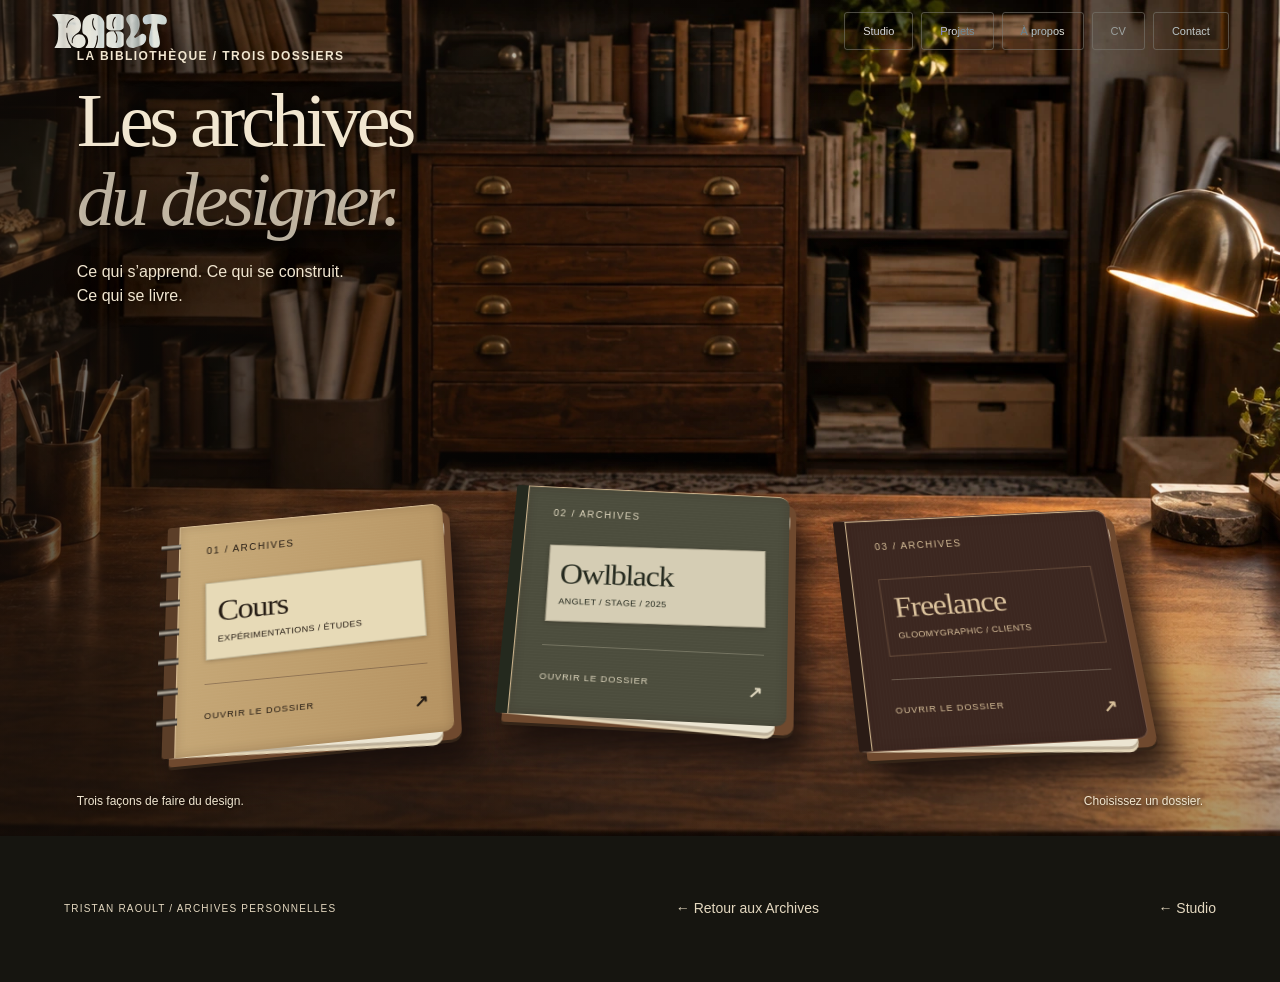
<file: outputs/V16_Studio/archives/index.html>
<!doctype html><html lang="fr"><head><meta charset="utf-8"><meta name="viewport" content="width=device-width,initial-scale=1"><meta name="color-scheme" content="dark light"><title>Archives - Tristan Raoult</title><link rel="stylesheet" href="../archives/archives.css"><script defer src="../archives/archives.js"></script><link rel="stylesheet" href="../shared/navigation.css"><script src="../shared/navigation.js" defer></script></head><body class="hub"><portfolio-header></portfolio-header><a class="skip" href="#main">Aller au contenu</a><header class="global-nav" data-legacy-navigation><a data-transition href="../#atelier">← Studio</a><span>TRISTAN RAOULT / ARCHIVES</span><a href="#dossiers">Les dossiers ↓</a></header><main id="main"><section class="archive-room"><div class="room-title"><p class="eyebrow">LA BIBLIOTHÈQUE / TROIS DOSSIERS</p><h1>Les archives<br><em>du designer.</em></h1><p>Ce qui s’apprend. Ce qui se construit.<br>Ce qui se livre.</p></div><div id="dossiers" class="file-table"><a class="physical-file notebook" data-transition href="../cours/"><span class="file-back"></span><span class="file-paper"><img src="../archives/assets/cours-slipknot-slippknot2-c176b5-1280.webp" srcset="../archives/assets/cours-slipknot-slippknot2-c176b5-640.webp 640w, ../archives/assets/cours-slipknot-slippknot2-c176b5-1280.webp 1280w, ../archives/assets/cours-slipknot-slippknot2-c176b5-1748.webp 1748w" sizes="(max-width:700px) 90vw, 50vw" width="1748" height="1240" loading="lazy" decoding="async" alt="Aperçu du dossier Cours" ></span><span class="file-cover"><span class="file-number">01 / ARCHIVES</span><span class="file-label"><strong>Cours</strong><small>EXPÉRIMENTATIONS / ÉTUDES</small></span><span class="file-rule"></span><span class="file-bottom">OUVRIR LE DOSSIER <b>↗</b></span></span><span class="spiral" aria-hidden="true"></span></a><a class="physical-file agency" data-transition href="../stage/"><span class="file-back"></span><span class="file-paper"><img src="../archives/assets/stage-pb-mockup-pc-66a268-1280.webp" srcset="../archives/assets/stage-pb-mockup-pc-66a268-640.webp 640w, ../archives/assets/stage-pb-mockup-pc-66a268-1280.webp 1280w, ../archives/assets/stage-pb-mockup-pc-66a268-2560.webp 2560w" sizes="(max-width:700px) 90vw, 50vw" width="3840" height="2160" loading="lazy" decoding="async" alt="Aperçu du dossier Owlblack" ></span><span class="file-cover"><span class="file-number">02 / ARCHIVES</span><span class="file-label"><strong>Owlblack</strong><small>ANGLET / STAGE / 2025</small></span><span class="file-rule"></span><span class="file-bottom">OUVRIR LE DOSSIER <b>↗</b></span></span></a><a class="physical-file client" data-transition href="../freelance/"><span class="file-back"></span><span class="file-paper"><img src="../archives/assets/freelance-hold-cd-page-1-1e3574-1280.webp" srcset="../archives/assets/freelance-hold-cd-page-1-1e3574-640.webp 640w, ../archives/assets/freelance-hold-cd-page-1-1e3574-1280.webp 1280w, ../archives/assets/freelance-hold-cd-page-1-1e3574-2560.webp 2560w" sizes="(max-width:700px) 90vw, 50vw" width="3339" height="2371" loading="lazy" decoding="async" alt="Aperçu du dossier Freelance" ></span><span class="file-cover"><span class="file-number">03 / ARCHIVES</span><span class="file-label"><strong>Freelance</strong><small>GLOOMYGRAPHIC / CLIENTS</small></span><span class="file-rule"></span><span class="file-bottom">OUVRIR LE DOSSIER <b>↗</b></span></span></a></div><p class="room-bottom">Trois façons de faire du design. <span>Choisissez un dossier.</span></p></section><footer><span>TRISTAN RAOULT / ARCHIVES PERSONNELLES</span><a data-transition href="../archives/">← Retour aux Archives</a><a data-transition href="../#atelier">← Studio</a></footer></main><dialog id="lightbox" aria-label="Consultation des travaux"><div class="lightbox-top"><span id="lightbox-caption"></span><a id="original-link" target="_blank" rel="noopener">Ouvrir le fichier ↗</a><button id="close-lightbox" aria-label="Fermer la visionneuse">Fermer ×</button></div><div class="lightbox-stage"><img id="lightbox-image" alt=""><p id="lightbox-status" role="status"></p></div><div class="lightbox-tools"><button id="previous" aria-label="Visuel précédent">←</button><span id="lightbox-count"></span><label>Zoom <input id="zoom" type="range" min="1" max="3" step=".25" value="1"></label><button id="next" aria-label="Visuel suivant">→</button></div></dialog><div class="page-shade" aria-hidden="true"></div></body></html>
</file>
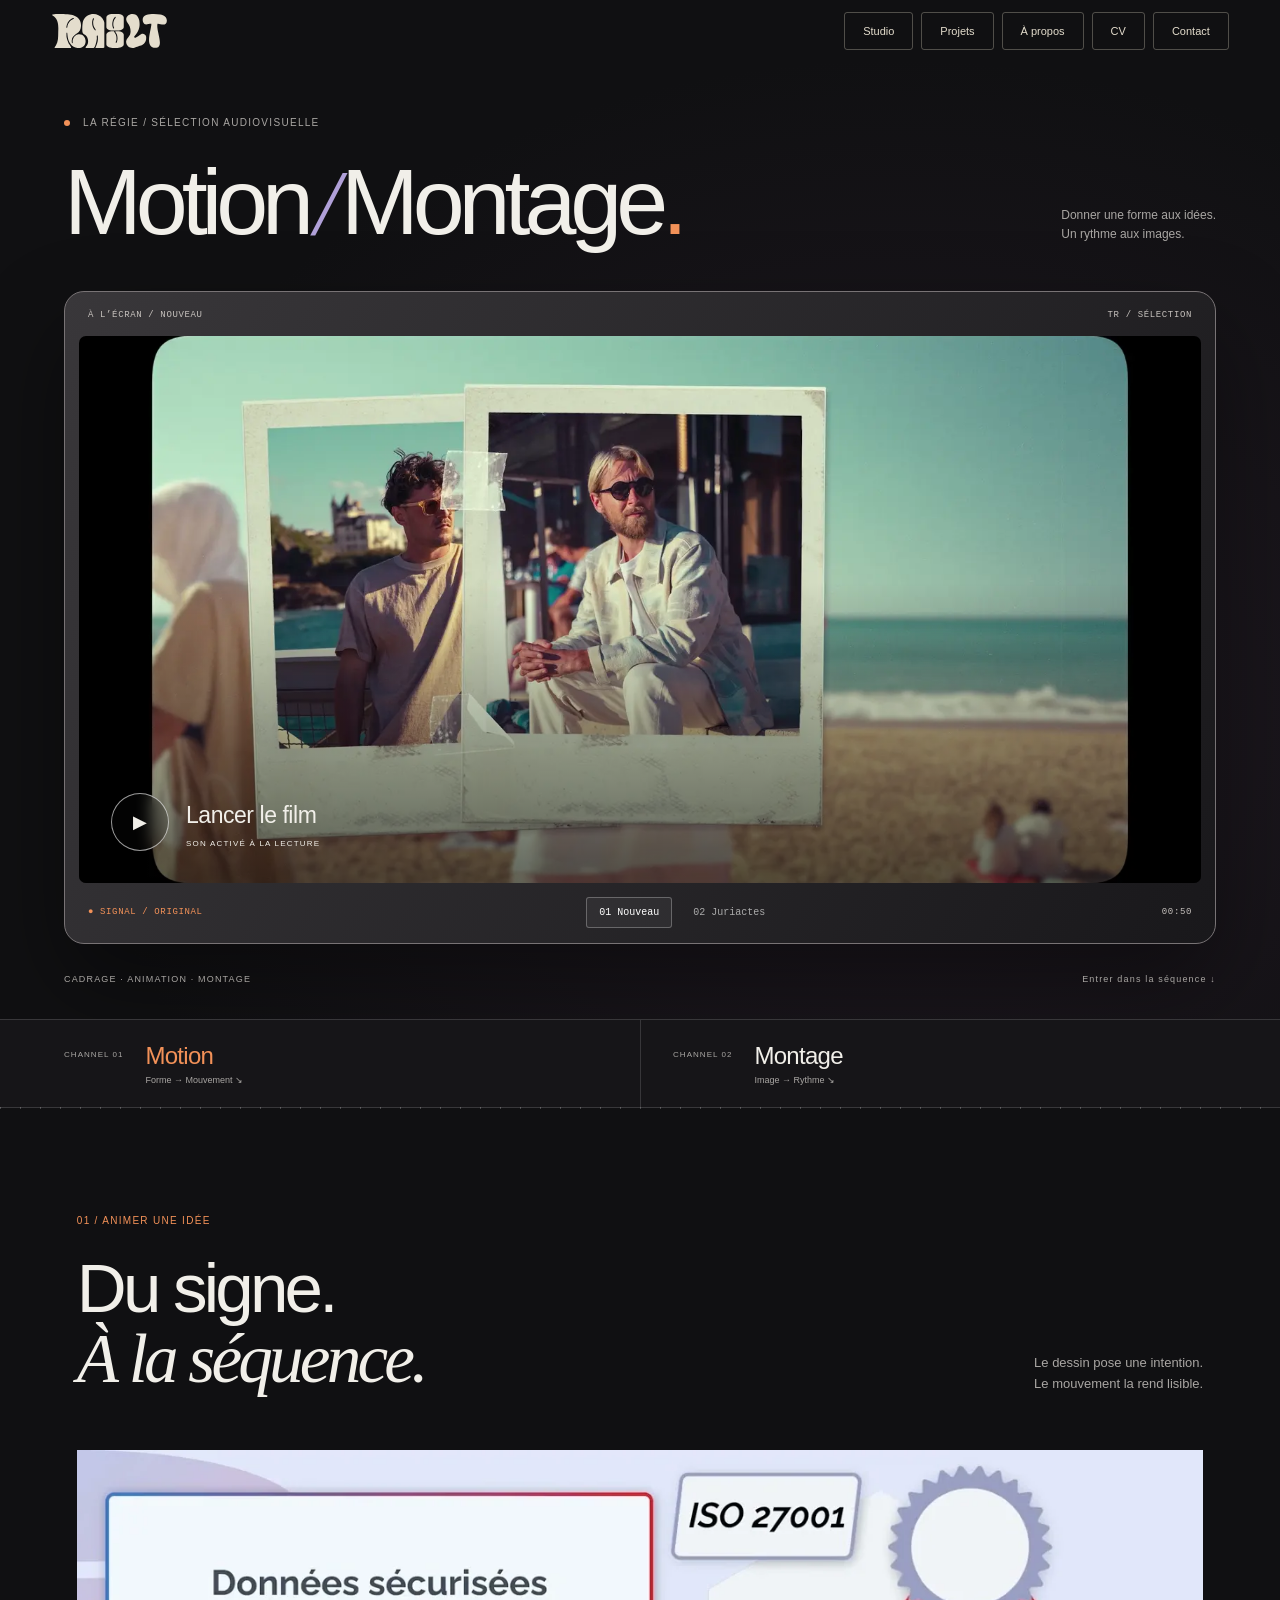
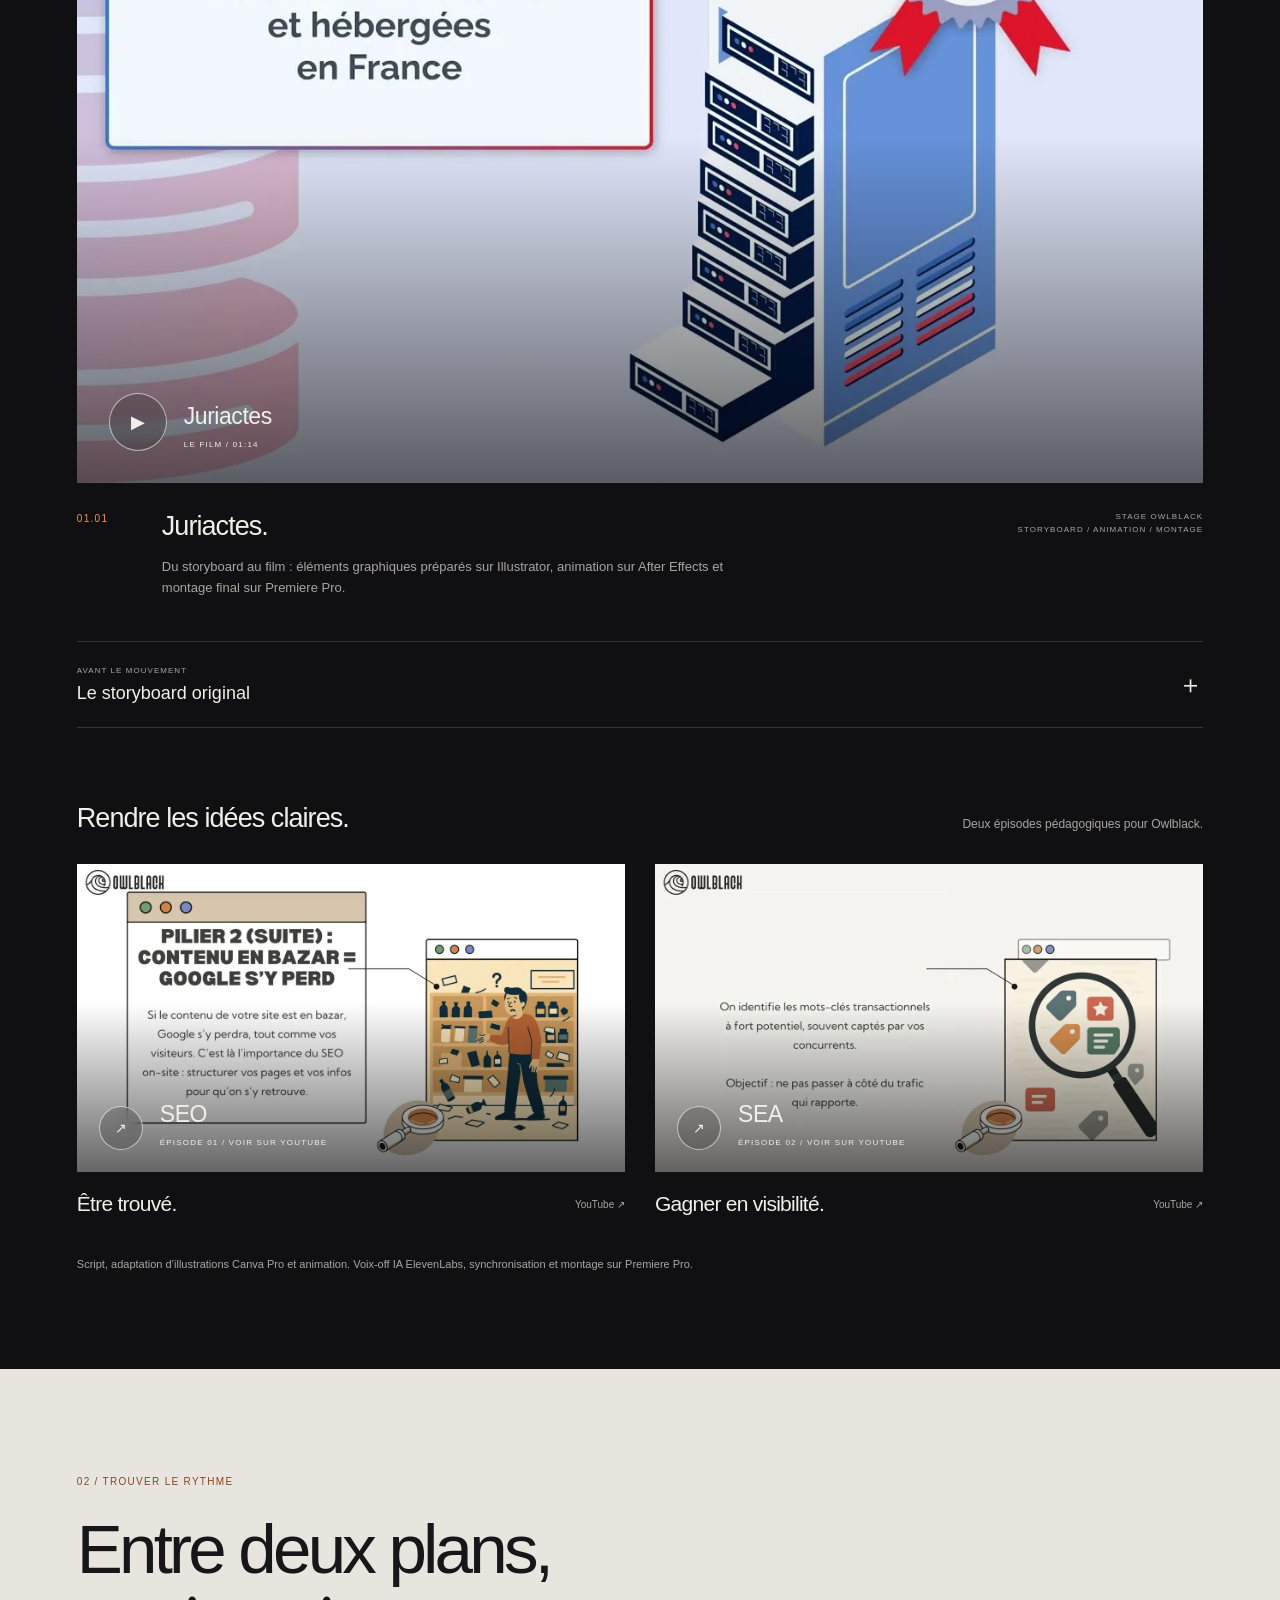
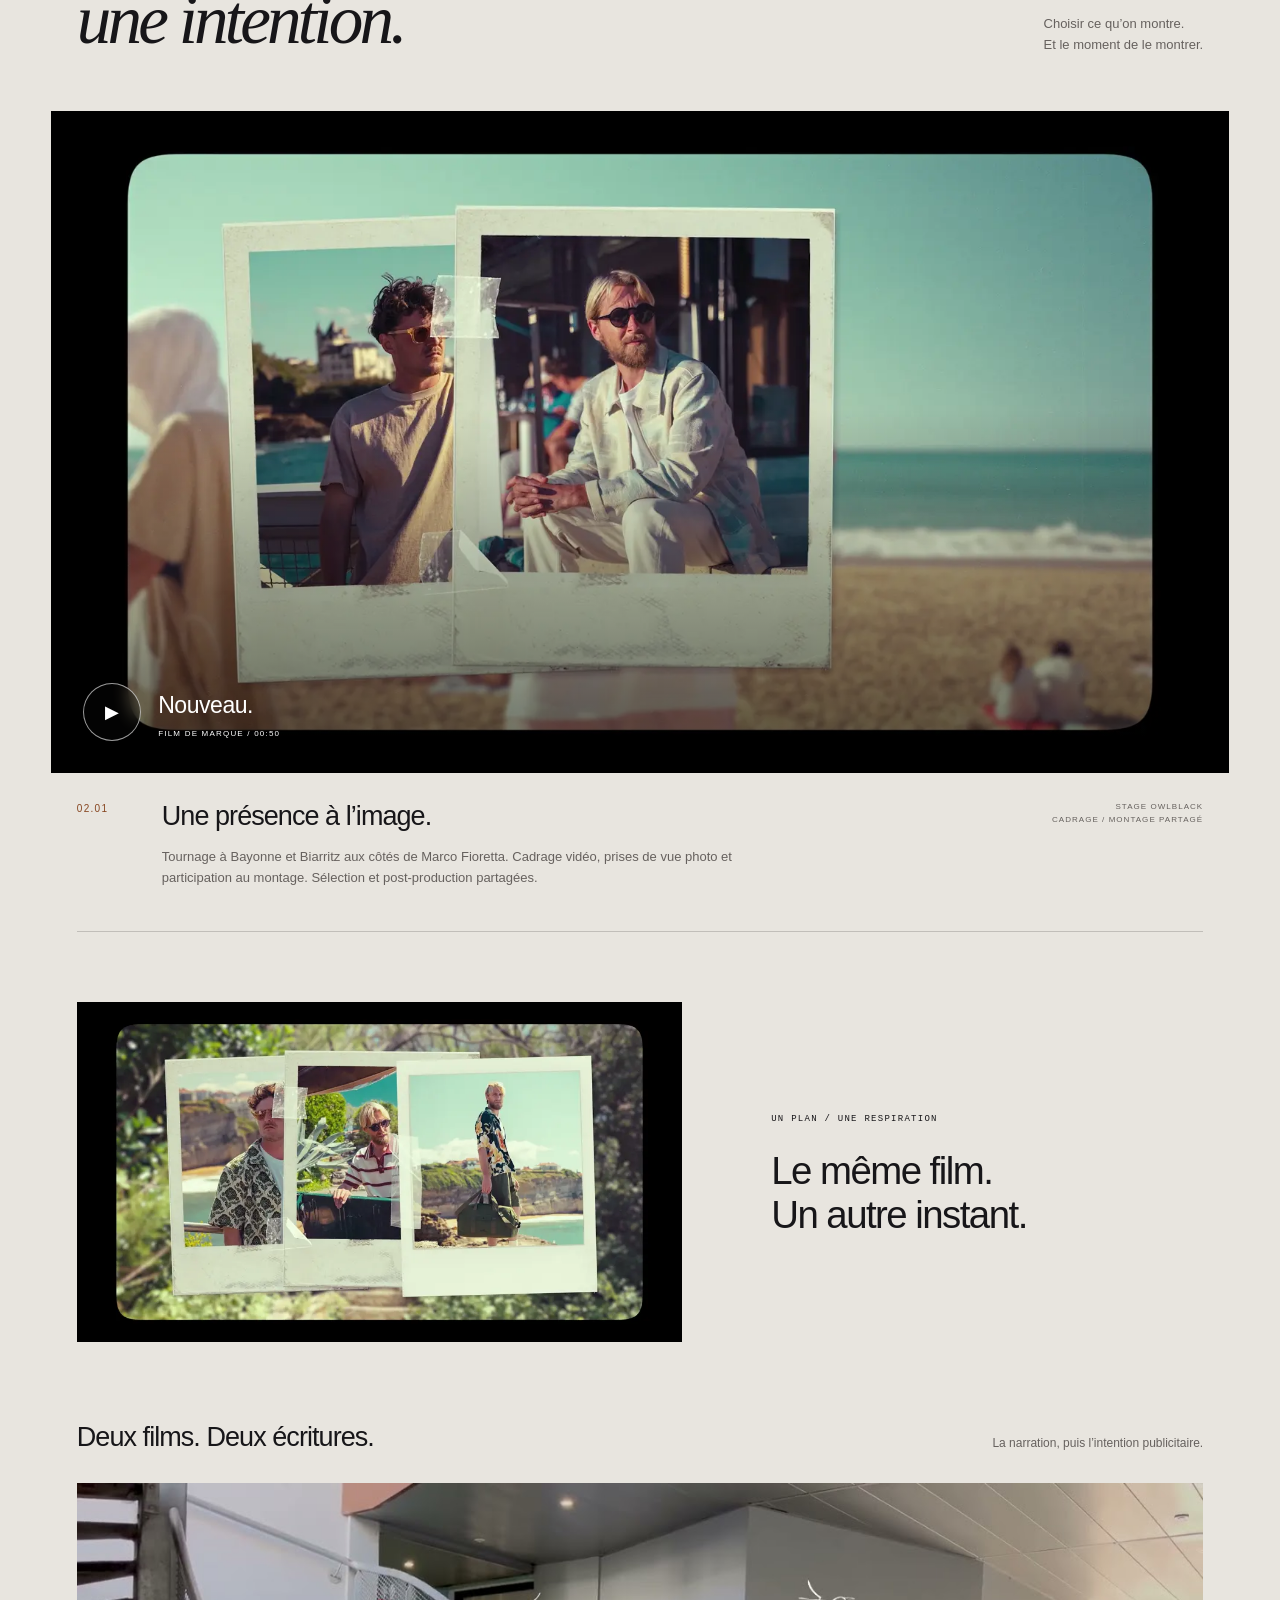
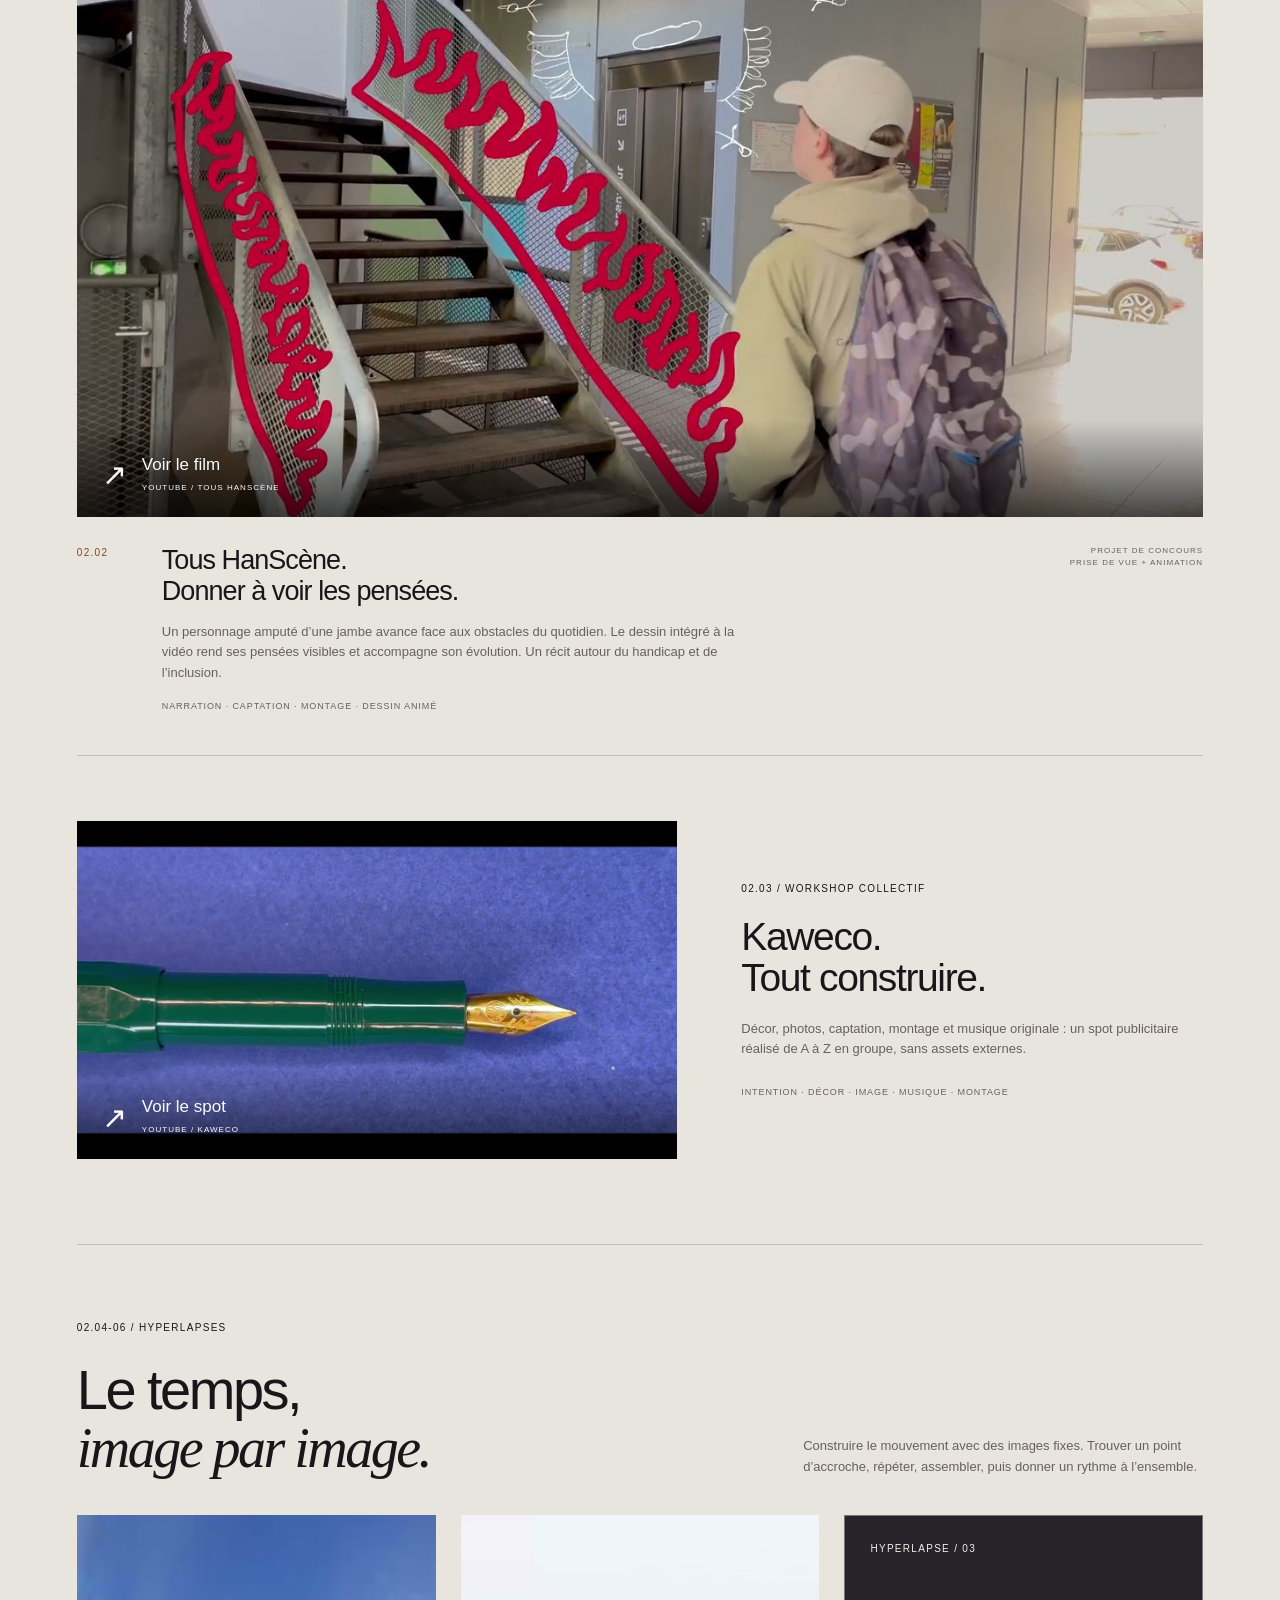
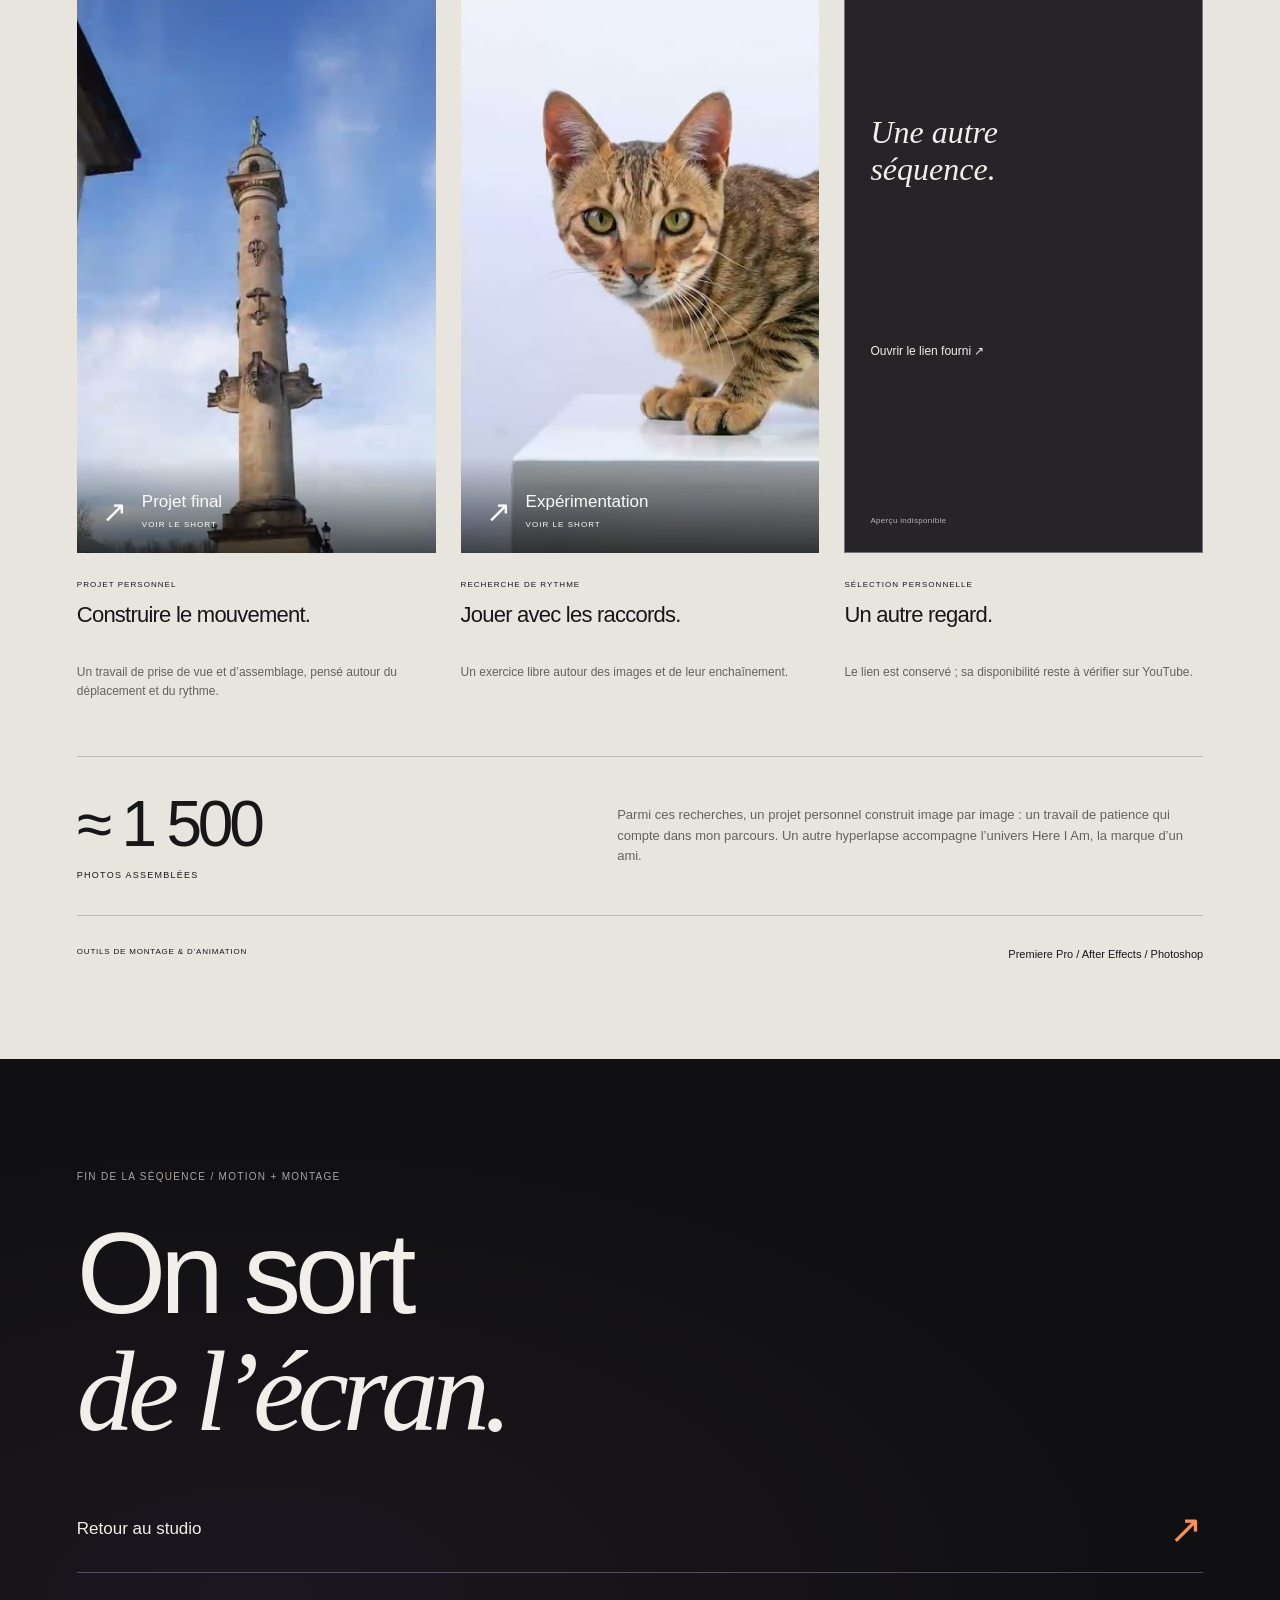
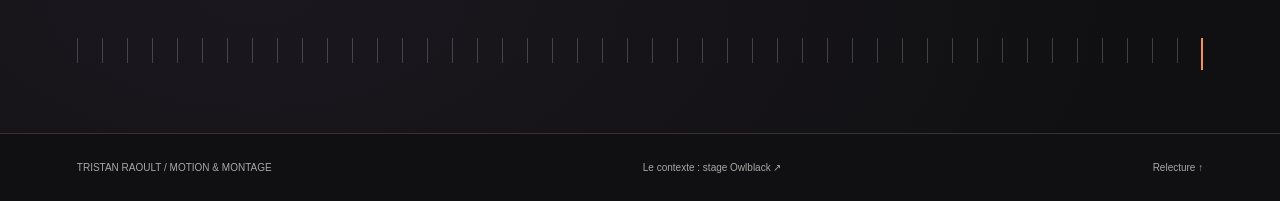
<file: outputs/V16_Studio/audiovisuel/index.html>
<!doctype html>
<html lang="fr"><head><meta charset="utf-8"><meta name="viewport" content="width=device-width,initial-scale=1"><meta name="color-scheme" content="dark"><title>Motion / Montage - Tristan Raoult</title><link rel="stylesheet" href="screen.css"><script defer src="screen.js"></script><link rel="stylesheet" href="../shared/navigation.css"><script src="../shared/navigation.js" defer></script></head>
<body><portfolio-header></portfolio-header><a class="skip" href="#motion">Aller aux projets</a><nav class="nav" data-legacy-navigation><a href="../#atelier">← Studio</a><span>TRISTAN RAOULT / IMAGE EN MOUVEMENT</span><a href="#montage">Les films ↘</a></nav>
<main><section class="hero" id="debut"><div class="hero-heading"><p class="eyebrow"><i></i> LA RÉGIE / SÉLECTION AUDIOVISUELLE</p><h1>Motion<span>/</span>Montage<span class="dot">.</span></h1><p>Donner une forme aux idées.<br>Un rythme aux images.</p></div>
<div class="monitor"><div class="monitor-top"><span id="screen-label">À L’ÉCRAN / NOUVEAU</span><span>TR / SÉLECTION</span></div><div class="screen" id="hero-screen" data-file="assets/nouveau.mp4" data-title="Nouveau" data-poster="assets/nouveau-poster.webp"><img src="assets/nouveau-poster.webp" alt="Une image du film Nouveau" width="1600" height="900" fetchpriority="high"><button class="play" aria-label="Lire Nouveau"><b>▶</b><span>Lancer le film<small>SON ACTIVÉ À LA LECTURE</small></span></button></div><div class="monitor-bottom"><span class="signal">● SIGNAL / ORIGINAL</span><div class="screen-switch" aria-label="Sélection du film"><button data-select="nouveau" aria-pressed="true">01 Nouveau</button><button data-select="juriactes" aria-pressed="false">02 Juriactes</button></div><span id="screen-time">00:50</span></div></div>
<div class="hero-foot"><span>CADRAGE · ANIMATION · MONTAGE</span><a href="#motion">Entrer dans la séquence ↓</a></div></section>
<nav class="channels" aria-label="Les deux univers"><a href="#motion" aria-current="true"><small>CHANNEL 01</small><strong>Motion</strong><span>Forme → Mouvement ↘</span></a><a href="#montage"><small>CHANNEL 02</small><strong>Montage</strong><span>Image → Rythme ↘</span></a><div class="track" aria-hidden="true"><i></i></div></nav>
<section class="chapter motion" id="motion"><header class="chapter-head"><p class="eyebrow">01 / ANIMER UNE IDÉE</p><h2>Du signe.<br><em>À la séquence.</em></h2><p>Le dessin pose une intention.<br>Le mouvement la rend lisible.</p></header>
<article class="feature"><div class="screen" data-file="assets/juriactes.mp4" data-title="Juriactes" data-poster="../archives/assets/motion-52db-kbgaxm-8d44ae-1280.webp"><img src="../archives/assets/motion-52db-kbgaxm-8d44ae-1280.webp" alt="Juriactes, animation finale" width="1280" height="720" loading="lazy"><button class="play" aria-label="Lire Juriactes"><b>▶</b><span>Juriactes<small>LE FILM / 01:14</small></span></button></div><div class="project-info"><span class="index">01.01</span><div><h3>Juriactes.</h3><p>Du storyboard au film : éléments graphiques préparés sur Illustrator, animation sur After Effects et montage final sur Premiere Pro.</p></div><span class="credit">STAGE OWLBLACK<br>STORYBOARD / ANIMATION / MONTAGE</span></div></article>
<details class="process"><summary><span><small>AVANT LE MOUVEMENT</small>Le storyboard original</span><b>＋</b></summary><figure><a href="../archives/assets/stage-juriactes-soryboard-300x-e6e3d7-2560.webp" target="_blank"><img src="../archives/assets/stage-juriactes-soryboard-300x-e6e3d7-1280.webp" loading="lazy" alt="Storyboard Juriactes : scènes et éléments graphiques" width="1280" height="876"></a><figcaption>Scènes, éléments et enchaînements. Ouvrir la planche pour l’examiner ↗</figcaption></figure></details>
<div class="series-heading"><h3>Rendre les idées claires.</h3><p>Deux épisodes pédagogiques pour Owlblack.</p></div><div class="duo">
<article><div class="screen" data-youtube="T8DZan8TlRE" data-title="Le SEO expliqué"><img src="../archives/assets/motion-t8dzan8tlre-d76acb-1280.webp" alt="Le SEO expliqué par Owlblack" width="1280" height="720" loading="lazy"><a class="play" href="https://www.youtube.com/watch?v=T8DZan8TlRE" target="_blank" rel="noopener" aria-label="Voir Le SEO expliqué sur YouTube"><b>↗</b><span>SEO<small>ÉPISODE 01 / VOIR SUR YOUTUBE</small></span></a></div><div class="mini-info"><h3>Être trouvé.</h3><a href="https://www.youtube.com/watch?v=T8DZan8TlRE" target="_blank" rel="noopener">YouTube ↗</a></div></article>
<article><div class="screen" data-youtube="XssHQL3-gnk" data-title="Le SEA expliqué"><img src="../archives/assets/motion-xsshql3-gnk-70b0f8-1280.webp" alt="Le SEA expliqué par Owlblack" width="1280" height="720" loading="lazy"><a class="play" href="https://www.youtube.com/watch?v=XssHQL3-gnk" target="_blank" rel="noopener" aria-label="Voir Le SEA expliqué sur YouTube"><b>↗</b><span>SEA<small>ÉPISODE 02 / VOIR SUR YOUTUBE</small></span></a></div><div class="mini-info"><h3>Gagner en visibilité.</h3><a href="https://www.youtube.com/watch?v=XssHQL3-gnk" target="_blank" rel="noopener">YouTube ↗</a></div></article></div><p class="source-note">Script, adaptation d’illustrations Canva Pro et animation. Voix-off IA ElevenLabs, synchronisation et montage sur Premiere Pro.</p></section>
<section class="chapter montage" id="montage"><header class="chapter-head"><p class="eyebrow">02 / TROUVER LE RYTHME</p><h2>Entre deux plans,<br><em>une intention.</em></h2><p>Choisir ce qu’on montre.<br>Et le moment de le montrer.</p></header><article><div class="screen cinema" data-file="assets/nouveau.mp4" data-title="Nouveau" data-poster="assets/nouveau-poster.webp"><img src="assets/nouveau-poster.webp" loading="lazy" width="1600" height="900" alt="Nouveau, film de marque"><button class="play" aria-label="Lire le film Nouveau"><b>▶</b><span>Nouveau.<small>FILM DE MARQUE / 00:50</small></span></button></div><div class="project-info"><span class="index">02.01</span><div><h3>Une présence à l’image.</h3><p>Tournage à Bayonne et Biarritz aux côtés de Marco Fioretta. Cadrage vidéo, prises de vue photo et participation au montage. Sélection et post-production partagées.</p></div><span class="credit">STAGE OWLBLACK<br>CADRAGE / MONTAGE PARTAGÉ</span></div></article><figure class="cut"><img src="assets/nouveau-cut.webp" width="1000" height="563" loading="lazy" alt="Un autre plan du film Nouveau"><figcaption><span>UN PLAN / UNE RESPIRATION</span><p>Le même film.<br>Un autre instant.</p></figcaption></figure>
<div class="edit-projects"><header class="series-heading"><h3>Deux films. Deux écritures.</h3><p>La narration, puis l’intention publicitaire.</p></header>
<article class="story-film"><a class="film-link" href="https://youtu.be/qIxzh7ci9qM" target="_blank" rel="noopener" aria-label="Voir Tous HanScène sur YouTube"><img src="assets/qIxzh7ci9qM.jpg" width="1280" height="720" loading="lazy" alt="Tous HanScène : des flammes dessinées sur les escaliers et des ailes autour de l’ascenseur"><span class="external-play">↗ <span>Voir le film<small>YOUTUBE / TOUS HANSCÈNE</small></span></span></a><div class="project-info"><span class="index">02.02</span><div><h3>Tous HanScène.<br>Donner à voir les pensées.</h3><p>Un personnage amputé d’une jambe avance face aux obstacles du quotidien. Le dessin intégré à la vidéo rend ses pensées visibles et accompagne son évolution. Un récit autour du handicap et de l’inclusion.</p><p class="skills">NARRATION · CAPTATION · MONTAGE · DESSIN ANIMÉ</p></div><span class="credit">PROJET DE CONCOURS<br>PRISE DE VUE + ANIMATION</span></div></article>
<article class="ad-film"><a class="film-link" href="https://youtu.be/9QkmyyjBZKE" target="_blank" rel="noopener" aria-label="Voir la publicité Kaweco sur YouTube"><img src="assets/9QkmyyjBZKE.jpg" width="1280" height="720" loading="lazy" alt="Image originale de la publicité Kaweco réalisée en workshop"><span class="external-play">↗ <span>Voir le spot<small>YOUTUBE / KAWECO</small></span></span></a><div><p class="eyebrow">02.03 / WORKSHOP COLLECTIF</p><h3>Kaweco.<br>Tout construire.</h3><p>Décor, photos, captation, montage et musique originale : un spot publicitaire réalisé de A à Z en groupe, sans assets externes.</p><p class="skills">INTENTION · DÉCOR · IMAGE · MUSIQUE · MONTAGE</p></div></article></div>
<section class="hyperlapses" id="hyperlapses"><header><p class="eyebrow">02.04-06 / HYPERLAPSES</p><h3>Le temps,<br><em>image par image.</em></h3><p>Construire le mouvement avec des images fixes. Trouver un point d’accroche, répéter, assembler, puis donner un rythme à l’ensemble.</p></header><div class="hyper-grid">
<article class="hyper-feature"><a class="hyper-image film-link" href="https://youtube.com/shorts/Z2HNsPxic70" target="_blank" rel="noopener" aria-label="Voir l’hyperlapse Projet final sur YouTube"><img src="assets/Z2HNsPxic70-large.jpg" width="1280" height="720" loading="lazy" alt="Hyperlapse : une colonne à Bordeaux vue en contre-plongée"><span class="external-play">↗ <span>Projet final<small>VOIR LE SHORT</small></span></span></a><div class="hyper-caption"><span class="eyebrow">PROJET PERSONNEL</span><h4>Construire le mouvement.</h4><p>Un travail de prise de vue et d’assemblage, pensé autour du déplacement et du rythme.</p></div></article>
<article><a class="hyper-image film-link" href="https://youtube.com/shorts/4BNwfqb_udI" target="_blank" rel="noopener" aria-label="Voir l’hyperlapse expérimental sur YouTube"><img src="assets/4BNwfqb_udI-large.jpg" width="1280" height="720" loading="lazy" alt="Image originale du Short expérimental testfashcut1"><span class="external-play">↗ <span>Expérimentation<small>VOIR LE SHORT</small></span></span></a><div class="hyper-caption"><span class="eyebrow">RECHERCHE DE RYTHME</span><h4>Jouer avec les raccords.</h4><p>Un exercice libre autour des images et de leur enchaînement.</p></div></article>
<article><a class="hyper-image unavailable" href="https://youtube.com/shorts/OwP9ZfeMPWU" target="_blank" rel="noopener"><span class="eyebrow">HYPERLAPSE / 03</span><strong>Une autre<br>séquence.</strong><span>Ouvrir le lien fourni ↗</span><small>Aperçu indisponible</small></a><div class="hyper-caption"><span class="eyebrow">SÉLECTION PERSONNELLE</span><h4>Un autre regard.</h4><p>Le lien est conservé ; sa disponibilité reste à vérifier sur YouTube.</p></div></article>
</div><div class="patience"><strong>≈ 1 500<span>PHOTOS ASSEMBLÉES</span></strong><p>Parmi ces recherches, un projet personnel construit image par image : un travail de patience qui compte dans mon parcours. Un autre hyperlapse accompagne l’univers Here I Am, la marque d’un ami.</p></div><p class="tools-line">OUTILS DE MONTAGE & D’ANIMATION <span>Premiere Pro / After Effects / Photoshop</span></p></section>
</section>
<section class="end"><p class="eyebrow">FIN DE LA SÉQUENCE / MOTION + MONTAGE</p><h2>On sort<br><em>de l’écran.</em></h2><a href="../#atelier">Retour au studio <span>↗</span></a><div class="end-line" aria-hidden="true"><i></i></div></section></main><footer><span>TRISTAN RAOULT / MOTION & MONTAGE</span><a href="../stage/">Le contexte : stage Owlblack ↗</a><a href="#debut">Relecture ↑</a></footer><p class="status" role="status"></p></body></html>
</file>
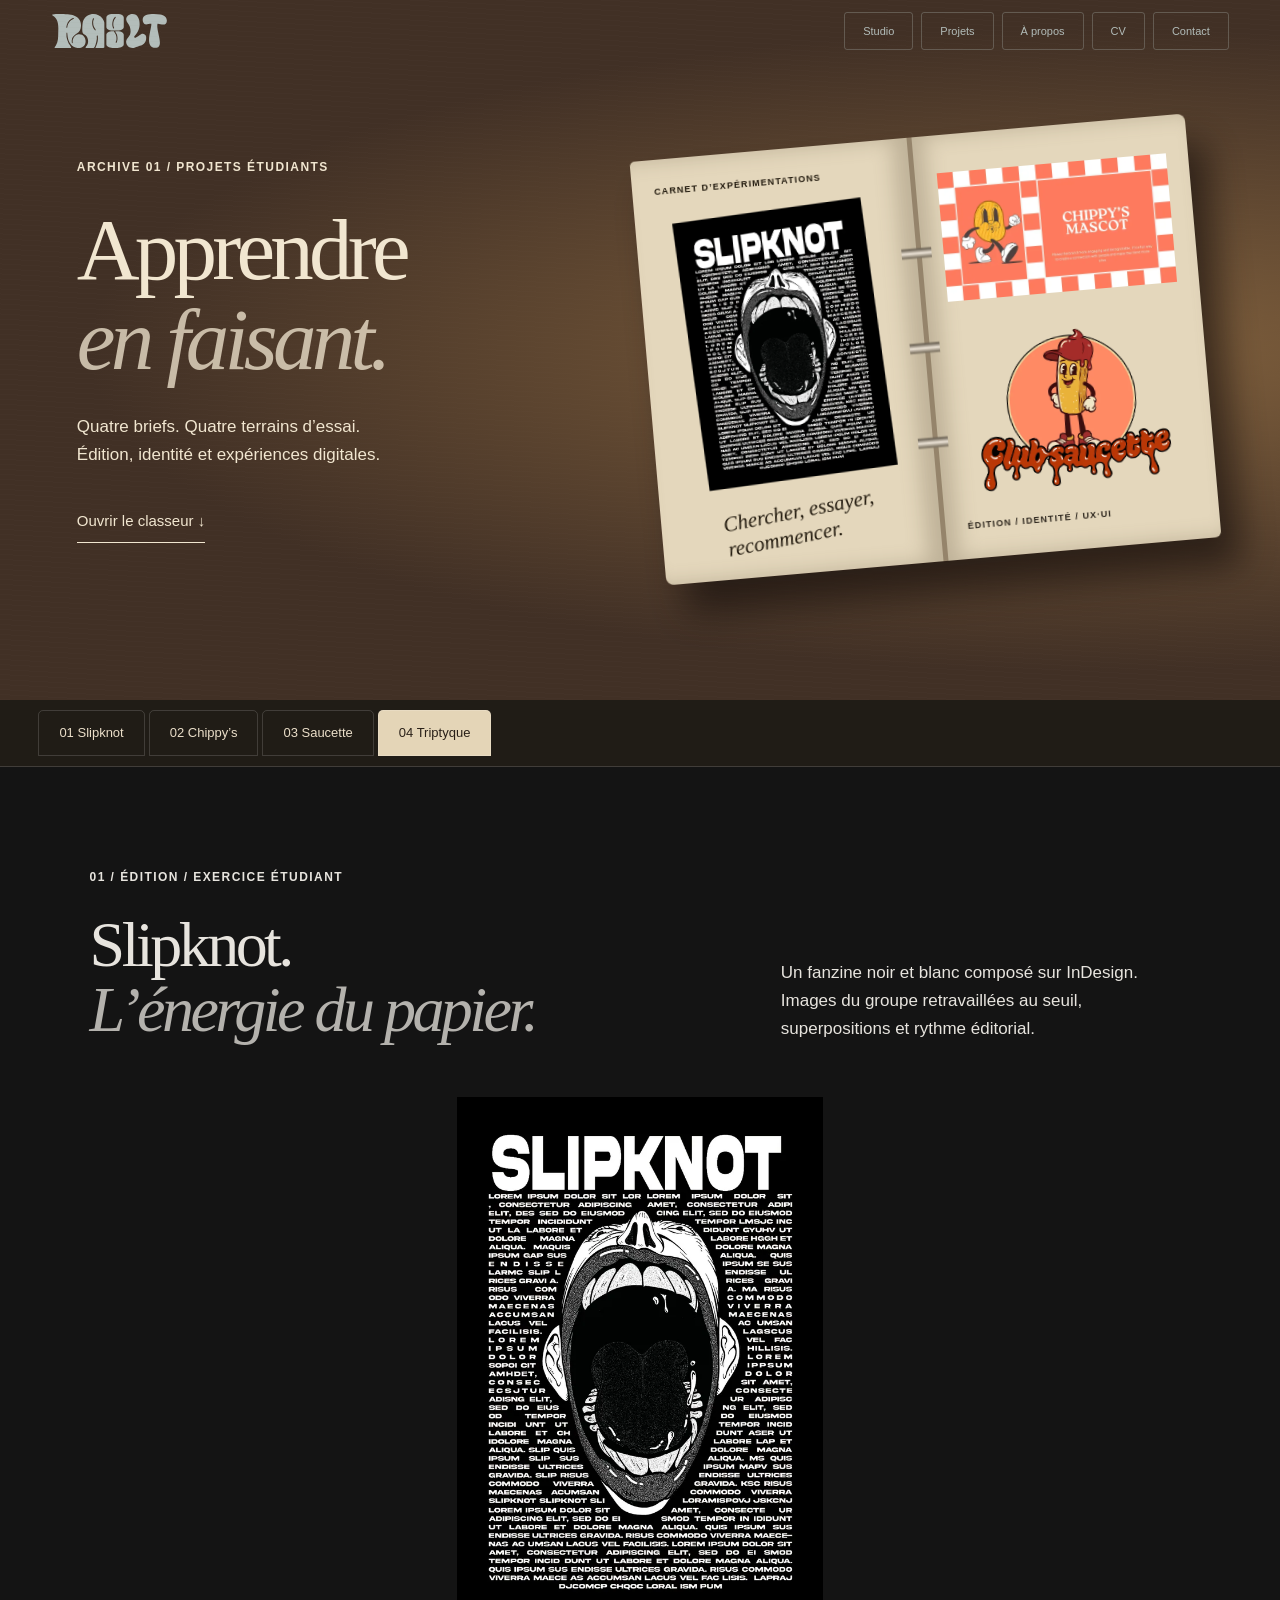
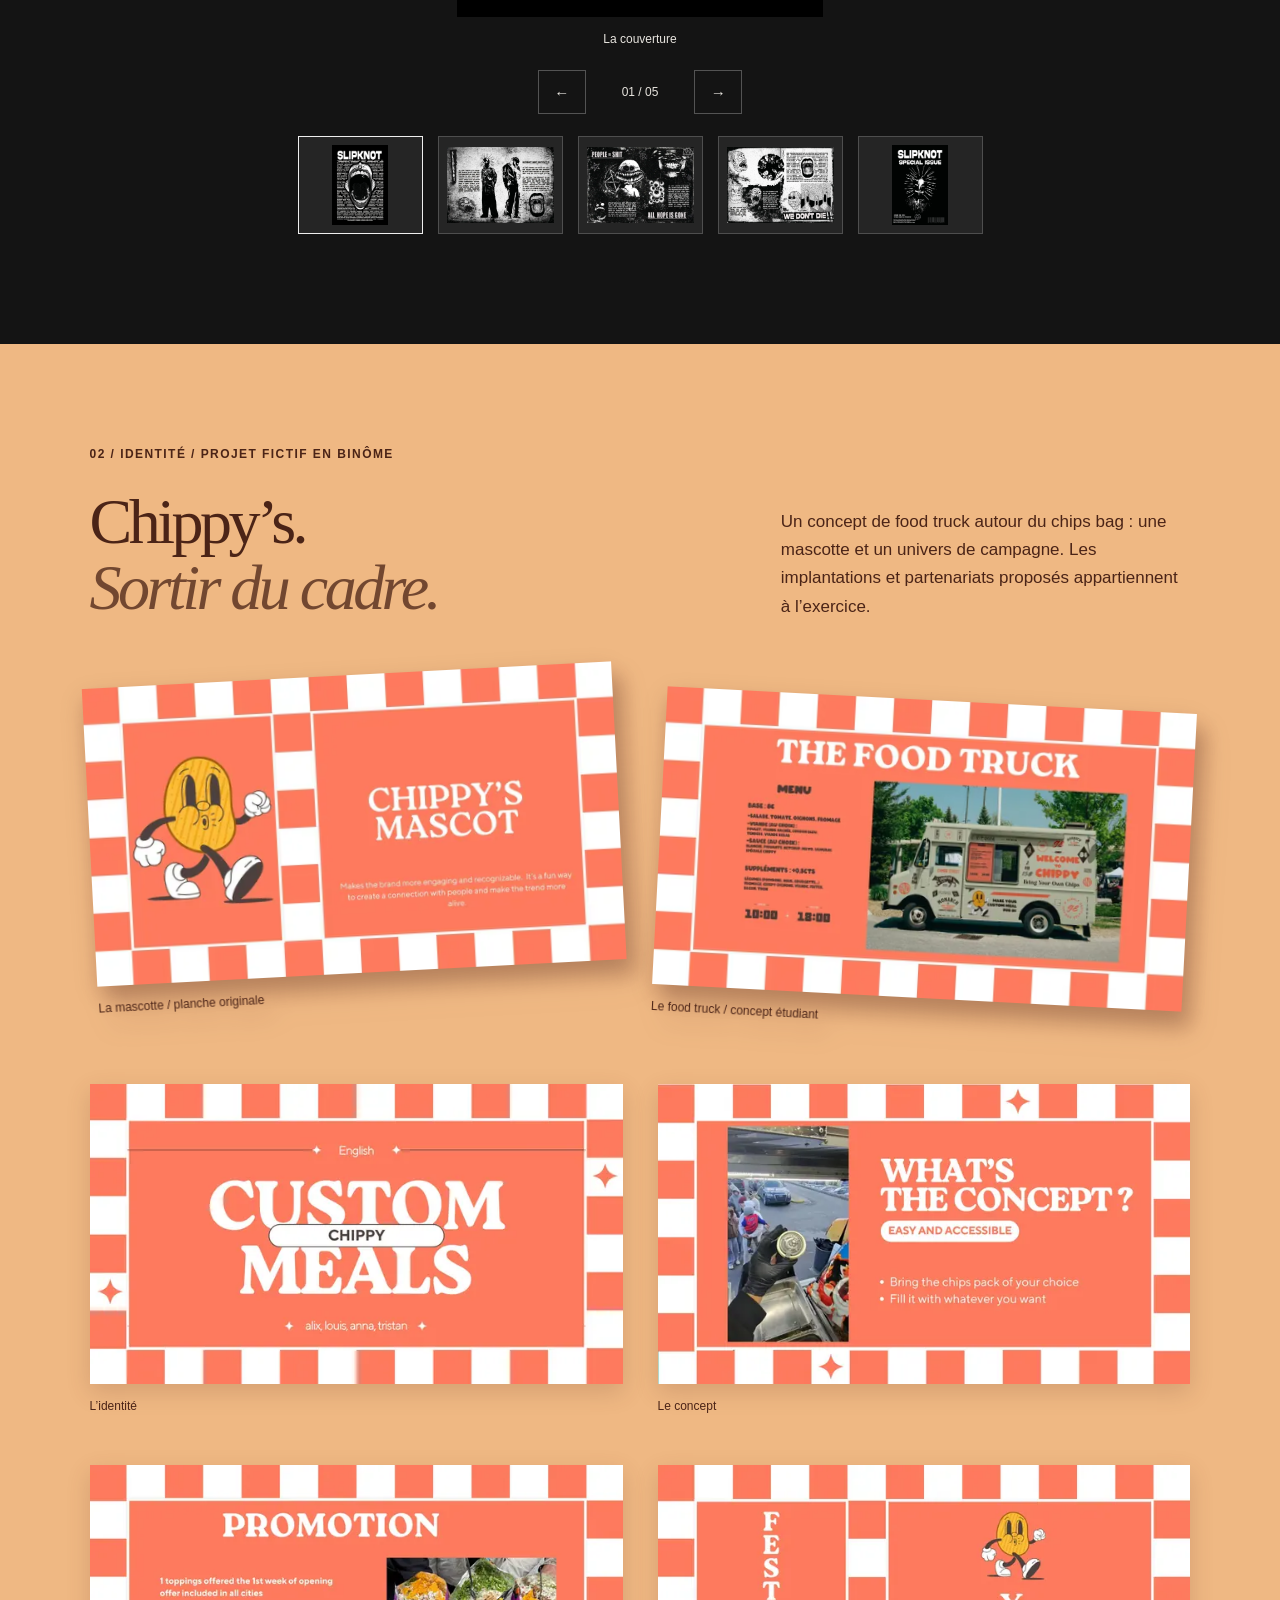
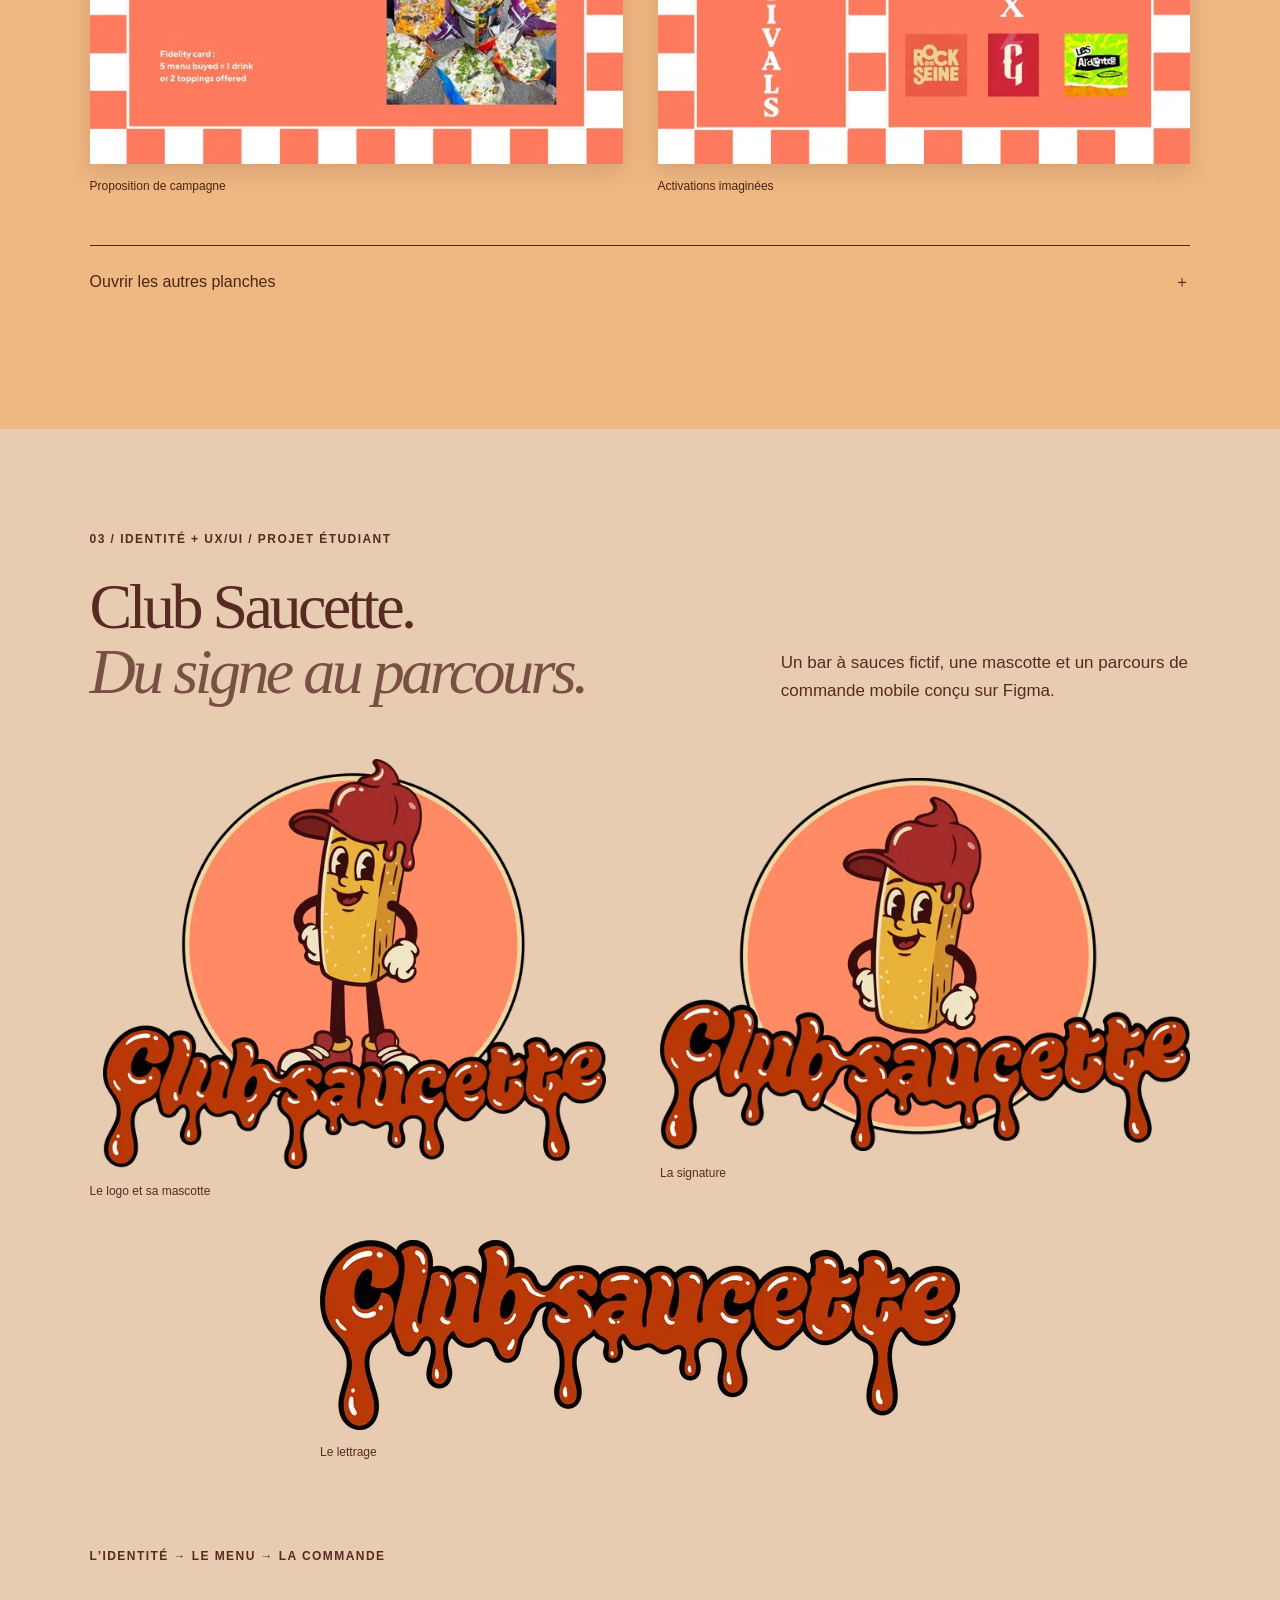
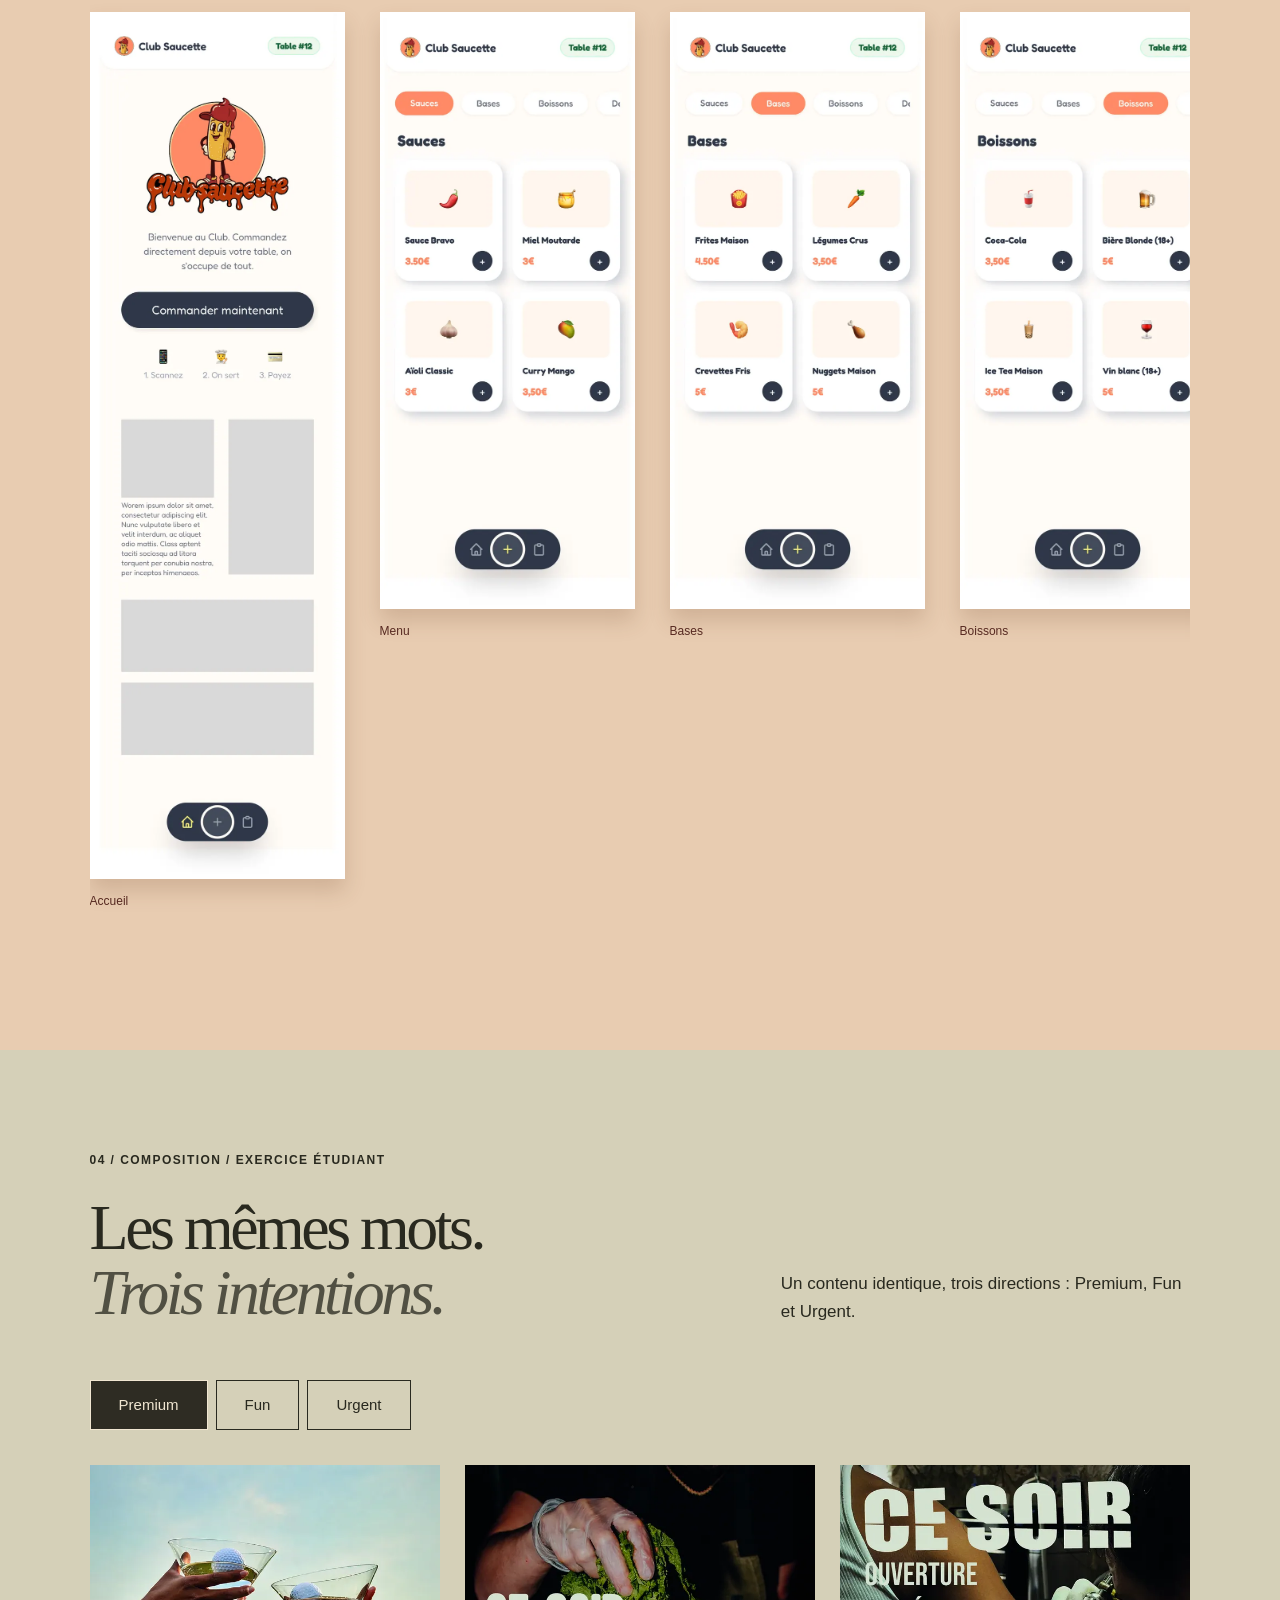
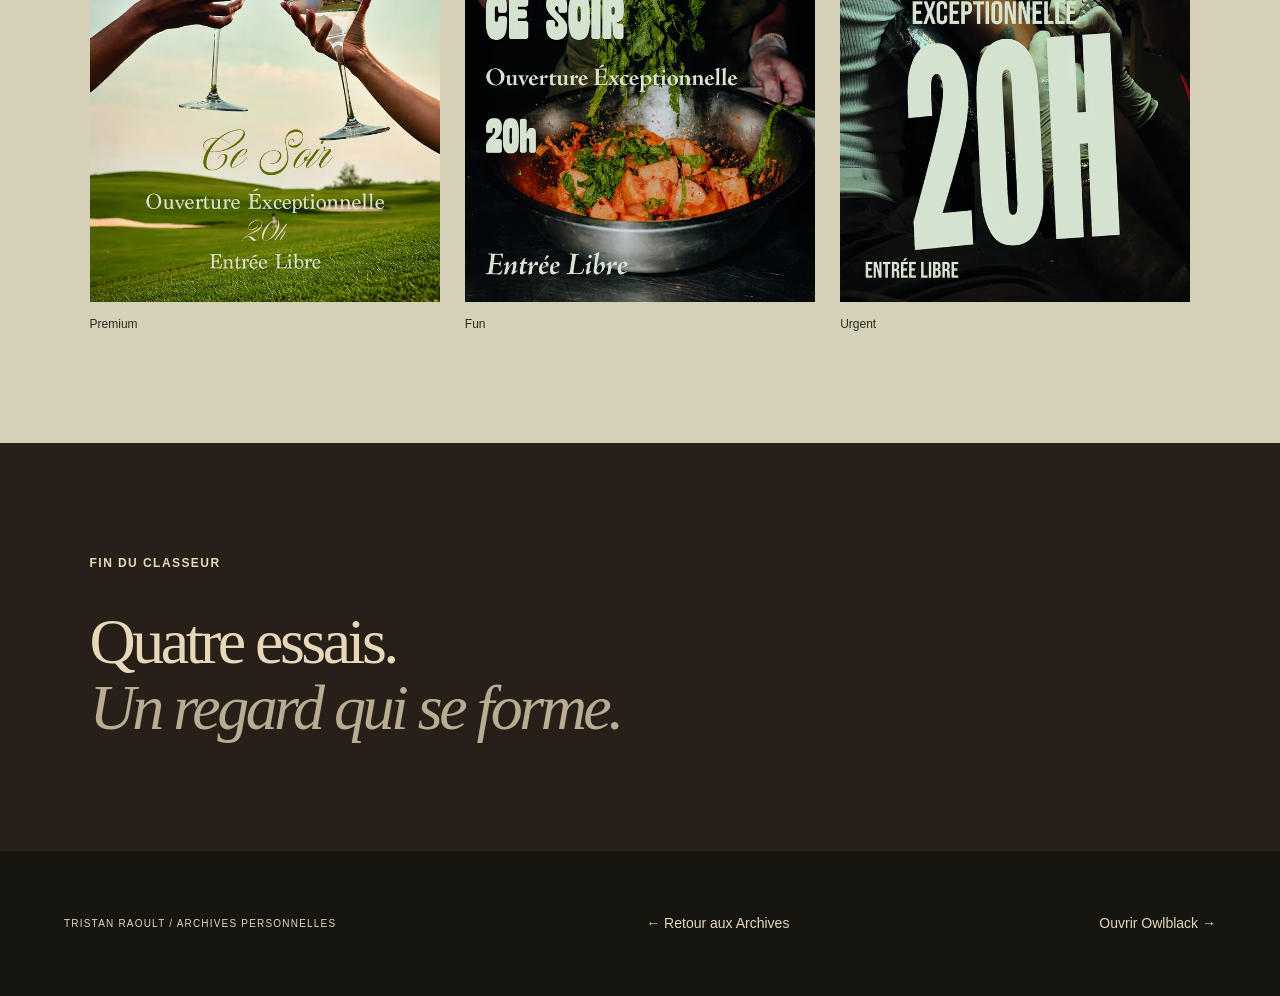
<file: outputs/V16_Studio/cours/index.html>
<!doctype html><html lang="fr"><head><meta charset="utf-8"><meta name="viewport" content="width=device-width,initial-scale=1"><meta name="color-scheme" content="dark light"><title>Cours - Tristan Raoult</title><link rel="stylesheet" href="../archives/archives.css"><script defer src="../archives/archives.js"></script><link rel="stylesheet" href="../shared/navigation.css"><script src="../shared/navigation.js" defer></script></head><body class="course"><portfolio-header></portfolio-header><a class="skip" href="#main">Aller au contenu</a><header class="global-nav" data-legacy-navigation><a data-transition href="../archives/">← Archives</a><span>TRISTAN RAOULT / COURS</span><a href="#sommaire">Sommaire ↓</a></header><main id="main"><section class="course-hero"><div><p class="eyebrow">ARCHIVE 01 / PROJETS ÉTUDIANTS</p><h1>Apprendre<br><em>en faisant.</em></h1><p class="intro">Quatre briefs. Quatre terrains d’essai.<br>Édition, identité et expériences digitales.</p><a class="text-link" href="#slipknot">Ouvrir le classeur ↓</a></div><div class="open-book"><span class="binder-rings" aria-hidden="true"></span><div class="book-left"><span class="eyebrow">CARNET D’EXPÉRIMENTATIONS</span><img src="../archives/assets/cours-slipknot-slippknot-11d8ec-874.webp" srcset="../archives/assets/cours-slipknot-slippknot-11d8ec-640.webp 640w, ../archives/assets/cours-slipknot-slippknot-11d8ec-874.webp 874w" sizes="(max-width:700px) 90vw, 50vw" width="874" height="1240" loading="eager" fetchpriority="high" decoding="async" alt="Fanzine étudiant Slipknot" ><span class="scribble">Chercher, essayer,<br>recommencer.</span></div><div class="book-right"><img src="../archives/assets/chippys-5-2e0733-1280.webp" srcset="../archives/assets/chippys-5-2e0733-640.webp 640w, ../archives/assets/chippys-5-2e0733-1280.webp 1280w, ../archives/assets/chippys-5-2e0733-1920.webp 1920w" sizes="(max-width:700px) 90vw, 50vw" width="1920" height="1080" loading="eager" decoding="async" alt="Chippy’s : mascotte du projet fictif" ><img src="../archives/assets/saucette-sauce-logo-243964-1280.webp" srcset="../archives/assets/saucette-sauce-logo-243964-640.webp 640w, ../archives/assets/saucette-sauce-logo-243964-1280.webp 1280w, ../archives/assets/saucette-sauce-logo-243964-2394.webp 2394w" sizes="(max-width:700px) 90vw, 50vw" width="2394" height="1952" loading="eager" decoding="async" alt="Identité du projet étudiant Club Saucette" ><span class="eyebrow">ÉDITION / IDENTITÉ / UX·UI</span></div></div></section><div id="sommaire"><nav class="chapter-tabs" aria-label="Chapitres"><a href="#slipknot">01 Slipknot</a><a href="#chippys">02 Chippy’s</a><a href="#saucette">03 Saucette</a><a href="#triptyque">04 Triptyque</a></nav></div>
<section id="slipknot" class="chapter slipknot"><div class="section-heading"><p class="eyebrow">01 / ÉDITION / EXERCICE ÉTUDIANT</p><h2>Slipknot.<br><em>L’énergie du papier.</em></h2><p class="intro">Un fanzine noir et blanc composé sur InDesign. Images du groupe retravaillées au seuil, superpositions et rythme éditorial.</p></div><div class="folio" data-folio><div class="folio-pages"><div class="folio-page" ><figure class="art "><button data-media="../archives/assets/cours-slipknot-slippknot-11d8ec-874.webp" data-caption="La couverture" aria-label="Agrandir : La couverture"><img src="../archives/assets/cours-slipknot-slippknot-11d8ec-874.webp" srcset="../archives/assets/cours-slipknot-slippknot-11d8ec-640.webp 640w, ../archives/assets/cours-slipknot-slippknot-11d8ec-874.webp 874w" sizes="(max-width:700px) 90vw, 50vw" width="874" height="1240" loading="lazy" decoding="async" alt="La couverture" ><span class="magnify" aria-hidden="true">↗</span></button><figcaption>La couverture</figcaption></figure></div><div class="folio-page" hidden><figure class="art "><button data-media="../archives/assets/cours-slipknot-slippknot2-c176b5-1748.webp" data-caption="Double page 02 - 03" aria-label="Agrandir : Double page 02 - 03"><img src="../archives/assets/cours-slipknot-slippknot2-c176b5-1280.webp" srcset="../archives/assets/cours-slipknot-slippknot2-c176b5-640.webp 640w, ../archives/assets/cours-slipknot-slippknot2-c176b5-1280.webp 1280w, ../archives/assets/cours-slipknot-slippknot2-c176b5-1748.webp 1748w" sizes="(max-width:700px) 90vw, 50vw" width="1748" height="1240" loading="lazy" decoding="async" alt="Double page 02 - 03" ><span class="magnify" aria-hidden="true">↗</span></button><figcaption>Double page 02 - 03</figcaption></figure></div><div class="folio-page" hidden><figure class="art "><button data-media="../archives/assets/cours-slipknot-slippknot3-b34534-1748.webp" data-caption="Double page 04 - 05" aria-label="Agrandir : Double page 04 - 05"><img src="../archives/assets/cours-slipknot-slippknot3-b34534-1280.webp" srcset="../archives/assets/cours-slipknot-slippknot3-b34534-640.webp 640w, ../archives/assets/cours-slipknot-slippknot3-b34534-1280.webp 1280w, ../archives/assets/cours-slipknot-slippknot3-b34534-1748.webp 1748w" sizes="(max-width:700px) 90vw, 50vw" width="1748" height="1240" loading="lazy" decoding="async" alt="Double page 04 - 05" ><span class="magnify" aria-hidden="true">↗</span></button><figcaption>Double page 04 - 05</figcaption></figure></div><div class="folio-page" hidden><figure class="art "><button data-media="../archives/assets/cours-slipknot-slippknot4-a56d93-1748.webp" data-caption="Double page 06 - 07" aria-label="Agrandir : Double page 06 - 07"><img src="../archives/assets/cours-slipknot-slippknot4-a56d93-1280.webp" srcset="../archives/assets/cours-slipknot-slippknot4-a56d93-640.webp 640w, ../archives/assets/cours-slipknot-slippknot4-a56d93-1280.webp 1280w, ../archives/assets/cours-slipknot-slippknot4-a56d93-1748.webp 1748w" sizes="(max-width:700px) 90vw, 50vw" width="1748" height="1240" loading="lazy" decoding="async" alt="Double page 06 - 07" ><span class="magnify" aria-hidden="true">↗</span></button><figcaption>Double page 06 - 07</figcaption></figure></div><div class="folio-page" hidden><figure class="art "><button data-media="../archives/assets/cours-slipknot-slippknot5-ce63e6-874.webp" data-caption="La quatrième de couverture" aria-label="Agrandir : La quatrième de couverture"><img src="../archives/assets/cours-slipknot-slippknot5-ce63e6-874.webp" srcset="../archives/assets/cours-slipknot-slippknot5-ce63e6-640.webp 640w, ../archives/assets/cours-slipknot-slippknot5-ce63e6-874.webp 874w" sizes="(max-width:700px) 90vw, 50vw" width="874" height="1240" loading="lazy" decoding="async" alt="La quatrième de couverture" ><span class="magnify" aria-hidden="true">↗</span></button><figcaption>La quatrième de couverture</figcaption></figure></div></div><div class="folio-controls"><button data-folio-prev aria-label="Page précédente du fanzine">←</button><span data-folio-count aria-live="polite">01 / 05</span><button data-folio-next aria-label="Page suivante du fanzine">→</button></div><div class="folio-thumbs"><button data-folio-index="0" aria-label="La couverture" aria-pressed="true"><img src="../archives/assets/cours-slipknot-slippknot-11d8ec-874.webp" srcset="../archives/assets/cours-slipknot-slippknot-11d8ec-640.webp 640w, ../archives/assets/cours-slipknot-slippknot-11d8ec-874.webp 874w" sizes="(max-width:700px) 90vw, 50vw" width="874" height="1240" loading="lazy" decoding="async" alt="La couverture" ></button><button data-folio-index="1" aria-label="Double page 02 - 03" aria-pressed="false"><img src="../archives/assets/cours-slipknot-slippknot2-c176b5-1280.webp" srcset="../archives/assets/cours-slipknot-slippknot2-c176b5-640.webp 640w, ../archives/assets/cours-slipknot-slippknot2-c176b5-1280.webp 1280w, ../archives/assets/cours-slipknot-slippknot2-c176b5-1748.webp 1748w" sizes="(max-width:700px) 90vw, 50vw" width="1748" height="1240" loading="lazy" decoding="async" alt="Double page 02 - 03" ></button><button data-folio-index="2" aria-label="Double page 04 - 05" aria-pressed="false"><img src="../archives/assets/cours-slipknot-slippknot3-b34534-1280.webp" srcset="../archives/assets/cours-slipknot-slippknot3-b34534-640.webp 640w, ../archives/assets/cours-slipknot-slippknot3-b34534-1280.webp 1280w, ../archives/assets/cours-slipknot-slippknot3-b34534-1748.webp 1748w" sizes="(max-width:700px) 90vw, 50vw" width="1748" height="1240" loading="lazy" decoding="async" alt="Double page 04 - 05" ></button><button data-folio-index="3" aria-label="Double page 06 - 07" aria-pressed="false"><img src="../archives/assets/cours-slipknot-slippknot4-a56d93-1280.webp" srcset="../archives/assets/cours-slipknot-slippknot4-a56d93-640.webp 640w, ../archives/assets/cours-slipknot-slippknot4-a56d93-1280.webp 1280w, ../archives/assets/cours-slipknot-slippknot4-a56d93-1748.webp 1748w" sizes="(max-width:700px) 90vw, 50vw" width="1748" height="1240" loading="lazy" decoding="async" alt="Double page 06 - 07" ></button><button data-folio-index="4" aria-label="La quatrième de couverture" aria-pressed="false"><img src="../archives/assets/cours-slipknot-slippknot5-ce63e6-874.webp" srcset="../archives/assets/cours-slipknot-slippknot5-ce63e6-640.webp 640w, ../archives/assets/cours-slipknot-slippknot5-ce63e6-874.webp 874w" sizes="(max-width:700px) 90vw, 50vw" width="874" height="1240" loading="lazy" decoding="async" alt="La quatrième de couverture" ></button></div></div></section>
<section id="chippys" class="chapter chippys"><div class="section-heading"><p class="eyebrow">02 / IDENTITÉ / PROJET FICTIF EN BINÔME</p><h2>Chippy’s.<br><em>Sortir du cadre.</em></h2><p class="intro">Un concept de food truck autour du chips bag : une mascotte et un univers de campagne. Les implantations et partenariats proposés appartiennent à l’exercice.</p></div><div class="spread"><figure class="art "><button data-media="../archives/assets/chippys-5-2e0733-1920.webp" data-caption="La mascotte / planche originale" aria-label="Agrandir : La mascotte / planche originale"><img src="../archives/assets/chippys-5-2e0733-1280.webp" srcset="../archives/assets/chippys-5-2e0733-640.webp 640w, ../archives/assets/chippys-5-2e0733-1280.webp 1280w, ../archives/assets/chippys-5-2e0733-1920.webp 1920w" sizes="(max-width:700px) 90vw, 50vw" width="1920" height="1080" loading="lazy" decoding="async" alt="La mascotte / planche originale" ><span class="magnify" aria-hidden="true">↗</span></button><figcaption>La mascotte / planche originale</figcaption></figure><figure class="art "><button data-media="../archives/assets/chippys-6-43b0d4-1920.webp" data-caption="Le food truck / concept étudiant" aria-label="Agrandir : Le food truck / concept étudiant"><img src="../archives/assets/chippys-6-43b0d4-1280.webp" srcset="../archives/assets/chippys-6-43b0d4-640.webp 640w, ../archives/assets/chippys-6-43b0d4-1280.webp 1280w, ../archives/assets/chippys-6-43b0d4-1920.webp 1920w" sizes="(max-width:700px) 90vw, 50vw" width="1920" height="1080" loading="lazy" decoding="async" alt="Le food truck / concept étudiant" ><span class="magnify" aria-hidden="true">↗</span></button><figcaption>Le food truck / concept étudiant</figcaption></figure></div><div class="media-grid "><figure class="art "><button data-media="../archives/assets/chippys-1-655859-1920.webp" data-caption="L’identité" aria-label="Agrandir : L’identité"><img src="../archives/assets/chippys-1-655859-1280.webp" srcset="../archives/assets/chippys-1-655859-640.webp 640w, ../archives/assets/chippys-1-655859-1280.webp 1280w, ../archives/assets/chippys-1-655859-1920.webp 1920w" sizes="(max-width:700px) 90vw, 50vw" width="1920" height="1080" loading="lazy" decoding="async" alt="L’identité" ><span class="magnify" aria-hidden="true">↗</span></button><figcaption>L’identité</figcaption></figure><figure class="art "><button data-media="../archives/assets/chippys-2-24d860-1920.webp" data-caption="Le concept" aria-label="Agrandir : Le concept"><img src="../archives/assets/chippys-2-24d860-1280.webp" srcset="../archives/assets/chippys-2-24d860-640.webp 640w, ../archives/assets/chippys-2-24d860-1280.webp 1280w, ../archives/assets/chippys-2-24d860-1920.webp 1920w" sizes="(max-width:700px) 90vw, 50vw" width="1920" height="1080" loading="lazy" decoding="async" alt="Le concept" ><span class="magnify" aria-hidden="true">↗</span></button><figcaption>Le concept</figcaption></figure><figure class="art "><button data-media="../archives/assets/chippys-9-a019a2-1920.webp" data-caption="Proposition de campagne" aria-label="Agrandir : Proposition de campagne"><img src="../archives/assets/chippys-9-a019a2-1280.webp" srcset="../archives/assets/chippys-9-a019a2-640.webp 640w, ../archives/assets/chippys-9-a019a2-1280.webp 1280w, ../archives/assets/chippys-9-a019a2-1920.webp 1920w" sizes="(max-width:700px) 90vw, 50vw" width="1920" height="1080" loading="lazy" decoding="async" alt="Proposition de campagne" ><span class="magnify" aria-hidden="true">↗</span></button><figcaption>Proposition de campagne</figcaption></figure><figure class="art "><button data-media="../archives/assets/chippys-10-089394-1920.webp" data-caption="Activations imaginées" aria-label="Agrandir : Activations imaginées"><img src="../archives/assets/chippys-10-089394-1280.webp" srcset="../archives/assets/chippys-10-089394-640.webp 640w, ../archives/assets/chippys-10-089394-1280.webp 1280w, ../archives/assets/chippys-10-089394-1920.webp 1920w" sizes="(max-width:700px) 90vw, 50vw" width="1920" height="1080" loading="lazy" decoding="async" alt="Activations imaginées" ><span class="magnify" aria-hidden="true">↗</span></button><figcaption>Activations imaginées</figcaption></figure></div><details class="more-sheets"><summary>Ouvrir les autres planches <span>＋</span></summary><div class="media-grid "><figure class="art "><button data-media="../archives/assets/chippys-3-942eb7-1920.webp" data-caption="Planche 03 / exercice fictif" aria-label="Agrandir : Planche 03 / exercice fictif"><img src="../archives/assets/chippys-3-942eb7-1280.webp" srcset="../archives/assets/chippys-3-942eb7-640.webp 640w, ../archives/assets/chippys-3-942eb7-1280.webp 1280w, ../archives/assets/chippys-3-942eb7-1920.webp 1920w" sizes="(max-width:700px) 90vw, 50vw" width="1920" height="1080" loading="lazy" decoding="async" alt="Planche 03 / exercice fictif" ><span class="magnify" aria-hidden="true">↗</span></button><figcaption>Planche 03 / exercice fictif</figcaption></figure><figure class="art "><button data-media="../archives/assets/chippys-4-e3d0cb-1920.webp" data-caption="Planche 04 / exercice fictif" aria-label="Agrandir : Planche 04 / exercice fictif"><img src="../archives/assets/chippys-4-e3d0cb-1280.webp" srcset="../archives/assets/chippys-4-e3d0cb-640.webp 640w, ../archives/assets/chippys-4-e3d0cb-1280.webp 1280w, ../archives/assets/chippys-4-e3d0cb-1920.webp 1920w" sizes="(max-width:700px) 90vw, 50vw" width="1920" height="1080" loading="lazy" decoding="async" alt="Planche 04 / exercice fictif" ><span class="magnify" aria-hidden="true">↗</span></button><figcaption>Planche 04 / exercice fictif</figcaption></figure><figure class="art "><button data-media="../archives/assets/chippys-7-45e2bc-1920.webp" data-caption="Planche 07 / exercice fictif" aria-label="Agrandir : Planche 07 / exercice fictif"><img src="../archives/assets/chippys-7-45e2bc-1280.webp" srcset="../archives/assets/chippys-7-45e2bc-640.webp 640w, ../archives/assets/chippys-7-45e2bc-1280.webp 1280w, ../archives/assets/chippys-7-45e2bc-1920.webp 1920w" sizes="(max-width:700px) 90vw, 50vw" width="1920" height="1080" loading="lazy" decoding="async" alt="Planche 07 / exercice fictif" ><span class="magnify" aria-hidden="true">↗</span></button><figcaption>Planche 07 / exercice fictif</figcaption></figure><figure class="art "><button data-media="../archives/assets/chippys-8-f0ee5b-1920.webp" data-caption="Planche 08 / exercice fictif" aria-label="Agrandir : Planche 08 / exercice fictif"><img src="../archives/assets/chippys-8-f0ee5b-1280.webp" srcset="../archives/assets/chippys-8-f0ee5b-640.webp 640w, ../archives/assets/chippys-8-f0ee5b-1280.webp 1280w, ../archives/assets/chippys-8-f0ee5b-1920.webp 1920w" sizes="(max-width:700px) 90vw, 50vw" width="1920" height="1080" loading="lazy" decoding="async" alt="Planche 08 / exercice fictif" ><span class="magnify" aria-hidden="true">↗</span></button><figcaption>Planche 08 / exercice fictif</figcaption></figure><figure class="art "><button data-media="../archives/assets/chippys-11-17194a-1920.webp" data-caption="Planche 11 / exercice fictif" aria-label="Agrandir : Planche 11 / exercice fictif"><img src="../archives/assets/chippys-11-17194a-1280.webp" srcset="../archives/assets/chippys-11-17194a-640.webp 640w, ../archives/assets/chippys-11-17194a-1280.webp 1280w, ../archives/assets/chippys-11-17194a-1920.webp 1920w" sizes="(max-width:700px) 90vw, 50vw" width="1920" height="1080" loading="lazy" decoding="async" alt="Planche 11 / exercice fictif" ><span class="magnify" aria-hidden="true">↗</span></button><figcaption>Planche 11 / exercice fictif</figcaption></figure><figure class="art "><button data-media="../archives/assets/chippys-12-74c96c-1920.webp" data-caption="Planche 12 / exercice fictif" aria-label="Agrandir : Planche 12 / exercice fictif"><img src="../archives/assets/chippys-12-74c96c-1280.webp" srcset="../archives/assets/chippys-12-74c96c-640.webp 640w, ../archives/assets/chippys-12-74c96c-1280.webp 1280w, ../archives/assets/chippys-12-74c96c-1920.webp 1920w" sizes="(max-width:700px) 90vw, 50vw" width="1920" height="1080" loading="lazy" decoding="async" alt="Planche 12 / exercice fictif" ><span class="magnify" aria-hidden="true">↗</span></button><figcaption>Planche 12 / exercice fictif</figcaption></figure><figure class="art "><button data-media="../archives/assets/chippys-13-d1de55-1920.webp" data-caption="Planche 13 / exercice fictif" aria-label="Agrandir : Planche 13 / exercice fictif"><img src="../archives/assets/chippys-13-d1de55-1280.webp" srcset="../archives/assets/chippys-13-d1de55-640.webp 640w, ../archives/assets/chippys-13-d1de55-1280.webp 1280w, ../archives/assets/chippys-13-d1de55-1920.webp 1920w" sizes="(max-width:700px) 90vw, 50vw" width="1920" height="1080" loading="lazy" decoding="async" alt="Planche 13 / exercice fictif" ><span class="magnify" aria-hidden="true">↗</span></button><figcaption>Planche 13 / exercice fictif</figcaption></figure></div></details></section>
<section id="saucette" class="chapter saucette"><div class="section-heading"><p class="eyebrow">03 / IDENTITÉ + UX/UI / PROJET ÉTUDIANT</p><h2>Club Saucette.<br><em>Du signe au parcours.</em></h2><p class="intro">Un bar à sauces fictif, une mascotte et un parcours de commande mobile conçu sur Figma.</p></div><div class="identity-board"><figure class="art "><button data-media="../archives/assets/saucette-sauce-logo-243964-2394.webp" data-caption="Le logo et sa mascotte" aria-label="Agrandir : Le logo et sa mascotte"><img src="../archives/assets/saucette-sauce-logo-243964-1280.webp" srcset="../archives/assets/saucette-sauce-logo-243964-640.webp 640w, ../archives/assets/saucette-sauce-logo-243964-1280.webp 1280w, ../archives/assets/saucette-sauce-logo-243964-2394.webp 2394w" sizes="(max-width:700px) 90vw, 50vw" width="2394" height="1952" loading="lazy" decoding="async" alt="Le logo et sa mascotte" ><span class="magnify" aria-hidden="true">↗</span></button><figcaption>Le logo et sa mascotte</figcaption></figure><figure class="art "><button data-media="../archives/assets/saucette-sauce-logo-buste-79c7c7-2394.webp" data-caption="La signature" aria-label="Agrandir : La signature"><img src="../archives/assets/saucette-sauce-logo-buste-79c7c7-1280.webp" srcset="../archives/assets/saucette-sauce-logo-buste-79c7c7-640.webp 640w, ../archives/assets/saucette-sauce-logo-buste-79c7c7-1280.webp 1280w, ../archives/assets/saucette-sauce-logo-buste-79c7c7-2394.webp 2394w" sizes="(max-width:700px) 90vw, 50vw" width="2394" height="1684" loading="lazy" decoding="async" alt="La signature" ><span class="magnify" aria-hidden="true">↗</span></button><figcaption>La signature</figcaption></figure><figure class="art "><button data-media="../archives/assets/saucette-sauce-mascotte-954205-2828.webp" data-caption="Le lettrage" aria-label="Agrandir : Le lettrage"><img src="../archives/assets/saucette-sauce-mascotte-954205-1280.webp" srcset="../archives/assets/saucette-sauce-mascotte-954205-640.webp 640w, ../archives/assets/saucette-sauce-mascotte-954205-1280.webp 1280w, ../archives/assets/saucette-sauce-mascotte-954205-2828.webp 2828w" sizes="(max-width:700px) 90vw, 50vw" width="2828" height="840" loading="lazy" decoding="async" alt="Le lettrage" ><span class="magnify" aria-hidden="true">↗</span></button><figcaption>Le lettrage</figcaption></figure></div><p class="eyebrow journey-label">L’IDENTITÉ → LE MENU → LA COMMANDE</p><div class="screen-track"><figure class="art "><button data-media="../archives/assets/saucette-page-accueil-049853-848.webp" data-caption="Accueil" aria-label="Agrandir : Accueil"><img src="../archives/assets/saucette-page-accueil-049853-848.webp" srcset="../archives/assets/saucette-page-accueil-049853-640.webp 640w, ../archives/assets/saucette-page-accueil-049853-848.webp 848w" sizes="(max-width:700px) 90vw, 50vw" width="848" height="2884" loading="lazy" decoding="async" alt="Accueil" ><span class="magnify" aria-hidden="true">↗</span></button><figcaption>Accueil</figcaption></figure><figure class="art "><button data-media="../archives/assets/saucette-menu-5abcc7-812.webp" data-caption="Menu" aria-label="Agrandir : Menu"><img src="../archives/assets/saucette-menu-5abcc7-812.webp" srcset="../archives/assets/saucette-menu-5abcc7-640.webp 640w, ../archives/assets/saucette-menu-5abcc7-812.webp 812w" sizes="(max-width:700px) 90vw, 50vw" width="812" height="1902" loading="lazy" decoding="async" alt="Menu" ><span class="magnify" aria-hidden="true">↗</span></button><figcaption>Menu</figcaption></figure><figure class="art "><button data-media="../archives/assets/saucette-menu-bases-5bcfff-812.webp" data-caption="Bases" aria-label="Agrandir : Bases"><img src="../archives/assets/saucette-menu-bases-5bcfff-812.webp" srcset="../archives/assets/saucette-menu-bases-5bcfff-640.webp 640w, ../archives/assets/saucette-menu-bases-5bcfff-812.webp 812w" sizes="(max-width:700px) 90vw, 50vw" width="812" height="1902" loading="lazy" decoding="async" alt="Bases" ><span class="magnify" aria-hidden="true">↗</span></button><figcaption>Bases</figcaption></figure><figure class="art "><button data-media="../archives/assets/saucette-menu-boissons-9f984e-812.webp" data-caption="Boissons" aria-label="Agrandir : Boissons"><img src="../archives/assets/saucette-menu-boissons-9f984e-812.webp" srcset="../archives/assets/saucette-menu-boissons-9f984e-640.webp 640w, ../archives/assets/saucette-menu-boissons-9f984e-812.webp 812w" sizes="(max-width:700px) 90vw, 50vw" width="812" height="1902" loading="lazy" decoding="async" alt="Boissons" ><span class="magnify" aria-hidden="true">↗</span></button><figcaption>Boissons</figcaption></figure><figure class="art "><button data-media="../archives/assets/saucette-menu-desserts-bc15d6-812.webp" data-caption="Desserts" aria-label="Agrandir : Desserts"><img src="../archives/assets/saucette-menu-desserts-bc15d6-812.webp" srcset="../archives/assets/saucette-menu-desserts-bc15d6-640.webp 640w, ../archives/assets/saucette-menu-desserts-bc15d6-812.webp 812w" sizes="(max-width:700px) 90vw, 50vw" width="812" height="1902" loading="lazy" decoding="async" alt="Desserts" ><span class="magnify" aria-hidden="true">↗</span></button><figcaption>Desserts</figcaption></figure><figure class="art "><button data-media="../archives/assets/saucette-cart-1769ff-812.webp" data-caption="Panier" aria-label="Agrandir : Panier"><img src="../archives/assets/saucette-cart-1769ff-812.webp" srcset="../archives/assets/saucette-cart-1769ff-640.webp 640w, ../archives/assets/saucette-cart-1769ff-812.webp 812w" sizes="(max-width:700px) 90vw, 50vw" width="812" height="2063" loading="lazy" decoding="async" alt="Panier" ><span class="magnify" aria-hidden="true">↗</span></button><figcaption>Panier</figcaption></figure><figure class="art "><button data-media="../archives/assets/saucette-addition-d450c7-788.webp" data-caption="Addition" aria-label="Agrandir : Addition"><img src="../archives/assets/saucette-addition-d450c7-788.webp" srcset="../archives/assets/saucette-addition-d450c7-640.webp 640w, ../archives/assets/saucette-addition-d450c7-788.webp 788w" sizes="(max-width:700px) 90vw, 50vw" width="788" height="1861" loading="lazy" decoding="async" alt="Addition" ><span class="magnify" aria-hidden="true">↗</span></button><figcaption>Addition</figcaption></figure></div></section>
<section id="triptyque" class="chapter triptyque"><div class="section-heading"><p class="eyebrow">04 / COMPOSITION / EXERCICE ÉTUDIANT</p><h2>Les mêmes mots.<br><em>Trois intentions.</em></h2><p class="intro">Un contenu identique, trois directions : Premium, Fun et Urgent.</p></div><div class="comparison-controls" role="group" aria-label="Comparer les directions"><button data-compare="0" aria-pressed="true">Premium</button><button data-compare="1" aria-pressed="false">Fun</button><button data-compare="2" aria-pressed="false">Urgent</button></div><div class="compare-track"><div data-comparison="0"><figure class="art "><button data-media="../archives/assets/cours-affiches-insta-raoult-tristan-premium-f420a7-1080.webp" data-caption="Premium" aria-label="Agrandir : Premium"><img src="../archives/assets/cours-affiches-insta-raoult-tristan-premium-f420a7-1080.webp" srcset="../archives/assets/cours-affiches-insta-raoult-tristan-premium-f420a7-640.webp 640w, ../archives/assets/cours-affiches-insta-raoult-tristan-premium-f420a7-1080.webp 1080w" sizes="(max-width:700px) 90vw, 50vw" width="1080" height="1350" loading="lazy" decoding="async" alt="Premium" ><span class="magnify" aria-hidden="true">↗</span></button><figcaption>Premium</figcaption></figure></div><div data-comparison="1"><figure class="art "><button data-media="../archives/assets/cours-affiches-insta-raoult-tristan-fun-6f9b21-1080.webp" data-caption="Fun" aria-label="Agrandir : Fun"><img src="../archives/assets/cours-affiches-insta-raoult-tristan-fun-6f9b21-1080.webp" srcset="../archives/assets/cours-affiches-insta-raoult-tristan-fun-6f9b21-640.webp 640w, ../archives/assets/cours-affiches-insta-raoult-tristan-fun-6f9b21-1080.webp 1080w" sizes="(max-width:700px) 90vw, 50vw" width="1080" height="1350" loading="lazy" decoding="async" alt="Fun" ><span class="magnify" aria-hidden="true">↗</span></button><figcaption>Fun</figcaption></figure></div><div data-comparison="2"><figure class="art "><button data-media="../archives/assets/cours-affiches-insta-raoult-tristan-urgent-31f89e-1080.webp" data-caption="Urgent" aria-label="Agrandir : Urgent"><img src="../archives/assets/cours-affiches-insta-raoult-tristan-urgent-31f89e-1080.webp" srcset="../archives/assets/cours-affiches-insta-raoult-tristan-urgent-31f89e-640.webp 640w, ../archives/assets/cours-affiches-insta-raoult-tristan-urgent-31f89e-1080.webp 1080w" sizes="(max-width:700px) 90vw, 50vw" width="1080" height="1350" loading="lazy" decoding="async" alt="Urgent" ><span class="magnify" aria-hidden="true">↗</span></button><figcaption>Urgent</figcaption></figure></div></div></section><section class="closing-note"><p class="eyebrow">FIN DU CLASSEUR</p><h2>Quatre essais.<br><em>Un regard qui se forme.</em></h2></section><footer><span>TRISTAN RAOULT / ARCHIVES PERSONNELLES</span><a data-transition href="../archives/">← Retour aux Archives</a><a data-transition href="../stage/">Ouvrir Owlblack →</a></footer></main><dialog id="lightbox" aria-label="Consultation des travaux"><div class="lightbox-top"><span id="lightbox-caption"></span><a id="original-link" target="_blank" rel="noopener">Ouvrir le fichier ↗</a><button id="close-lightbox" aria-label="Fermer la visionneuse">Fermer ×</button></div><div class="lightbox-stage"><img id="lightbox-image" alt=""><p id="lightbox-status" role="status"></p></div><div class="lightbox-tools"><button id="previous" aria-label="Visuel précédent">←</button><span id="lightbox-count"></span><label>Zoom <input id="zoom" type="range" min="1" max="3" step=".25" value="1"></label><button id="next" aria-label="Visuel suivant">→</button></div></dialog><div class="page-shade" aria-hidden="true"></div></body></html>
</file>
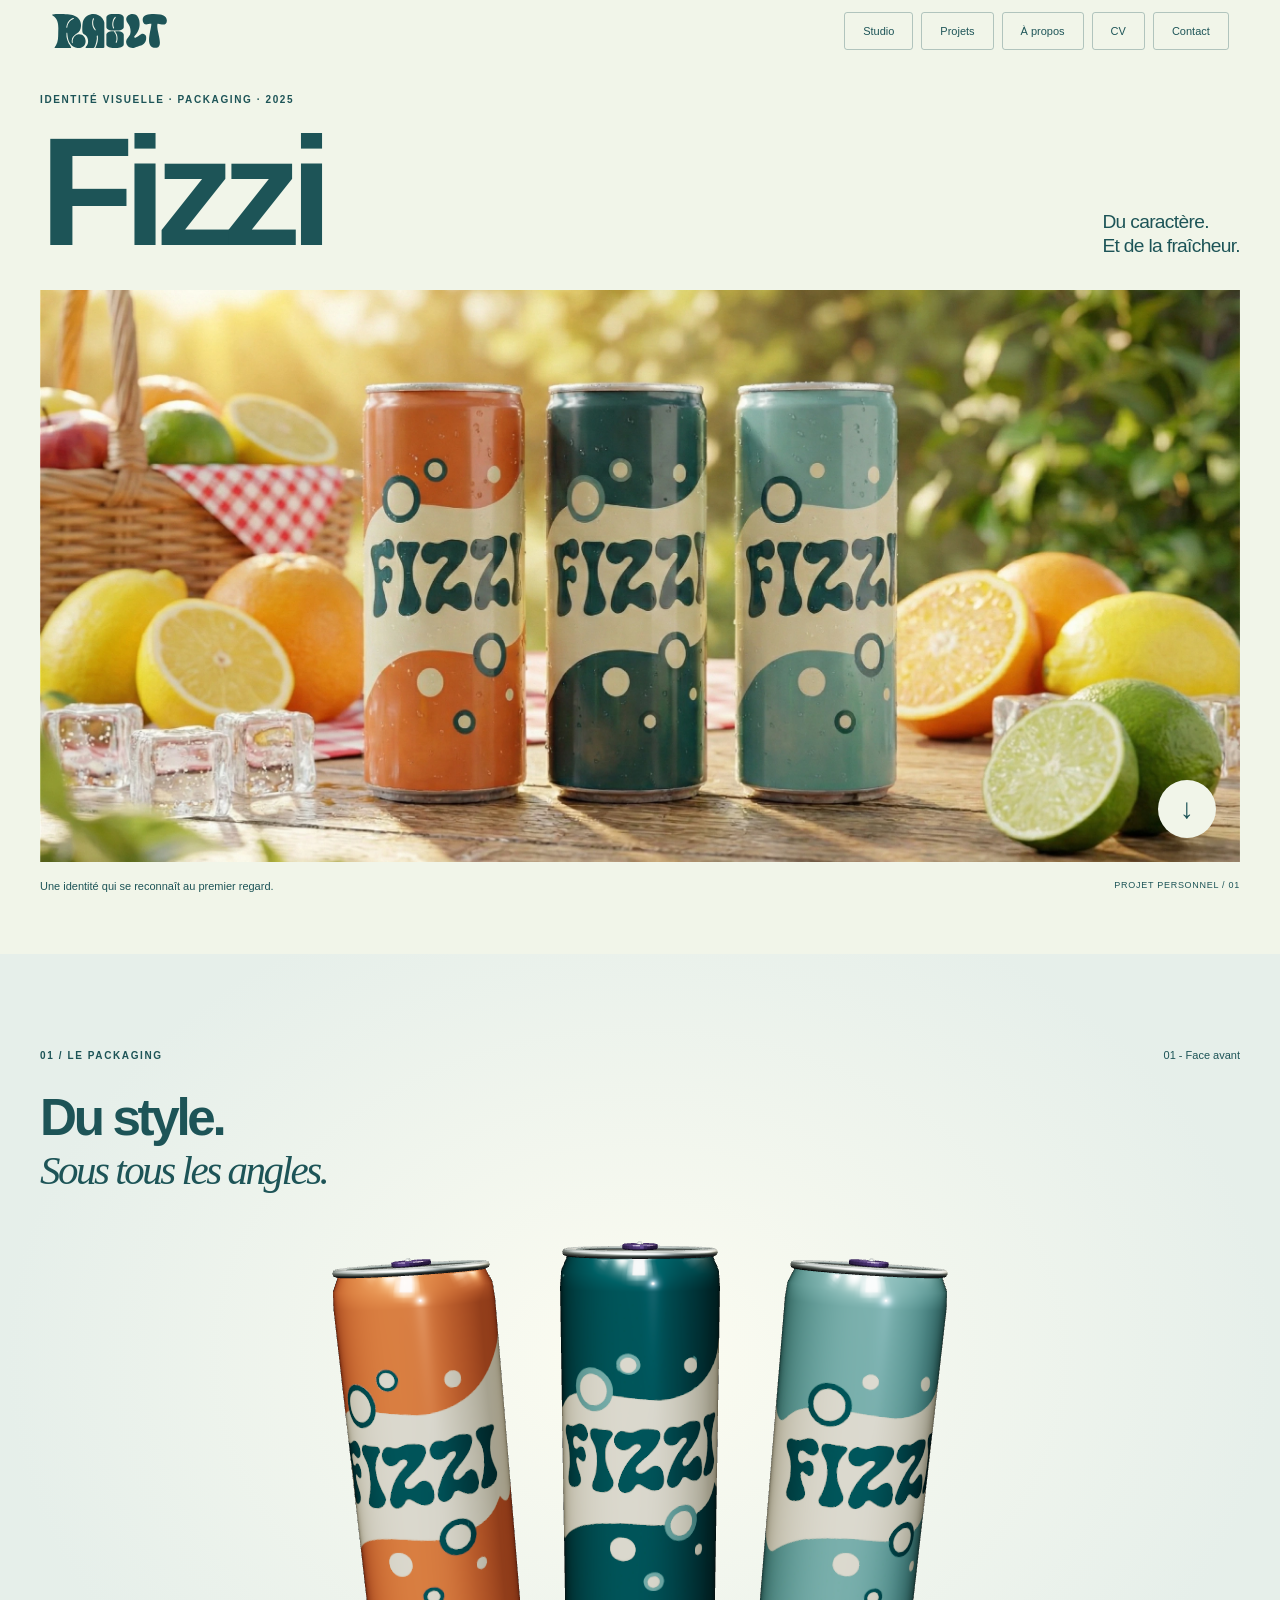
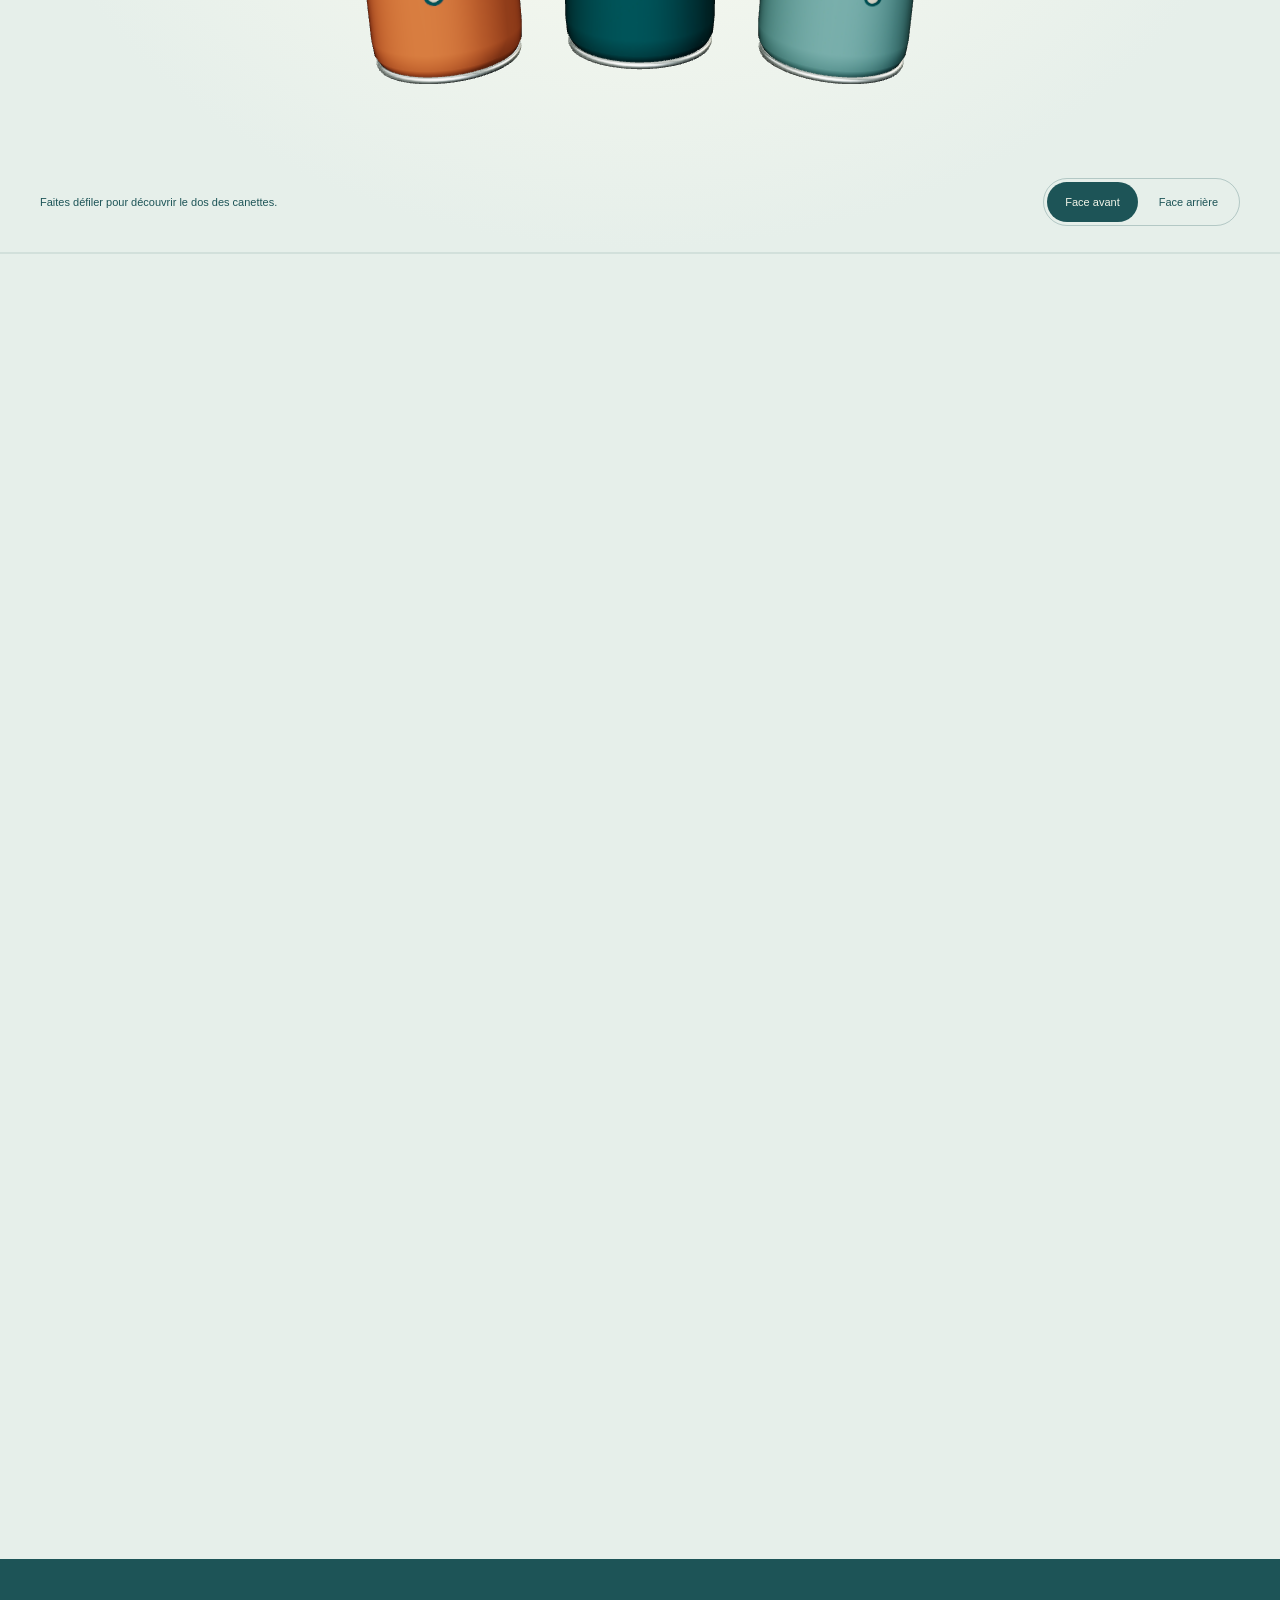
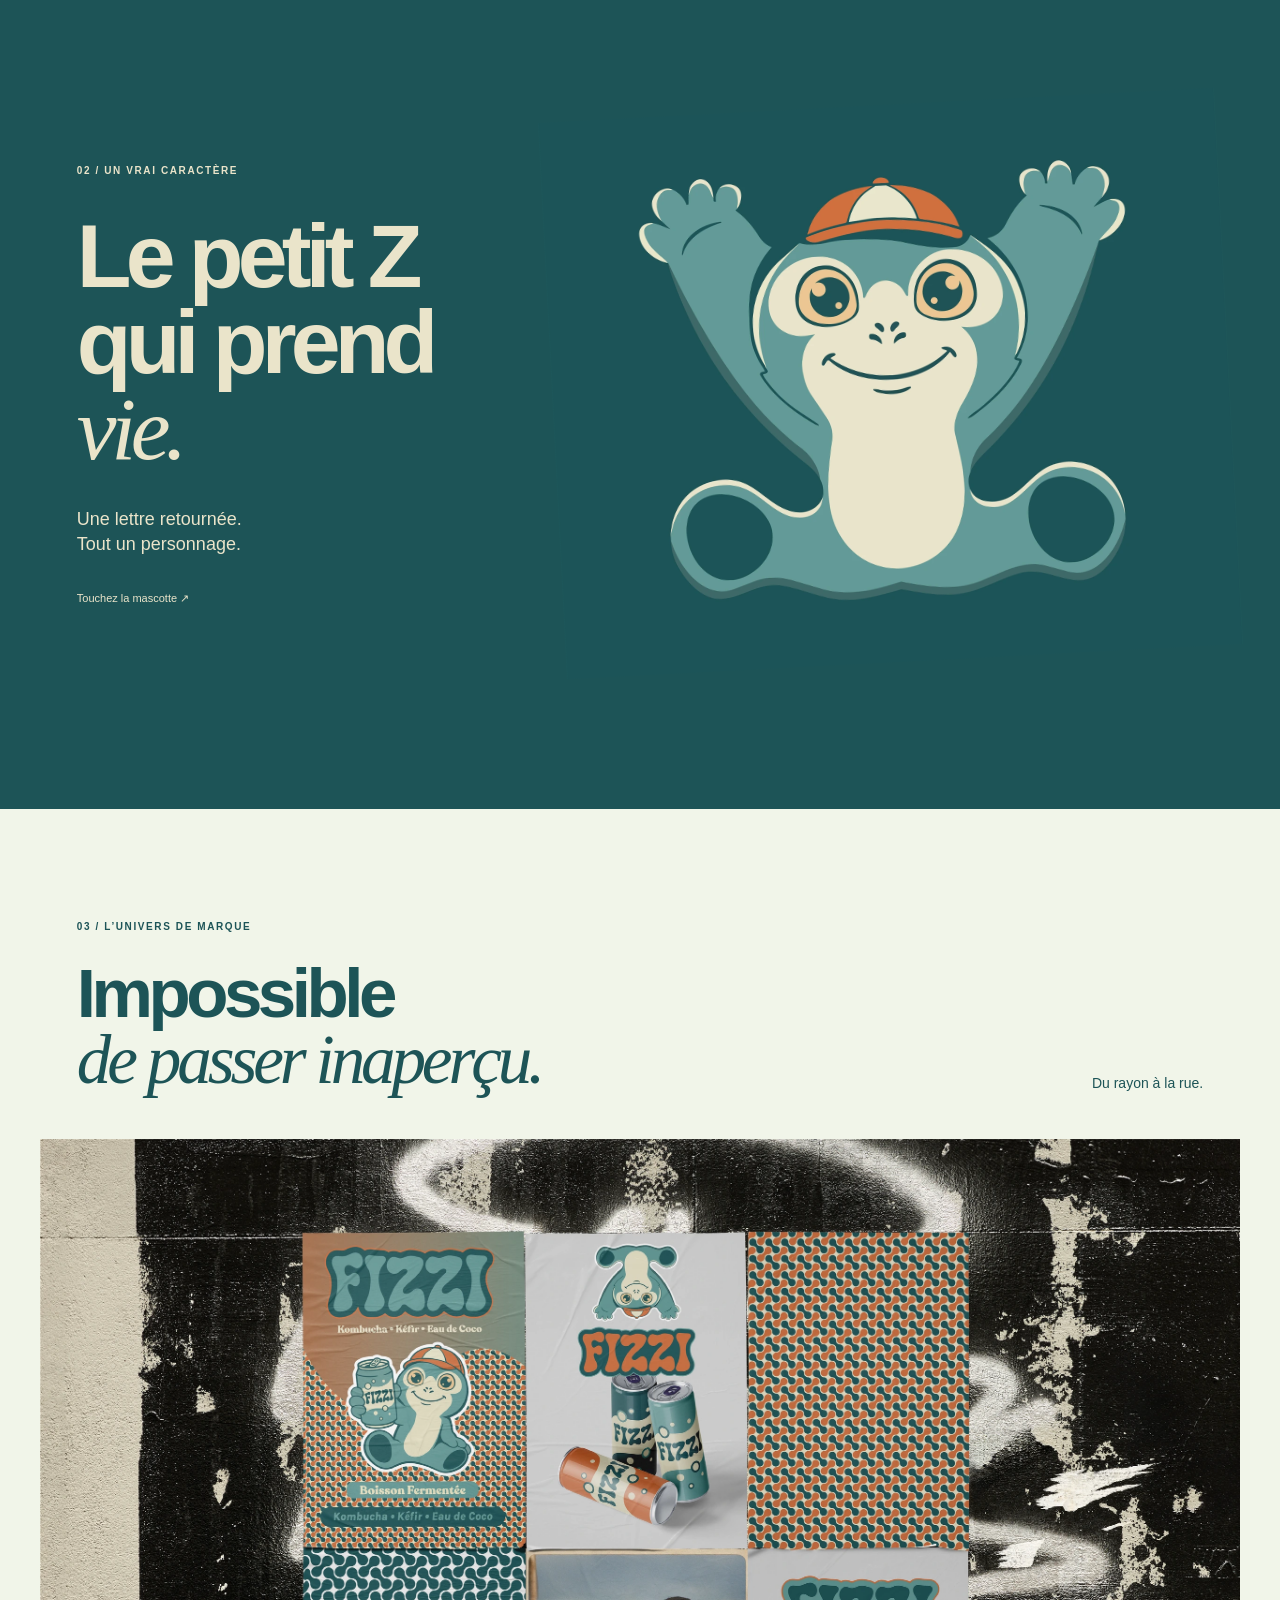
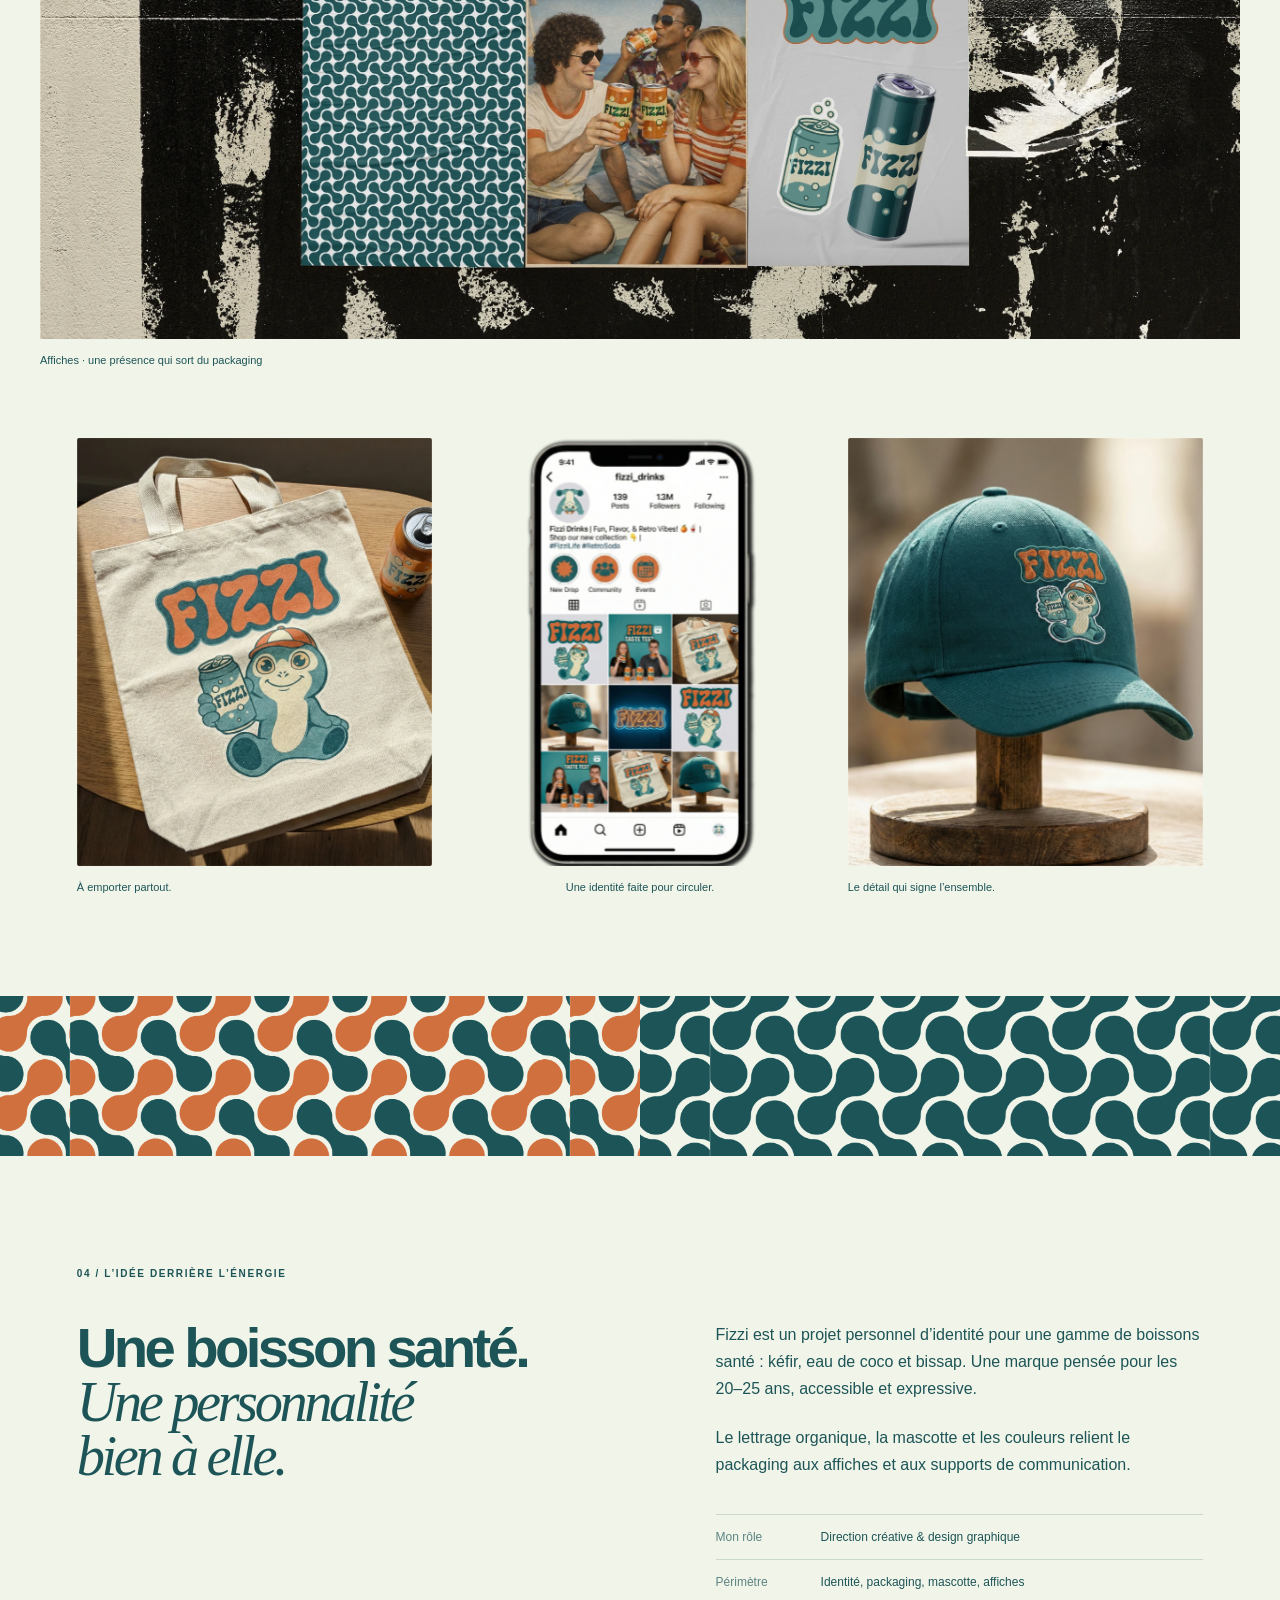
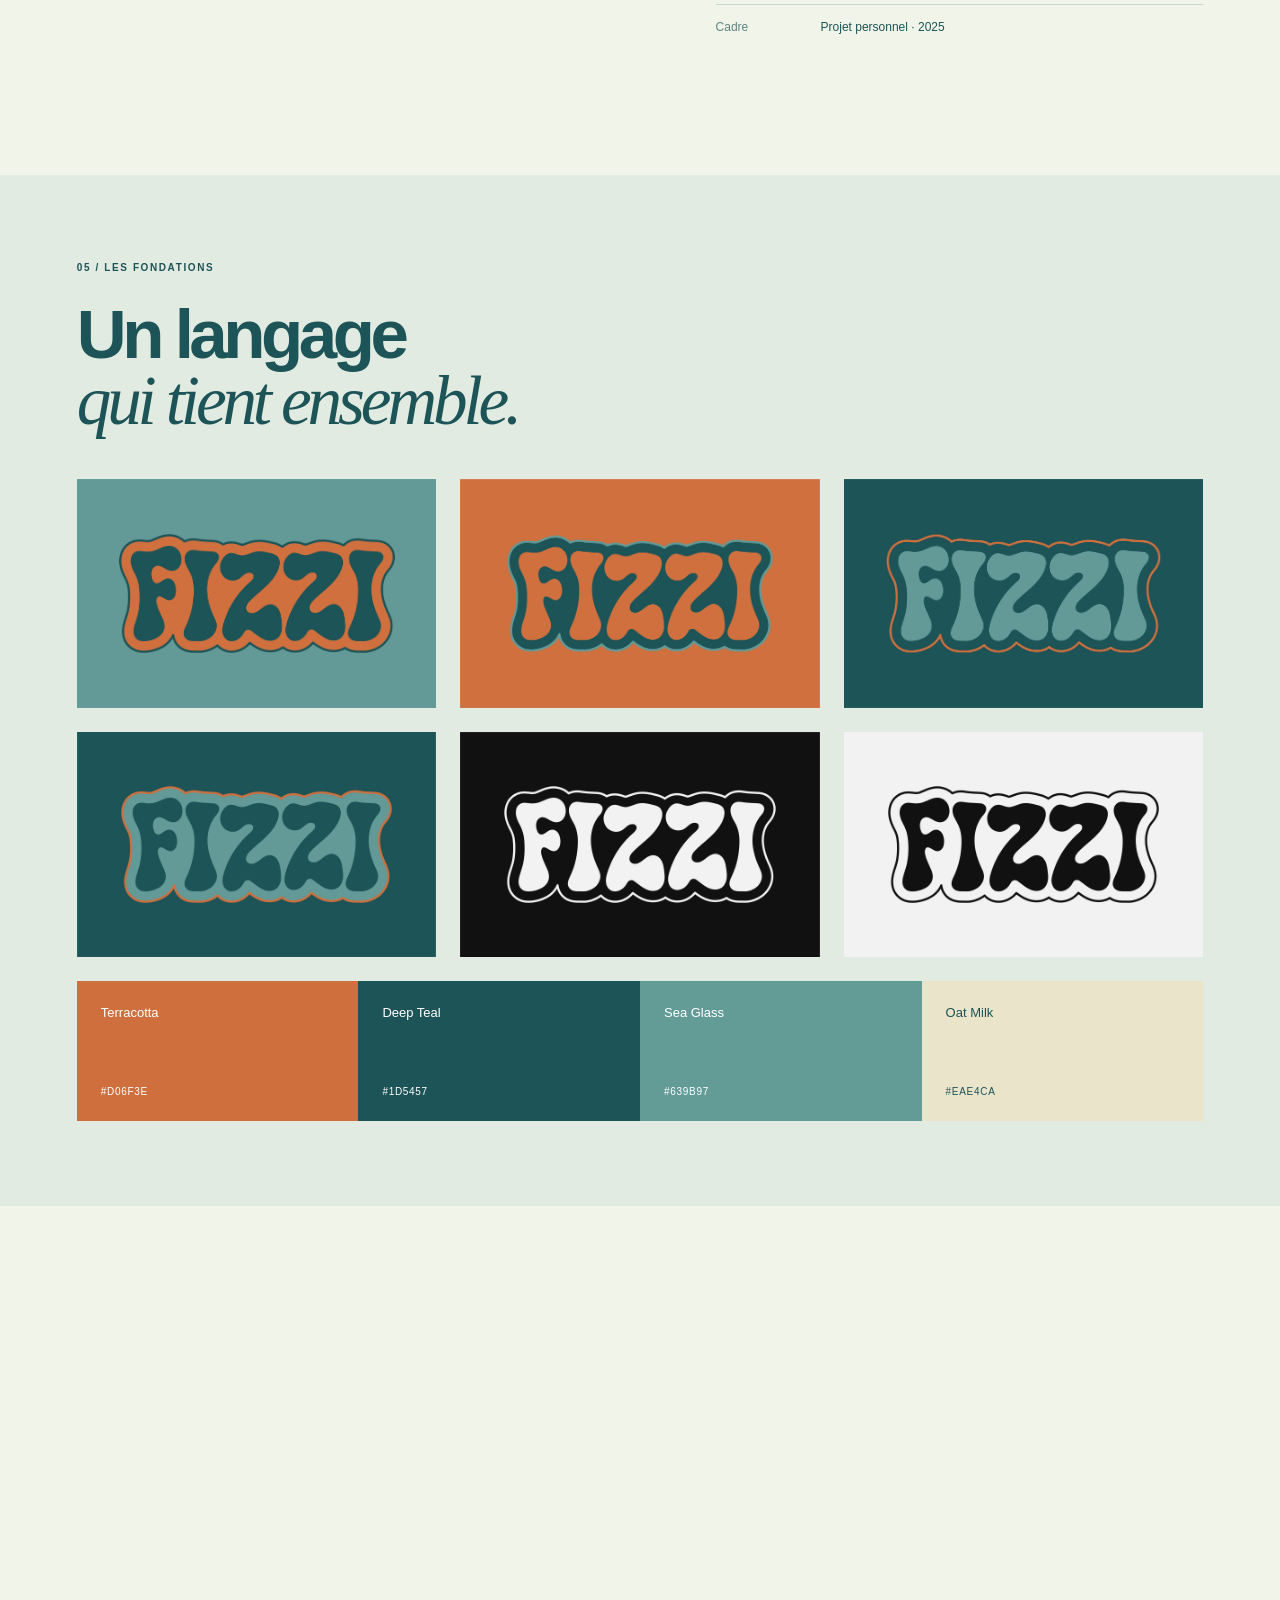
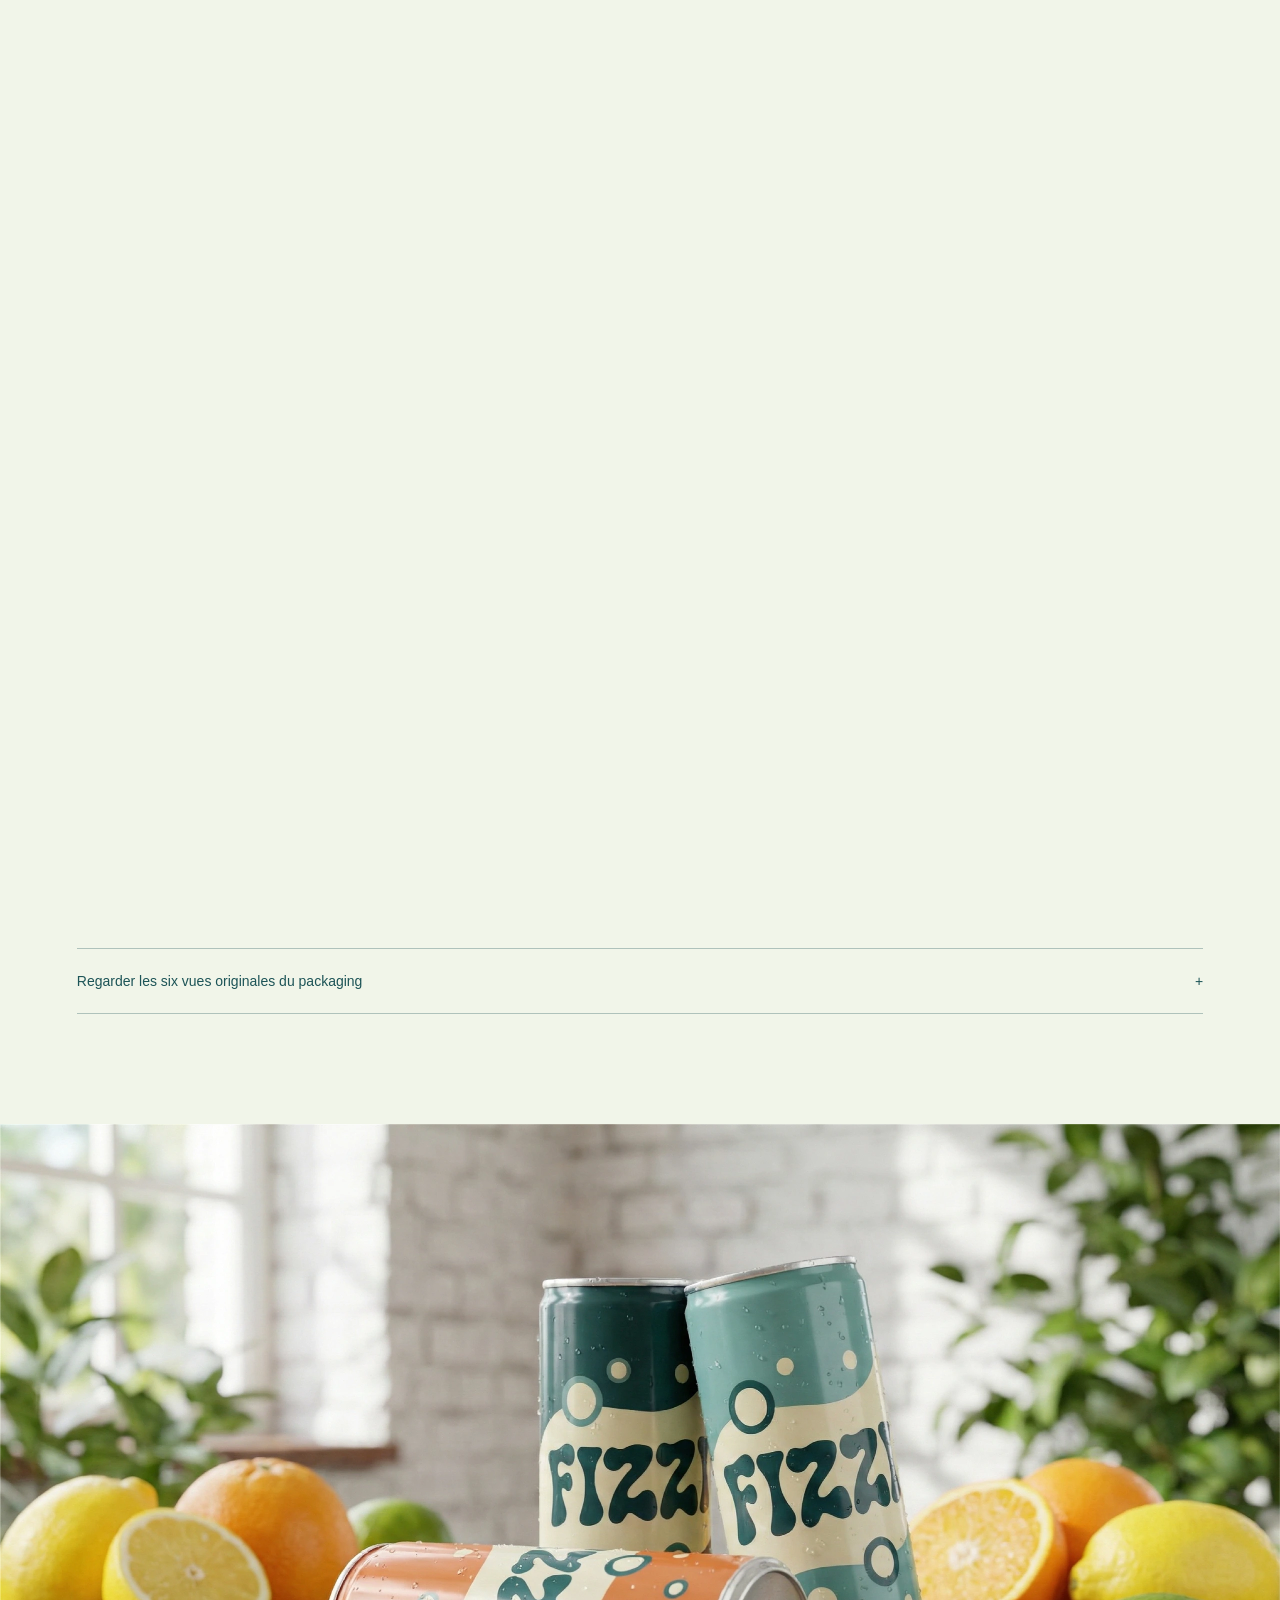
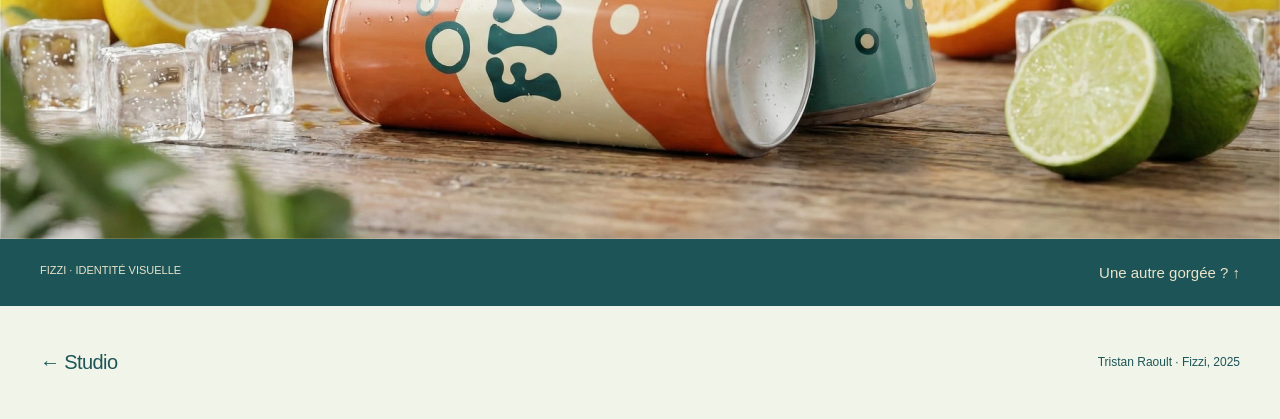
<file: outputs/V16_Studio/fizzi/index.html>
<!doctype html><html lang="fr"><head><meta charset="utf-8"><meta name="viewport" content="width=device-width,initial-scale=1"><meta name="theme-color" content="#f1f5e9"><title>Fizzi - Tristan Raoult</title><link rel="stylesheet" href="fizzi.css"><script type="importmap">{"imports":{"three":"../vendor/three/three.module.js","three/addons/":"../vendor/three/addons/"}}</script><link rel="stylesheet" href="../shared/navigation.css"><script src="../shared/navigation.js" defer></script></head><body><portfolio-header></portfolio-header>
<a class="skip" href="#contexte">Aller à la présentation du projet</a>
<header class="nav" data-legacy-navigation><a href="../#atelier" class="back">↖ <span>Retour au studio</span></a><span class="nav-name">TRISTAN RAOULT</span><a href="#packaging">Fizzi <span>↓</span></a></header>
<main>
<section class="hero" id="debut"><div class="hero-heading"><div><p class="eyebrow">IDENTITÉ VISUELLE · PACKAGING · 2025</p><h1>Fizzi</h1></div><p class="hero-line">Du caractère.<br>Et de la fraîcheur.</p></div><div class="hero-photo"><img src="assets/cans-group.webp" width="6262" height="3495" alt="Les trois canettes Fizzi finales : orange, vert profond et vert d’eau, au milieu des agrumes" fetchpriority="high"><a class="round-link" href="#packaging" aria-label="Découvrir les canettes en mouvement">↓</a></div><div class="hero-foot"><span>Une identité qui se reconnaît au premier regard.</span><span>PROJET PERSONNEL / 01</span></div></section>
<section class="can-story" id="packaging" aria-labelledby="pack-title"><div class="can-sticky"><div class="section-top"><span class="eyebrow">01 / LE PACKAGING</span><span class="step" id="can-step">01 - Face avant</span></div><h2 id="pack-title">Du style.<br><em>Sous tous les angles.</em></h2><div id="can-stage" role="img" aria-label="Trois canettes Fizzi en trois dimensions, tournant avec le défilement"><div class="can-fallback"><img src="assets/can-2-front.webp" alt="Canette Fizzi orange"><img src="assets/can-3-front.webp" alt="Canette Fizzi vert profond"><img src="assets/can-1-front.webp" alt="Canette Fizzi vert d’eau"></div></div><div class="can-bottom"><p id="can-instruction">Faites défiler pour découvrir le dos des canettes.</p><div class="can-actions"><button type="button" data-angle="0" aria-pressed="true">Face avant</button><button type="button" data-angle="3.141592653589793" aria-pressed="false">Face arrière</button></div></div><span class="scroll-track" aria-hidden="true"><i id="can-progress"></i></span></div></section>
<section class="mascot-section" id="mascotte" data-pose="up"><div class="mascot-copy"><p class="eyebrow">02 / UN VRAI CARACTÈRE</p><h2>Le petit Z<br>qui prend<br><em>vie.</em></h2><p>Une lettre retournée.<br>Tout un personnage.</p><span class="mascot-hint">Touchez la mascotte ↗</span></div><button class="mascot-button" aria-label="Changer la pose de la mascotte Fizzi" aria-pressed="false"><img id="mascot-image" src="assets/mascot-flip.webp" width="3133" height="2576" loading="lazy" alt="La mascotte Fizzi, bras levés et sourire aux lèvres"></button></section>
<section class="brand-section" id="univers"><div class="editorial-heading reveal"><p class="eyebrow">03 / L’UNIVERS DE MARQUE</p><h2>Impossible<br><em>de passer inaperçu.</em></h2><span>Du rayon à la rue.</span></div><figure class="poster reveal"><img src="assets/mockup-poster.webp" width="6264" height="4176" loading="lazy" alt="Les affiches Fizzi dans la rue"><figcaption>Affiches · une présence qui sort du packaging</figcaption></figure><div class="brand-grid"><figure class="brand-tote reveal"><img src="assets/mockup-totbag.webp" width="3197" height="3847" loading="lazy" alt="Totebag Fizzi avec logo et mascotte"><figcaption>À emporter partout.</figcaption></figure><figure class="brand-insta reveal"><img src="assets/mockup-insta.webp" width="4707" height="5665" loading="lazy" alt="Déclinaisons Fizzi sur Instagram"><figcaption>Une identité faite pour circuler.</figcaption></figure><figure class="brand-cap reveal"><img src="assets/mockup-cap.webp" width="3197" height="3847" loading="lazy" alt="Casquette vert profond, broderie Fizzi"><figcaption>Le détail qui signe l’ensemble.</figcaption></figure></div><div class="pattern-band" aria-hidden="true"><span></span><span></span></div></section>
<section class="context-section" id="contexte"><p class="eyebrow">04 / L’IDÉE DERRIÈRE L’ÉNERGIE</p><div class="context-grid"><h2>Une boisson santé.<br><em>Une personnalité<br>bien à elle.</em></h2><div class="context-text"><p>Fizzi est un projet personnel d’identité pour une gamme de boissons santé : kéfir, eau de coco et bissap. Une marque pensée pour les 20–25 ans, accessible et expressive.</p><p>Le lettrage organique, la mascotte et les couleurs relient le packaging aux affiches et aux supports de communication.</p><dl><div><dt>Mon rôle</dt><dd>Direction créative & design graphique</dd></div><div><dt>Périmètre</dt><dd>Identité, packaging, mascotte, affiches</dd></div><div><dt>Cadre</dt><dd>Projet personnel · 2025</dd></div></dl></div></div></section>
<section class="identity-section"><div class="editorial-heading reveal"><p class="eyebrow">05 / LES FONDATIONS</p><h2>Un langage<br><em>qui tient ensemble.</em></h2></div><div class="logos"><img src="assets/logo-blue.webp" width="3132" height="1958" loading="lazy" alt="Logo Fizzi orange sur fond vert d’eau"><img src="assets/logo-green.webp" width="3132" height="1958" loading="lazy" alt="Logo Fizzi sur fond vert profond"><img src="assets/logo-orange.webp" width="3132" height="1958" loading="lazy" alt="Logo Fizzi sur fond terracotta"><img src="assets/logo-pink.webp" width="3132" height="1958" loading="lazy" alt="Logo Fizzi sur fond rose"><img src="assets/logo-bw-1.webp" width="3132" height="1958" loading="lazy" alt="Logo Fizzi en noir et blanc, variante 1"><img src="assets/logo-bw-2.webp" width="3132" height="1958" loading="lazy" alt="Logo Fizzi en noir et blanc, variante 2"></div><div class="swatches"><div style="--swatch:#d06f3e"><span>Terracotta</span><small>#D06F3E</small></div><div style="--swatch:#1d5457"><span>Deep Teal</span><small>#1D5457</small></div><div style="--swatch:#639b97"><span>Sea Glass</span><small>#639B97</small></div><div style="--swatch:#eae4ca"><span>Oat Milk</span><small>#EAE4CA</small></div></div></section>
<section class="process-section" id="processus"><div class="editorial-heading reveal"><p class="eyebrow">06 / DERRIÈRE LES FORMES</p><h2>Tout part<br><em>d’une lettre.</em></h2><p>Le Z du logo devient le point de départ<br>d’une mascotte, puis d’un langage illustré.</p></div><div class="process-layout"><figure class="process-sheet reveal"><img src="assets/mascot-sheet.webp" width="6263" height="5082" loading="lazy" alt="Planche originale du développement de la mascotte à partir du Z"><figcaption>01 - Du lettrage au personnage</figcaption></figure><div class="process-side"><figure class="reveal"><img src="assets/illustrations.webp" width="6264" height="6215" loading="lazy" alt="Développement de la mascotte en illustrations et stickers"><figcaption>02 - Un personnage, plusieurs expressions</figcaption></figure><figure class="type-sheet reveal"><img src="assets/typography.webp" width="5083" height="2290" loading="lazy" alt="Choix typographiques : Recoleta et Karla"><figcaption>03 - Les choix typographiques</figcaption></figure></div></div><details class="source-views"><summary>Regarder les six vues originales du packaging <span>+</span></summary><div class="source-grid"><figure><img src="assets/can-1-front.webp" loading="lazy" width="1915" height="1915" alt="Variante 1, face avant"><figcaption>Variante 1 · face avant</figcaption></figure><figure><img src="assets/can-1-back.webp" loading="lazy" width="1915" height="1915" alt="Variante 1, face arrière"><figcaption>Variante 1 · face arrière</figcaption></figure><figure><img src="assets/can-2-front.webp" loading="lazy" width="1915" height="1915" alt="Variante 2, face avant"><figcaption>Variante 2 · face avant</figcaption></figure><figure><img src="assets/can-2-back.webp" loading="lazy" width="1915" height="1915" alt="Variante 2, face arrière"><figcaption>Variante 2 · face arrière</figcaption></figure><figure><img src="assets/can-3-front.webp" loading="lazy" width="1915" height="1915" alt="Variante 3, face avant"><figcaption>Variante 3 · face avant</figcaption></figure><figure><img src="assets/can-3-back.webp" loading="lazy" width="1915" height="1915" alt="Variante 3, face arrière"><figcaption>Variante 3 · face arrière</figcaption></figure></div></details></section>
<section class="finale"><img src="assets/cans-group-2.webp" width="6264" height="3497" loading="lazy" alt="Composition finale des trois canettes Fizzi avec les agrumes"><div class="finale-caption"><span>FIZZI · IDENTITÉ VISUELLE</span><a href="#debut">Une autre gorgée ? ↑</a></div></section>
</main><footer><a href="../#atelier">← Studio</a><span>Tristan Raoult · Fizzi, 2025</span></footer><script type="module" src="fizzi.js"></script><noscript><style>.can-story{height:auto}.can-sticky{position:relative}.can-actions{display:none}</style></noscript></body></html>
</file>
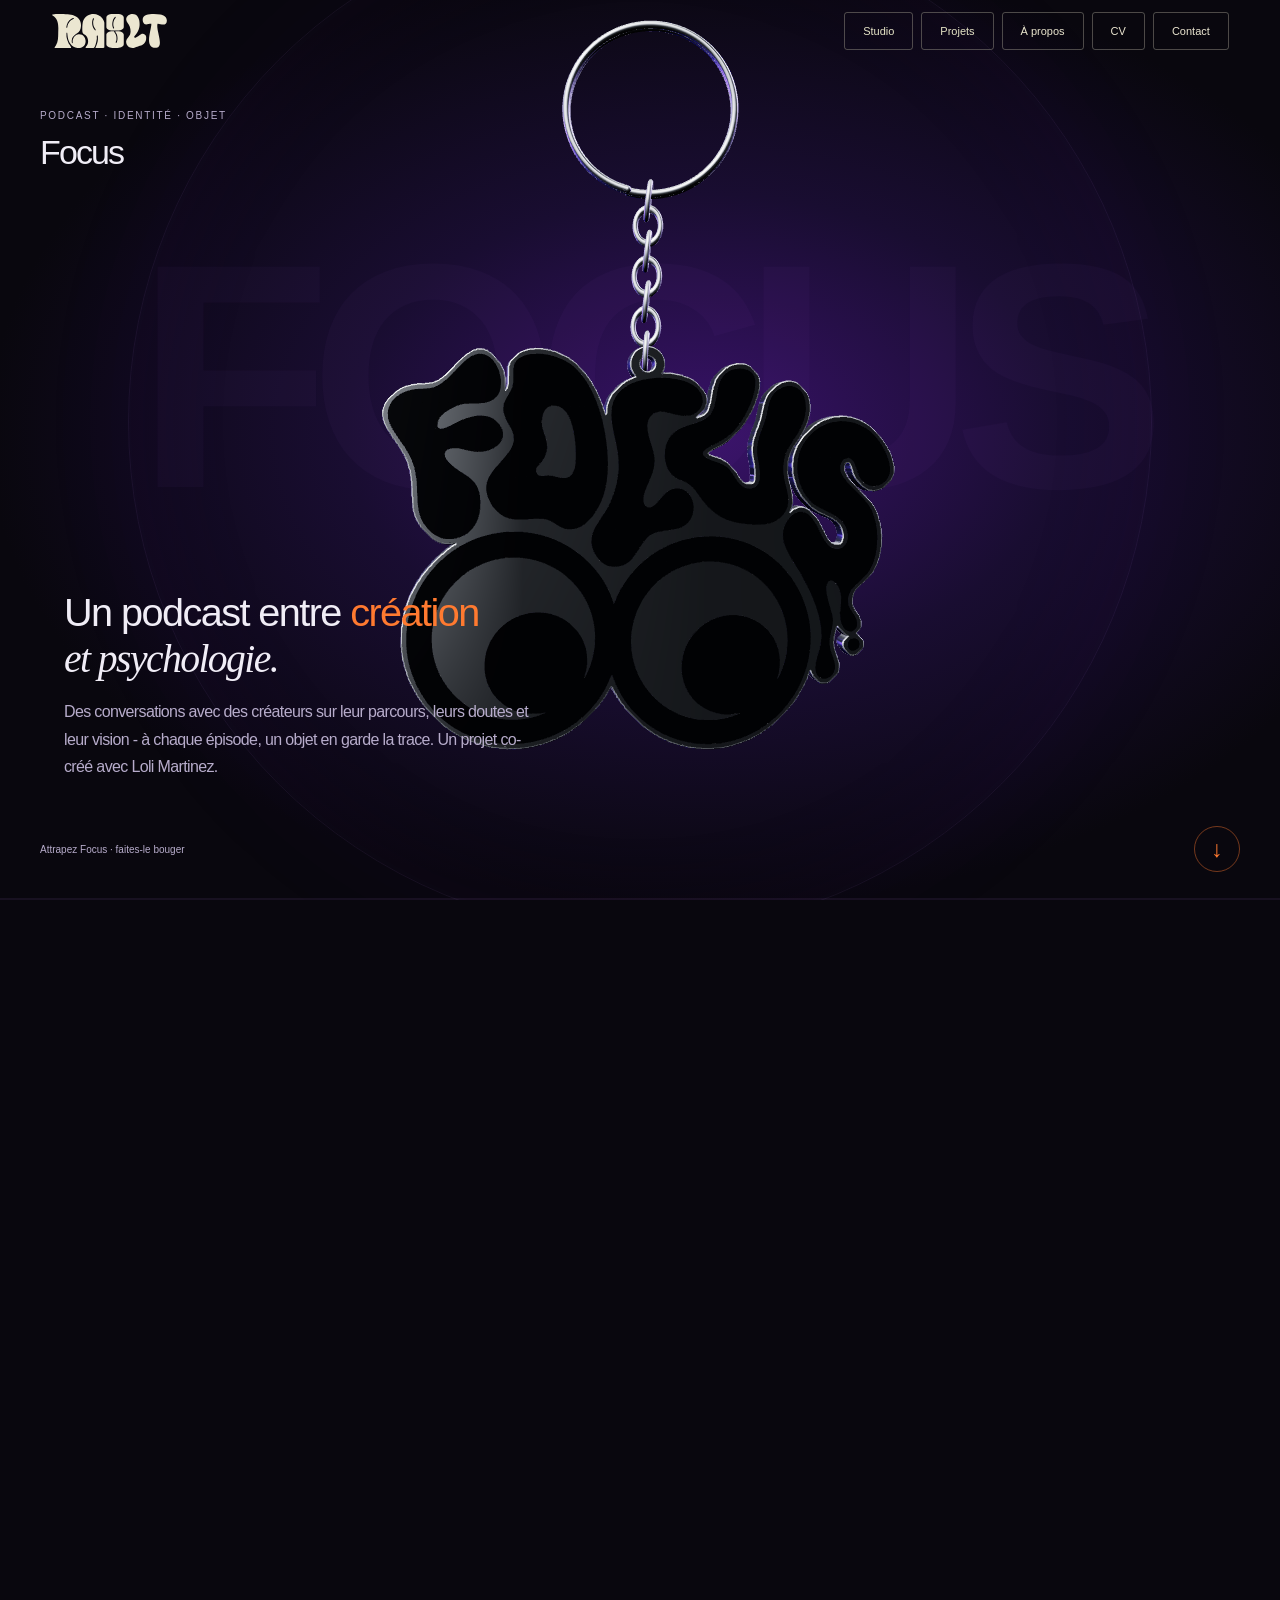
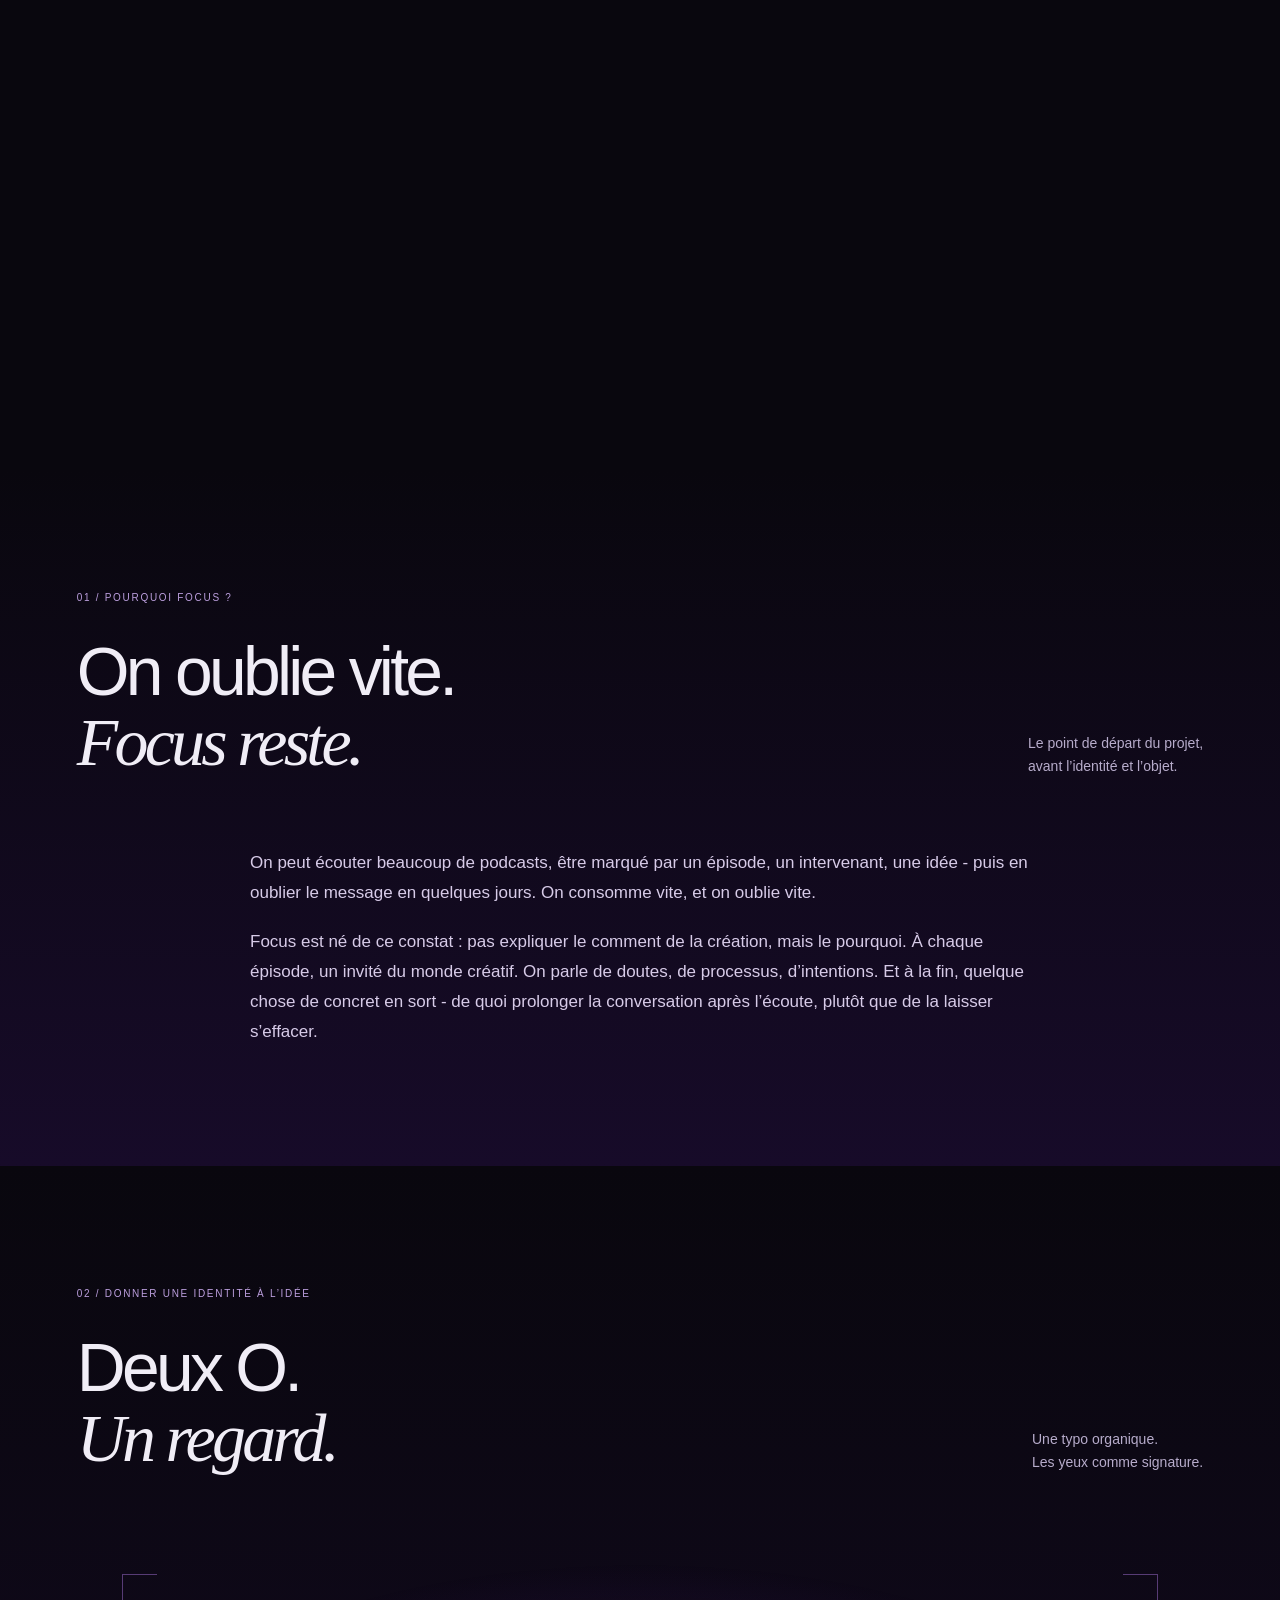
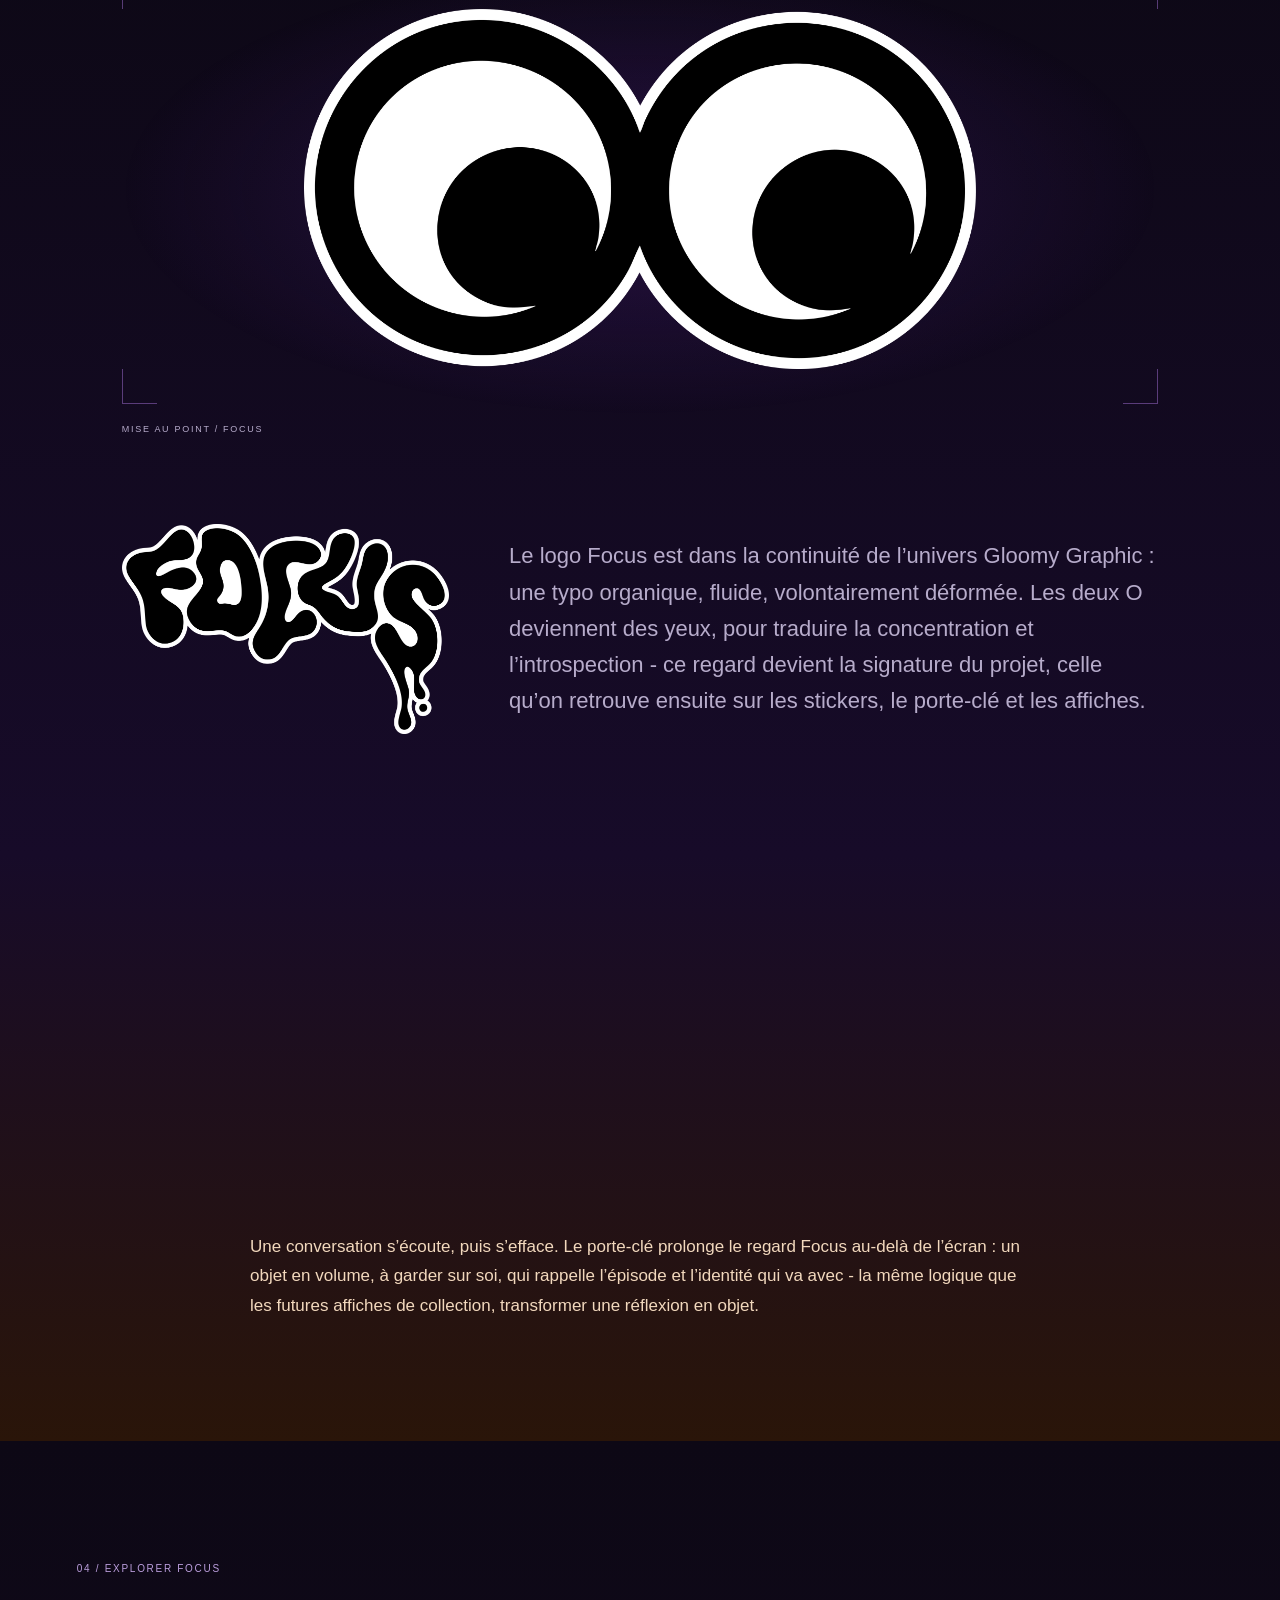
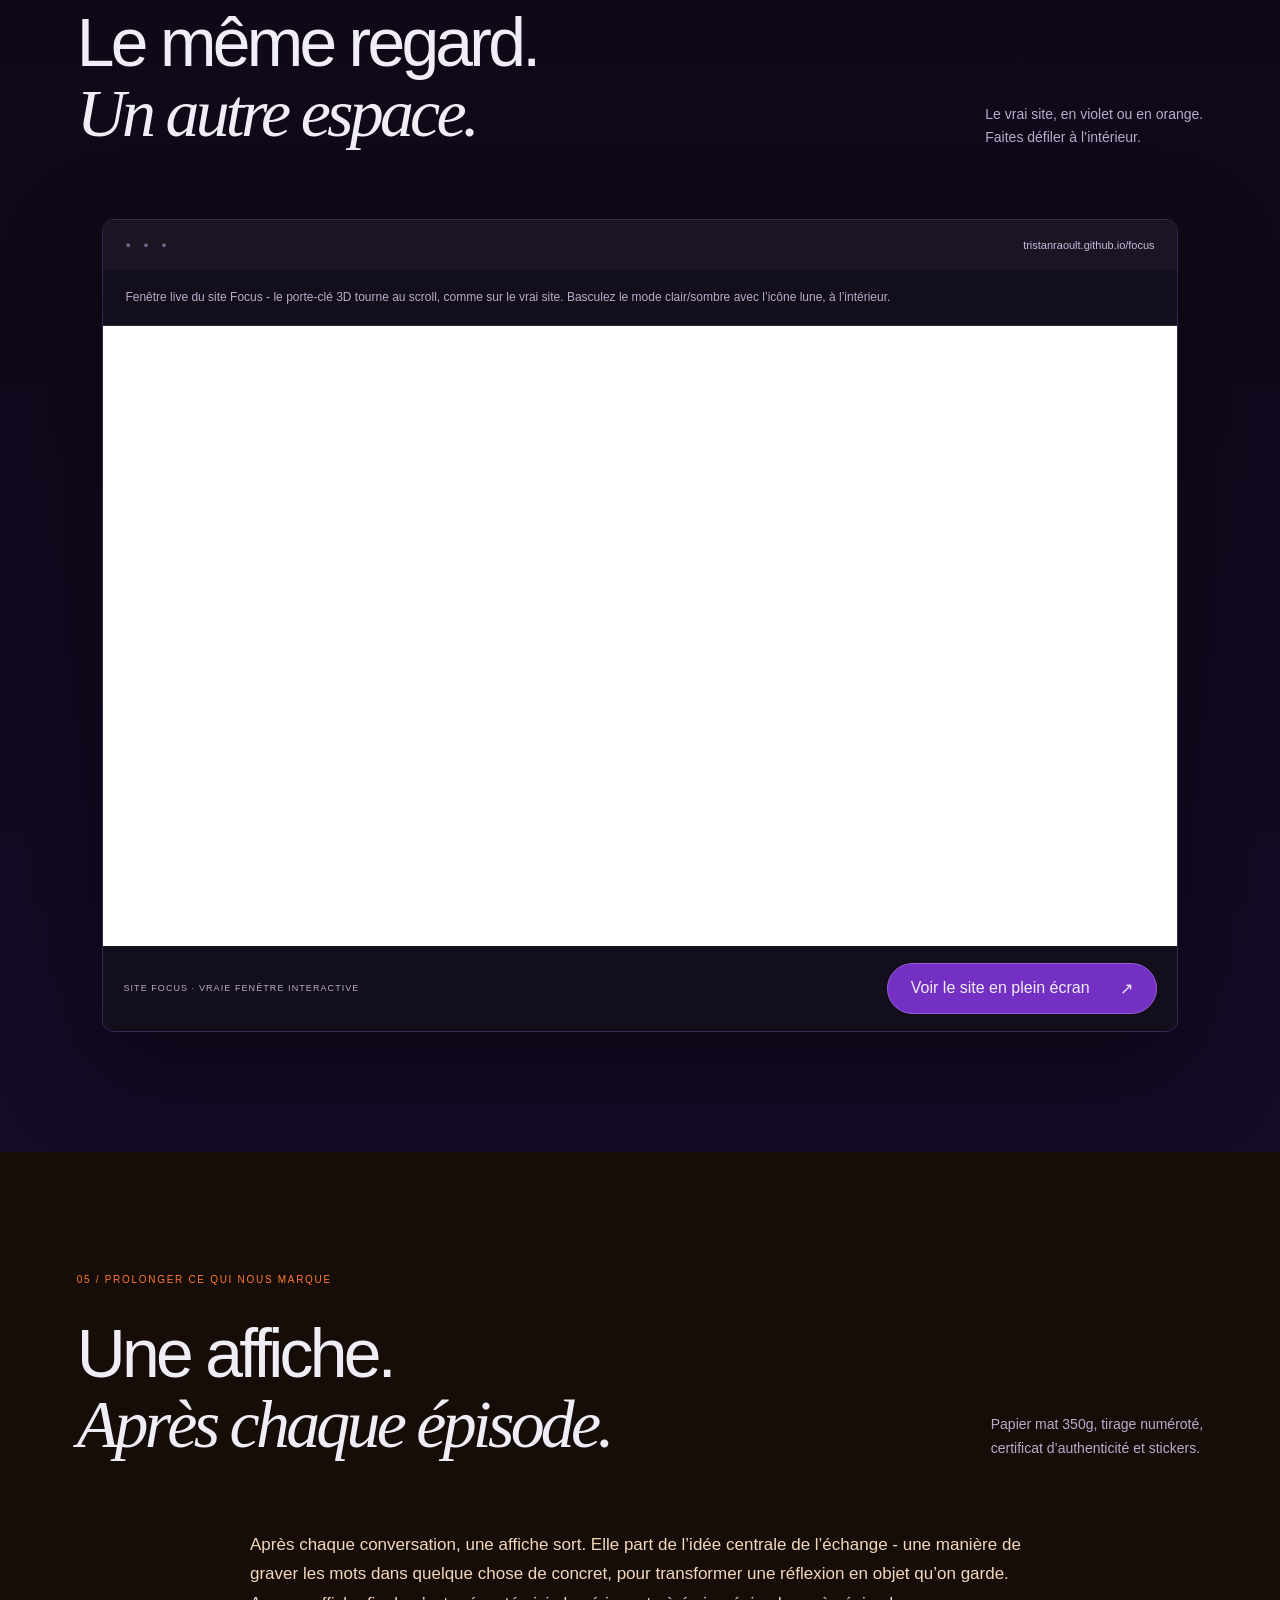
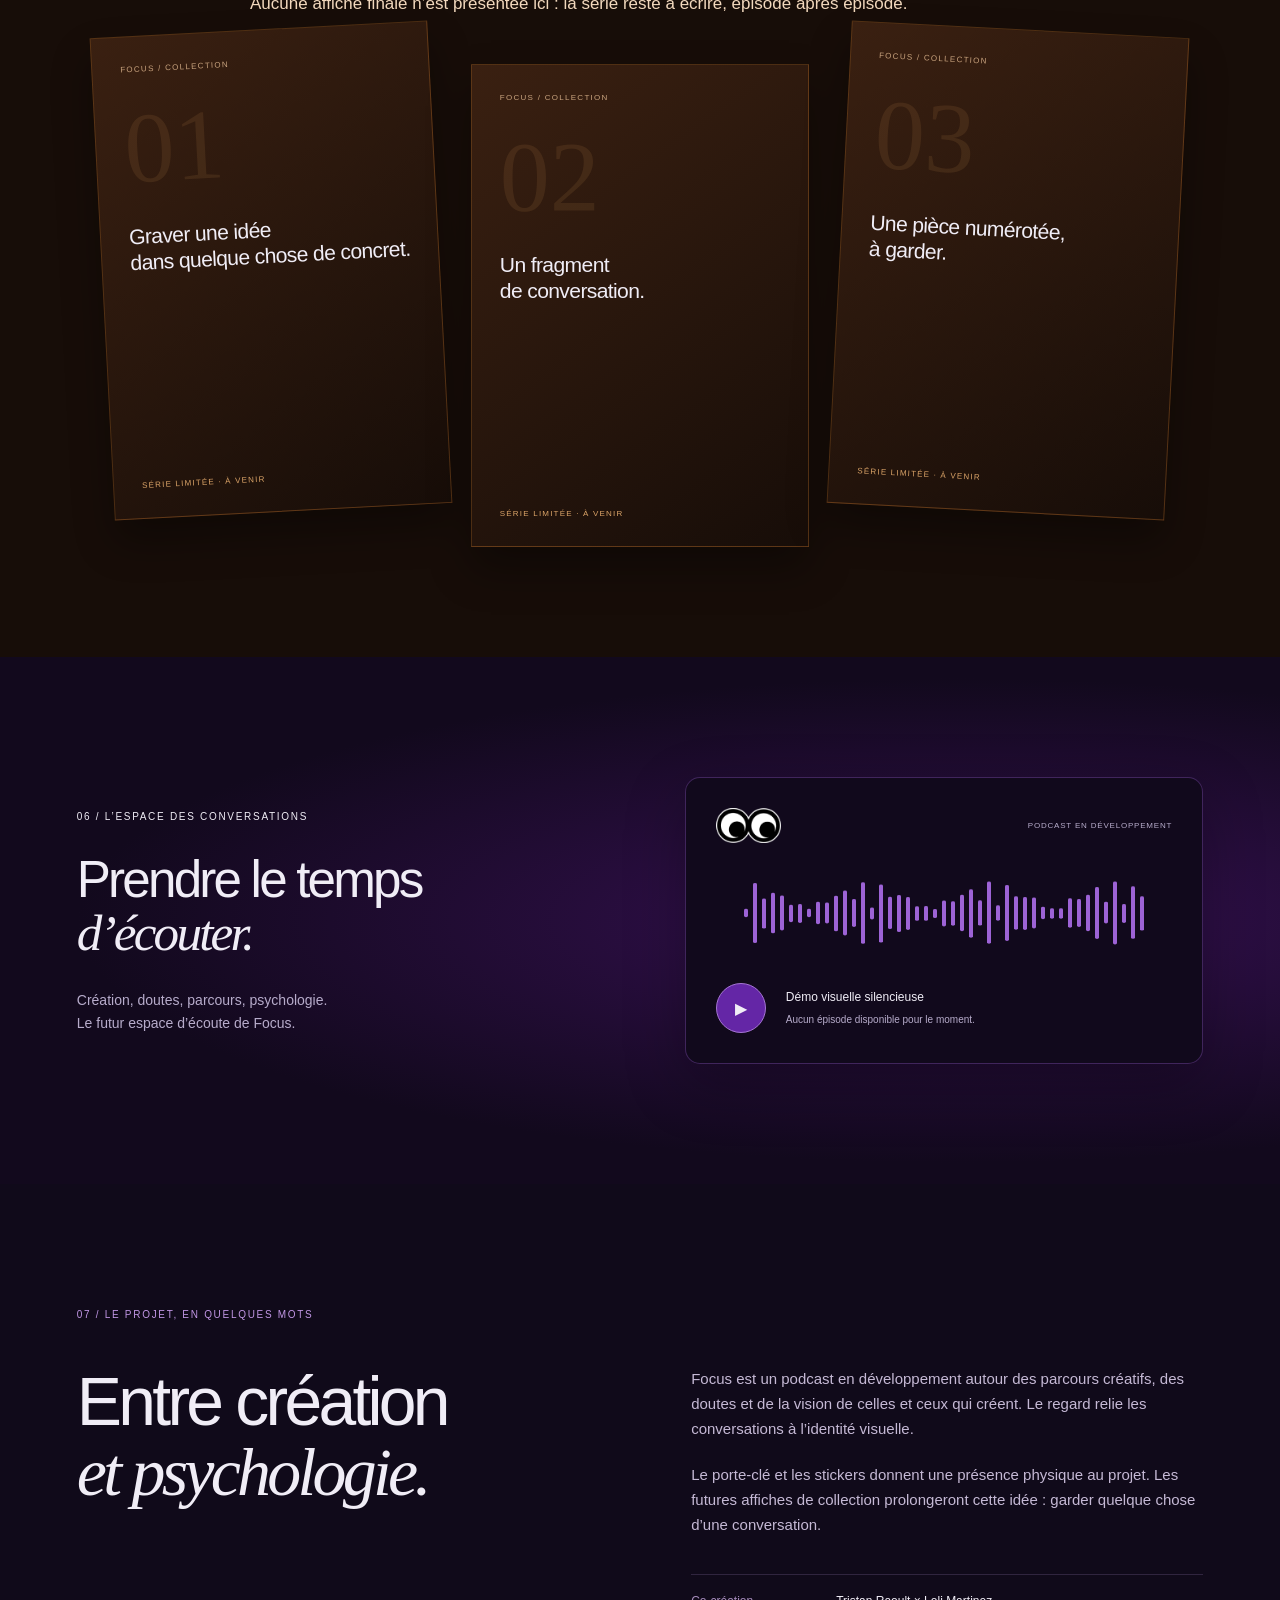
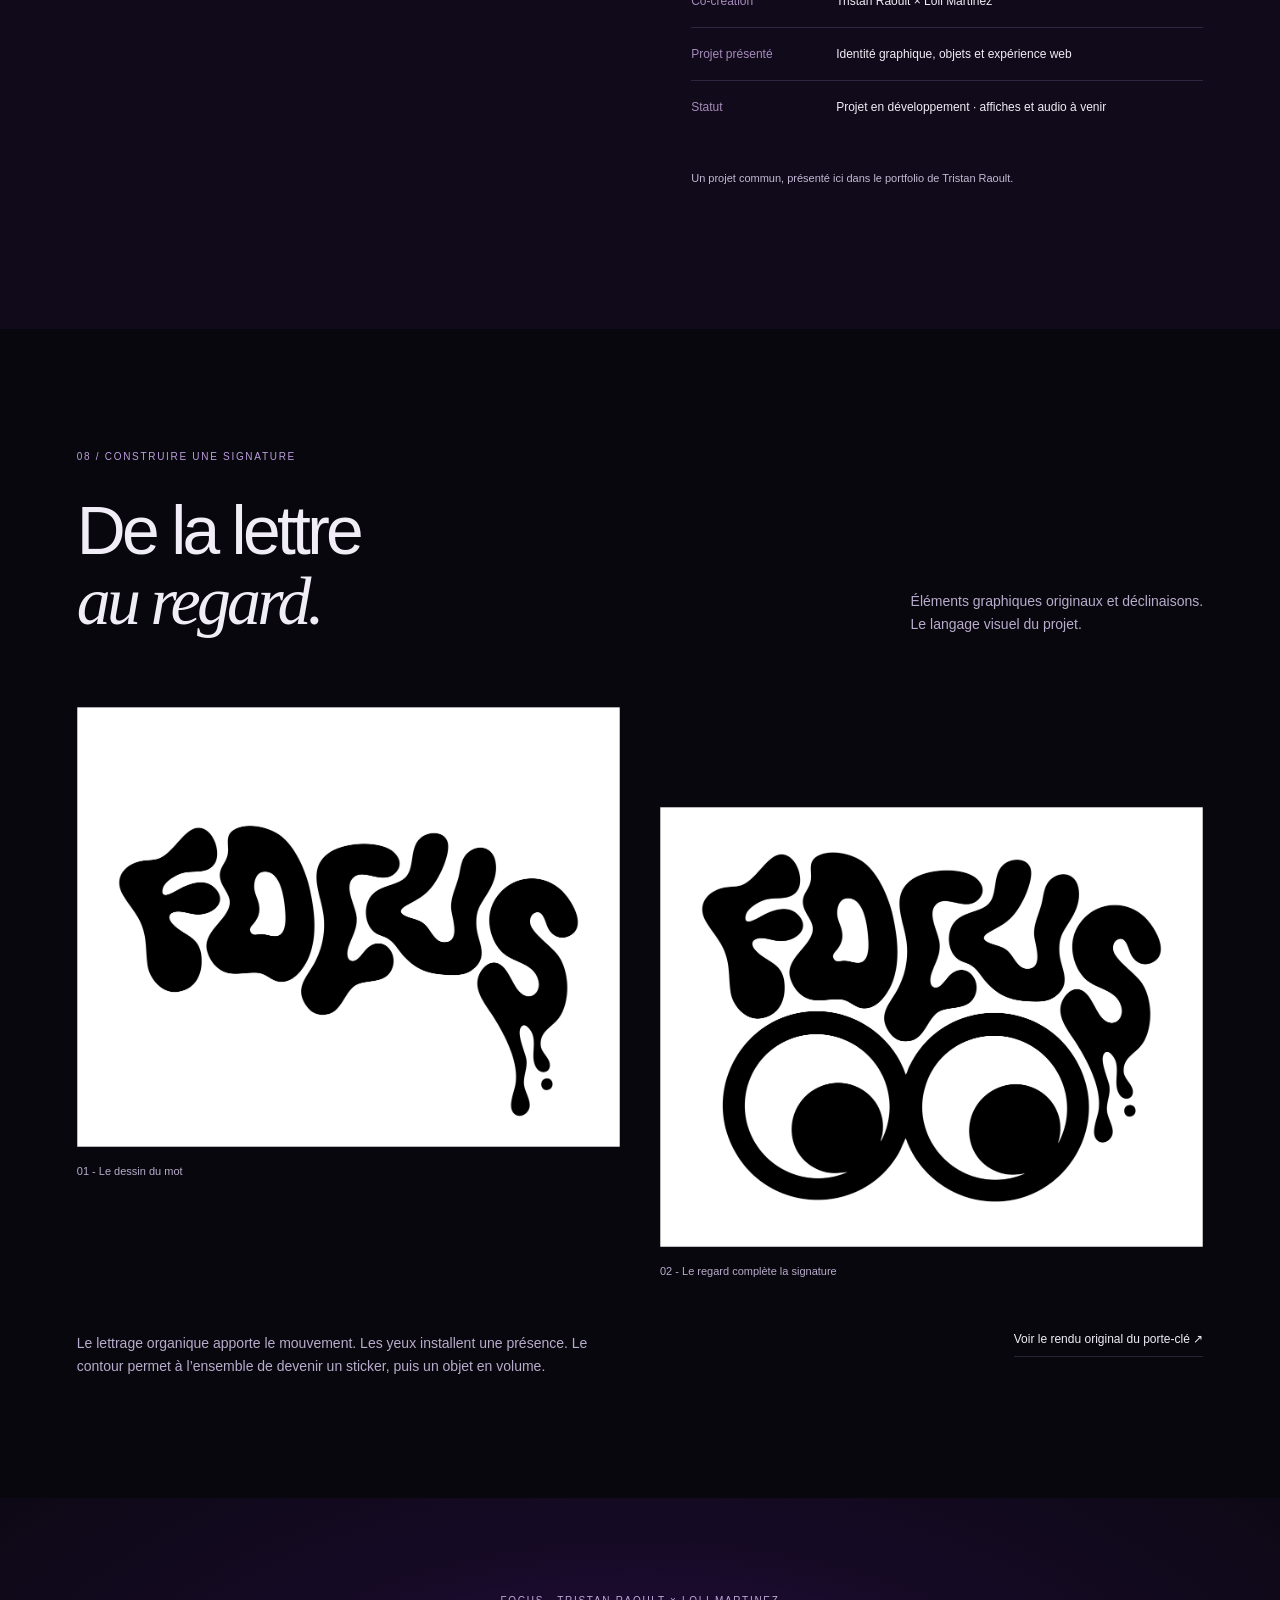
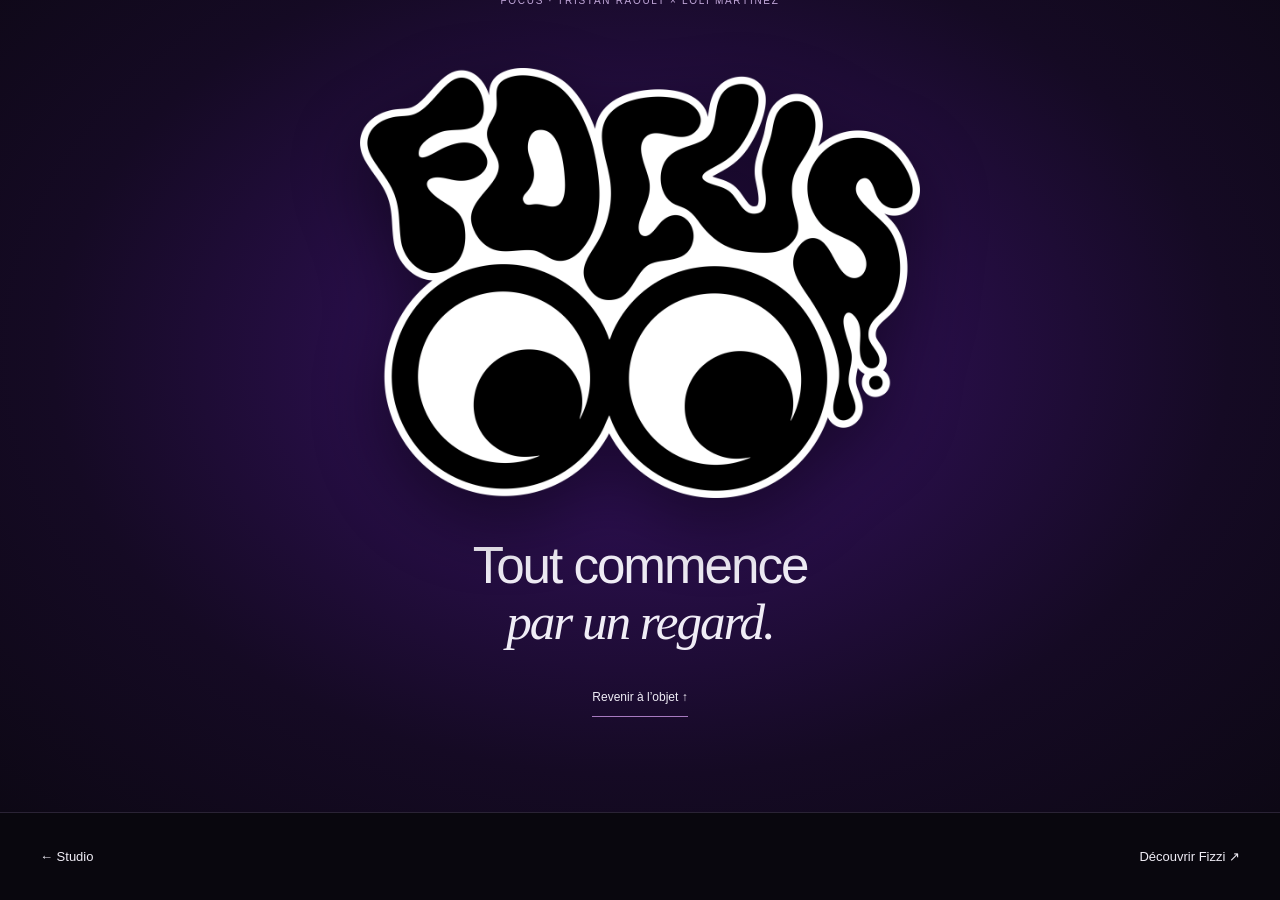
<file: outputs/V16_Studio/focus/index.html>
<!doctype html><html lang="fr"><head><meta charset="utf-8"><meta name="viewport" content="width=device-width,initial-scale=1"><meta name="color-scheme" content="dark"><title>Focus - Tristan Raoult × Loli Martinez</title><link rel="stylesheet" href="focus.css"><script type="importmap">{"imports":{"cannon-es":"../vendor/cannon-es.js","three":"../vendor/three/three.module.js","three/addons/":"../vendor/three/addons/"}}</script><link rel="stylesheet" href="../shared/navigation.css"><script src="../shared/navigation.js" defer></script></head><body><portfolio-header></portfolio-header>
<a class="skip" href="#pourquoi">Passer l’introduction</a><nav class="nav" data-legacy-navigation><a href="../#atelier">← Studio</a><span>TRISTAN RAOULT × LOLI MARTINEZ</span><a href="#pourquoi">Focus ↓</a></nav>
<main><section class="hero" id="debut" aria-label="Focus, podcast entre création et psychologie, porte-clé interactif"><div class="hero-stage" id="hero-stage"><div class="halo"></div><div class="hero-word" aria-hidden="true">FOCUS</div><div class="hero-kicker"><span class="eyebrow">PODCAST · IDENTITÉ · OBJET</span><h1>Focus</h1></div><div id="object"><img class="object-fallback" src="assets/keychain-trim.png" alt="Le porte-clé Focus original, son anneau et sa chaîne"></div><div class="hero-caption"><p class="opening">Un podcast entre <span class="accent-orange">création</span><br><em>et psychologie.</em></p><p class="opening hero-sub">Des conversations avec des créateurs sur leur parcours, leurs doutes et leur vision - à chaque épisode, un objet en garde la trace. Un projet co-créé avec Loli Martinez.</p></div><div class="hero-bottom"><span id="grab-hint">Attrapez Focus · faites-le bouger</span><a class="accent-orange-ring" href="#pourquoi" aria-label="Découvrir pourquoi Focus existe">↓</a></div><div class="hero-line"><i></i></div></div></section>
<section class="why section" id="pourquoi"><header class="section-heading reveal"><span class="eyebrow">01 / POURQUOI FOCUS ?</span><h2>On oublie vite.<br><em>Focus reste.</em></h2><p>Le point de départ du projet,<br>avant l’identité et l’objet.</p></header><div class="why-text"><p>On peut écouter beaucoup de podcasts, être marqué par un épisode, un intervenant, une idée - puis en oublier le message en quelques jours. On consomme vite, et on oublie vite.</p><p>Focus est né de ce constat : pas expliquer le comment de la création, mais le pourquoi. À chaque épisode, un invité du monde créatif. On parle de doutes, de processus, d’intentions. Et à la fin, quelque chose de concret en sort - de quoi prolonger la conversation après l’écoute, plutôt que de la laisser s’effacer.</p></div></section>
<section class="gaze section" id="regard"><header class="section-heading reveal"><span class="eyebrow">02 / DONNER UNE IDENTITÉ À L’IDÉE</span><h2>Deux O.<br><em>Un regard.</em></h2><p>Une typo organique.<br>Les yeux comme signature.</p></header><div class="gaze-stage" tabindex="0" aria-label="Les yeux originaux Focus réagissent légèrement au pointeur"><span class="corner c1"></span><span class="corner c2"></span><span class="corner c3"></span><span class="corner c4"></span><img class="eyes reveal" src="assets/sticker.webp" width="1400" height="800" loading="lazy" alt="Les deux O transformés en yeux, signature Focus"><span class="gaze-label">MISE AU POINT / FOCUS</span></div><div class="signature-row"><img src="assets/sticker-2.webp" loading="lazy" alt="Le lettrage organique original Focus"><p>Le logo Focus est dans la continuité de l’univers Gloomy Graphic : une typo organique, fluide, volontairement déformée. Les deux O deviennent des yeux, pour traduire la concentration et l’introspection - ce regard devient la signature du projet, celle qu’on retrouve ensuite sur les stickers, le porte-clé et les affiches.</p></div></section>
<section class="objects section" id="objet"><header class="section-heading reveal"><span class="eyebrow orange">03 / DONNER UNE FORME À FOCUS</span><h2>Un regard.<br><em>À emporter.</em></h2><p>Après l’écoute, garder une trace<br>concrète du regard Focus.</p></header><div class="why-text why-text-orange"><p>Une conversation s’écoute, puis s’efface. Le porte-clé prolonge le regard Focus au-delà de l’écran : un objet en volume, à garder sur soi, qui rappelle l’épisode et l’identité qui va avec - la même logique que les futures affiches de collection, transformer une réflexion en objet.</p></div></section>
<section class="website section" id="site"><header class="section-heading reveal"><span class="eyebrow">04 / EXPLORER FOCUS</span><h2>Le même regard.<br><em>Un autre espace.</em></h2><p>Le vrai site, en violet ou en orange.<br>Faites défiler à l’intérieur.</p></header><div class="browser reveal"><div class="browser-bar"><span class="dots">● ● ●</span><span>tristanraoult.github.io/focus</span></div><div class="site-actions"><span id="site-help">Fenêtre live du site Focus - le porte-clé 3D tourne au scroll, comme sur le vrai site. Basculez le mode clair/sombre avec l’icône lune, à l’intérieur.</span></div><iframe id="focus-site-frame" class="browser-screen" data-src="https://tristanraoult.github.io/focus/" loading="lazy" title="Site Focus, expérience réelle et interactive" referrerpolicy="no-referrer"></iframe><div class="browser-controls"><span>SITE FOCUS · VRAIE FENÊTRE INTERACTIVE</span><a class="neon-button" href="https://tristanraoult.github.io/focus/" target="_blank" rel="noopener">Voir le site en plein écran <span>↗</span></a></div></div></section>
<section class="collection section" id="affiches"><header class="section-heading reveal"><span class="eyebrow orange">05 / PROLONGER CE QUI NOUS MARQUE</span><h2>Une affiche.<br><em>Après chaque épisode.</em></h2><p>Papier mat 350g, tirage numéroté,<br>certificat d’authenticité et stickers.</p></header><div class="why-text why-text-orange"><p>Après chaque conversation, une affiche sort. Elle part de l’idée centrale de l’échange - une manière de graver les mots dans quelque chose de concret, pour transformer une réflexion en objet qu’on garde. Aucune affiche finale n’est présentée ici : la série reste à écrire, épisode après épisode.</p></div><div class="poster-slots"><div class="poster-slot"><span>FOCUS / COLLECTION</span><i>01</i><p>Graver une idée<br>dans quelque chose de concret.</p><small>SÉRIE LIMITÉE · À VENIR</small></div><div class="poster-slot"><span>FOCUS / COLLECTION</span><i>02</i><p>Un fragment<br>de conversation.</p><small>SÉRIE LIMITÉE · À VENIR</small></div><div class="poster-slot"><span>FOCUS / COLLECTION</span><i>03</i><p>Une pièce numérotée,<br>à garder.</p><small>SÉRIE LIMITÉE · À VENIR</small></div></div></section>
<section class="audio section" id="audio"><div><span class="eyebrow">06 / L’ESPACE DES CONVERSATIONS</span><h2>Prendre le temps<br><em>d’écouter.</em></h2><p>Création, doutes, parcours, psychologie.<br>Le futur espace d’écoute de Focus.</p></div><div class="audio-module"><div class="audio-top"><img src="assets/sticker.webp" alt="" loading="lazy"><span>PODCAST EN DÉVELOPPEMENT</span></div><div class="wave" aria-hidden="true"></div><div class="audio-bottom"><button id="audio-demo" aria-pressed="false" aria-label="Lancer la démonstration visuelle silencieuse">▶</button><div><strong id="audio-status">Démo visuelle silencieuse</strong><p>Aucun épisode disponible pour le moment.</p></div></div></div></section>
<section class="context section" id="contexte"><span class="eyebrow">07 / LE PROJET, EN QUELQUES MOTS</span><div class="context-grid"><h2>Entre création<br><em>et psychologie.</em></h2><div><p>Focus est un podcast en développement autour des parcours créatifs, des doutes et de la vision de celles et ceux qui créent. Le regard relie les conversations à l’identité visuelle.</p><p>Le porte-clé et les stickers donnent une présence physique au projet. Les futures affiches de collection prolongeront cette idée : garder quelque chose d’une conversation.</p><dl><div><dt>Co-création</dt><dd>Tristan Raoult × Loli Martinez</dd></div><div><dt>Projet présenté</dt><dd>Identité graphique, objets et expérience web</dd></div><div><dt>Statut</dt><dd>Projet en développement · affiches et audio à venir</dd></div></dl><p class="credit-note">Un projet commun, présenté ici dans le portfolio de Tristan Raoult.</p></div></div></section>
<section class="process section" id="processus"><header class="section-heading reveal"><span class="eyebrow">08 / CONSTRUIRE UNE SIGNATURE</span><h2>De la lettre<br><em>au regard.</em></h2><p>Éléments graphiques originaux et déclinaisons.<br>Le langage visuel du projet.</p></header><div class="process-grid"><figure><img src="assets/logo-2.webp" loading="lazy" alt="Lettrage Focus original, noir sur blanc"><figcaption>01 - Le dessin du mot</figcaption></figure><figure><img src="assets/logo-3.webp" loading="lazy" alt="Association du lettrage Focus et des yeux"><figcaption>02 - Le regard complète la signature</figcaption></figure></div><div class="process-text"><p>Le lettrage organique apporte le mouvement. Les yeux installent une présence. Le contour permet à l’ensemble de devenir un sticker, puis un objet en volume.</p><a href="assets/focus.png" target="_blank">Voir le rendu original du porte-clé ↗</a></div></section>
<section class="finale"><span class="eyebrow">FOCUS · TRISTAN RAOULT × LOLI MARTINEZ</span><img src="assets/sticker-3.webp" loading="lazy" alt="La signature complète Focus, logo et regard"><p>Tout commence<br><em>par un regard.</em></p><a href="#debut">Revenir à l’objet ↑</a></section></main><footer><a href="../#atelier">← Studio</a><a href="../fizzi/">Découvrir Fizzi ↗</a></footer><script type="module" src="page.js"></script><noscript><style>.hero{height:100svh}.hero-stage{position:relative}.object-fallback{opacity:1}</style></noscript></body></html>
</file>
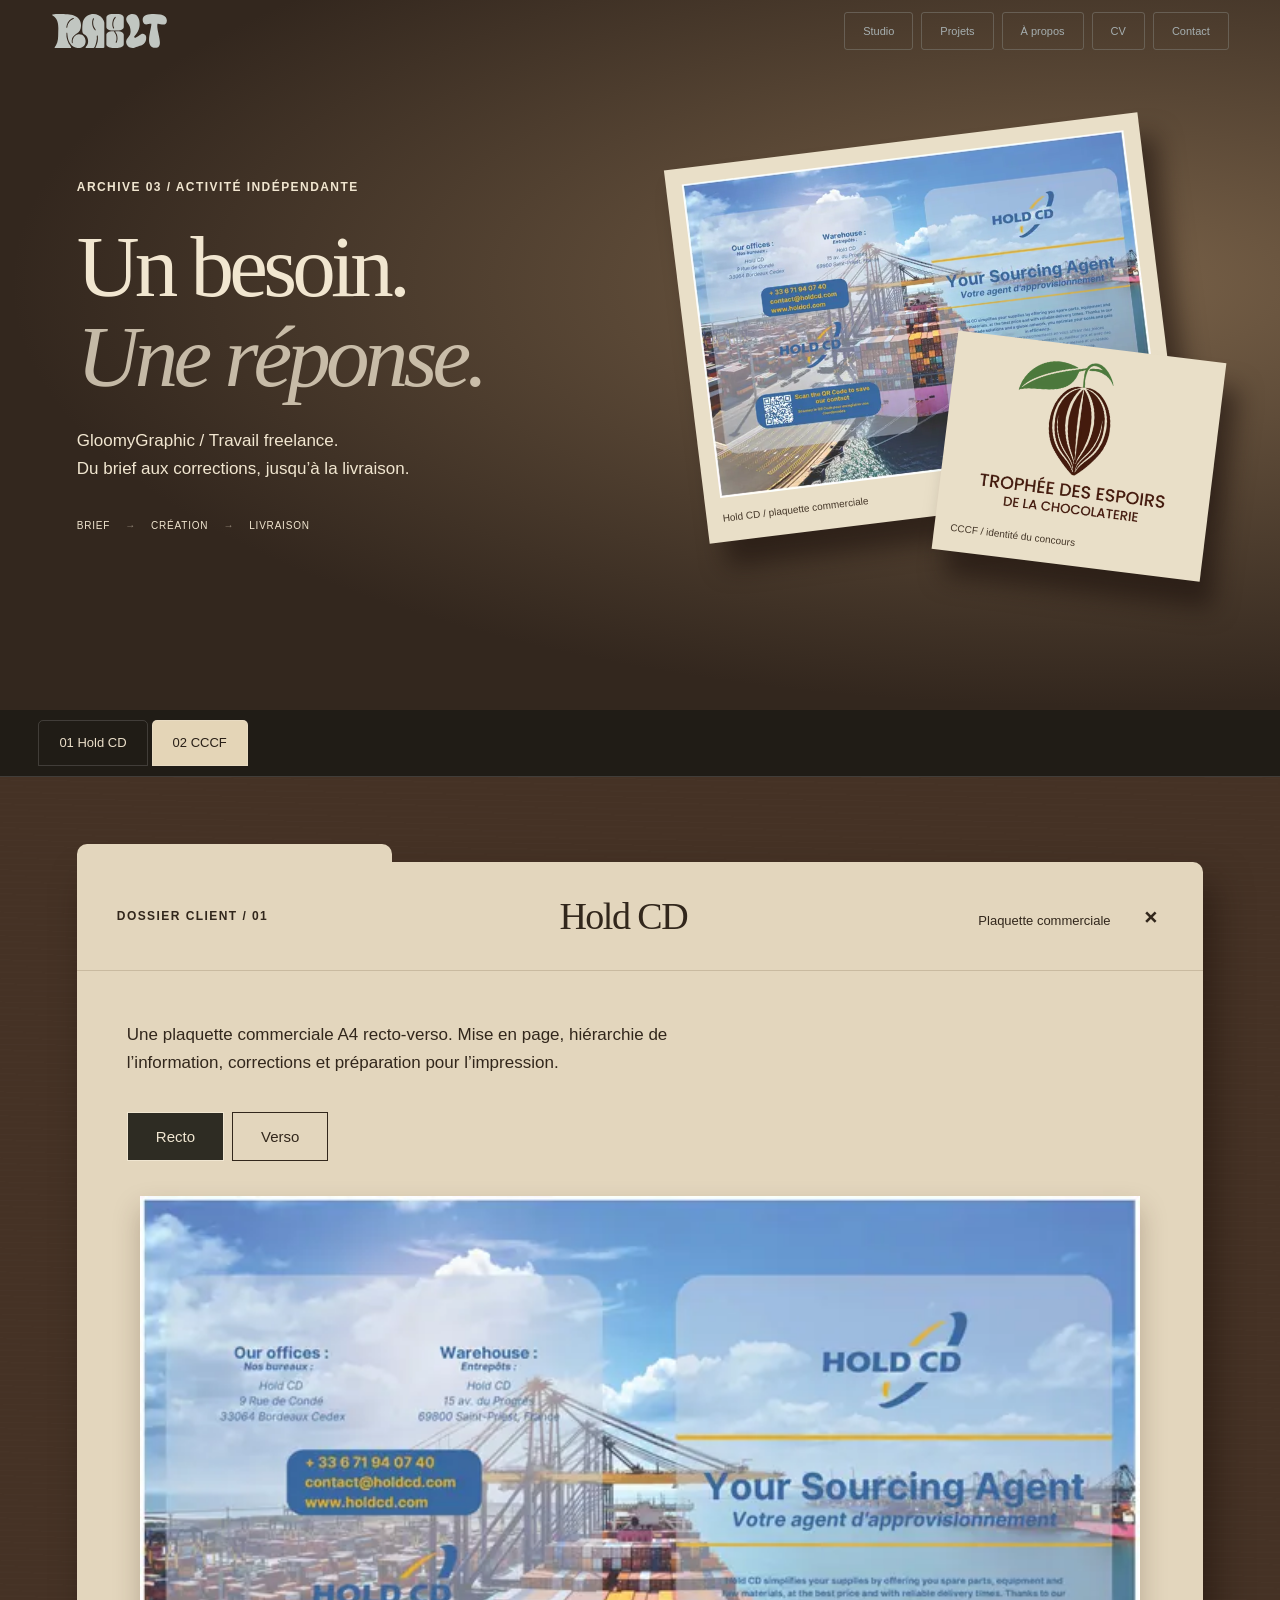
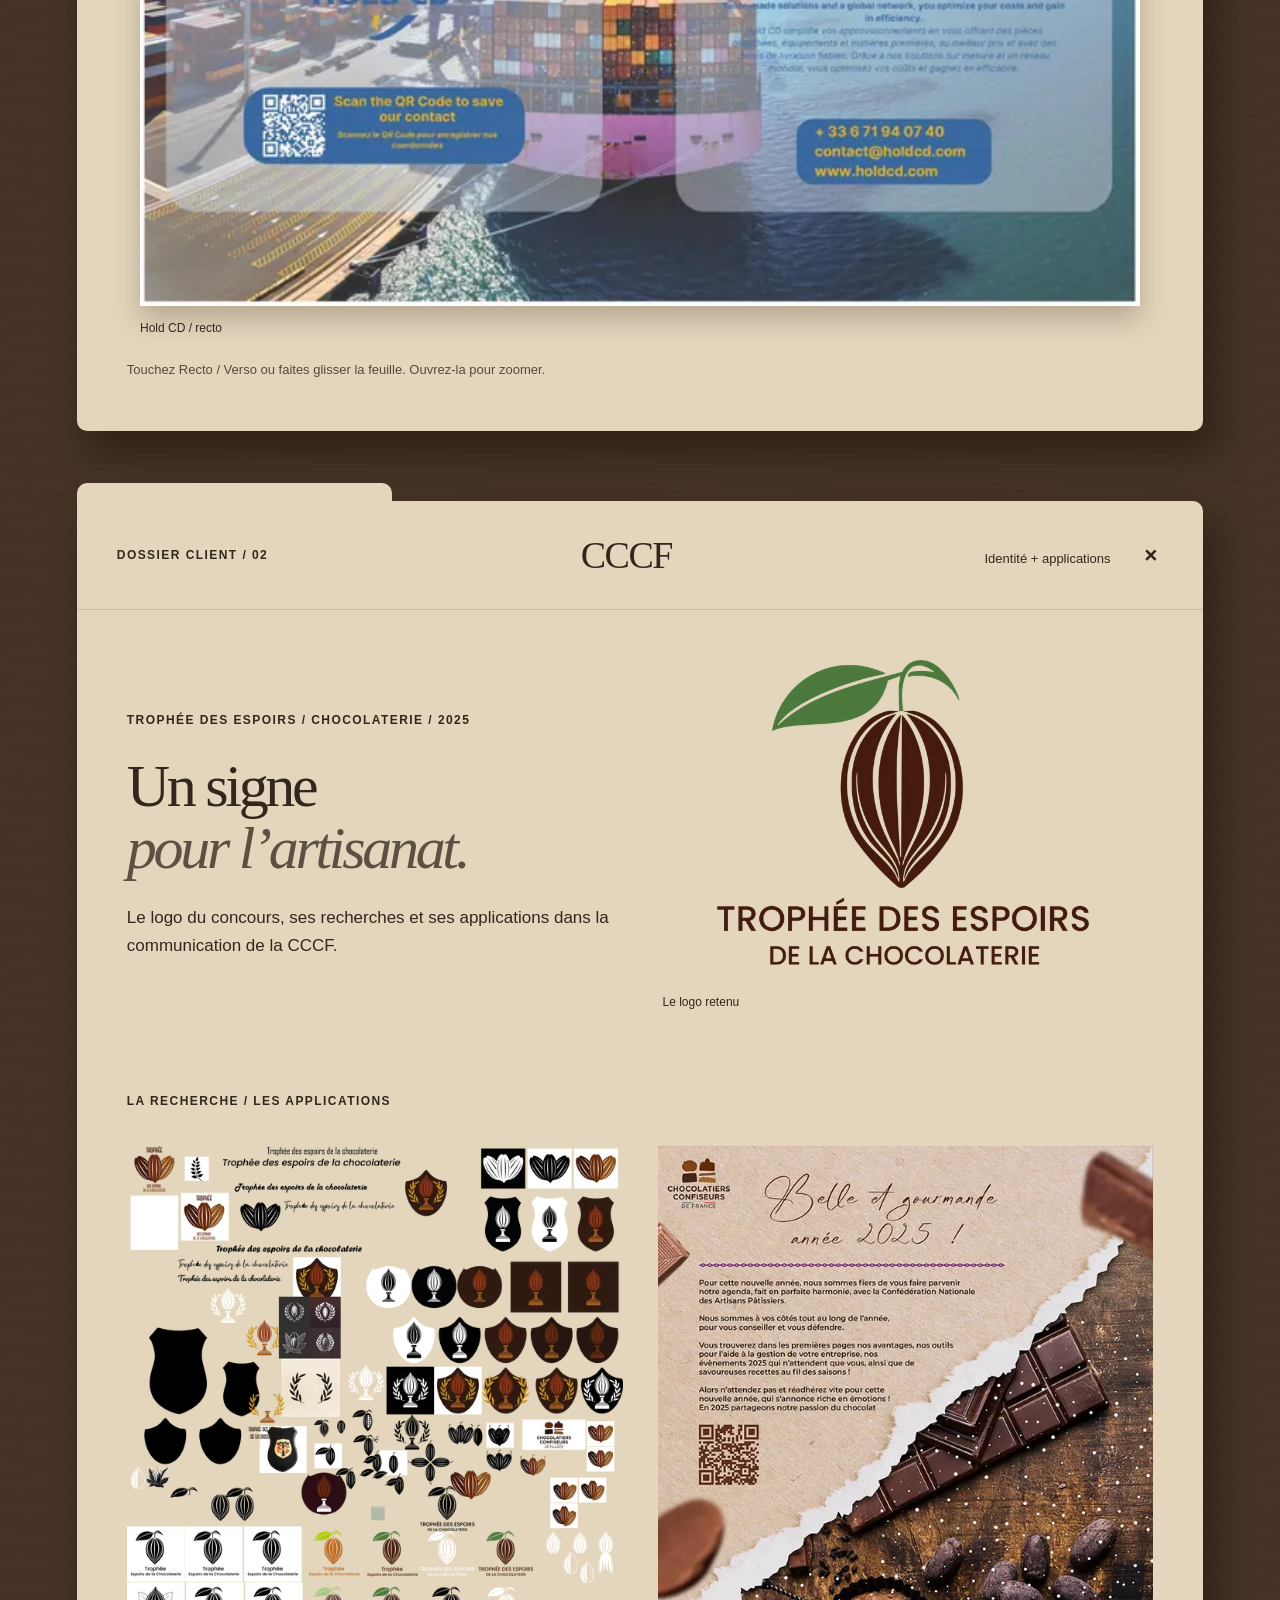
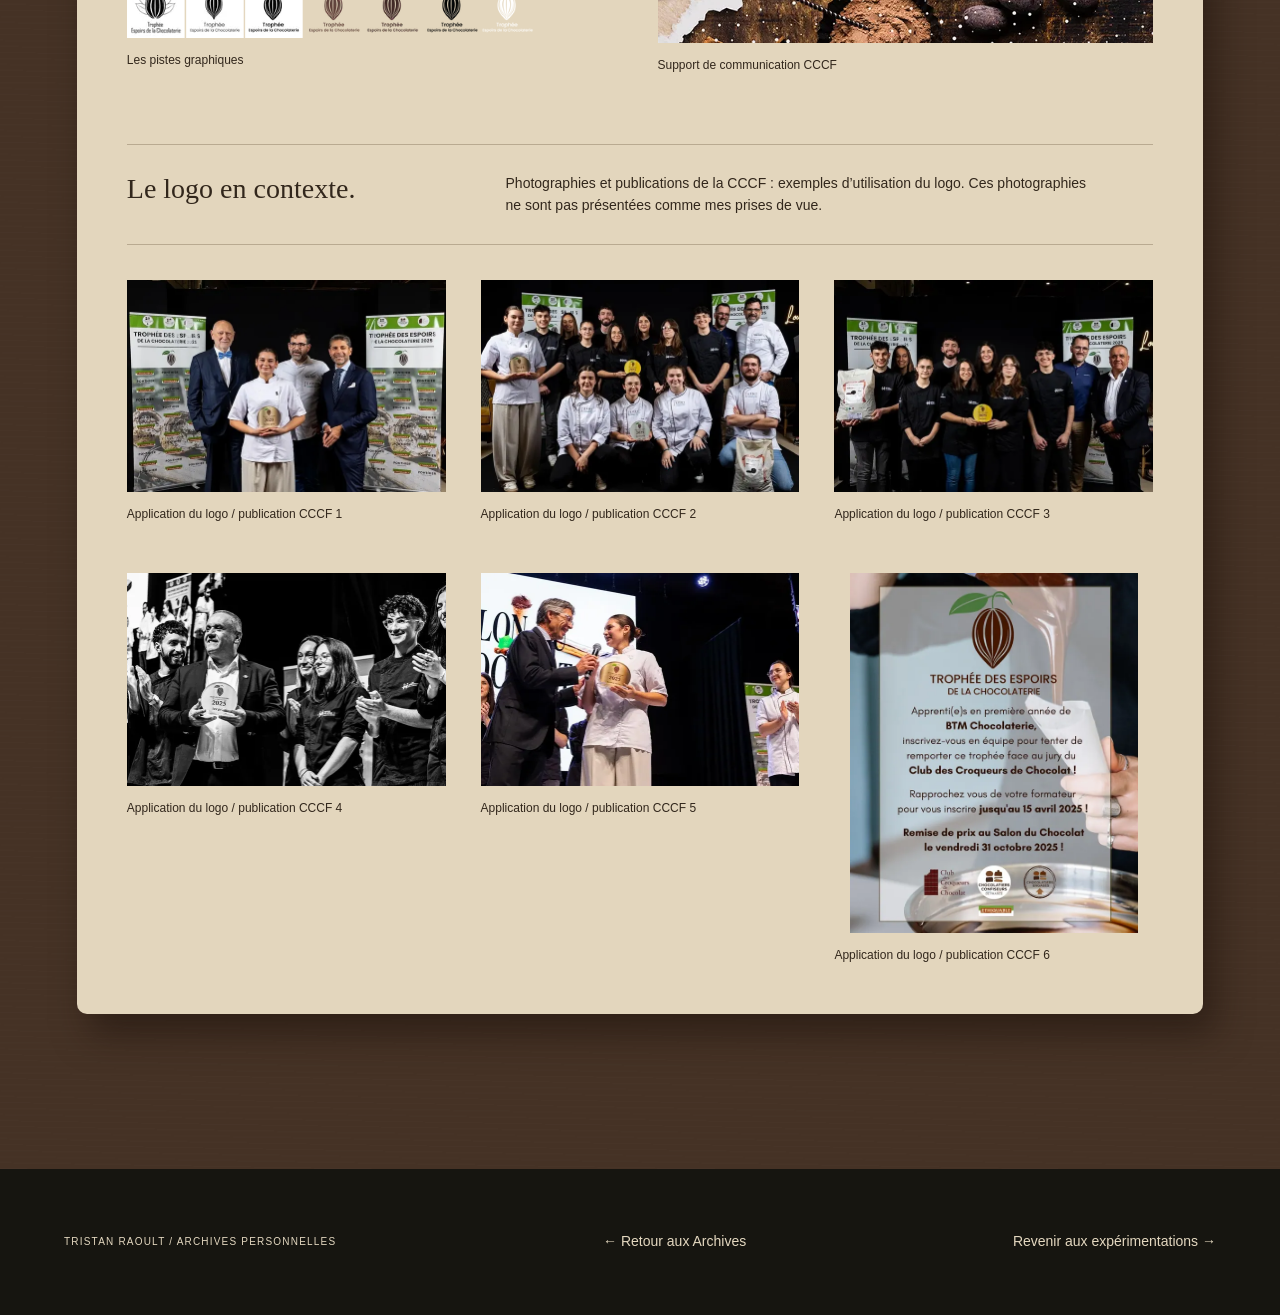
<file: outputs/V16_Studio/freelance/index.html>
<!doctype html><html lang="fr"><head><meta charset="utf-8"><meta name="viewport" content="width=device-width,initial-scale=1"><meta name="color-scheme" content="dark light"><title>Freelance - Tristan Raoult</title><link rel="stylesheet" href="../archives/archives.css"><script defer src="../archives/archives.js"></script><link rel="stylesheet" href="../shared/navigation.css"><script src="../shared/navigation.js" defer></script></head><body class="freelance"><portfolio-header></portfolio-header><a class="skip" href="#main">Aller au contenu</a><header class="global-nav" data-legacy-navigation><a data-transition href="../archives/">← Archives</a><span>TRISTAN RAOULT / FREELANCE</span><a href="#sommaire">Sommaire ↓</a></header><main id="main"><section class="freelance-hero"><div><p class="eyebrow">ARCHIVE 03 / ACTIVITÉ INDÉPENDANTE</p><h1>Un besoin.<br><em>Une réponse.</em></h1><p class="intro">GloomyGraphic / Travail freelance.<br>Du brief aux corrections, jusqu’à la livraison.</p><div class="process-line">BRIEF <span>→</span> CRÉATION <span>→</span> LIVRAISON</div></div><div class="client-preview"><figure class="art "><button data-media="../archives/assets/freelance-hold-cd-page-1-1e3574-2560.webp" data-caption="Hold CD / plaquette commerciale" aria-label="Agrandir : Hold CD / plaquette commerciale"><img src="../archives/assets/freelance-hold-cd-page-1-1e3574-1280.webp" srcset="../archives/assets/freelance-hold-cd-page-1-1e3574-640.webp 640w, ../archives/assets/freelance-hold-cd-page-1-1e3574-1280.webp 1280w, ../archives/assets/freelance-hold-cd-page-1-1e3574-2560.webp 2560w" sizes="(max-width:700px) 90vw, 50vw" width="3339" height="2371" loading="eager" fetchpriority="high" decoding="async" alt="Hold CD / plaquette commerciale" ><span class="magnify" aria-hidden="true">↗</span></button><figcaption>Hold CD / plaquette commerciale</figcaption></figure><figure class="art "><button data-media="../archives/assets/freelance-chocolat-logocouleur-300x-2f15ec-2012.webp" data-caption="CCCF / identité du concours" aria-label="Agrandir : CCCF / identité du concours"><img src="../archives/assets/freelance-chocolat-logocouleur-300x-2f15ec-1280.webp" srcset="../archives/assets/freelance-chocolat-logocouleur-300x-2f15ec-640.webp 640w, ../archives/assets/freelance-chocolat-logocouleur-300x-2f15ec-1280.webp 1280w, ../archives/assets/freelance-chocolat-logocouleur-300x-2f15ec-2012.webp 2012w" sizes="(max-width:700px) 90vw, 50vw" width="2012" height="1676" loading="eager" decoding="async" alt="CCCF / identité du concours" ><span class="magnify" aria-hidden="true">↗</span></button><figcaption>CCCF / identité du concours</figcaption></figure></div></section><div id="sommaire"><nav class="chapter-tabs" aria-label="Chapitres"><a href="#hold-cd">01 Hold CD</a><a href="#cccf">02 CCCF</a></nav></div>
<section class="client-files"><details id="hold-cd" class="client-dossier" open><summary><span class="eyebrow">DOSSIER CLIENT / 01</span><strong>Hold CD</strong><span>Plaquette commerciale <b>＋</b></span></summary><div class="dossier-content"><p class="intro">Une plaquette commerciale A4 recto-verso. Mise en page, hiérarchie de l’information, corrections et préparation pour l’impression.</p><div class="hold-switch" role="group" aria-label="Faces de la plaquette"><button data-face="0" aria-pressed="true">Recto</button><button data-face="1" aria-pressed="false">Verso</button></div><div class="hold-paper" data-hold><div data-hold-face="0" ><figure class="art "><button data-media="../archives/assets/freelance-hold-cd-page-1-1e3574-2560.webp" data-caption="Hold CD / recto" aria-label="Agrandir : Hold CD / recto"><img src="../archives/assets/freelance-hold-cd-page-1-1e3574-1280.webp" srcset="../archives/assets/freelance-hold-cd-page-1-1e3574-640.webp 640w, ../archives/assets/freelance-hold-cd-page-1-1e3574-1280.webp 1280w, ../archives/assets/freelance-hold-cd-page-1-1e3574-2560.webp 2560w" sizes="(max-width:700px) 90vw, 50vw" width="3339" height="2371" loading="lazy" decoding="async" alt="Hold CD / recto" ><span class="magnify" aria-hidden="true">↗</span></button><figcaption>Hold CD / recto</figcaption></figure></div><div data-hold-face="1" hidden><figure class="art "><button data-media="../archives/assets/freelance-hold-cd-page-2-99881a-2560.webp" data-caption="Hold CD / verso" aria-label="Agrandir : Hold CD / verso"><img src="../archives/assets/freelance-hold-cd-page-2-99881a-1280.webp" srcset="../archives/assets/freelance-hold-cd-page-2-99881a-640.webp 640w, ../archives/assets/freelance-hold-cd-page-2-99881a-1280.webp 1280w, ../archives/assets/freelance-hold-cd-page-2-99881a-2560.webp 2560w" sizes="(max-width:700px) 90vw, 50vw" width="3339" height="2371" loading="lazy" decoding="async" alt="Hold CD / verso" ><span class="magnify" aria-hidden="true">↗</span></button><figcaption>Hold CD / verso</figcaption></figure></div></div><p class="source-note">Touchez Recto / Verso ou faites glisser la feuille. Ouvrez-la pour zoomer.</p></div></details>
<details id="cccf" class="client-dossier" open><summary><span class="eyebrow">DOSSIER CLIENT / 02</span><strong>CCCF</strong><span>Identité + applications <b>＋</b></span></summary><div class="dossier-content"><div class="cccf-intro"><div><p class="eyebrow">TROPHÉE DES ESPOIRS / CHOCOLATERIE / 2025</p><h2>Un signe<br><em>pour l’artisanat.</em></h2><p class="intro">Le logo du concours, ses recherches et ses applications dans la communication de la CCCF.</p></div><figure class="art "><button data-media="../archives/assets/freelance-chocolat-logocouleur-300x-2f15ec-2012.webp" data-caption="Le logo retenu" aria-label="Agrandir : Le logo retenu"><img src="../archives/assets/freelance-chocolat-logocouleur-300x-2f15ec-1280.webp" srcset="../archives/assets/freelance-chocolat-logocouleur-300x-2f15ec-640.webp 640w, ../archives/assets/freelance-chocolat-logocouleur-300x-2f15ec-1280.webp 1280w, ../archives/assets/freelance-chocolat-logocouleur-300x-2f15ec-2012.webp 2012w" sizes="(max-width:700px) 90vw, 50vw" width="2012" height="1676" loading="lazy" decoding="async" alt="Le logo retenu" ><span class="magnify" aria-hidden="true">↗</span></button><figcaption>Le logo retenu</figcaption></figure></div><p class="eyebrow">LA RECHERCHE / LES APPLICATIONS</p><div class="media-grid "><figure class="art "><button data-media="../archives/assets/freelance-chocolatiertouslestests-300x-b2ad60-2560.webp" data-caption="Les pistes graphiques" aria-label="Agrandir : Les pistes graphiques"><img src="../archives/assets/freelance-chocolatiertouslestests-300x-b2ad60-1280.webp" srcset="../archives/assets/freelance-chocolatiertouslestests-300x-b2ad60-640.webp 640w, ../archives/assets/freelance-chocolatiertouslestests-300x-b2ad60-1280.webp 1280w, ../archives/assets/freelance-chocolatiertouslestests-300x-b2ad60-2560.webp 2560w" sizes="(max-width:700px) 90vw, 50vw" width="17697" height="17553" loading="lazy" decoding="async" alt="Les pistes graphiques" ><span class="magnify" aria-hidden="true">↗</span></button><figcaption>Les pistes graphiques</figcaption></figure><figure class="art "><button data-media="../archives/assets/freelance-chocolatiers-confiseurs-ccf328-800.webp" data-caption="Support de communication CCCF" aria-label="Agrandir : Support de communication CCCF"><img src="../archives/assets/freelance-chocolatiers-confiseurs-ccf328-800.webp" srcset="../archives/assets/freelance-chocolatiers-confiseurs-ccf328-640.webp 640w, ../archives/assets/freelance-chocolatiers-confiseurs-ccf328-800.webp 800w" sizes="(max-width:700px) 90vw, 50vw" width="800" height="801" loading="lazy" decoding="async" alt="Support de communication CCCF" ><span class="magnify" aria-hidden="true">↗</span></button><figcaption>Support de communication CCCF</figcaption></figure></div><div class="attribution"><p>Le logo en contexte.</p><span>Photographies et publications de la CCCF : exemples d’utilisation du logo. Ces photographies ne sont pas présentées comme mes prises de vue.</span></div><div class="media-grid applications"><figure class="art "><button data-media="../archives/assets/freelance-imgi-4-572738904-18157553686392694-9196078165922213991-n-9d618f-800.webp" data-caption="Application du logo / publication CCCF 1" aria-label="Agrandir : Application du logo / publication CCCF 1"><img src="../archives/assets/freelance-imgi-4-572738904-18157553686392694-9196078165922213991-n-9d618f-800.webp" srcset="../archives/assets/freelance-imgi-4-572738904-18157553686392694-9196078165922213991-n-9d618f-640.webp 640w, ../archives/assets/freelance-imgi-4-572738904-18157553686392694-9196078165922213991-n-9d618f-800.webp 800w" sizes="(max-width:700px) 90vw, 50vw" width="800" height="533" loading="lazy" decoding="async" alt="Application du logo / publication CCCF 1" ><span class="magnify" aria-hidden="true">↗</span></button><figcaption>Application du logo / publication CCCF 1</figcaption></figure><figure class="art "><button data-media="../archives/assets/freelance-imgi-4-572889713-18157553668392694-6991907865234623865-n-54530a-797.webp" data-caption="Application du logo / publication CCCF 2" aria-label="Agrandir : Application du logo / publication CCCF 2"><img src="../archives/assets/freelance-imgi-4-572889713-18157553668392694-6991907865234623865-n-54530a-797.webp" srcset="../archives/assets/freelance-imgi-4-572889713-18157553668392694-6991907865234623865-n-54530a-640.webp 640w, ../archives/assets/freelance-imgi-4-572889713-18157553668392694-6991907865234623865-n-54530a-797.webp 797w" sizes="(max-width:700px) 90vw, 50vw" width="797" height="530" loading="lazy" decoding="async" alt="Application du logo / publication CCCF 2" ><span class="magnify" aria-hidden="true">↗</span></button><figcaption>Application du logo / publication CCCF 2</figcaption></figure><figure class="art "><button data-media="../archives/assets/freelance-imgi-4-573001927-18157553695392694-2084142925014112286-n-09eb71-800.webp" data-caption="Application du logo / publication CCCF 3" aria-label="Agrandir : Application du logo / publication CCCF 3"><img src="../archives/assets/freelance-imgi-4-573001927-18157553695392694-2084142925014112286-n-09eb71-800.webp" srcset="../archives/assets/freelance-imgi-4-573001927-18157553695392694-2084142925014112286-n-09eb71-640.webp 640w, ../archives/assets/freelance-imgi-4-573001927-18157553695392694-2084142925014112286-n-09eb71-800.webp 800w" sizes="(max-width:700px) 90vw, 50vw" width="800" height="533" loading="lazy" decoding="async" alt="Application du logo / publication CCCF 3" ><span class="magnify" aria-hidden="true">↗</span></button><figcaption>Application du logo / publication CCCF 3</figcaption></figure><figure class="art "><button data-media="../archives/assets/freelance-imgi-4-573209618-18157553659392694-8823307256682181072-n-0f22e3-800.webp" data-caption="Application du logo / publication CCCF 4" aria-label="Agrandir : Application du logo / publication CCCF 4"><img src="../archives/assets/freelance-imgi-4-573209618-18157553659392694-8823307256682181072-n-0f22e3-800.webp" srcset="../archives/assets/freelance-imgi-4-573209618-18157553659392694-8823307256682181072-n-0f22e3-640.webp 640w, ../archives/assets/freelance-imgi-4-573209618-18157553659392694-8823307256682181072-n-0f22e3-800.webp 800w" sizes="(max-width:700px) 90vw, 50vw" width="800" height="533" loading="lazy" decoding="async" alt="Application du logo / publication CCCF 4" ><span class="magnify" aria-hidden="true">↗</span></button><figcaption>Application du logo / publication CCCF 4</figcaption></figure><figure class="art "><button data-media="../archives/assets/freelance-imgi-4-573588312-18157553632392694-707073438952151904-n-0f05d7-800.webp" data-caption="Application du logo / publication CCCF 5" aria-label="Agrandir : Application du logo / publication CCCF 5"><img src="../archives/assets/freelance-imgi-4-573588312-18157553632392694-707073438952151904-n-0f05d7-800.webp" srcset="../archives/assets/freelance-imgi-4-573588312-18157553632392694-707073438952151904-n-0f05d7-640.webp 640w, ../archives/assets/freelance-imgi-4-573588312-18157553632392694-707073438952151904-n-0f05d7-800.webp 800w" sizes="(max-width:700px) 90vw, 50vw" width="800" height="533" loading="lazy" decoding="async" alt="Application du logo / publication CCCF 5" ><span class="magnify" aria-hidden="true">↗</span></button><figcaption>Application du logo / publication CCCF 5</figcaption></figure><figure class="art "><button data-media="../archives/assets/freelance-imgi-51-486724937-1004721701846867-4360720640061481751-n-fa26e0-1080.webp" data-caption="Application du logo / publication CCCF 6" aria-label="Agrandir : Application du logo / publication CCCF 6"><img src="../archives/assets/freelance-imgi-51-486724937-1004721701846867-4360720640061481751-n-fa26e0-1080.webp" srcset="../archives/assets/freelance-imgi-51-486724937-1004721701846867-4360720640061481751-n-fa26e0-640.webp 640w, ../archives/assets/freelance-imgi-51-486724937-1004721701846867-4360720640061481751-n-fa26e0-1080.webp 1080w" sizes="(max-width:700px) 90vw, 50vw" width="1080" height="1350" loading="lazy" decoding="async" alt="Application du logo / publication CCCF 6" ><span class="magnify" aria-hidden="true">↗</span></button><figcaption>Application du logo / publication CCCF 6</figcaption></figure></div></div></details></section><footer><span>TRISTAN RAOULT / ARCHIVES PERSONNELLES</span><a data-transition href="../archives/">← Retour aux Archives</a><a data-transition href="../cours/">Revenir aux expérimentations →</a></footer></main><dialog id="lightbox" aria-label="Consultation des travaux"><div class="lightbox-top"><span id="lightbox-caption"></span><a id="original-link" target="_blank" rel="noopener">Ouvrir le fichier ↗</a><button id="close-lightbox" aria-label="Fermer la visionneuse">Fermer ×</button></div><div class="lightbox-stage"><img id="lightbox-image" alt=""><p id="lightbox-status" role="status"></p></div><div class="lightbox-tools"><button id="previous" aria-label="Visuel précédent">←</button><span id="lightbox-count"></span><label>Zoom <input id="zoom" type="range" min="1" max="3" step=".25" value="1"></label><button id="next" aria-label="Visuel suivant">→</button></div></dialog><div class="page-shade" aria-hidden="true"></div></body></html>
</file>
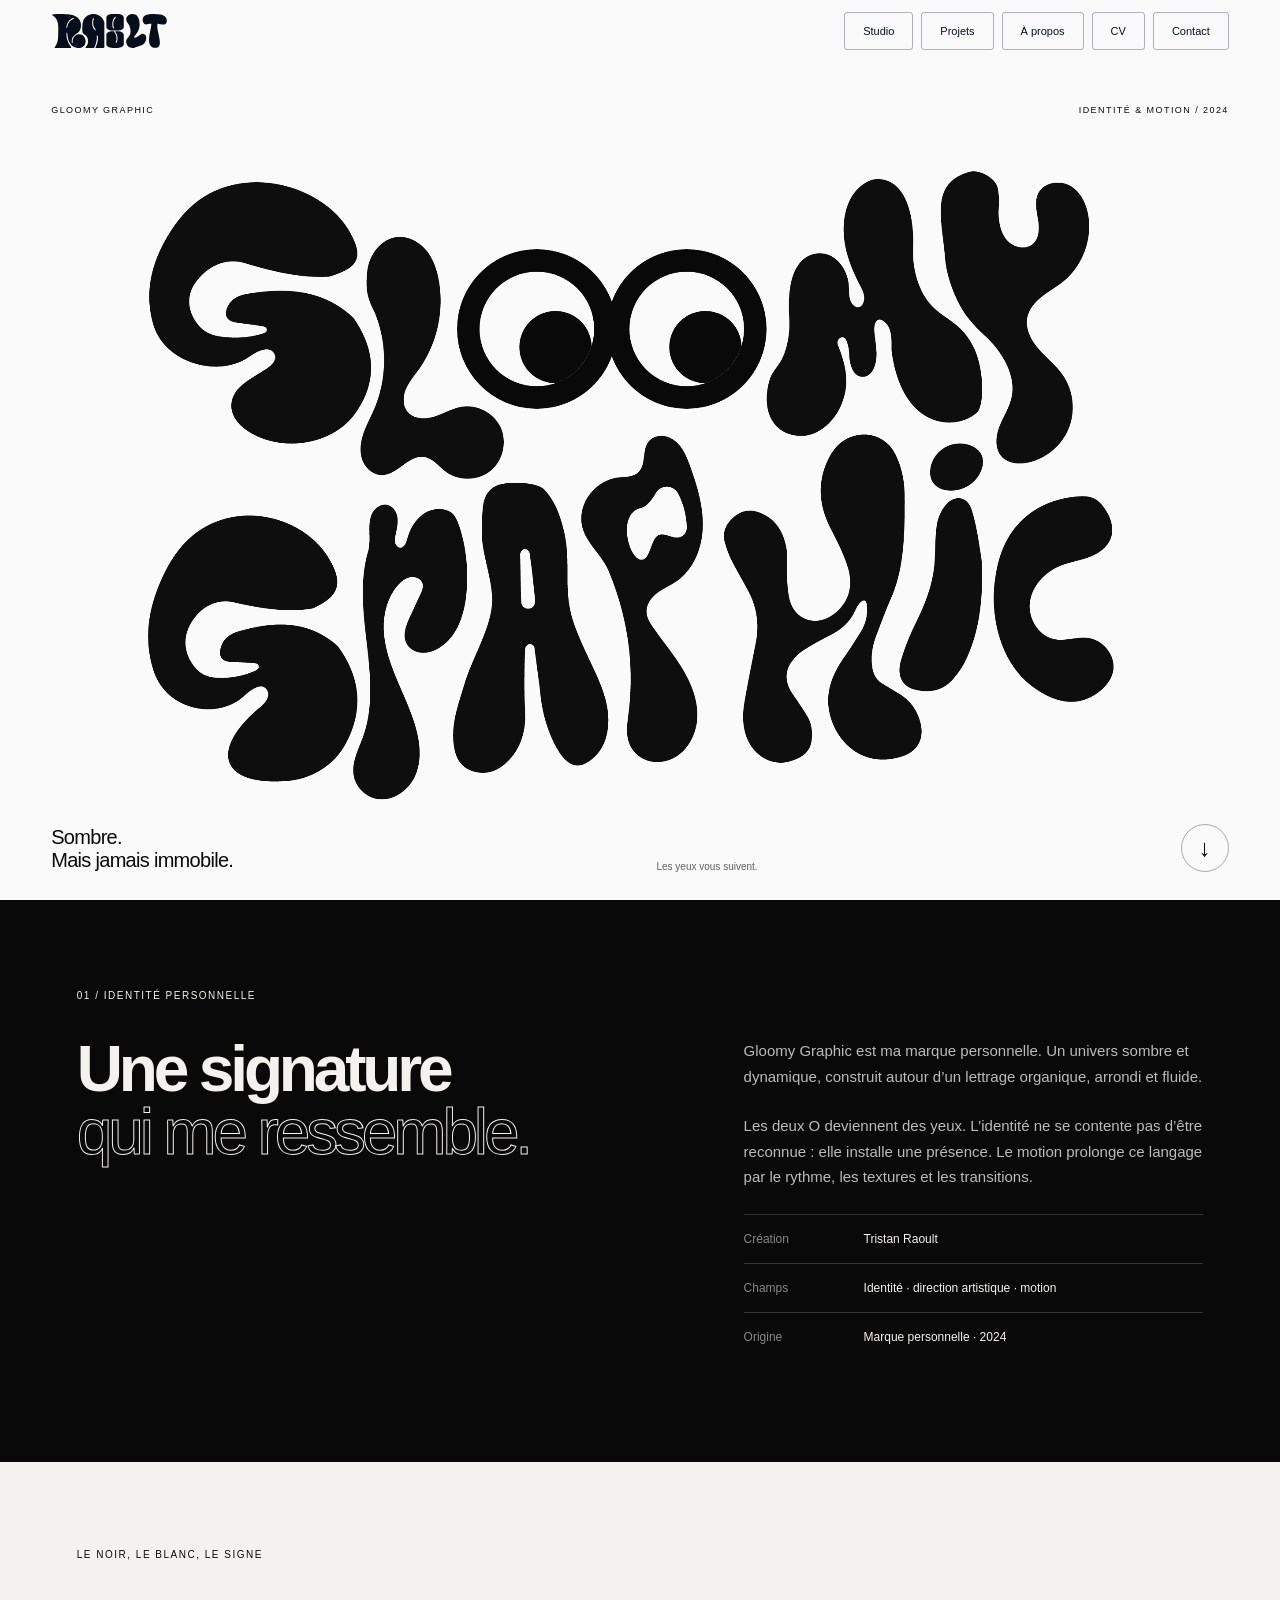
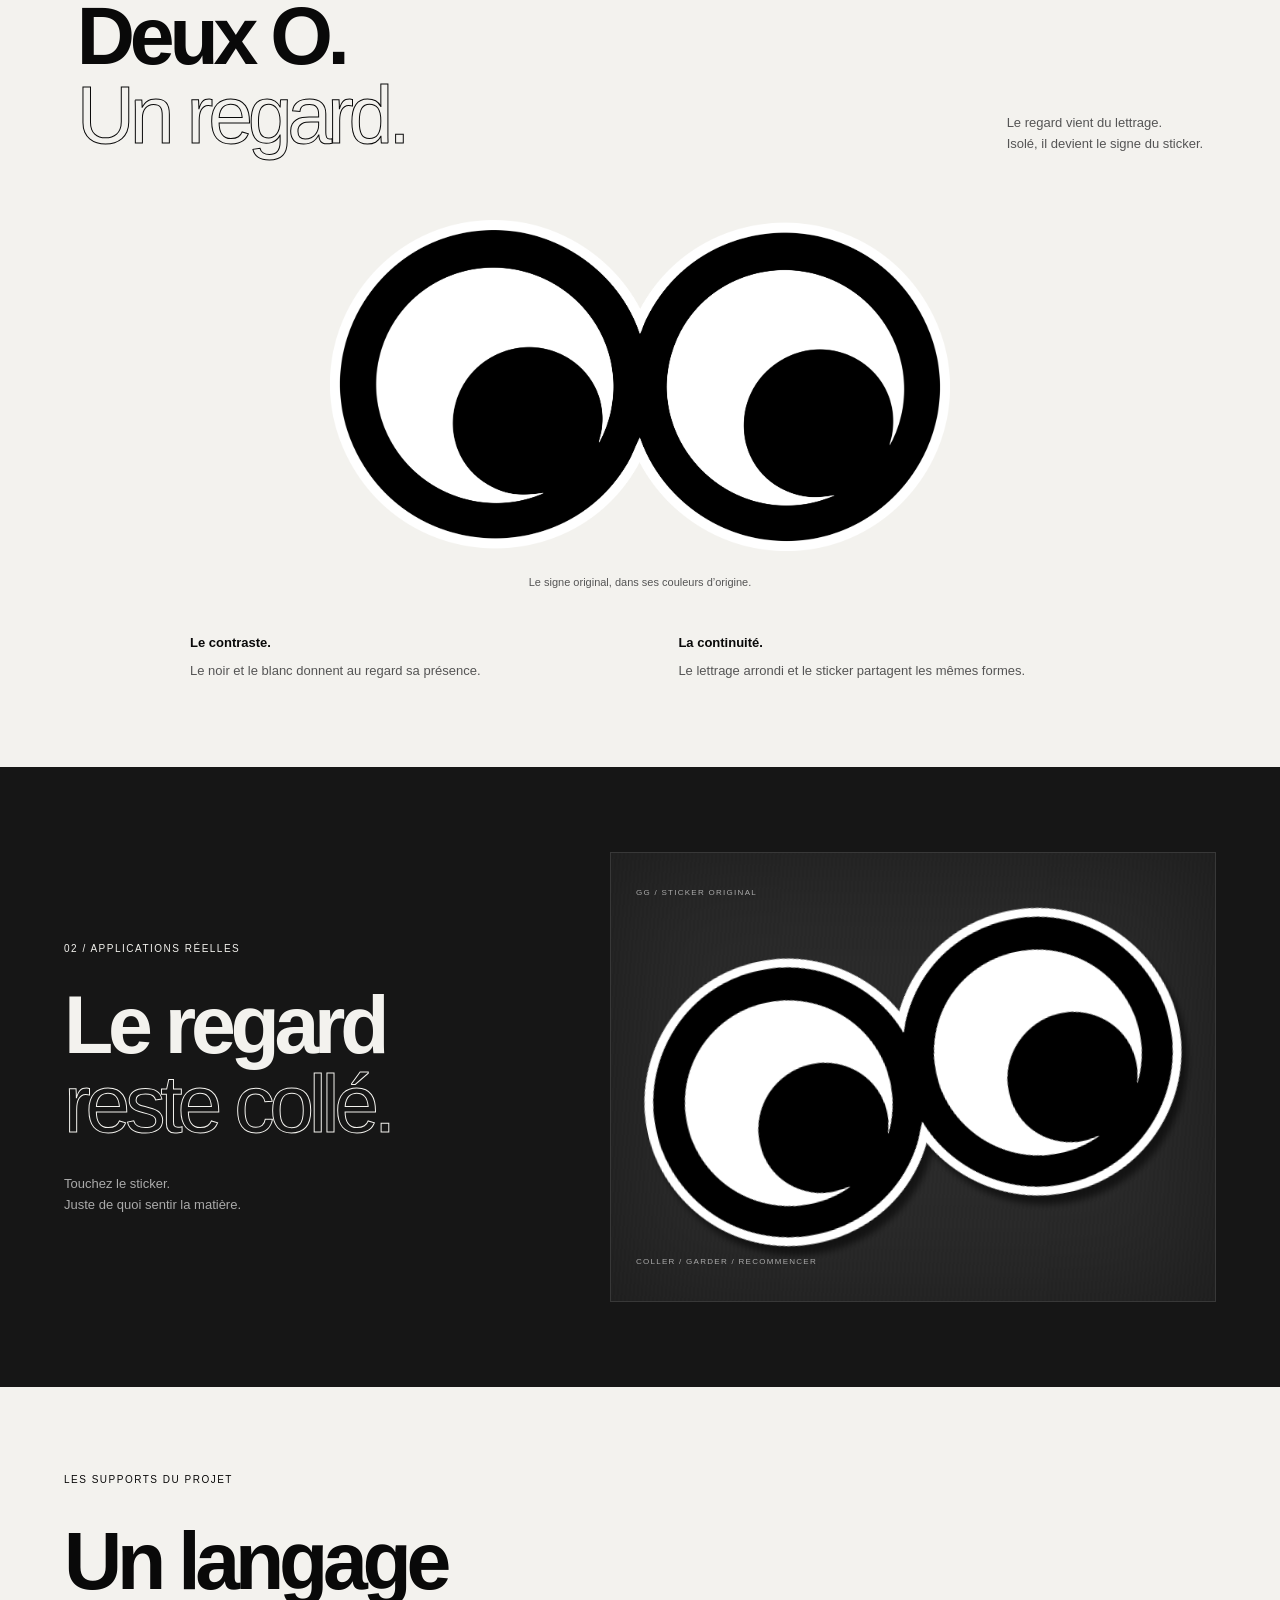
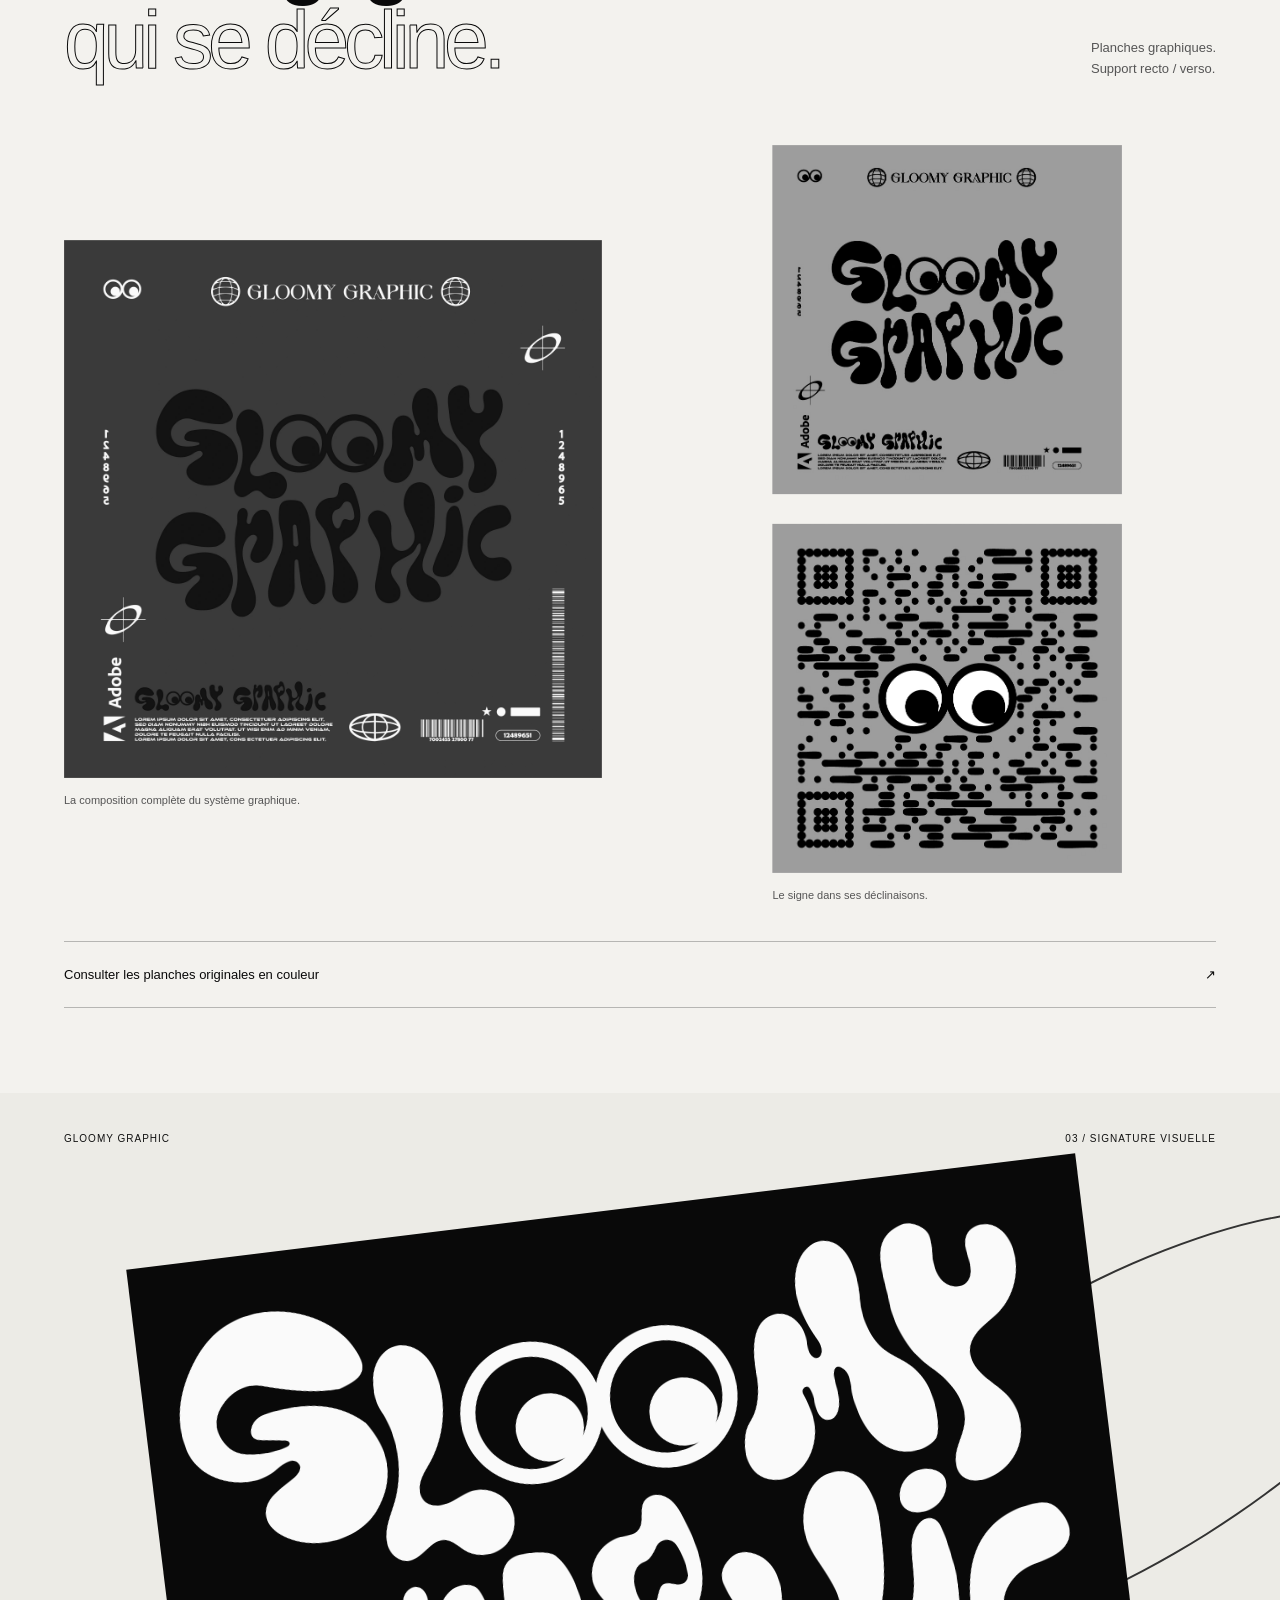
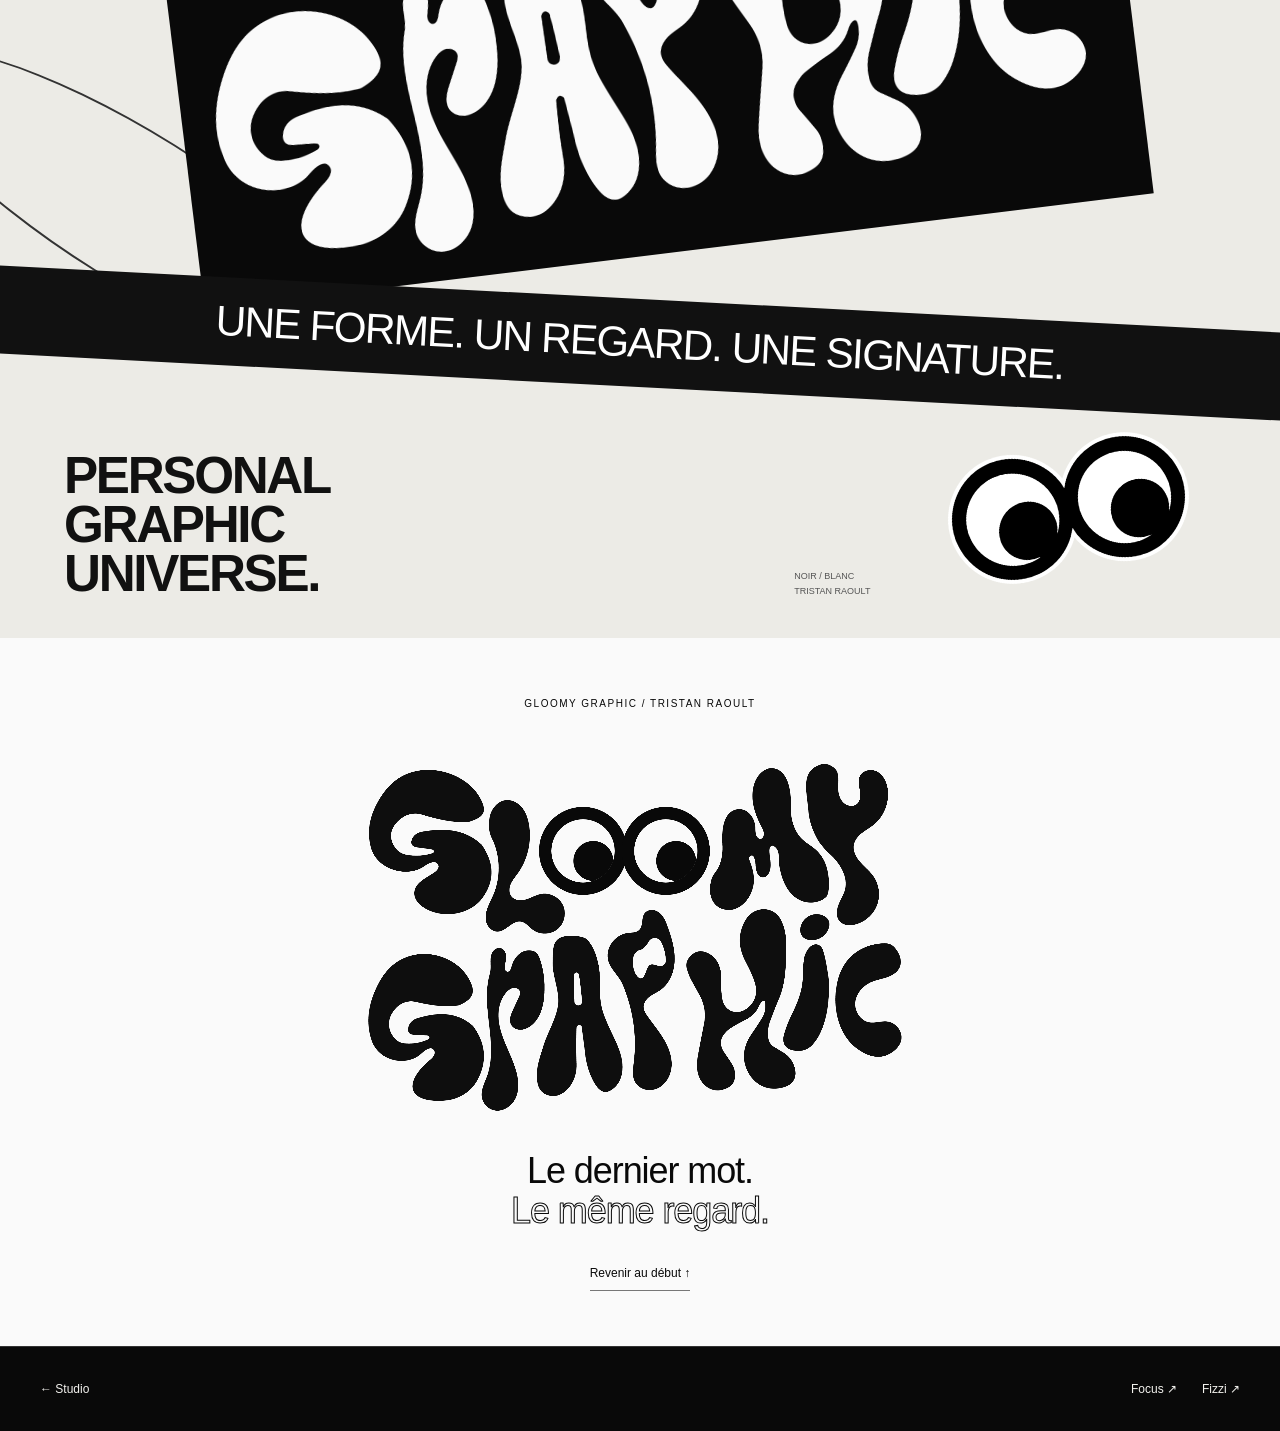
<file: outputs/V16_Studio/gloomy/index.html>
<!doctype html><html lang="fr"><head><meta charset="utf-8"><meta name="viewport" content="width=device-width,initial-scale=1"><meta name="color-scheme" content="dark"><title>Gloomy Graphic - Tristan Raoult</title><link rel="stylesheet" href="gloomy.css"><link rel="stylesheet" href="../shared/navigation.css"><script src="../shared/navigation.js" defer></script></head><body><portfolio-header></portfolio-header><a class="skip" href="#contexte">Passer au contenu</a><nav data-legacy-navigation><a href="../#atelier">← Studio</a><span>TRISTAN RAOULT / MARQUE PERSONNELLE</span><a href="#contexte">À propos ↘</a></nav><main>
<section class="hero" id="debut"><div class="hero-top"><span>GLOOMY GRAPHIC</span><span>IDENTITÉ & MOTION / 2024</span></div><h1 class="sr-only">Gloomy Graphic</h1><div class="logo live-logo" aria-label="Gloomy Graphic, les deux O suivent votre regard"><img src="assets/logo.png" alt="Logo original Gloomy Graphic" width="2300" height="1520"><canvas class="eye-layer" width="2300" height="1520" aria-hidden="true"></canvas></div><div class="hero-bottom"><p>Sombre.<br>Mais jamais immobile.</p><span class="look-hint">Les yeux vous suivent.</span><a class="round" href="#contexte" aria-label="Découvrir l’identité Gloomy">↓</a></div></section>
<section class="context" id="contexte"><span class="eyebrow">01 / IDENTITÉ PERSONNELLE</span><div><h2>Une signature<br><em>qui me ressemble.</em></h2><div><p>Gloomy Graphic est ma marque personnelle. Un univers sombre et dynamique, construit autour d’un lettrage organique, arrondi et fluide.</p><p>Les deux O deviennent des yeux. L’identité ne se contente pas d’être reconnue : elle installe une présence. Le motion prolonge ce langage par le rythme, les textures et les transitions.</p><dl><div><dt>Création</dt><dd>Tristan Raoult</dd></div><div><dt>Champs</dt><dd>Identité · direction artistique · motion</dd></div><div><dt>Origine</dt><dd>Marque personnelle · 2024</dd></div></dl></div></div></section><section class="identity light" id="identite"><header class="editorial"><span class="eyebrow">LE NOIR, LE BLANC, LE SIGNE</span><h2>Deux O.<br><em>Un regard.</em></h2><p>Le regard vient du lettrage.<br>Isolé, il devient le signe du sticker.</p></header><figure><img src="assets/sticker.png" width="6399" height="3425" alt="Signe Gloomy original : contours noirs, intérieur blanc et pupilles noires" loading="lazy"><figcaption>Le signe original, dans ses couleurs d’origine.</figcaption></figure><div class="identity-notes"><p><strong>Le contraste.</strong> Le noir et le blanc donnent au regard sa présence.</p><p><strong>La continuité.</strong> Le lettrage arrondi et le sticker partagent les mêmes formes.</p></div></section>



<section class="sticker-section" id="sticker"><div class="sticker-copy"><span class="eyebrow">02 / APPLICATIONS RÉELLES</span><h2>Le regard<br><em>reste collé.</em></h2><p>Touchez le sticker.<br>Juste de quoi sentir la matière.</p></div><div class="sticker-surface"><span class="surface-code">GG / STICKER ORIGINAL</span><button id="sticker-button" aria-label="Soulever légèrement le sticker Gloomy" aria-pressed="false"><img src="assets/sticker.png" alt="Le sticker Gloomy, deux yeux noirs et blancs" loading="lazy"></button><span class="surface-line">COLLER / GARDER / RECOMMENCER</span></div></section>
<section class="process light" id="processus"><header class="editorial"><span class="eyebrow">LES SUPPORTS DU PROJET</span><h2>Un langage<br><em>qui se décline.</em></h2><p>Planches graphiques.<br>Support recto / verso.</p></header><div class="process-layout"><figure class="brand-sheet"><img src="assets/gloomy.webp" alt="Planche graphique originale Gloomy, présentée en niveaux de gris" loading="lazy"><figcaption>La composition complète du système graphique.</figcaption></figure><figure class="source-art"><img src="assets/artwork.webp" alt="Support graphique original, recto et verso" loading="lazy"><figcaption>Le signe dans ses déclinaisons.</figcaption></figure></div><details><summary>Consulter les planches originales en couleur <span>↗</span></summary><p>Retrouvez les planches complètes, sans traitement, dans leurs couleurs d’origine.</p><div class="original-links"><a href="assets/logo-g.png" target="_blank">Planche G ↗</a><a href="assets/logo-gl.png" target="_blank">Planche GL ↗</a><a href="assets/logo-glo.png" target="_blank">Planche GLO ↗</a></div></details></section><section class="artwork" id="artwork"><div class="art-top"><span>GLOOMY GRAPHIC</span><span>03 / SIGNATURE VISUELLE</span></div><div class="art-logo"><img src="assets/logo.png" alt="Gloomy Graphic dans une composition graphique" loading="lazy"></div><div class="orbit orbit-one"></div><div class="orbit orbit-two"></div><div class="art-strip">UNE FORME. UN REGARD. UNE SIGNATURE.</div><img class="art-eyes" src="assets/sticker.png" alt="" loading="lazy"><div class="art-bottom"><p>PERSONAL<br>GRAPHIC<br>UNIVERSE.</p><span>NOIR / BLANC<br>TRISTAN RAOULT</span></div></section>


<section class="finale"><span class="eyebrow">GLOOMY GRAPHIC / TRISTAN RAOULT</span><div class="logo live-logo"><img src="assets/logo.png" alt="Gloomy Graphic" width="2300" height="1520" loading="lazy"><canvas class="eye-layer" width="2300" height="1520" aria-hidden="true"></canvas></div><p>Le dernier mot.<br><em>Le même regard.</em></p><a href="#debut">Revenir au début ↑</a></section></main><footer><a href="../#atelier">← Studio</a><div><a href="../focus/">Focus ↗</a><a href="../fizzi/">Fizzi ↗</a></div></footer><script src="gloomy.js" defer></script></body></html>
</file>
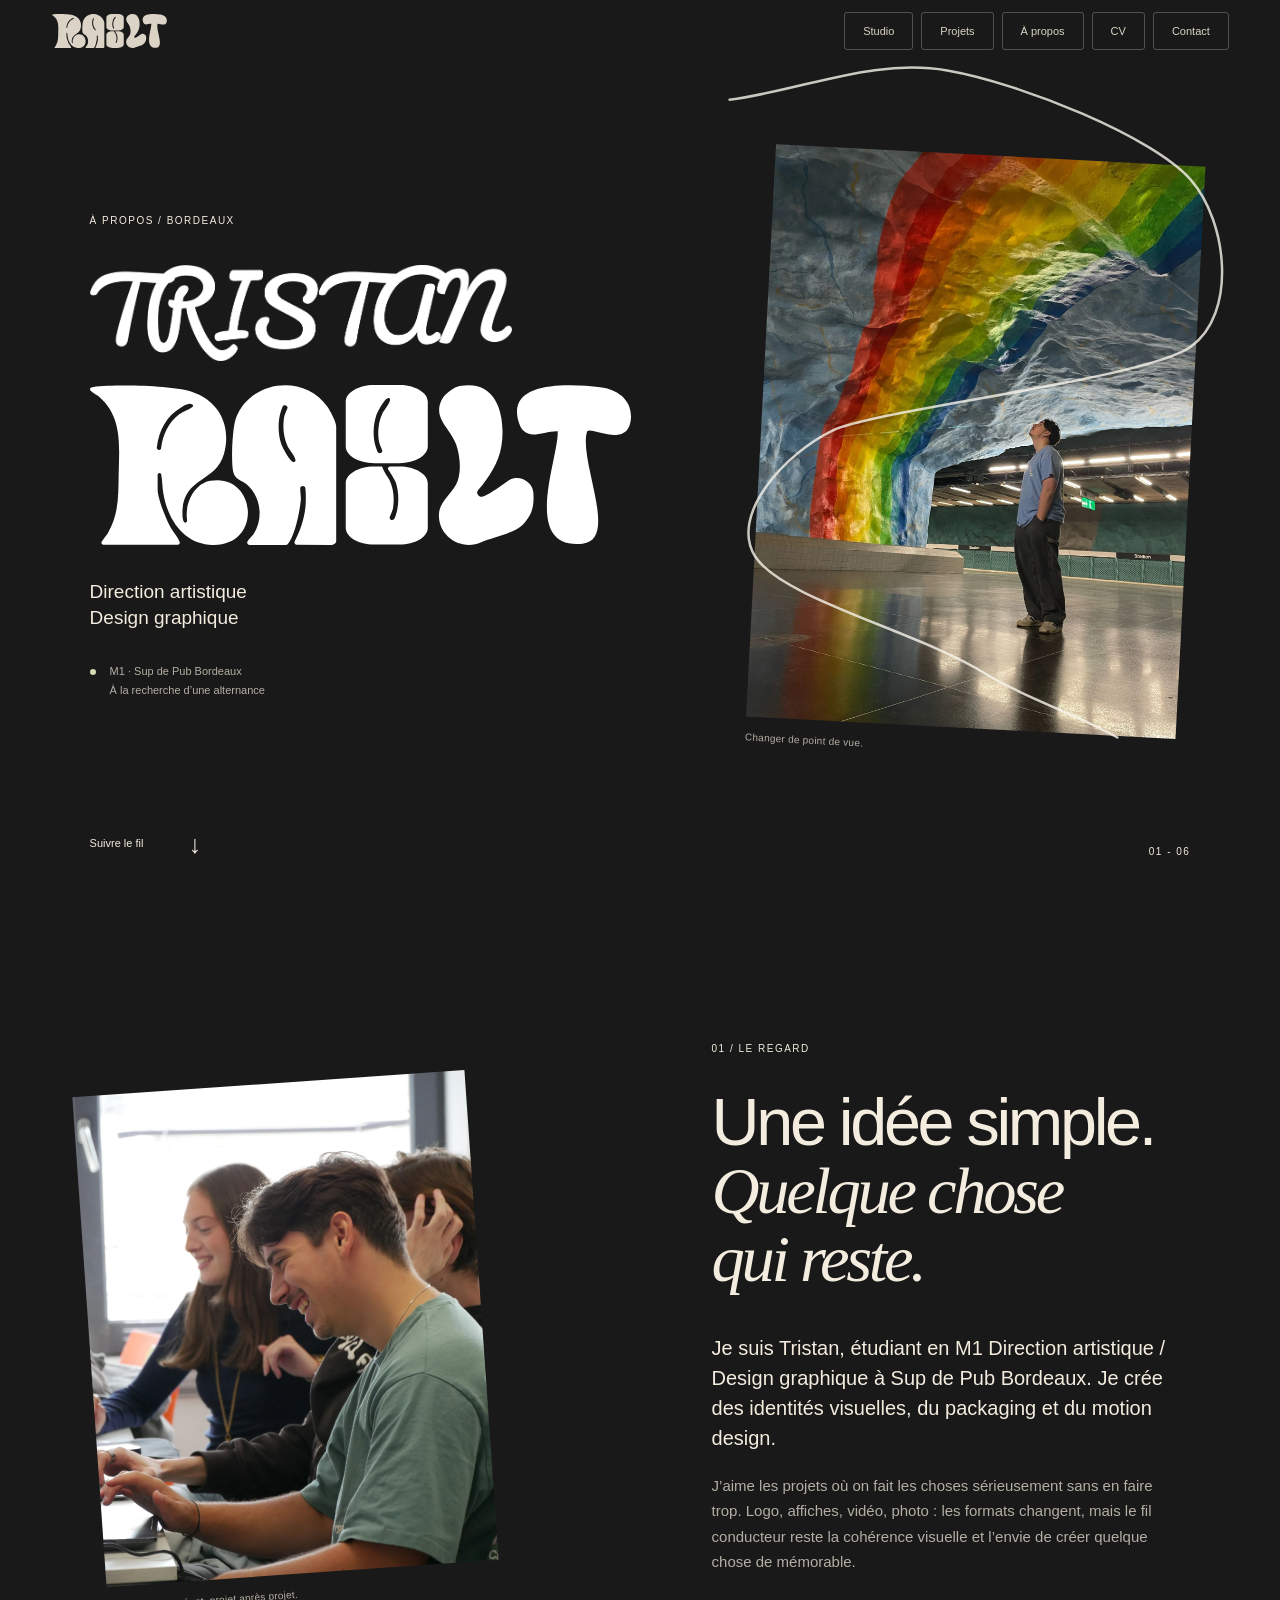
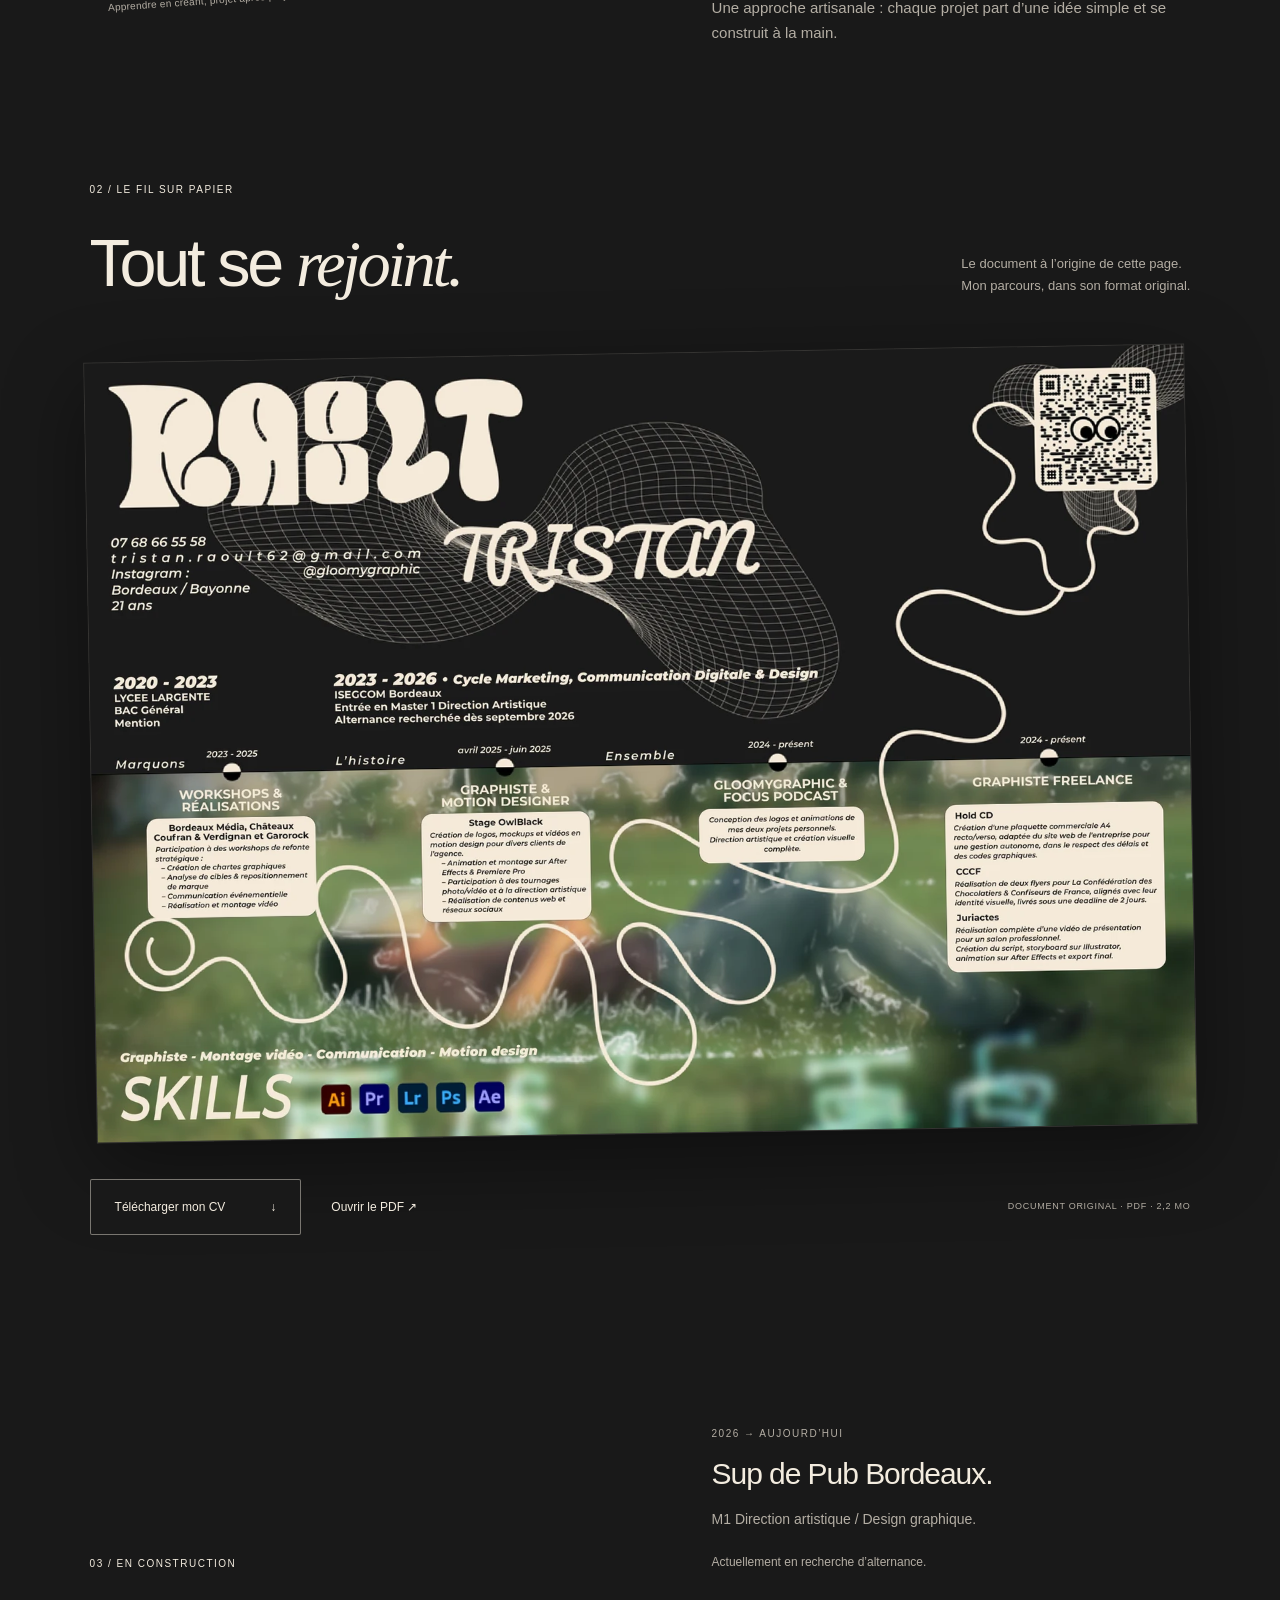
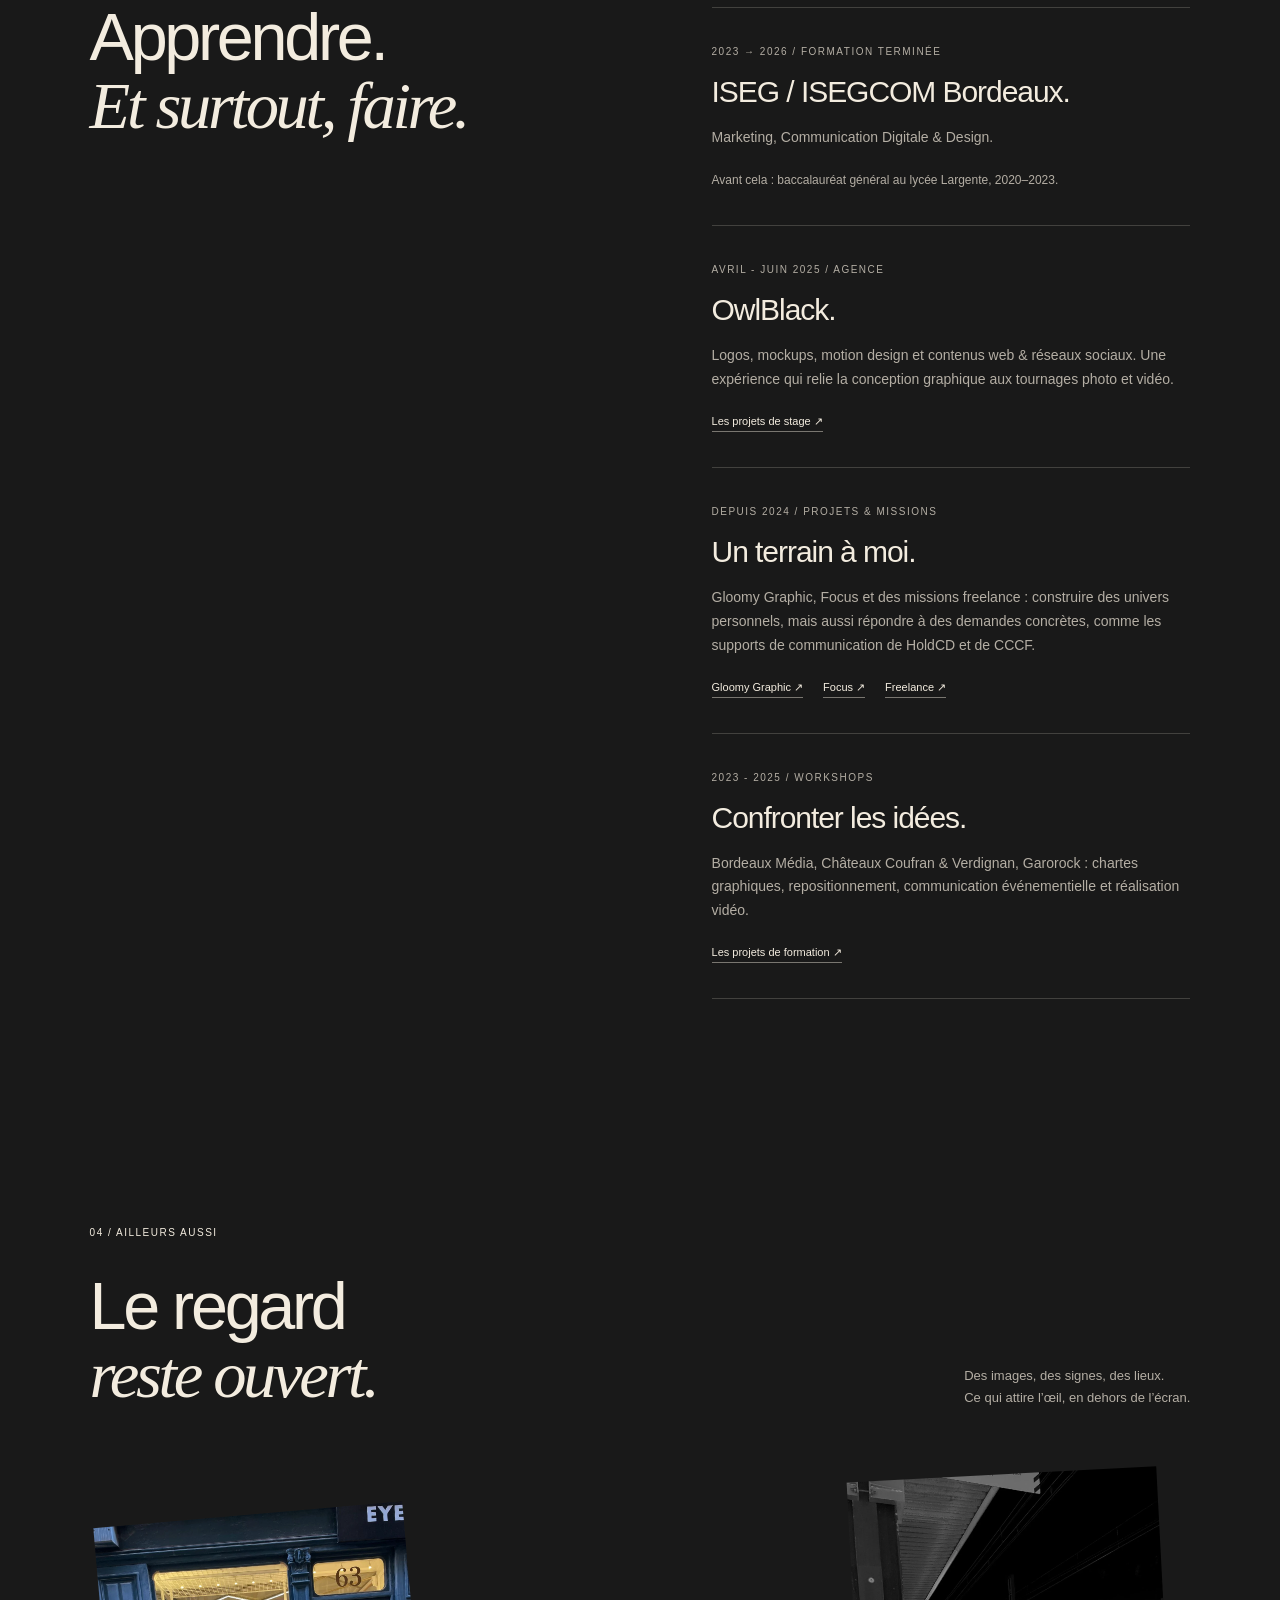
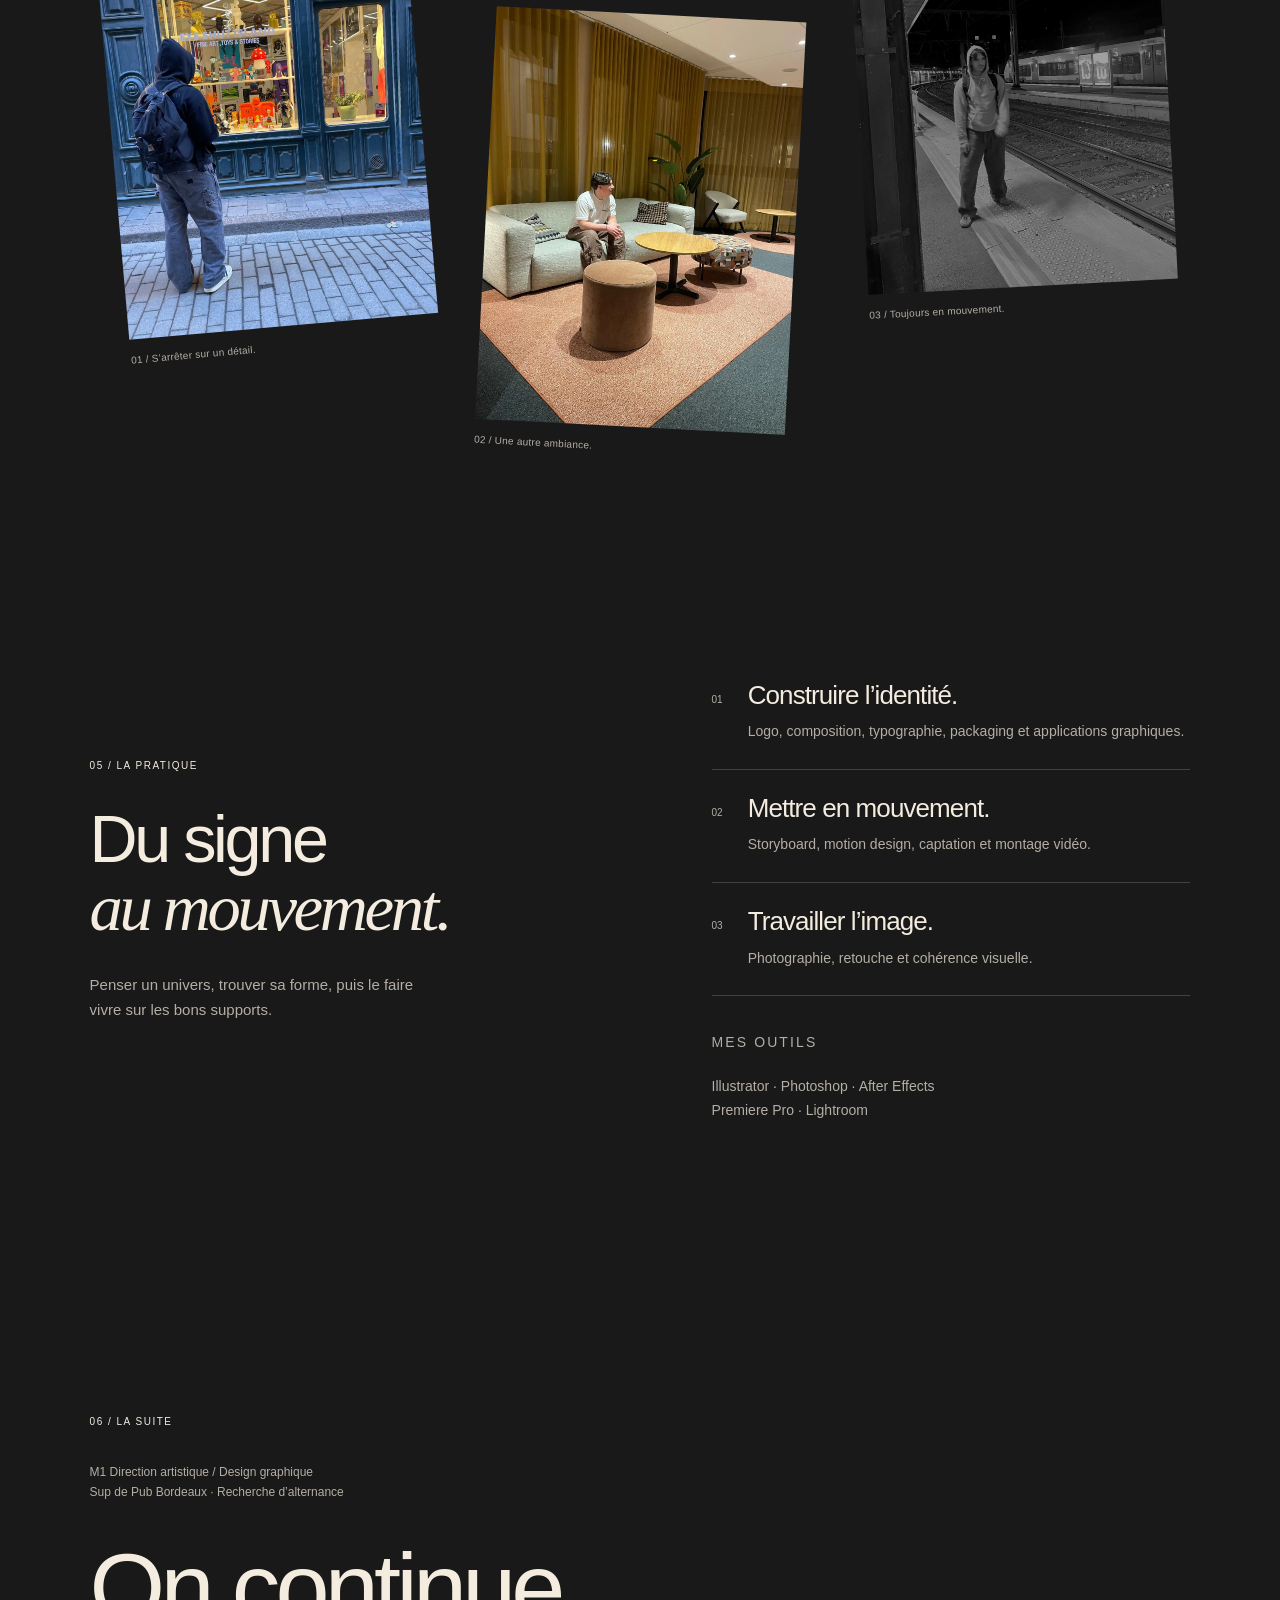
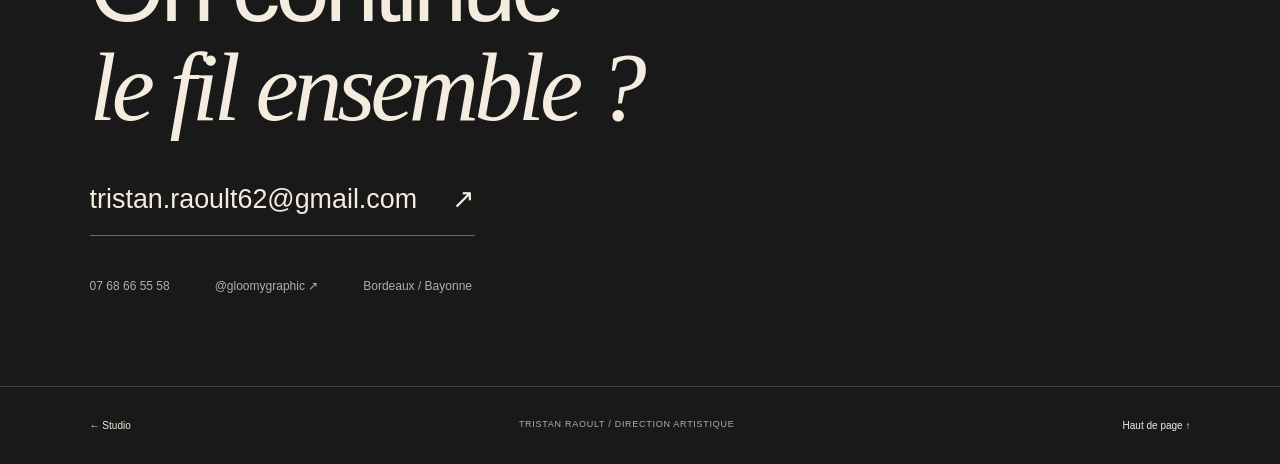
<file: outputs/V16_Studio/profil/index.html>
<!doctype html>
<html lang="fr"><head><meta charset="utf-8"><meta name="viewport" content="width=device-width,initial-scale=1"><meta name="description" content="Tristan Raoult - direction artistique et design graphique à Bordeaux. M1 Sup de Pub Bordeaux, recherche d’alternance. Parcours, images et CV."><title>À propos - Tristan Raoult</title><link rel="stylesheet" href="profil.css"><link rel="stylesheet" href="../shared/navigation.css"><script src="../shared/navigation.js" defer></script><script src="profil.js" defer></script></head>
<body><portfolio-header></portfolio-header><main id="portrait-page">
<svg class="life-thread" aria-hidden="true"><path fill="none" stroke="currentColor" stroke-width="2.5" stroke-linecap="round" stroke-linejoin="round"/></svg>
<section class="hero" id="debut"><div class="hero-copy"><p class="eyebrow">À PROPOS / BORDEAUX</p><h1 aria-label="Tristan Raoult"><img class="tristan-mark" src="assets/tristan-original.png" width="1862" height="421" alt=""><img class="raoult-mark" src="../shared/raoult-original.svg" width="6493" height="1924" alt=""></h1><p class="discipline">Direction artistique<br>Design graphique</p><div class="availability"><span></span>M1 · Sup de Pub Bordeaux<br>À la recherche d’une alternance</div></div><figure class="hero-photo photo"><img src="assets/portrait-2.webp" width="1400" height="1867" alt="Tristan sous les reliefs colorés d’une station de métro"><figcaption>Changer de point de vue.</figcaption></figure><a class="scroll-note" href="#regard">Suivre le fil <span>↓</span></a><span class="hero-index" aria-hidden="true">01 - 06</span></section>
<section class="about split" id="regard"><figure class="work-photo photo"><img src="assets/portrait.webp" width="1400" height="1865" loading="lazy" alt="Tristan souriant à son bureau, devant son ordinateur"><figcaption>Apprendre en créant, projet après projet.</figcaption></figure><div class="section-copy"><p class="eyebrow">01 / LE REGARD</p><h2>Une idée simple.<br><em>Quelque chose<br>qui reste.</em></h2><p class="lead">Je suis Tristan, étudiant en M1 Direction artistique / Design graphique à Sup de Pub Bordeaux. Je crée des identités visuelles, du packaging et du motion design.</p><p>J’aime les projets où on fait les choses sérieusement sans en faire trop. Logo, affiches, vidéo, photo : les formats changent, mais le fil conducteur reste la cohérence visuelle et l’envie de créer quelque chose de mémorable.</p><p>Une approche artisanale : chaque projet part d’une idée simple et se construit à la main.</p></div></section>
<section class="cv-section" id="cv"><div class="cv-heading"><div><p class="eyebrow">02 / LE FIL SUR PAPIER</p><h2>Tout se <em>rejoint.</em></h2></div><p>Le document à l’origine de cette page.<br>Mon parcours, dans son format original.</p></div><a class="cv-art" href="assets/CV_Tristan_Raoult.pdf" target="_blank" rel="noopener" aria-label="Ouvrir mon CV original en PDF, nouvel onglet"><img src="assets/cv-preview.webp" width="1512" height="1072" loading="lazy" alt="CV original de Tristan Raoult : typographie ivoire sur fond sombre, photographie et fil blanc en boucles"></a><div class="cv-actions"><a class="button" href="assets/CV_Tristan_Raoult.pdf" download>Télécharger mon CV <span>↓</span></a><a href="assets/CV_Tristan_Raoult.pdf" target="_blank" rel="noopener">Ouvrir le PDF ↗</a><small>DOCUMENT ORIGINAL · PDF · 2,2 MO</small></div><div class="cv-mobile"><h3>Tristan Raoult</h3><p>Direction artistique · Design graphique</p><dl><dt>Formation</dt><dd>M1 - Sup de Pub Bordeaux<br>2026 → aujourd’hui</dd><dt>Recherche</dt><dd>En recherche d’alternance</dd><dt>Expérience</dt><dd>OwlBlack · 2025<br>Projets personnels & freelance · depuis 2024</dd><dt>Pratique</dt><dd>Identité, packaging, motion,<br>vidéo et photographie</dd></dl></div></section>
<section class="journey" id="parcours"><div class="section-heading"><p class="eyebrow">03 / EN CONSTRUCTION</p><h2>Apprendre.<br><em>Et surtout, faire.</em></h2></div><div class="journey-content"><article><span class="date">2026 → AUJOURD’HUI</span><h3>Sup de Pub Bordeaux.</h3><p>M1 Direction artistique / Design graphique.</p><p class="minor">Actuellement en recherche d’alternance.</p></article><article><span class="date">2023 → 2026 / FORMATION TERMINÉE</span><h3>ISEG / ISEGCOM Bordeaux.</h3><p>Marketing, Communication Digitale & Design.</p><p class="minor">Avant cela : baccalauréat général au lycée Largente, 2020–2023.</p></article><article><span class="date">AVRIL - JUIN 2025 / AGENCE</span><h3>OwlBlack.</h3><p>Logos, mockups, motion design et contenus web & réseaux sociaux. Une expérience qui relie la conception graphique aux tournages photo et vidéo.</p><a href="../stage/">Les projets de stage ↗</a></article><article><span class="date">DEPUIS 2024 / PROJETS & MISSIONS</span><h3>Un terrain à moi.</h3><p>Gloomy Graphic, Focus et des missions freelance : construire des univers personnels, mais aussi répondre à des demandes concrètes, comme les supports de communication de HoldCD et de CCCF.</p><div class="inline-links"><a href="../gloomy/">Gloomy Graphic ↗</a><a href="../focus/">Focus ↗</a><a href="../freelance/">Freelance ↗</a></div></article><article><span class="date">2023 - 2025 / WORKSHOPS</span><h3>Confronter les idées.</h3><p>Bordeaux Média, Châteaux Coufran & Verdignan, Garorock : chartes graphiques, repositionnement, communication événementielle et réalisation vidéo.</p><a href="../cours/">Les projets de formation ↗</a></article></div></section>
<section class="outside" id="images"><p class="eyebrow">04 / AILLEURS AUSSI</p><div class="outside-title"><h2>Le regard<br><em>reste ouvert.</em></h2><p>Des images, des signes, des lieux.<br>Ce qui attire l’œil, en dehors de l’écran.</p></div><div class="photo-notes"><figure class="photo note-one"><img src="assets/portrait-4.webp" width="1200" height="1600" loading="lazy" alt="Tristan observant une vitrine de figurines et d’objets graphiques"><figcaption>01 / S’arrêter sur un détail.</figcaption></figure><figure class="photo note-two"><img src="assets/portrait-6.webp" width="1200" height="1600" loading="lazy" alt="Tristan assis dans un intérieur aux motifs et matières variés"><figcaption>02 / Une autre ambiance.</figcaption></figure><figure class="photo note-three"><img src="assets/portrait-8.webp" width="1200" height="1600" loading="lazy" alt="Photographie en noir et blanc de Tristan en mouvement dans une station"><figcaption>03 / Toujours en mouvement.</figcaption></figure></div></section>
<section class="practice split" id="pratique"><div><p class="eyebrow">05 / LA PRATIQUE</p><h2>Du signe<br><em>au mouvement.</em></h2><p class="practice-intro">Penser un univers, trouver sa forme, puis le faire vivre sur les bons supports.</p></div><div class="practice-list"><article><span>01</span><div><h3>Construire l’identité.</h3><p>Logo, composition, typographie, packaging et applications graphiques.</p></div></article><article><span>02</span><div><h3>Mettre en mouvement.</h3><p>Storyboard, motion design, captation et montage vidéo.</p></div></article><article><span>03</span><div><h3>Travailler l’image.</h3><p>Photographie, retouche et cohérence visuelle.</p></div></article><div class="tools"><p class="eyebrow">MES OUTILS</p><p>Illustrator · Photoshop · After Effects<br>Premiere Pro · Lightroom</p></div></div></section>

<section class="contact" id="contact"><p class="eyebrow">06 / LA SUITE</p><p class="contact-status">M1 Direction artistique / Design graphique<br>Sup de Pub Bordeaux · Recherche d’alternance</p><h2>On continue<br><em>le fil ensemble ?</em></h2><a class="email" href="mailto:tristan.raoult62@gmail.com">tristan.raoult62@gmail.com <span>↗</span></a><div class="contact-bottom"><a href="tel:+33768665558">07 68 66 55 58</a><a href="https://www.instagram.com/gloomygraphic/" target="_blank" rel="noopener">@gloomygraphic ↗</a><span>Bordeaux / Bayonne</span></div></section>
</main><footer><a href="../#atelier">← Studio</a><span>TRISTAN RAOULT / DIRECTION ARTISTIQUE</span><a href="#debut">Haut de page ↑</a></footer></body></html>
</file>
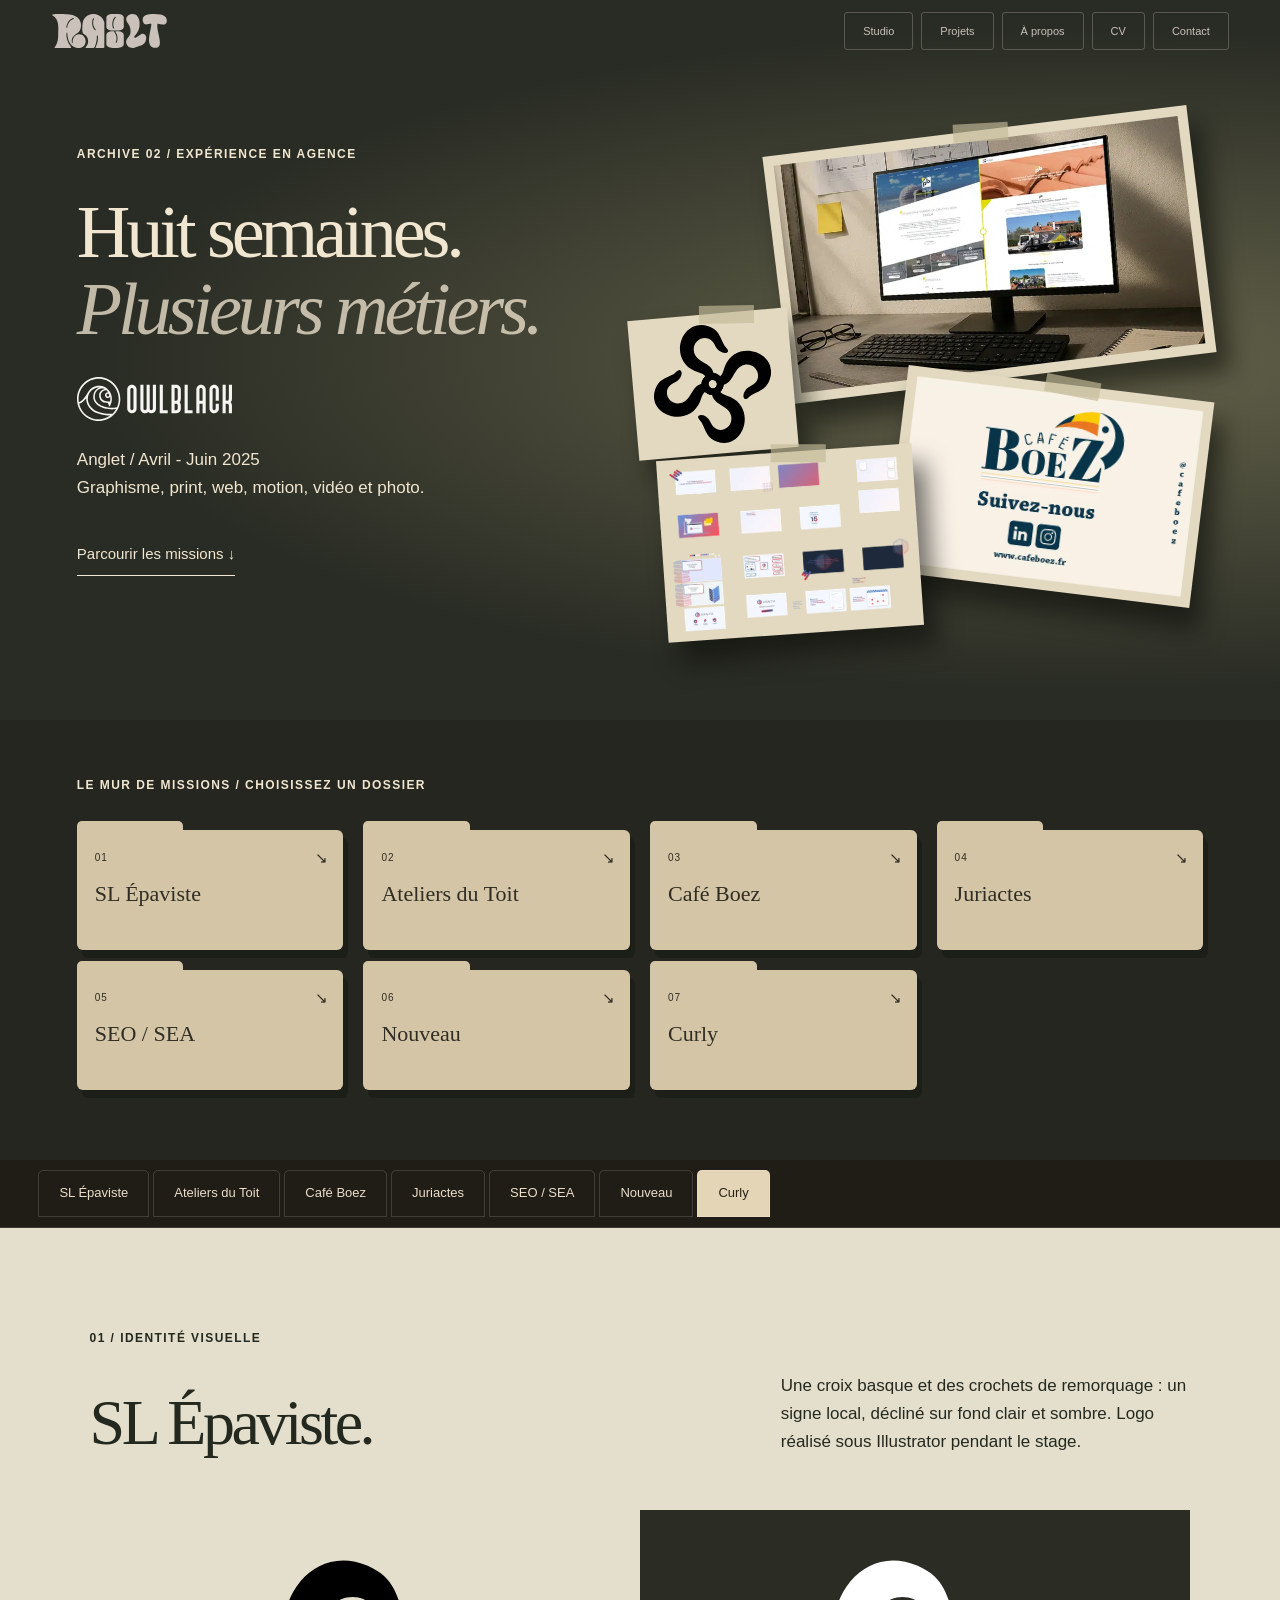
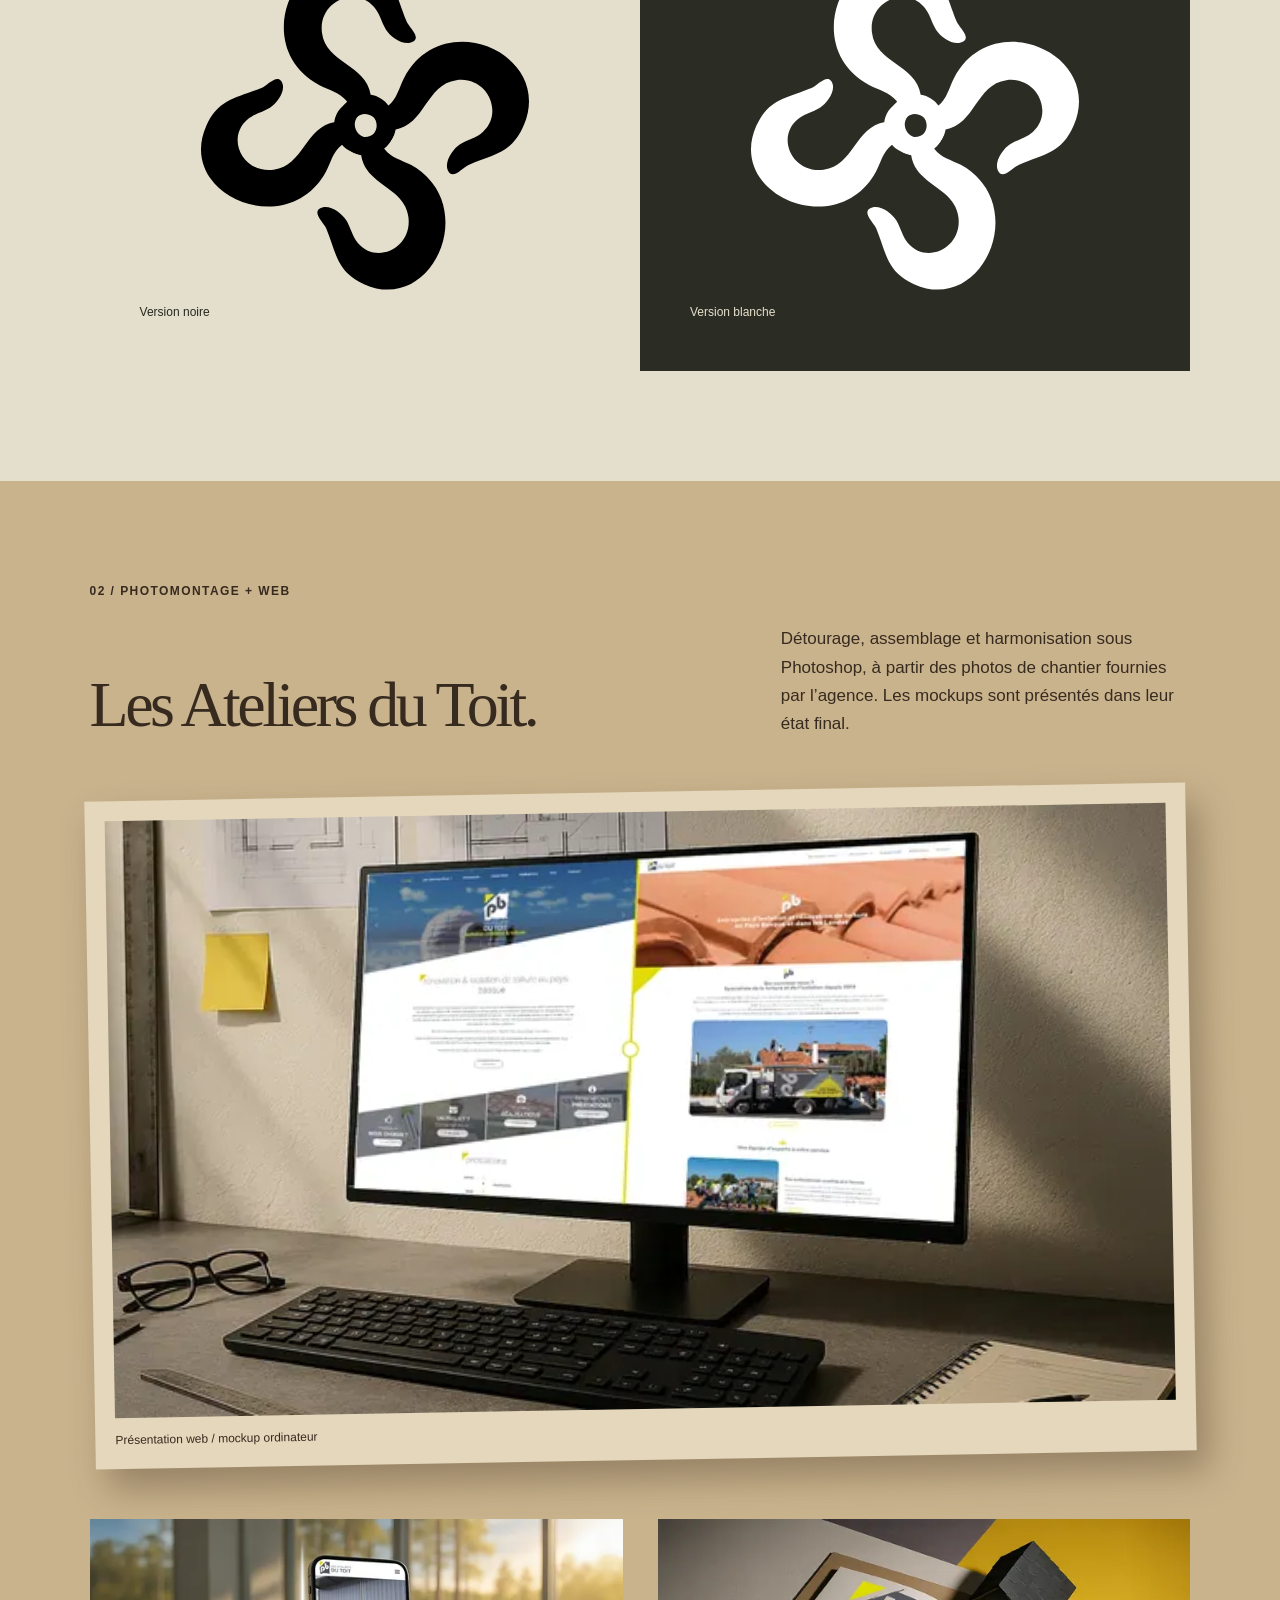
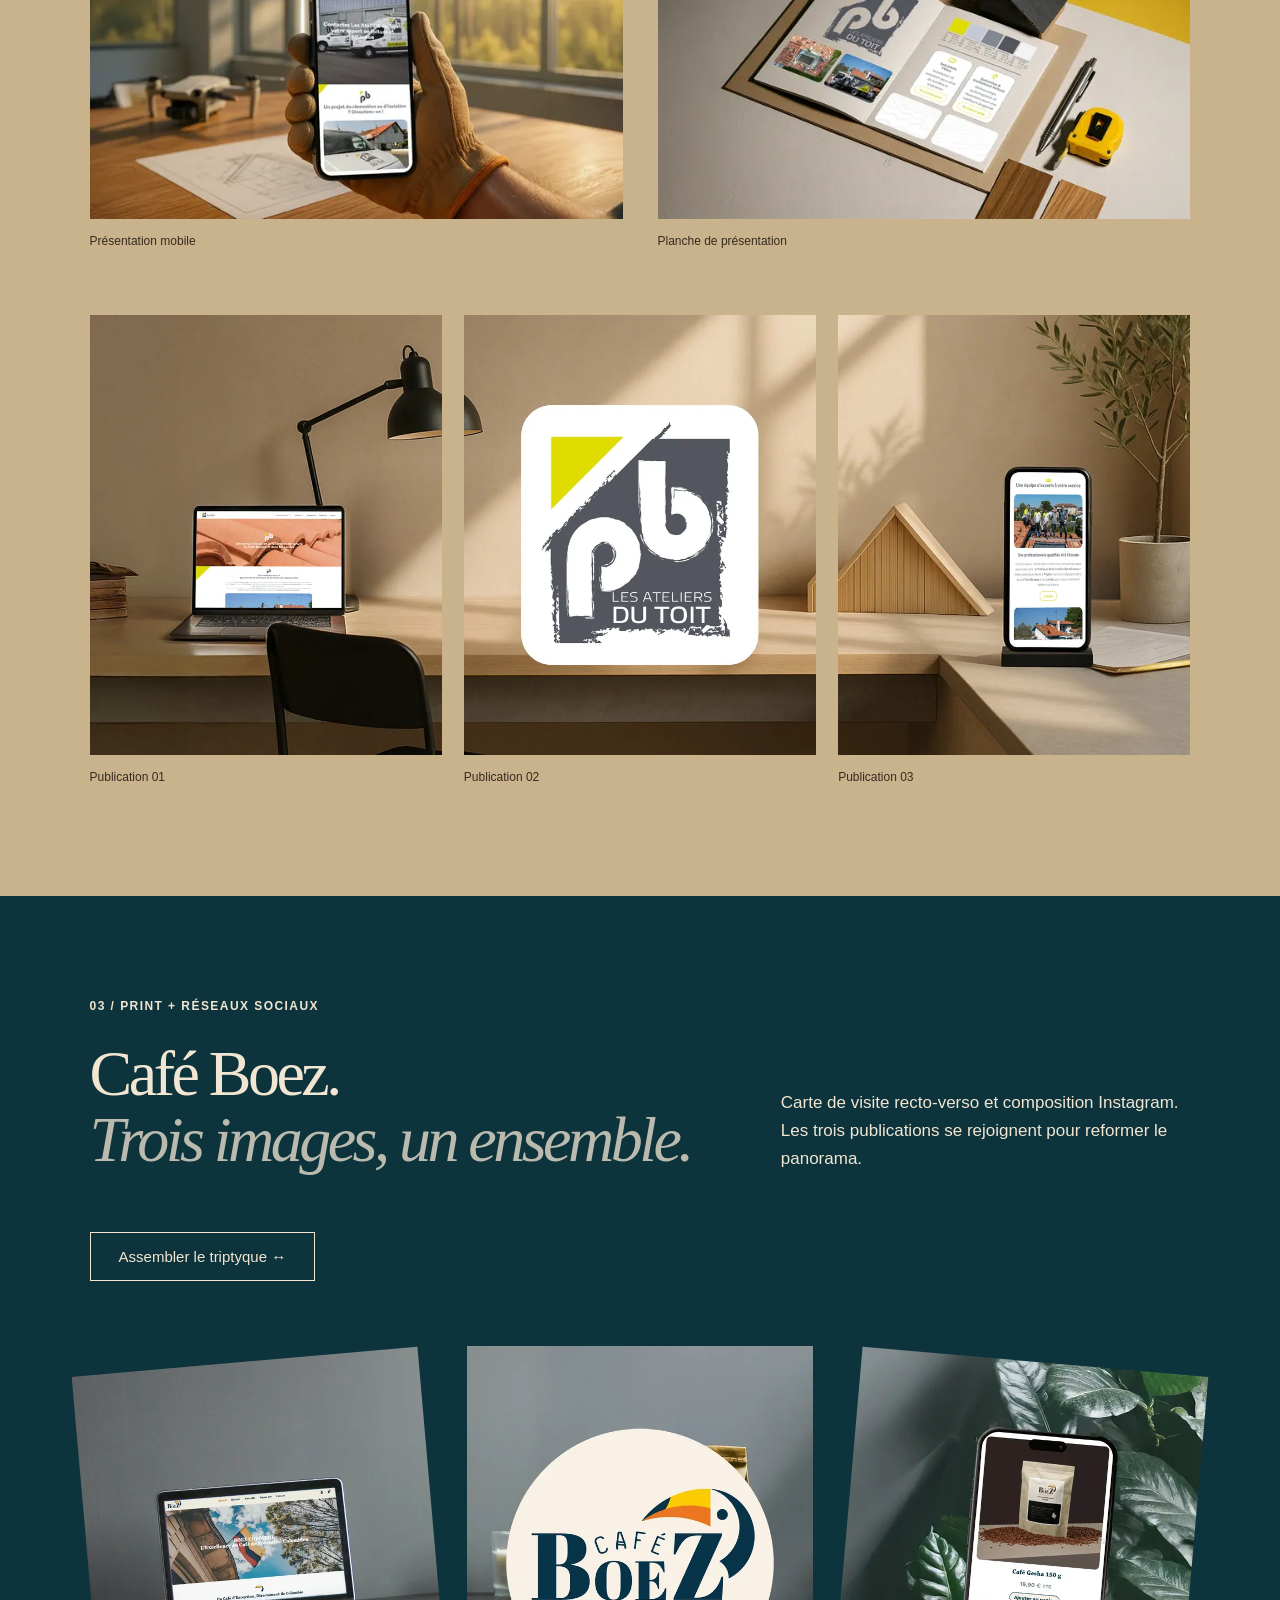
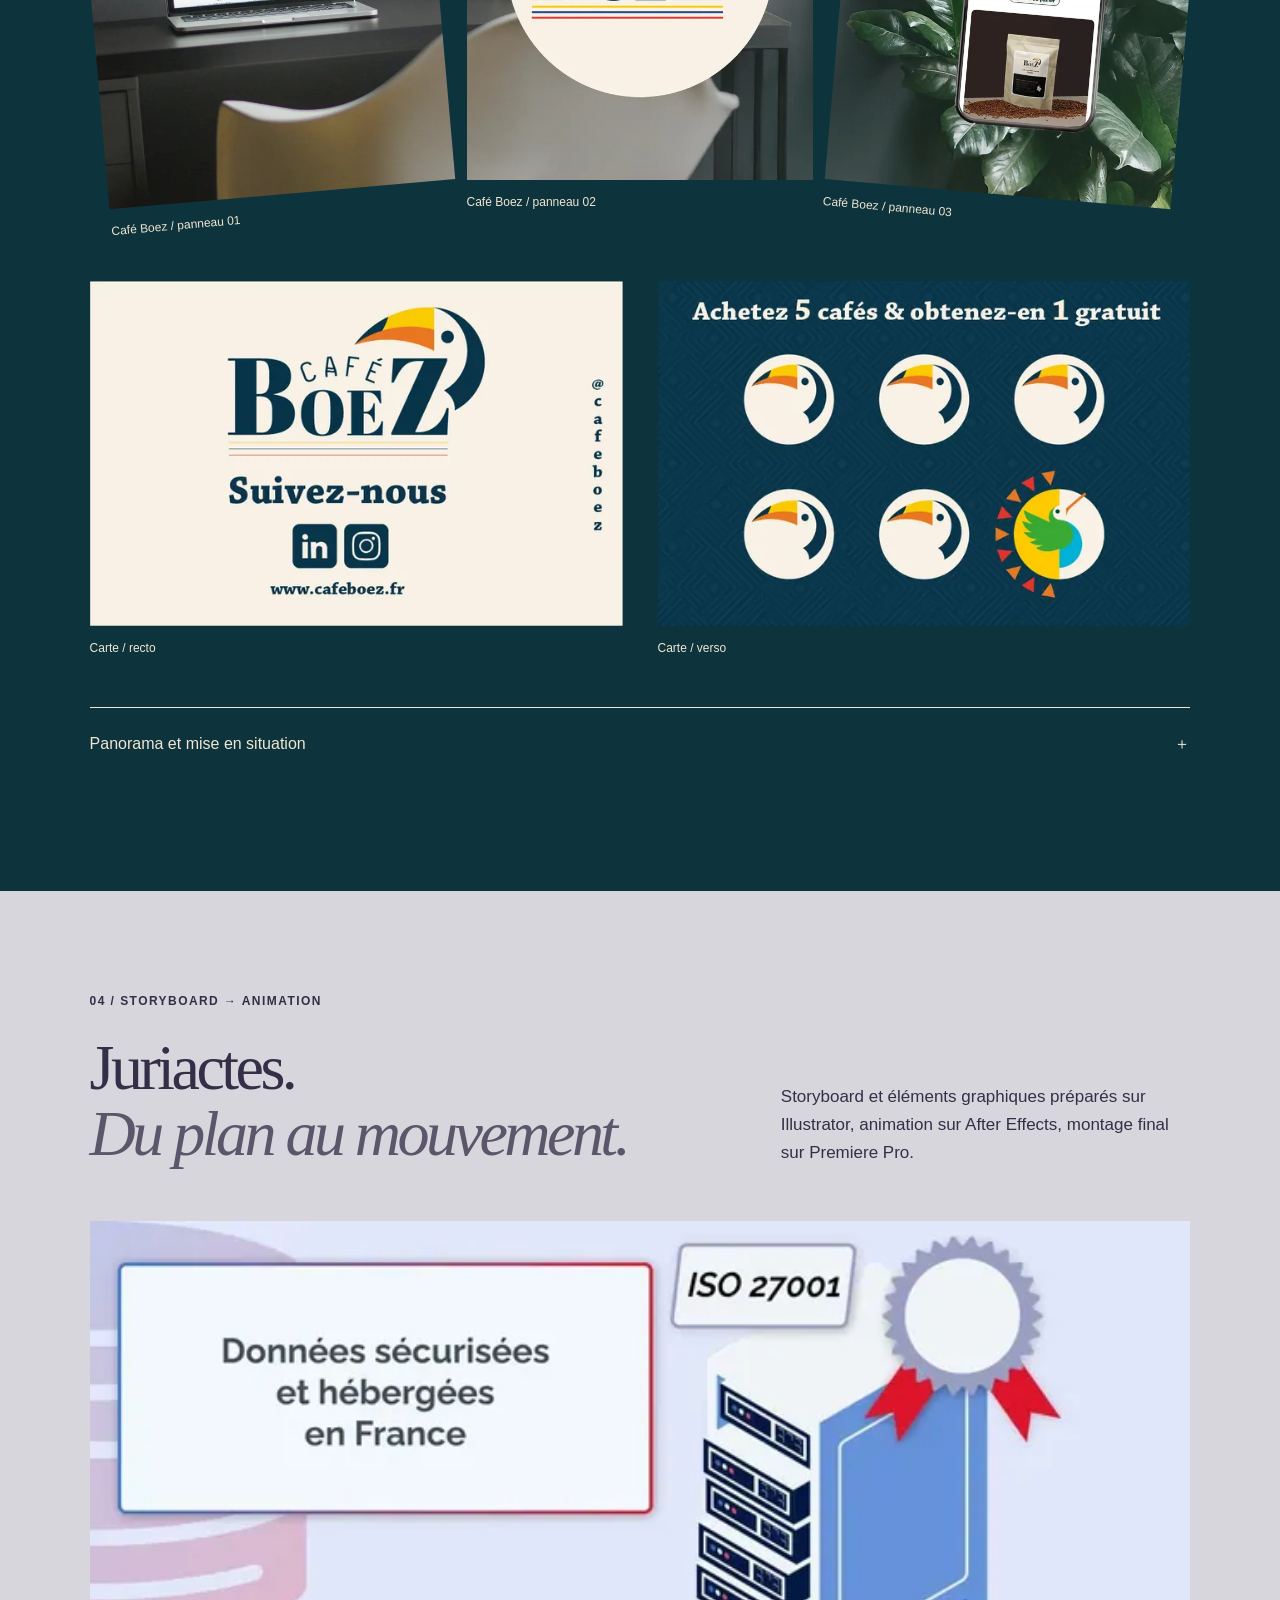
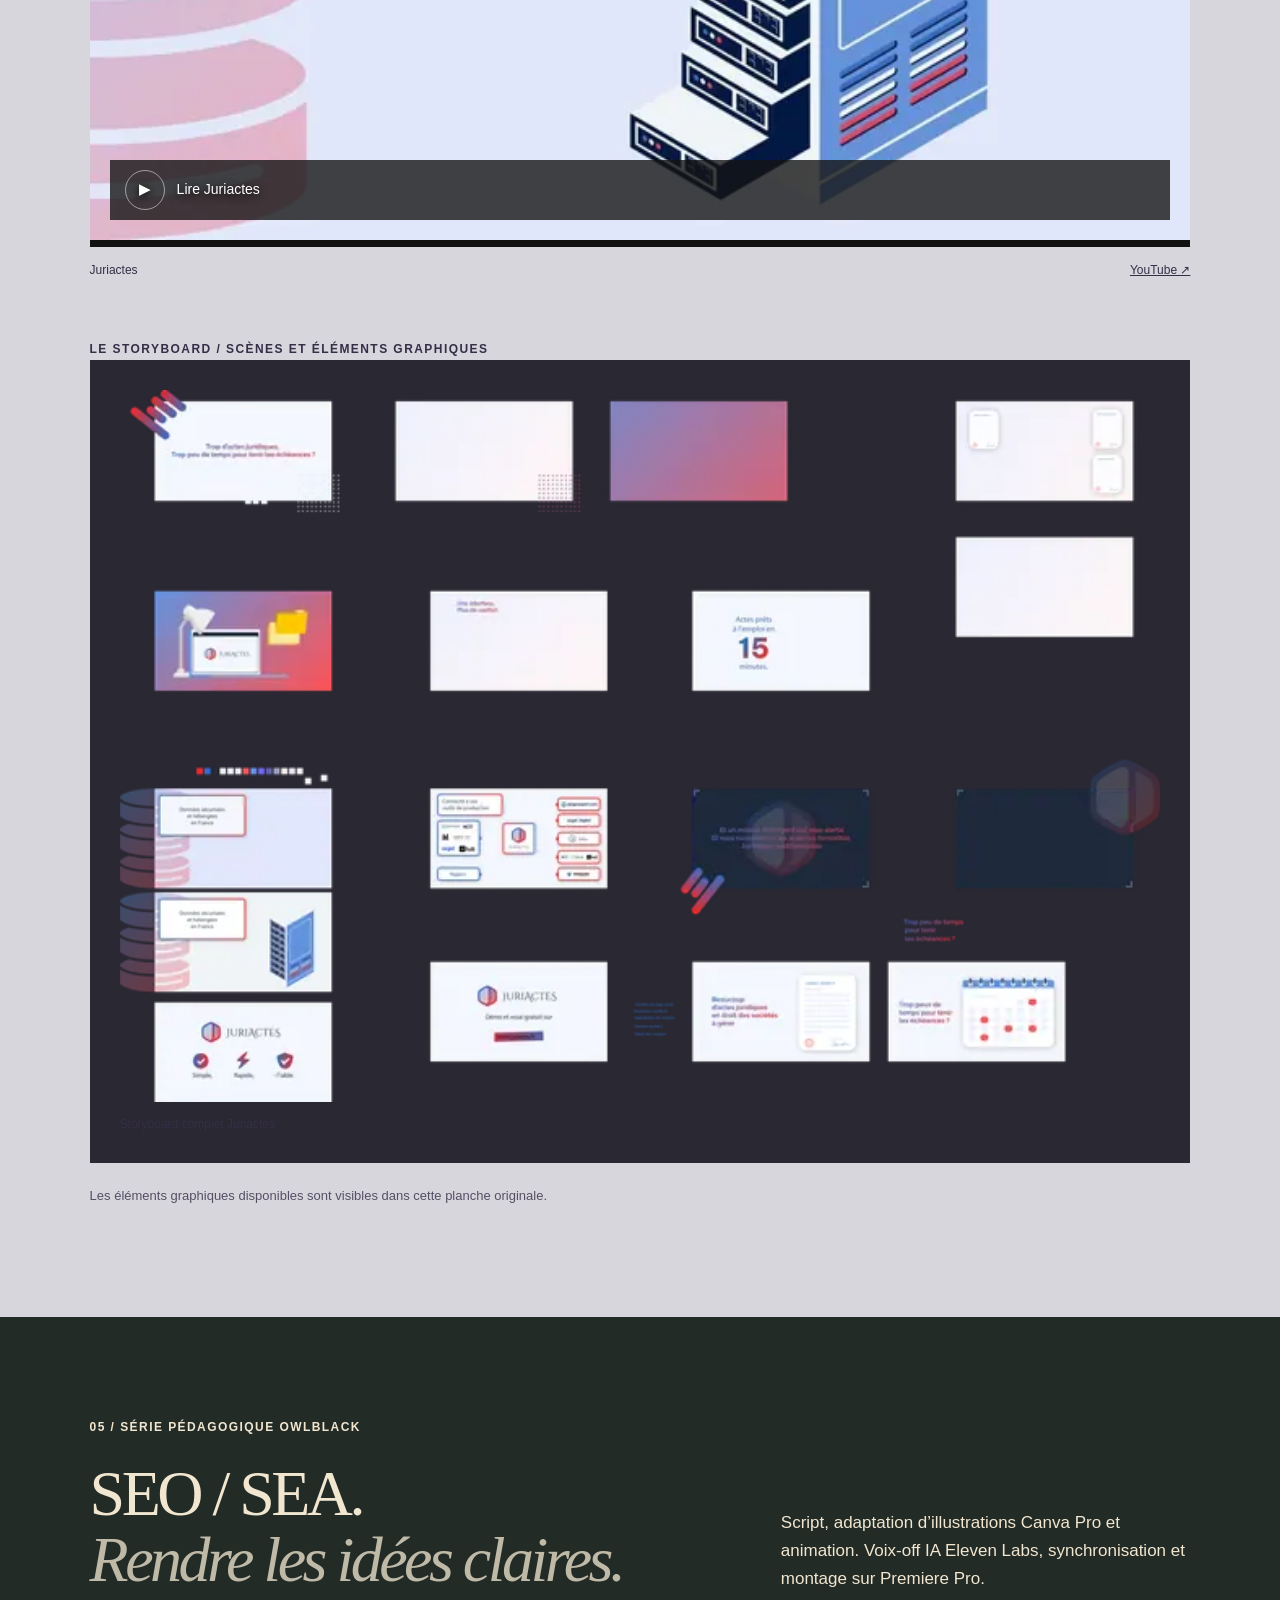
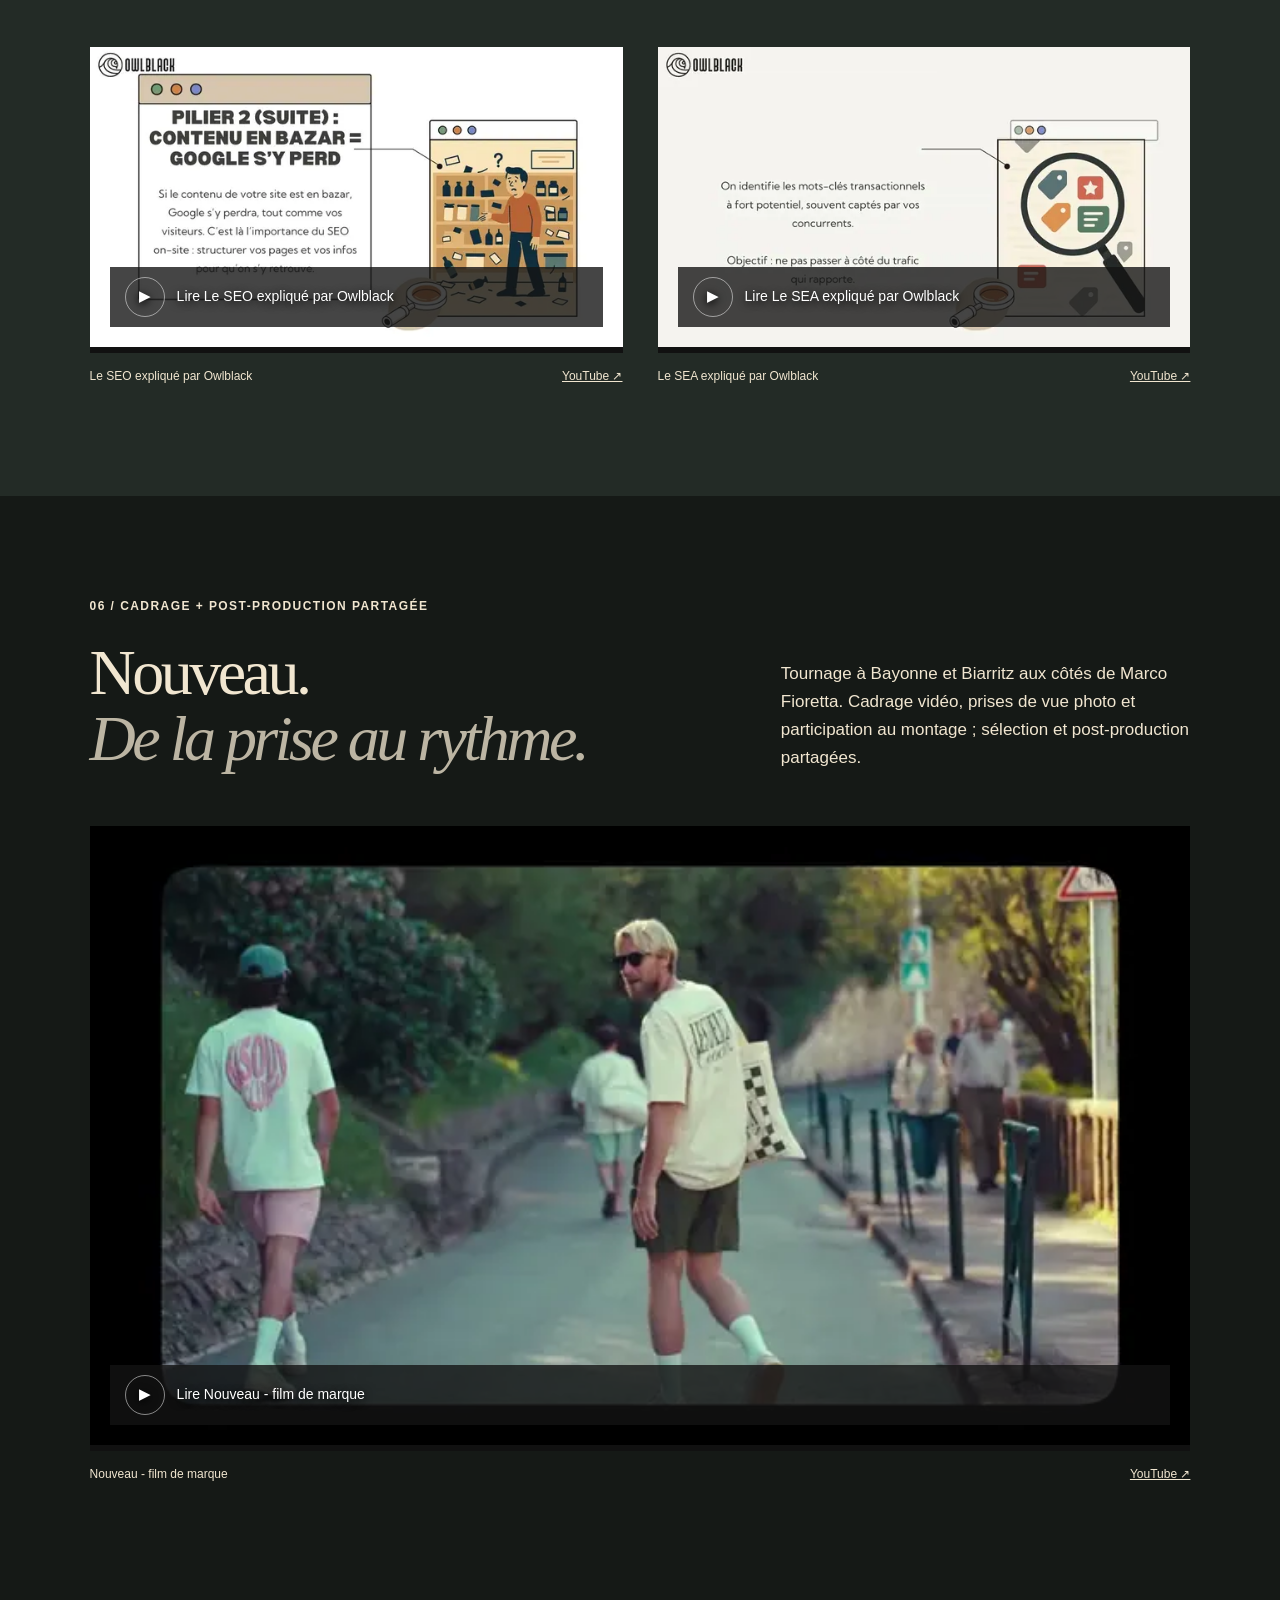
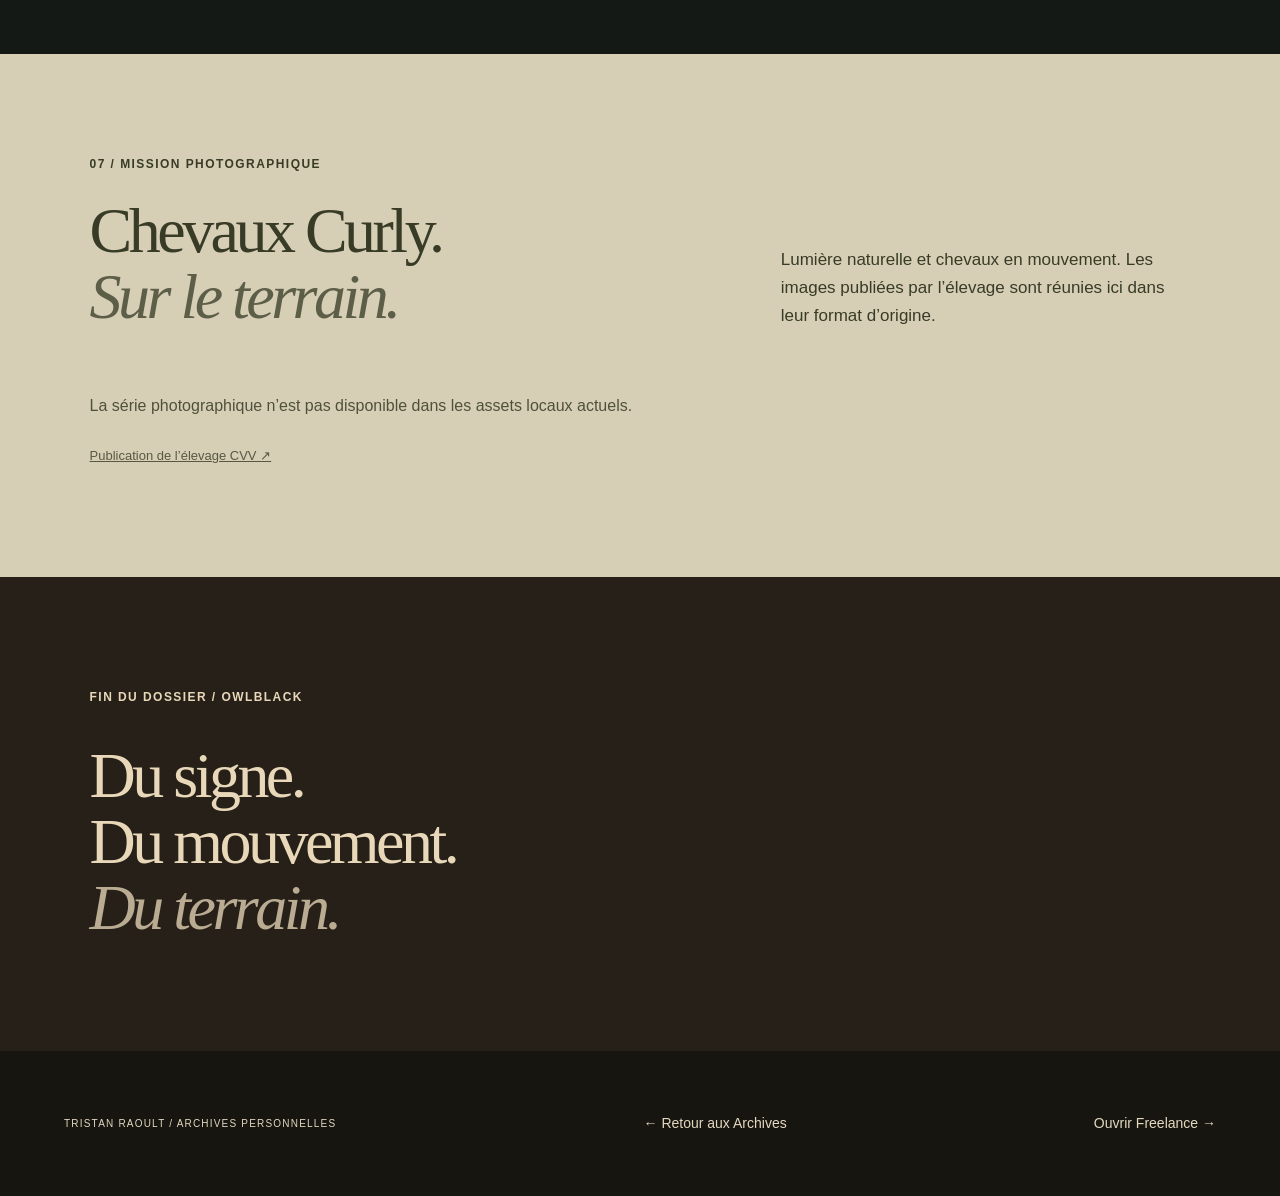
<file: outputs/V16_Studio/stage/index.html>
<!doctype html><html lang="fr"><head><meta charset="utf-8"><meta name="viewport" content="width=device-width,initial-scale=1"><meta name="color-scheme" content="dark light"><title>Stage Owlblack - Tristan Raoult</title><link rel="stylesheet" href="../archives/archives.css"><script defer src="../archives/archives.js"></script><link rel="stylesheet" href="../shared/navigation.css"><script src="../shared/navigation.js" defer></script></head><body class="stage"><portfolio-header></portfolio-header><a class="skip" href="#main">Aller au contenu</a><header class="global-nav" data-legacy-navigation><a data-transition href="../archives/">← Archives</a><span>TRISTAN RAOULT / STAGE OWLBLACK</span><a href="#sommaire">Sommaire ↓</a></header><main id="main"><section class="stage-hero"><div class="stage-intro"><p class="eyebrow">ARCHIVE 02 / EXPÉRIENCE EN AGENCE</p><h1>Huit semaines.<br><em>Plusieurs métiers.</em></h1><img class="owl-logo" src="../archives/assets/stage-owlblack-logo-872e0e.svg" alt="Owlblack"><p class="intro">Anglet / Avril - Juin 2025<br>Graphisme, print, web, motion, vidéo et photo.</p><a class="text-link" href="#sommaire">Parcourir les missions ↓</a></div><div class="mission-collage"><a href="#ateliers" class="pin-print"><img src="../archives/assets/stage-pb-mockup-pc-66a268-1280.webp" srcset="../archives/assets/stage-pb-mockup-pc-66a268-640.webp 640w, ../archives/assets/stage-pb-mockup-pc-66a268-1280.webp 1280w, ../archives/assets/stage-pb-mockup-pc-66a268-2560.webp 2560w" sizes="(max-width:700px) 90vw, 50vw" width="3840" height="2160" loading="eager" fetchpriority="high" decoding="async" alt="Les Ateliers du Toit" ></a><a href="#boez" class="pin-print"><img src="../archives/assets/stage-boez-recto-300x-3eab29-1005.webp" srcset="../archives/assets/stage-boez-recto-300x-3eab29-640.webp 640w, ../archives/assets/stage-boez-recto-300x-3eab29-1005.webp 1005w" sizes="(max-width:700px) 90vw, 50vw" width="1005" height="651" loading="eager" decoding="async" alt="Café Boez" ></a><a href="#epaviste" class="pin-print logo-print"><img src="../archives/assets/stage-epaviste-sl-noir-ac1e4e.svg"  width="505" height="508" loading="eager" decoding="async" alt="SL Épaviste" ></a><a href="#juriactes" class="pin-print"><img src="../archives/assets/stage-juriactes-soryboard-300x-e6e3d7-1280.webp" srcset="../archives/assets/stage-juriactes-soryboard-300x-e6e3d7-640.webp 640w, ../archives/assets/stage-juriactes-soryboard-300x-e6e3d7-1280.webp 1280w, ../archives/assets/stage-juriactes-soryboard-300x-e6e3d7-2560.webp 2560w" sizes="(max-width:700px) 90vw, 50vw" width="23546" height="16112" loading="eager" decoding="async" alt="Storyboard Juriactes" ></a></div></section><section id="sommaire" class="mission-index"><p class="eyebrow">LE MUR DE MISSIONS / CHOISISSEZ UN DOSSIER</p><div><a href="#epaviste"><small>01</small><strong>SL Épaviste</strong><span>↘</span></a><a href="#ateliers"><small>02</small><strong>Ateliers du Toit</strong><span>↘</span></a><a href="#boez"><small>03</small><strong>Café Boez</strong><span>↘</span></a><a href="#juriactes"><small>04</small><strong>Juriactes</strong><span>↘</span></a><a href="#seo-sea"><small>05</small><strong>SEO / SEA</strong><span>↘</span></a><a href="#nouveau"><small>06</small><strong>Nouveau</strong><span>↘</span></a><a href="#curly"><small>07</small><strong>Curly</strong><span>↘</span></a></div></section><nav class="chapter-tabs" aria-label="Chapitres"><a href="#epaviste">SL Épaviste</a><a href="#ateliers">Ateliers du Toit</a><a href="#boez">Café Boez</a><a href="#juriactes">Juriactes</a><a href="#seo-sea">SEO / SEA</a><a href="#nouveau">Nouveau</a><a href="#curly">Curly</a></nav>
<section id="epaviste" class="chapter epaviste"><div class="section-heading"><p class="eyebrow">01 / IDENTITÉ VISUELLE</p><h2>SL Épaviste.</h2><p class="intro">Une croix basque et des crochets de remorquage : un signe local, décliné sur fond clair et sombre. Logo réalisé sous Illustrator pendant le stage.</p></div><div class="logo-pair"><figure class="art "><button data-media="../archives/assets/stage-epaviste-sl-noir-ac1e4e.svg" data-caption="Version noire" aria-label="Agrandir : Version noire"><img src="../archives/assets/stage-epaviste-sl-noir-ac1e4e.svg"  width="505" height="508" loading="lazy" decoding="async" alt="Version noire" ><span class="magnify" aria-hidden="true">↗</span></button><figcaption>Version noire</figcaption></figure><figure class="art "><button data-media="../archives/assets/stage-epaviste-sl-blanc-df38f8.svg" data-caption="Version blanche" aria-label="Agrandir : Version blanche"><img src="../archives/assets/stage-epaviste-sl-blanc-df38f8.svg"  width="505" height="508" loading="lazy" decoding="async" alt="Version blanche" ><span class="magnify" aria-hidden="true">↗</span></button><figcaption>Version blanche</figcaption></figure></div></section>
<section id="ateliers" class="chapter ateliers"><div class="section-heading"><p class="eyebrow">02 / PHOTOMONTAGE + WEB</p><h2>Les Ateliers du Toit.</h2><p class="intro">Détourage, assemblage et harmonisation sous Photoshop, à partir des photos de chantier fournies par l’agence. Les mockups sont présentés dans leur état final.</p></div><div class="main-result"><figure class="art "><button data-media="../archives/assets/stage-pb-mockup-pc-66a268-2560.webp" data-caption="Présentation web / mockup ordinateur" aria-label="Agrandir : Présentation web / mockup ordinateur"><img src="../archives/assets/stage-pb-mockup-pc-66a268-1280.webp" srcset="../archives/assets/stage-pb-mockup-pc-66a268-640.webp 640w, ../archives/assets/stage-pb-mockup-pc-66a268-1280.webp 1280w, ../archives/assets/stage-pb-mockup-pc-66a268-2560.webp 2560w" sizes="(max-width:700px) 90vw, 50vw" width="3840" height="2160" loading="lazy" decoding="async" alt="Présentation web / mockup ordinateur" ><span class="magnify" aria-hidden="true">↗</span></button><figcaption>Présentation web / mockup ordinateur</figcaption></figure></div><div class="media-grid "><figure class="art "><button data-media="../archives/assets/stage-pb-mockup-tel-f9732f-1920.webp" data-caption="Présentation mobile" aria-label="Agrandir : Présentation mobile"><img src="../archives/assets/stage-pb-mockup-tel-f9732f-1280.webp" srcset="../archives/assets/stage-pb-mockup-tel-f9732f-640.webp 640w, ../archives/assets/stage-pb-mockup-tel-f9732f-1280.webp 1280w, ../archives/assets/stage-pb-mockup-tel-f9732f-1920.webp 1920w" sizes="(max-width:700px) 90vw, 50vw" width="1920" height="1080" loading="lazy" decoding="async" alt="Présentation mobile" ><span class="magnify" aria-hidden="true">↗</span></button><figcaption>Présentation mobile</figcaption></figure><figure class="art "><button data-media="../archives/assets/stage-pb-charte-ae35e0-2560.webp" data-caption="Planche de présentation" aria-label="Agrandir : Planche de présentation"><img src="../archives/assets/stage-pb-charte-ae35e0-1280.webp" srcset="../archives/assets/stage-pb-charte-ae35e0-640.webp 640w, ../archives/assets/stage-pb-charte-ae35e0-1280.webp 1280w, ../archives/assets/stage-pb-charte-ae35e0-2560.webp 2560w" sizes="(max-width:700px) 90vw, 50vw" width="3840" height="2160" loading="lazy" decoding="async" alt="Planche de présentation" ><span class="magnify" aria-hidden="true">↗</span></button><figcaption>Planche de présentation</figcaption></figure></div><div class="three-posts"><figure class="art "><button data-media="../archives/assets/stage-pb-insta-01-14fbe7-1080.webp" data-caption="Publication 01" aria-label="Agrandir : Publication 01"><img src="../archives/assets/stage-pb-insta-01-14fbe7-1080.webp" srcset="../archives/assets/stage-pb-insta-01-14fbe7-640.webp 640w, ../archives/assets/stage-pb-insta-01-14fbe7-1080.webp 1080w" sizes="(max-width:700px) 90vw, 50vw" width="1080" height="1350" loading="lazy" decoding="async" alt="Publication 01" ><span class="magnify" aria-hidden="true">↗</span></button><figcaption>Publication 01</figcaption></figure><figure class="art "><button data-media="../archives/assets/stage-pb-insta-02-dc7fb4-1080.webp" data-caption="Publication 02" aria-label="Agrandir : Publication 02"><img src="../archives/assets/stage-pb-insta-02-dc7fb4-1080.webp" srcset="../archives/assets/stage-pb-insta-02-dc7fb4-640.webp 640w, ../archives/assets/stage-pb-insta-02-dc7fb4-1080.webp 1080w" sizes="(max-width:700px) 90vw, 50vw" width="1080" height="1350" loading="lazy" decoding="async" alt="Publication 02" ><span class="magnify" aria-hidden="true">↗</span></button><figcaption>Publication 02</figcaption></figure><figure class="art "><button data-media="../archives/assets/stage-pb-insta-03-bb7a45-1080.webp" data-caption="Publication 03" aria-label="Agrandir : Publication 03"><img src="../archives/assets/stage-pb-insta-03-bb7a45-1080.webp" srcset="../archives/assets/stage-pb-insta-03-bb7a45-640.webp 640w, ../archives/assets/stage-pb-insta-03-bb7a45-1080.webp 1080w" sizes="(max-width:700px) 90vw, 50vw" width="1080" height="1350" loading="lazy" decoding="async" alt="Publication 03" ><span class="magnify" aria-hidden="true">↗</span></button><figcaption>Publication 03</figcaption></figure></div></section>
<section id="boez" class="chapter boez"><div class="section-heading"><p class="eyebrow">03 / PRINT + RÉSEAUX SOCIAUX</p><h2>Café Boez.<br><em>Trois images, un ensemble.</em></h2><p class="intro">Carte de visite recto-verso et composition Instagram. Les trois publications se rejoignent pour reformer le panorama.</p></div><button class="assemble-toggle" aria-pressed="false">Assembler le triptyque ↔</button><div class="three-posts assemble"><figure class="art "><button data-media="../archives/assets/caféboez_01.gif" data-caption="Café Boez / panneau 01" aria-label="Agrandir : Café Boez / panneau 01"><img src="../archives/assets/stage-boez-caf-boez-01-3cfd1a-1080.webp" srcset="../archives/assets/stage-boez-caf-boez-01-3cfd1a-640.webp 640w, ../archives/assets/stage-boez-caf-boez-01-3cfd1a-1080.webp 1080w" sizes="(max-width:700px) 90vw, 50vw" width="1080" height="1350" loading="lazy" decoding="async" alt="Café Boez / panneau 01" ><span class="magnify" aria-hidden="true">↗</span></button><figcaption>Café Boez / panneau 01</figcaption></figure><figure class="art "><button data-media="../archives/assets/caféboez_02.gif" data-caption="Café Boez / panneau 02" aria-label="Agrandir : Café Boez / panneau 02"><img src="../archives/assets/stage-boez-caf-boez-02-a21bb8-1080.webp" srcset="../archives/assets/stage-boez-caf-boez-02-a21bb8-640.webp 640w, ../archives/assets/stage-boez-caf-boez-02-a21bb8-1080.webp 1080w" sizes="(max-width:700px) 90vw, 50vw" width="1080" height="1350" loading="lazy" decoding="async" alt="Café Boez / panneau 02" ><span class="magnify" aria-hidden="true">↗</span></button><figcaption>Café Boez / panneau 02</figcaption></figure><figure class="art "><button data-media="../archives/assets/caféboez_03.gif" data-caption="Café Boez / panneau 03" aria-label="Agrandir : Café Boez / panneau 03"><img src="../archives/assets/stage-boez-caf-boez-03-bdb828-1080.webp" srcset="../archives/assets/stage-boez-caf-boez-03-bdb828-640.webp 640w, ../archives/assets/stage-boez-caf-boez-03-bdb828-1080.webp 1080w" sizes="(max-width:700px) 90vw, 50vw" width="1080" height="1350" loading="lazy" decoding="async" alt="Café Boez / panneau 03" ><span class="magnify" aria-hidden="true">↗</span></button><figcaption>Café Boez / panneau 03</figcaption></figure></div><div class="media-grid "><figure class="art "><button data-media="../archives/assets/stage-boez-recto-300x-3eab29-1005.webp" data-caption="Carte / recto" aria-label="Agrandir : Carte / recto"><img src="../archives/assets/stage-boez-recto-300x-3eab29-1005.webp" srcset="../archives/assets/stage-boez-recto-300x-3eab29-640.webp 640w, ../archives/assets/stage-boez-recto-300x-3eab29-1005.webp 1005w" sizes="(max-width:700px) 90vw, 50vw" width="1005" height="651" loading="lazy" decoding="async" alt="Carte / recto" ><span class="magnify" aria-hidden="true">↗</span></button><figcaption>Carte / recto</figcaption></figure><figure class="art "><button data-media="../archives/assets/stage-boez-verso-300x-f33476-1005.webp" data-caption="Carte / verso" aria-label="Agrandir : Carte / verso"><img src="../archives/assets/stage-boez-verso-300x-f33476-1005.webp" srcset="../archives/assets/stage-boez-verso-300x-f33476-640.webp 640w, ../archives/assets/stage-boez-verso-300x-f33476-1005.webp 1005w" sizes="(max-width:700px) 90vw, 50vw" width="1005" height="651" loading="lazy" decoding="async" alt="Carte / verso" ><span class="magnify" aria-hidden="true">↗</span></button><figcaption>Carte / verso</figcaption></figure></div><details class="more-sheets"><summary>Panorama et mise en situation <span>＋</span></summary><div class="media-grid "><figure class="art "><button data-media="../archives/assets/café.gif" data-caption="Panorama complet" aria-label="Agrandir : Panorama complet"><img src="../archives/assets/stage-boez-caf-16150a-1280.webp" srcset="../archives/assets/stage-boez-caf-16150a-640.webp 640w, ../archives/assets/stage-boez-caf-16150a-1280.webp 1280w, ../archives/assets/stage-boez-caf-16150a-2560.webp 2560w" sizes="(max-width:700px) 90vw, 50vw" width="3240" height="1350" loading="lazy" decoding="async" alt="Panorama complet" ><span class="magnify" aria-hidden="true">↗</span></button><figcaption>Panorama complet</figcaption></figure><figure class="art "><button data-media="../archives/assets/stage-boez-instaboez-aa95f4-1080.webp" data-caption="Mise en situation" aria-label="Agrandir : Mise en situation"><img src="../archives/assets/stage-boez-instaboez-aa95f4-1080.webp" srcset="../archives/assets/stage-boez-instaboez-aa95f4-640.webp 640w, ../archives/assets/stage-boez-instaboez-aa95f4-1080.webp 1080w" sizes="(max-width:700px) 90vw, 50vw" width="1080" height="1350" loading="lazy" decoding="async" alt="Mise en situation" ><span class="magnify" aria-hidden="true">↗</span></button><figcaption>Mise en situation</figcaption></figure></div></details></section>
<section id="juriactes" class="chapter juriactes"><div class="section-heading"><p class="eyebrow">04 / STORYBOARD → ANIMATION</p><h2>Juriactes.<br><em>Du plan au mouvement.</em></h2><p class="intro">Storyboard et éléments graphiques préparés sur Illustrator, animation sur After Effects, montage final sur Premiere Pro.</p></div><div class="main-result"><figure class="film" data-film="52db-KbGAXM"><div class="film-screen"><button class="film-play" data-video="52db-KbGAXM" aria-label="Lire Juriactes"><img src="../archives/assets/motion-52db-kbgaxm-8d44ae-1280.webp" srcset="../archives/assets/motion-52db-kbgaxm-8d44ae-640.webp 640w, ../archives/assets/motion-52db-kbgaxm-8d44ae-1280.webp 1280w" sizes="(max-width:700px) 90vw, 50vw" width="1280" height="720" loading="lazy" decoding="async" alt="Juriactes" ><span><b>▶</b> Lire Juriactes</span></button></div><figcaption>Juriactes <a href="https://www.youtube.com/watch?v=52db-KbGAXM" target="_blank" rel="noopener">YouTube ↗</a></figcaption></figure></div><p class="eyebrow">LE STORYBOARD / SCÈNES ET ÉLÉMENTS GRAPHIQUES</p><figure class="art "><button data-media="../archives/assets/stage-juriactes-soryboard-300x-e6e3d7-2560.webp" data-caption="Storyboard complet Juriactes" aria-label="Agrandir : Storyboard complet Juriactes"><img src="../archives/assets/stage-juriactes-soryboard-300x-e6e3d7-1280.webp" srcset="../archives/assets/stage-juriactes-soryboard-300x-e6e3d7-640.webp 640w, ../archives/assets/stage-juriactes-soryboard-300x-e6e3d7-1280.webp 1280w, ../archives/assets/stage-juriactes-soryboard-300x-e6e3d7-2560.webp 2560w" sizes="(max-width:700px) 90vw, 50vw" width="23546" height="16112" loading="lazy" decoding="async" alt="Storyboard complet Juriactes" ><span class="magnify" aria-hidden="true">↗</span></button><figcaption>Storyboard complet Juriactes</figcaption></figure><p class="source-note">Les éléments graphiques disponibles sont visibles dans cette planche originale.</p></section>
<section id="seo-sea" class="chapter seo"><div class="section-heading"><p class="eyebrow">05 / SÉRIE PÉDAGOGIQUE OWLBLACK</p><h2>SEO / SEA.<br><em>Rendre les idées claires.</em></h2><p class="intro">Script, adaptation d’illustrations Canva Pro et animation. Voix-off IA Eleven Labs, synchronisation et montage sur Premiere Pro.</p></div><div class="media-grid"><figure class="film" data-film="T8DZan8TlRE"><div class="film-screen"><button class="film-play" data-video="T8DZan8TlRE" aria-label="Lire Le SEO expliqué par Owlblack"><img src="../archives/assets/motion-t8dzan8tlre-d76acb-1280.webp" srcset="../archives/assets/motion-t8dzan8tlre-d76acb-640.webp 640w, ../archives/assets/motion-t8dzan8tlre-d76acb-1280.webp 1280w" sizes="(max-width:700px) 90vw, 50vw" width="1280" height="720" loading="lazy" decoding="async" alt="Le SEO expliqué par Owlblack" ><span><b>▶</b> Lire Le SEO expliqué par Owlblack</span></button></div><figcaption>Le SEO expliqué par Owlblack <a href="https://www.youtube.com/watch?v=T8DZan8TlRE" target="_blank" rel="noopener">YouTube ↗</a></figcaption></figure><figure class="film" data-film="XssHQL3-gnk"><div class="film-screen"><button class="film-play" data-video="XssHQL3-gnk" aria-label="Lire Le SEA expliqué par Owlblack"><img src="../archives/assets/motion-xsshql3-gnk-70b0f8-1280.webp" srcset="../archives/assets/motion-xsshql3-gnk-70b0f8-640.webp 640w, ../archives/assets/motion-xsshql3-gnk-70b0f8-1280.webp 1280w" sizes="(max-width:700px) 90vw, 50vw" width="1280" height="720" loading="lazy" decoding="async" alt="Le SEA expliqué par Owlblack" ><span><b>▶</b> Lire Le SEA expliqué par Owlblack</span></button></div><figcaption>Le SEA expliqué par Owlblack <a href="https://www.youtube.com/watch?v=XssHQL3-gnk" target="_blank" rel="noopener">YouTube ↗</a></figcaption></figure></div></section>
<section id="nouveau" class="chapter nouveau"><div class="section-heading"><p class="eyebrow">06 / CADRAGE + POST-PRODUCTION PARTAGÉE</p><h2>Nouveau.<br><em>De la prise au rythme.</em></h2><p class="intro">Tournage à Bayonne et Biarritz aux côtés de Marco Fioretta. Cadrage vidéo, prises de vue photo et participation au montage ; sélection et post-production partagées.</p></div><div class="main-result"><figure class="film" data-film="TWPfPxrpO0c"><div class="film-screen"><button class="film-play" data-video="TWPfPxrpO0c" aria-label="Lire Nouveau - film de marque"><img src="../archives/assets/montage-twpfpxrpo0c-1ffed2-1280.webp" srcset="../archives/assets/montage-twpfpxrpo0c-1ffed2-640.webp 640w, ../archives/assets/montage-twpfpxrpo0c-1ffed2-1280.webp 1280w" sizes="(max-width:700px) 90vw, 50vw" width="1280" height="720" loading="lazy" decoding="async" alt="Nouveau - film de marque" ><span><b>▶</b> Lire Nouveau - film de marque</span></button></div><figcaption>Nouveau - film de marque <a href="https://www.youtube.com/watch?v=TWPfPxrpO0c" target="_blank" rel="noopener">YouTube ↗</a></figcaption></figure></div></section>
<section id="curly" class="chapter curly"><div class="section-heading"><p class="eyebrow">07 / MISSION PHOTOGRAPHIQUE</p><h2>Chevaux Curly.<br><em>Sur le terrain.</em></h2><p class="intro">Lumière naturelle et chevaux en mouvement. Les images publiées par l’élevage sont réunies ici dans leur format d’origine.</p></div><div id="curly-gallery" class="media-grid"></div><p class="source-note"><a href="https://www.instagram.com/p/DG5ACGJMhZn/" target="_blank" rel="noopener">Publication de l’élevage CVV ↗</a></p></section><section class="closing-note"><p class="eyebrow">FIN DU DOSSIER / OWLBLACK</p><h2>Du signe.<br>Du mouvement.<br><em>Du terrain.</em></h2></section><footer><span>TRISTAN RAOULT / ARCHIVES PERSONNELLES</span><a data-transition href="../archives/">← Retour aux Archives</a><a data-transition href="../freelance/">Ouvrir Freelance →</a></footer></main><dialog id="lightbox" aria-label="Consultation des travaux"><div class="lightbox-top"><span id="lightbox-caption"></span><a id="original-link" target="_blank" rel="noopener">Ouvrir le fichier ↗</a><button id="close-lightbox" aria-label="Fermer la visionneuse">Fermer ×</button></div><div class="lightbox-stage"><img id="lightbox-image" alt=""><p id="lightbox-status" role="status"></p></div><div class="lightbox-tools"><button id="previous" aria-label="Visuel précédent">←</button><span id="lightbox-count"></span><label>Zoom <input id="zoom" type="range" min="1" max="3" step=".25" value="1"></label><button id="next" aria-label="Visuel suivant">→</button></div></dialog><div class="page-shade" aria-hidden="true"></div></body></html>
</file>
<file: outputs/V16_Studio/archives/archives.css>
@font-face{font-family:ArchiveSans;src:local('Arial')}*{box-sizing:border-box}html{scroll-behavior:smooth;scroll-padding-top:126px}body{margin:0;background:#211c16;color:#f1e6d0;font:15px/1.55 ArchiveSans,Arial,sans-serif}button,a,input{-webkit-tap-highlight-color:transparent}button{font:inherit;cursor:pointer}a{color:inherit;text-decoration:none}button{color:inherit}button:focus-visible,a:focus-visible,summary:focus-visible,input:focus-visible{outline:3px solid #d69650;outline-offset:5px}button:disabled{opacity:.4}img{max-width:100%;display:block;height:auto}h1,h2,p,figure{margin:0}h1,h2{font-family:Georgia,'Times New Roman',serif;font-weight:400;letter-spacing:-.055em;line-height:1.03}h1{font-size:clamp(64px,6.8vw,112px)}h2{font-size:clamp(42px,5vw,82px)}em{font-weight:400;opacity:.76}.eyebrow{font-size:12px;letter-spacing:.12em;line-height:1.7;font-weight:600}.intro{max-width:590px;font-size:17px;line-height:1.65}.global-nav{height:64px;position:relative;z-index:20;padding:0 3.5vw;display:flex;align-items:center;justify-content:space-between;background:#191713;color:#ece3d2;border-bottom:1px solid #ffffff1a;font-size:13px}.global-nav>span{font-size:10px;letter-spacing:.08em}.global-nav a{padding:14px 0}.skip{position:fixed;top:-80px;padding:16px;z-index:100;background:#fff;color:#222}.skip:focus{top:10px}.text-link{display:inline-block;border-bottom:1px solid;margin-top:30px;padding:10px 0}.section-heading{margin-bottom:54px;display:grid;grid-template-columns:1.2fr .8fr;gap:24px 6vw;align-items:end}.section-heading .eyebrow{grid-column:1/-1}.section-heading .intro{max-width:480px}.chapter{padding:100px 7vw 110px;scroll-margin-top:64px;overflow:clip}.chapter-tabs{position:sticky;top:62px;z-index:15;display:flex;gap:4px;padding:10px 3vw;background:#211d17f5;backdrop-filter:blur(10px);overflow-x:auto;max-width:100%;border-bottom:1px solid #ffffff26;color:#ebdfc9}.chapter-tabs a{white-space:nowrap;padding:12px 20px;border:1px solid #ffffff26;border-radius:5px 5px 0 0;font-size:13px;min-height:44px}.chapter-tabs a[aria-current=true]{background:#e4d5b7;color:#292018}.chapter-tabs a:hover{border-color:#cba772}.art{min-width:0}.art>button{width:100%;display:block;position:relative;border:0;background:transparent;padding:0}.art>button img{width:100%;object-fit:contain}.art .magnify{position:absolute;right:12px;bottom:12px;background:#211d17d9;color:#fff;width:36px;height:36px;display:grid;place-items:center;border-radius:50%;opacity:0;transition:opacity .2s}.art button:hover .magnify,.art button:focus-visible .magnify{opacity:1}.art figcaption{font-size:12px;margin-top:13px;line-height:1.5}.media-grid{display:grid;grid-template-columns:repeat(2,minmax(0,1fr));gap:50px 35px;align-items:start}.main-result{margin-bottom:60px}.more-sheets{margin-top:50px;border-top:1px solid currentColor}.more-sheets>summary{cursor:pointer;padding:24px 0;display:flex;justify-content:space-between;list-style:none;font-size:16px}.more-sheets[open]>summary{margin-bottom:25px}.source-note{font-size:13px;line-height:1.7;margin-top:22px;opacity:.8}.source-note a{text-decoration:underline}.closing-note{padding:110px 7vw;background:#272018;color:#e8d8b9}.closing-note h2{margin-top:35px}footer{padding:50px 5vw;display:flex;justify-content:space-between;align-items:center;gap:24px;font-size:14px;background:#161510;color:#e4d8c0}footer>span{font-size:10px;letter-spacing:.12em}footer a{padding:12px 0}.page-shade{position:fixed;inset:0;background:#211b15;pointer-events:none;z-index:100;opacity:0;transition:opacity .24s}body.departing .page-shade{opacity:1}body.entered{animation:arrive .4s ease-out}@keyframes arrive{from{opacity:.5}to{opacity:1}}
/* Three tactile objects live on the photographed work table. */
.archive-room{position:relative;min-height:820px;height:calc(100svh - 64px);background:url('assets/archives-room.webp') center/cover no-repeat;isolation:isolate}.archive-room:before{content:'';position:absolute;inset:0;background:linear-gradient(90deg,#120d09a8,transparent 72%),linear-gradient(0deg,#120d0960,transparent 45%);z-index:-1}.room-title{position:absolute;left:6vw;top:5.5%;text-shadow:0 3px 25px #000}.room-title h1{margin:15px 0 20px;font-size:clamp(60px,6vw,100px)}.room-title>p:last-child{font-size:16px}.file-table{position:absolute;left:13%;right:12%;bottom:10%;display:grid;grid-template-columns:repeat(3,minmax(0,1fr));gap:6%;align-items:end;perspective:1500px}.physical-file{position:relative;display:block;aspect-ratio:1.12;transform:rotateX(24deg) rotateZ(-6deg);transition:transform .4s,filter .4s;filter:drop-shadow(12px 22px 14px #140c09c9);color:#241b13}.physical-file:nth-child(2){transform:rotateX(24deg) rotateZ(3deg);margin-bottom:25px}.physical-file:nth-child(3){transform:rotateX(24deg) rotateZ(-3deg)}.physical-file:hover,.physical-file:focus-visible{transform:rotateX(13deg) rotateZ(0deg) translateY(-17px);filter:drop-shadow(10px 32px 16px #140c09c9)}.file-back,.file-cover,.file-paper{position:absolute;inset:0;border-radius:3px 12px 10px 3px}.file-back{background:#6f492e;transform:translate(7px,9px);box-shadow:0 3px #342417}.file-paper{inset:8px 5px -1px 8px;background:#ece5d2;transform:rotate(3deg);padding:12px;overflow:hidden;box-shadow:0 3px #beb19a,0 6px #e2d4b6}.file-paper img{width:100%;height:100%;object-fit:contain}.file-cover{display:flex;flex-direction:column;justify-content:space-between;padding:23px 23px 20px 28px;background:repeating-linear-gradient(0deg,#ffffff04 0 1px,transparent 1px 3px),linear-gradient(105deg,#c8ab7a,#b59261);border-left:12px solid #5b3e28;box-shadow:inset 0 0 12px #2b160f30,inset 1px 1px 1px #ead0a3;transform-origin:0 50%;transition:transform .45s}.physical-file:hover .file-cover,.physical-file:focus-visible .file-cover{transform:rotateY(-13deg)}.file-number{font-size:10px;letter-spacing:.15em}.file-label{background:#e7dab7;padding:13px 11px;box-shadow:0 1px 4px #251b1345;transform:rotate(-1deg);border:1px solid #2b241732}.file-label strong{font:clamp(25px,2.5vw,42px) Georgia;display:block;letter-spacing:-.04em}.file-label small{display:block;font-size:9px;letter-spacing:.04em;margin-top:6px}.file-rule{height:1px;background:#4c362d66}.file-bottom{font-size:9px;letter-spacing:.1em;display:flex;justify-content:space-between}.file-bottom b{font-size:17px}.agency .file-cover{background:repeating-linear-gradient(0deg,#ffffff04 0 1px,transparent 1px 3px),#4c4d3d;border-left-color:#24291e;color:#ded6bd}.agency .file-label{background:#d5cdb4;color:#24291e}.agency .file-rule{background:#d5cdb44d}.client .file-cover{background:repeating-linear-gradient(90deg,#ffffff03 0 1px,transparent 1px 3px),#3c2720;border:1px solid #745443;border-left:12px solid #2a1b15;color:#d6be98}.client .file-label{background:none;color:#ddc49e;box-shadow:none;border:1px solid #bc977158}.client .file-rule{background:#d5cdb44d}.spiral{position:absolute;left:1px;top:8%;bottom:7%;width:20px;background:repeating-linear-gradient(0deg,transparent 0 16px,#201a16 17px,#bfb7a8 20px,#2b241d 23px,transparent 24px 32px);transform:translateX(-7px)}.room-bottom{position:absolute;bottom:25px;left:6%;right:6%;display:flex;justify-content:space-between;font-size:12px;text-shadow:0 1px 4px #000}
/* Student folder */
.course-hero{min-height:700px;padding:95px 6vw;display:grid;grid-template-columns:1fr 1.1fr;align-items:center;gap:5vw;background:radial-gradient(ellipse at 85% 50%,#80603d,transparent 65%),repeating-linear-gradient(3deg,#ffffff03 0 1px,transparent 1px 5px),#413025}.course-hero h1{margin:28px 0}.open-book{position:relative;display:grid;grid-template-columns:1fr 1fr;transform:rotate(-5deg);filter:drop-shadow(18px 30px 18px #110b09a0);color:#2f281f;min-height:420px}.book-left,.book-right{background:#e4d7bc;padding:25px 22px;display:flex;flex-direction:column;justify-content:space-between;gap:20px}.book-left{border-radius:5px 0 0 8px;box-shadow:inset -15px 0 20px #6e624c50;color:#231b0f}.book-right{border-left:5px solid #95846b;border-radius:0 8px 6px 0;box-shadow:inset 12px 0 20px #6e624c50}.book-left img{height:270px;object-fit:contain;transform:rotate(-3deg)}.book-right img{height:155px;object-fit:contain}.open-book .eyebrow{font-size:9px}.scribble{font:italic 21px Georgia;align-self:center;transform:rotate(-6deg)}.binder-rings{position:absolute;z-index:2;left:calc(50% - 15px);top:12%;bottom:12%;width:30px;background:repeating-linear-gradient(0deg,transparent 0 62px,#807665 64px,#eee5d8 68px,#6d6456 72px,transparent 74px 95px)}.slipknot{background:#141414;color:#e7e4de}.folio{max-width:1100px;margin:auto}.folio-pages{min-height:460px;display:grid;place-items:center}.folio-page{width:100%}.folio-page .art img{height:520px;object-fit:contain}.folio-page .art figcaption{text-align:center}.folio-controls{display:flex;justify-content:center;align-items:center;gap:36px;margin:22px}.folio-controls button,.lightbox-tools button{width:48px;height:44px;border:1px solid #ffffff44;background:transparent}.folio-controls span{font-size:12px}.folio-thumbs{display:flex;justify-content:center;gap:15px}.folio-thumbs button{border:1px solid #ffffff30;background:#252525;padding:8px;width:125px;min-height:64px}.folio-thumbs img{width:100%;height:80px;object-fit:contain}.folio-thumbs button[aria-pressed=true]{border-color:#eee}.chippys{background:#efb883;color:#4b2417}.spread{display:grid;grid-template-columns:1fr 1fr;gap:40px;margin:35px 0 80px}.spread .art{transform:rotate(-3deg);filter:drop-shadow(10px 16px 10px #6d3a2850)}.spread .art:nth-child(2){transform:rotate(3deg) translateY(25px)}.chippys .art img{box-shadow:0 8px 22px #66352830}.saucette{background:#e8ccb1;color:#572a22}.identity-board{display:grid;grid-template-columns:1fr 1fr;gap:40px;align-items:center}.identity-board .art:nth-child(3){grid-column:1/-1;max-width:650px;justify-self:center}.identity-board img{max-height:410px;object-fit:contain}.journey-label{margin:85px 0 30px}.screen-track{display:flex;gap:35px;overflow-x:auto;scroll-snap-type:x proximity;padding:15px 8px 30px}.screen-track .art{flex:0 0 255px;scroll-snap-align:start}.screen-track img{background:#fff;box-shadow:0 12px 20px #6b422530}.triptyque{background:#d5d0b8;color:#29291f}.comparison-controls,.hold-switch{display:flex;gap:8px;margin-bottom:35px}.comparison-controls button,.hold-switch button,.assemble-toggle{border:1px solid currentColor;padding:12px 28px;min-height:44px;background:transparent}.comparison-controls button[aria-pressed=true],.hold-switch button[aria-pressed=true]{background:#2e2c23;color:#f0e6d1}.compare-track{display:grid;grid-template-columns:repeat(3,minmax(0,1fr));gap:25px}.compare-track>div{transition:transform .35s,opacity .35s}.compare-track>div.selected{transform:translateY(-12px)}
/* Agency dossiers */
.stage-hero{min-height:720px;display:grid;grid-template-columns:1fr 1.1fr;gap:3vw;align-items:center;padding:80px 6vw;background:radial-gradient(ellipse at 85% 50%,#65634b,transparent 65%),#292c24}.stage-intro h1{font-size:clamp(55px,5.8vw,96px);margin:30px 0}.owl-logo{width:155px;margin:25px 0}.mission-collage{min-height:460px;position:relative}.pin-print{position:absolute;display:block;width:75%;padding:10px;background:#e2d9c0;box-shadow:12px 20px 24px #080a0790;transform:rotate(-7deg)}.pin-print:before{content:'';position:absolute;left:45%;top:-7px;width:55px;height:18px;background:#c4ba98a6;transform:rotate(4deg)}.pin-print img{width:100%;object-fit:contain}.pin-print:nth-child(1){top:0;right:0}.pin-print:nth-child(2){top:55%;right:0;width:54%;transform:rotate(7deg)}.pin-print:nth-child(3){width:28%;top:40%;left:0;transform:rotate(-5deg)}.pin-print:nth-child(4){top:70%;left:5%;width:45%;transform:rotate(-4deg)}.logo-print img{height:120px}.mission-index{padding:55px 6vw 70px;background:#24261f}.mission-index>div{display:grid;grid-template-columns:repeat(4,1fr);gap:20px;margin-top:35px}.mission-index a{padding:20px 18px;min-height:120px;background:#d3c5a5;color:#302d24;border-radius:0 6px 6px 6px;position:relative;box-shadow:5px 8px #14171170;display:flex;flex-direction:column;gap:15px;transition:transform .25s}.mission-index a:before{content:'';position:absolute;width:40%;height:10px;left:0;top:-9px;background:inherit;border-radius:5px 5px 0 0}.mission-index a:hover{transform:translateY(-6px)}.mission-index a small{font-size:10px;letter-spacing:.1em}.mission-index a strong{font:22px Georgia}.mission-index a span{position:absolute;right:15px;top:16px}.epaviste{background:#e4decc;color:#24291f}.logo-pair{display:grid;grid-template-columns:1fr 1fr}.logo-pair .art{padding:50px}.logo-pair img{height:330px;object-fit:contain}.logo-pair .art:last-child{background:#2b2d25;color:#e7dfcc}.ateliers{background:#c9b38d;color:#372a1f}.ateliers .main-result{padding:20px;background:#e5d7bc;box-shadow:12px 20px 35px #44342360;transform:rotate(-1deg)}.three-posts{display:grid;grid-template-columns:repeat(3,minmax(0,1fr));gap:22px;margin-top:65px}.boez{background:#0d333c;color:#f1e6d2}.assemble-toggle{margin-top:5px}.assemble{gap:30px;transition:gap .6s;align-items:start;margin-bottom:70px}.assemble .art{transition:transform .6s}.assemble:not(.assembled) .art:first-child{transform:rotate(-5deg) translateY(15px)}.assemble:not(.assembled) .art:last-child{transform:rotate(5deg) translateY(15px)}.assemble.assembled{gap:0}.assemble.assembled figcaption{padding:0 10px}.juriactes{background:#d8d6dd;color:#342e47}.juriactes>.art{padding:30px;background:#2a2832}.film-screen{aspect-ratio:16/9;background:#111;position:relative}.film-play{width:100%;height:100%;border:0;padding:0;background:#111;position:relative}.film-play>img{width:100%;height:100%;object-fit:contain}.film-play>span{position:absolute;inset:auto 20px 20px;display:flex;align-items:center;gap:12px;color:white;text-shadow:0 2px 8px #000;background:#141414c9;padding:10px 15px;text-align:left;font-size:14px}.film-play b{display:grid;place-items:center;width:40px;height:40px;border:1px solid #ffffff80;border-radius:50%}.film video,.film iframe{width:100%;height:100%;border:0}.film figcaption{display:flex;justify-content:space-between;gap:20px;font-size:12px;padding-top:14px}.film figcaption a{text-decoration:underline}.seo{background:#232b26}.nouveau{background:#151916}.curly{background:#d6cfb6;color:#383b26}.curly .art img{max-height:760px;object-fit:contain}.curly-empty{grid-column:1/-1;font-size:16px;line-height:1.7;opacity:.85;margin:8px 0 4px}
/* Independent client work */
.freelance-hero{min-height:710px;padding:100px 6vw;display:grid;grid-template-columns:1fr 1fr;gap:7vw;align-items:center;background:radial-gradient(ellipse at 85% 40%,#786148,transparent 70%),#33271e}.freelance-hero h1{margin:25px 0}.process-line{display:flex;gap:15px;font-size:10px;letter-spacing:.08em;margin-top:35px}.process-line span{opacity:.5}.client-preview{position:relative;height:430px}.client-preview .art{position:absolute;background:#e9dfc8;padding:16px;box-shadow:15px 25px 25px #180e0a90;width:92%;transform:rotate(-7deg)}.client-preview .art:nth-child(2){width:52%;right:-2%;top:48%;transform:rotate(7deg)}.client-preview .art:nth-child(2) img{height:160px;object-fit:contain}.client-preview figcaption{color:#443628;font-size:10px}.client-files{padding:85px 6vw;background:repeating-linear-gradient(1deg,#ffffff03 0 1px,transparent 1px 6px),#453225}.client-dossier{margin-bottom:70px;background:#e3d6bd;color:#32271c;border-radius:0 10px 10px 10px;box-shadow:12px 20px 35px #1b100985;scroll-margin-top:90px}.client-dossier>summary{position:relative;padding:32px 40px;display:flex;gap:25px;align-items:center;justify-content:space-between;list-style:none;cursor:pointer;border-bottom:1px solid #5e4a3033}.client-dossier>summary:before{content:'';position:absolute;left:0;top:-18px;width:28%;height:20px;border-radius:10px 10px 0 0;background:#e3d6bd}.client-dossier>summary strong{font:38px Georgia;letter-spacing:-.04em}.client-dossier>summary>span:last-child{font-size:13px}.client-dossier summary b{margin-left:25px;font-size:24px;display:inline-block}.client-dossier[open] summary b{transform:rotate(45deg)}.dossier-content{padding:50px}.dossier-content>.intro{margin-bottom:35px}.hold-paper{max-width:1000px;margin:auto;touch-action:pan-y}.hold-paper .art img{box-shadow:0 13px 25px #3f291c44}.cccf-intro{display:grid;grid-template-columns:1fr 1fr;align-items:center;gap:45px;margin-bottom:80px}.cccf-intro h2{margin:25px 0;font-size:60px}.cccf-intro .art img{height:320px;object-fit:contain}.dossier-content>.eyebrow{margin:35px 0}.attribution{margin:70px 0 35px;padding:28px 0;border-top:1px solid #5e4a3050;border-bottom:1px solid #5e4a3050;display:grid;grid-template-columns:.7fr 1.3fr;gap:30px}.attribution p{font:28px Georgia}.attribution span{font-size:14px;max-width:600px}.applications{grid-template-columns:repeat(3,minmax(0,1fr))}.applications .art img{max-height:360px;object-fit:contain}
/* One shared native-dialog viewer, adapted from Photography. */
body.modal-open{overflow:hidden}#lightbox{padding:0;border:0;width:100vw;max-width:none;height:100dvh;max-height:none;background:#151510;color:#eee7d9}#lightbox::backdrop{background:#151510}#lightbox[open]{display:flex;flex-direction:column}.lightbox-top{display:flex;align-items:center;gap:25px;min-height:64px;padding:12px 4vw;font-size:12px}.lightbox-top>span{margin-right:auto}.lightbox-top button{border:0;background:transparent;padding:12px;min-height:44px}.lightbox-stage{flex:1;min-height:0;overflow:auto;position:relative;display:grid;place-items:center;padding:10px 4vw}.lightbox-stage>img{max-width:100%;max-height:calc(100dvh - 160px);width:auto;height:auto;object-fit:contain}.lightbox-stage.zoomed{display:block}.lightbox-stage.zoomed>img{max-width:none;max-height:none;width:calc(90vw * var(--zoom));height:auto}.lightbox-tools{display:flex;justify-content:center;align-items:center;gap:25px;min-height:75px;font-size:12px}.lightbox-tools label{display:flex;gap:12px;align-items:center}.lightbox-tools input{width:110px;accent-color:#cdac75}.lightbox-stage{touch-action:pan-y pinch-zoom}
@media(min-width:1650px){.archive-room{min-height:970px}.file-table{left:17%;right:17%;gap:7%;bottom:10%}.room-title{top:8%}.chapter{padding-left:max(7vw,calc((100vw - 1480px)/2));padding-right:max(7vw,calc((100vw - 1480px)/2))}}
@media(max-width:1000px){.global-nav>span{font-size:9px}.file-table{left:7%;right:7%;gap:4%}.file-cover{padding:18px 15px}.file-label{padding:10px}.file-label small{font-size:8px}.course-hero,.stage-hero,.freelance-hero{gap:4vw;padding:65px 5vw;min-height:640px}.course-hero h1,.stage-hero h1,.freelance-hero h1{font-size:62px}.open-book{min-height:350px}.book-left,.book-right{padding:20px 12px}.book-left img{height:225px}.book-right img{height:120px}.scribble{font-size:18px}.mission-collage{min-height:360px}.section-heading{grid-template-columns:1fr;gap:24px}.section-heading .intro{max-width:600px}.chapter{padding:75px 5vw}.mission-index>div{grid-template-columns:repeat(3,1fr)}.client-preview{height:320px}.client-preview .art:nth-child(2) img{height:120px}.dossier-content{padding:35px}.client-dossier>summary{padding:25px;gap:20px}.client-dossier>summary>.eyebrow{display:none}.cccf-intro h2{font-size:46px}.applications{grid-template-columns:1fr 1fr}.logo-pair .art{padding:30px}.logo-pair img{height:250px}footer{flex-wrap:wrap}}
@media(max-width:700px){html{scroll-padding-top:85px}body{font-size:15px}.global-nav{height:58px;padding:0 22px;font-size:13px}.global-nav>span{display:none}.eyebrow{font-size:11px}h1{font-size:60px}h2{font-size:46px}.intro{font-size:16px}.archive-room{height:auto;min-height:0;background-size:auto 460px;background-position:top center;background-repeat:no-repeat;padding:340px 28px 50px;background-color:#503723}.archive-room:before{background:linear-gradient(0deg,#513a28 0,#271b12 15%,transparent 80%),linear-gradient(90deg,#100b0ab0,transparent)}.room-title{top:36px;left:28px}.room-title h1{font-size:56px;margin:14px 0}.room-title>p:last-child{font-size:15px}.file-table{position:relative;inset:auto;display:flex;flex-direction:column;gap:42px;align-items:center;perspective:1000px}.physical-file{width:min(100%,340px);aspect-ratio:1.17;transform:rotate(-3deg)}.physical-file:nth-child(2){transform:rotate(2deg);margin-bottom:0}.physical-file:nth-child(3){transform:rotate(-2deg)}.physical-file:hover,.physical-file:focus-visible{transform:translateY(-4px)}.file-cover{padding:23px 25px}.file-number,.file-bottom{font-size:11px}.file-label strong{font-size:37px}.file-label small{font-size:10px}.file-label{padding:15px}.room-bottom{position:relative;inset:auto;display:block;margin-top:55px;font-size:13px}.room-bottom span{display:block;margin-top:6px}.course-hero,.stage-hero,.freelance-hero{grid-template-columns:1fr;padding:55px 25px 70px;gap:60px}.course-hero h1,.stage-hero h1,.freelance-hero h1{font-size:61px}.course-hero h1{margin:25px 0}.open-book{width:100%;min-height:320px;transform:rotate(-3deg)}.book-left img{height:190px}.book-right img{height:105px}.open-book .eyebrow{font-size:8px}.scribble{font-size:16px}.binder-rings{width:20px;left:calc(50% - 10px)}.chapter{padding:65px 24px;scroll-margin-top:66px}.section-heading{margin-bottom:36px}.chapter-tabs{padding:8px 16px;gap:5px;top:58px}.chapter-tabs a{padding:11px 15px;font-size:13px}.folio-pages{min-height:0}.folio-page .art img{height:auto;max-height:480px;object-fit:contain}.folio-controls{gap:30px;margin:25px 0}.folio-thumbs{gap:6px}.folio-thumbs button{padding:4px;width:20%;min-height:58px}.folio-thumbs img{height:50px}.media-grid{grid-template-columns:1fr;gap:35px}.spread{grid-template-columns:1fr;gap:38px;margin-bottom:55px}.spread .art:nth-child(2){transform:rotate(2deg)}.identity-board{gap:30px}.identity-board .art:nth-child(3){width:100%}.identity-board .art img{max-height:220px}.identity-board figcaption{font-size:11px}.screen-track{gap:22px;margin-right:-24px;padding-right:24px}.screen-track .art{flex-basis:245px}.journey-label{margin-top:55px}.comparison-controls{gap:6px}.comparison-controls button{padding:11px 18px;font-size:14px}.compare-track{display:flex;overflow-x:auto;scroll-snap-type:x mandatory;margin:0 -24px;padding:14px 24px 25px;gap:20px}.compare-track>div{flex:0 0 88%;scroll-snap-align:center}.compare-track>div.selected{transform:none}.mission-collage{min-height:330px;width:95%;margin:auto}.mission-index{padding:45px 25px}.mission-index>div{grid-template-columns:1fr;gap:27px}.mission-index a{min-height:96px;flex-direction:row;align-items:center;gap:22px;padding:24px}.mission-index a strong{font-size:25px}.mission-index a span{top:31px}.logo-pair{grid-template-columns:1fr}.logo-pair .art{padding:32px}.logo-pair img{height:230px}.ateliers .main-result{padding:9px;margin-bottom:45px}.three-posts{gap:8px;margin-top:35px}.three-posts figcaption{font-size:10px;overflow-wrap:anywhere}.assemble{gap:13px;margin-bottom:50px}.assemble-toggle{width:100%;font-size:14px;padding:12px}.juriactes>.art{padding:12px}.film-play>span{inset:auto 8px 8px;padding:5px 9px;font-size:12px;gap:10px}.film-play b{width:32px;height:32px}.film figcaption{font-size:12px}.client-preview{height:430px;width:94%;margin:auto}.client-preview .art:nth-child(2){top:62%;width:54%;right:-3%}.client-preview .art:nth-child(2) img{height:120px}.client-files{padding:65px 16px}.client-dossier>summary{padding:24px 20px;display:block}.client-dossier>summary strong{font-size:34px}.client-dossier>summary>span:last-child{display:flex;align-items:center;justify-content:space-between;margin-top:10px;font-size:13px}.dossier-content{padding:30px 18px}.cccf-intro{grid-template-columns:1fr;gap:35px;margin-bottom:50px}.cccf-intro h2{font-size:43px}.cccf-intro .art img{height:250px}.attribution{grid-template-columns:1fr;gap:15px;margin-top:45px}.applications{grid-template-columns:1fr}.hold-switch{margin-bottom:25px}.hold-switch button{flex:1}.closing-note{padding:70px 25px}.closing-note h2{font-size:44px}footer{padding:35px 25px;display:flex;flex-direction:column;align-items:flex-start;gap:15px}footer>span{font-size:10px}.lightbox-top{flex-wrap:wrap;gap:4px 20px;padding:8px 18px;min-height:85px}.lightbox-top>span{width:100%;font-size:12px}.lightbox-top a{margin-right:auto}.lightbox-top button{padding:6px 0}.lightbox-stage{padding:5px 10px}.lightbox-stage>img{max-height:calc(100dvh - 180px)}.lightbox-tools{gap:12px;padding:0 12px}.lightbox-tools label{gap:6px;font-size:11px}.lightbox-tools input{width:76px}.lightbox-tools button{width:44px;flex-shrink:0}.lightbox-tools>span{font-size:11px}.art .magnify{opacity:1;width:28px;height:28px;font-size:14px}.source-note{font-size:12px}.process-line{font-size:9px;gap:10px}}
@media(prefers-reduced-motion:reduce){html{scroll-behavior:auto}*,*:before,*:after{animation:none!important;transition:none!important}.physical-file:hover,.physical-file:focus-visible{transform:none}.physical-file:hover .file-cover{transform:none}.compare-track>div.selected{transform:none}.assemble .art{transform:none!important}}
[hidden]{display:none!important}
</file>
<file: outputs/V16_Studio/shared/navigation.css>
portfolio-header{display:block;position:fixed;inset:0 0 auto;height:62px;z-index:1000;color:#f4eddf;font:12px Arial,sans-serif;pointer-events:none}[data-legacy-navigation]{display:none!important}html{scroll-padding-top:80px}.mobile-welcome{padding-top:62px!important}@media(max-width:700px){portfolio-header{height:58px}.mobile-welcome{padding-top:58px!important}}
portfolio-header *{box-sizing:border-box}
portfolio-header a{color:inherit;text-decoration:none}
portfolio-header button{font:inherit;color:inherit;cursor:pointer}
portfolio-header a:focus-visible,portfolio-header button:focus-visible{outline:2px solid #dec39c;outline-offset:6px}
portfolio-header .bar{height:62px;padding:0 4vw;display:flex;align-items:center;justify-content:flex-end;background:transparent;border-bottom:0;backdrop-filter:none;pointer-events:none}
portfolio-header .bar>*{pointer-events:auto}
body>.header-logo{position:fixed;top:0;left:4vw;height:62px;z-index:1000;font-size:13px;letter-spacing:.045em;display:flex;align-items:center;text-decoration:none;color:#f4eddf;mix-blend-mode:difference}
.header-logo-mark{display:block;width:116px;aspect-ratio:6493/1924;background-color:currentColor;-webkit-mask:url(raoult-original.svg) center/contain no-repeat;mask:url(raoult-original.svg) center/contain no-repeat}
body>.desktop-nav{position:fixed;top:0;right:4vw;height:62px;z-index:1000;display:flex;gap:8px;align-items:center;font:12px Arial,sans-serif;color:#f4eddf;mix-blend-mode:difference}
body>.desktop-nav a{display:flex;align-items:center;justify-content:center;min-height:38px;padding:0 18px;border:1px solid color-mix(in srgb,currentColor 30%,transparent);border-radius:3px;font-size:11px;text-decoration:none;color:inherit;transition:background .2s,color .2s}
body>.desktop-nav a:hover,body>.desktop-nav a:focus-visible{background:#f4eddf;color:#191916}
portfolio-header .bar>.toggle{display:none}
portfolio-header .toggle{display:flex;align-items:center;gap:18px;border:1px solid #f4eddf55;border-radius:2px;background:none;min-height:38px;padding:0 17px}
portfolio-header .toggle i{font:23px Georgia;transition:transform .3s}
portfolio-header .toggle:hover i{transform:rotate(90deg)}
portfolio-header dialog{position:fixed;inset:0;width:100%;height:100%;max-width:none;max-height:none;margin:0;border:0;padding:0;background:#191916;color:#f4eddf;overflow:auto;pointer-events:auto}
portfolio-header dialog::backdrop{background:#191916}
portfolio-header .menu-top{height:76px;display:flex;align-items:center;justify-content:space-between;padding:0 5vw;border-bottom:1px solid #f4eddf22}
portfolio-header .menu-top .name{font-size:13px;letter-spacing:.045em;min-height:44px;display:flex;align-items:center}
portfolio-header .menu-top .name img{display:block;width:116px;height:auto}
portfolio-header .close{min-height:44px;background:none;border:0;padding:10px;font:12px Arial}
portfolio-header .menu-body{min-height:calc(100svh - 150px);max-width:1300px;margin:auto;padding:55px 7vw;display:grid;grid-template-columns:1.4fr .6fr;gap:10vw;align-items:center;position:relative}
portfolio-header .menu-links{display:grid;position:relative;z-index:1}
portfolio-header .menu-links a{display:flex;align-items:baseline;gap:25px;padding:8px 0;font:clamp(36px,5.8vw,80px)/1.15 Georgia;letter-spacing:-.035em;transition:transform .25s,color .25s}
portfolio-header .menu-links a:hover{color:#d8bb94;transform:translateX(8px)}
portfolio-header .menu-links small{font:10px Arial;letter-spacing:0;color:#b9a58b}
portfolio-header .menu-aside{align-self:end;padding-bottom:20px;font-size:12px;line-height:1.8;color:#bcb3a5}
portfolio-header .menu-aside strong{display:block;font:28px Georgia;color:#f4eddf;margin-bottom:20px}
portfolio-header .menu-aside a{display:block;min-height:44px;padding:10px 0;overflow-wrap:anywhere}
portfolio-header .thread{position:absolute;right:1%;top:0;width:40%;height:100%;pointer-events:none;opacity:.35}
portfolio-header .foot{padding:20px 5vw;border-top:1px solid #f4eddf22;display:flex;justify-content:space-between;font-size:9px;letter-spacing:.08em}
portfolio-header .menu-links a[aria-current=page]{color:#d8bb94}
@media(max-width:700px){
portfolio-header .bar{height:58px;padding:0 20px}
body>.header-logo{top:0;left:20px;height:58px;font-size:11px}
.header-logo-mark{width:100px}
body>.desktop-nav{display:none}
portfolio-header .bar>.toggle{display:flex}
portfolio-header .toggle{min-height:38px;font-size:11px;border-radius:2px;background:#19191655;backdrop-filter:blur(6px)}
portfolio-header .menu-top{height:65px;padding:0 22px}
portfolio-header .menu-body{display:block;padding:28px 28px 20px;min-height:0}
portfolio-header .menu-links a{font-size:43px;padding:9px 0;gap:18px}
portfolio-header .menu-aside{margin-top:27px;padding:0;font-size:11px}
portfolio-header .menu-aside strong{font-size:22px;margin-bottom:6px}
portfolio-header .thread{width:55%;opacity:.15}
portfolio-header .foot{padding:18px 22px;font-size:8px;gap:20px}
}
@media(prefers-reduced-motion:reduce){portfolio-header *{transition:none!important}}
</file>
<file: outputs/V16_Studio/audiovisuel/screen.css>
:root{--bg:#101012;--fg:#f1efe9;--muted:#a9a6a3;--line:#ffffff25;--orange:#f29158;--violet:#b0a0d8;--progress:0}*{box-sizing:border-box}html{scroll-behavior:smooth;scroll-padding-top:170px}body{margin:0;background:var(--bg);color:var(--fg);font:15px Arial,sans-serif}a{color:inherit;text-decoration:none}button{font:inherit;color:inherit;cursor:pointer}button,a{-webkit-tap-highlight-color:transparent}button:focus-visible,a:focus-visible,summary:focus-visible{outline:2px solid var(--orange);outline-offset:5px}img{display:block;width:100%;height:auto}h1,h2,h3,p,figure{margin:0}p{line-height:1.6}button{border:0}em{font-family:Georgia,serif;font-weight:400}small,.eyebrow,.index,.credit{font-size:10px;letter-spacing:.13em;line-height:1.6}.skip{position:fixed;top:-100px;background:var(--orange);color:#111;padding:15px;z-index:50}.skip:focus{top:0}.nav{height:62px;display:flex;align-items:center;justify-content:space-between;padding:0 4vw;border-bottom:1px solid var(--line);background:#101012f5;position:fixed;inset:0 0 auto;z-index:30;font-size:11px}.nav>span{font-size:8px;letter-spacing:.15em}.hero{padding:115px 5vw 35px;background:radial-gradient(ellipse at 70% 70%,#3b283c60,transparent 65%),#101012}.hero-heading{display:grid;grid-template-columns:1fr auto;align-items:end;gap:25px}.hero-heading .eyebrow{grid-column:1/-1;color:var(--muted)}.eyebrow i{display:inline-block;width:6px;height:6px;background:var(--orange);border-radius:50%;margin-right:9px}h1{font-size:clamp(48px,7.3vw,115px);line-height:.98;letter-spacing:-.065em;font-weight:500}h1>span:first-child{font-family:Georgia,serif;font-style:italic;color:var(--violet);padding:0 .07em}.dot{color:var(--orange)}.hero-heading>p:last-child{font-size:12px;color:var(--muted);padding-bottom:4px}.monitor{max-width:1250px;margin:42px auto 0;padding:14px;border:1px solid #787375;border-radius:20px;background:linear-gradient(120deg,#39373a,#19181b);box-shadow:0 40px 90px #0006}.monitor-top,.monitor-bottom{display:flex;justify-content:space-between;align-items:center;gap:20px;font:9px monospace;letter-spacing:.07em;padding:4px 9px 16px;color:#c6c1bd}.monitor-bottom{padding:14px 9px 1px}.signal{color:var(--orange)}.screen{position:relative;aspect-ratio:16/9;background:#080808;overflow:hidden;isolation:isolate}.monitor .screen{aspect-ratio:2.05;border-radius:7px}.screen>img{width:100%;height:100%;object-fit:cover}.screen video,.screen iframe{width:100%;height:100%;display:block;border:0;position:absolute;inset:0;object-fit:contain;background:#080808}.screen .play{position:absolute;inset:0;display:flex;align-items:end;gap:17px;text-align:left;padding:32px;background:linear-gradient(transparent 45%,#0009);transition:background .25s}.play>b{display:grid;place-items:center;width:58px;height:58px;border:1px solid #fff9;border-radius:50%;font-size:18px;font-weight:400;background:#10101233;backdrop-filter:blur(8px)}.play>span{font-size:23px;letter-spacing:-.02em}.play small{display:block;margin-top:9px;font-size:8px;letter-spacing:.15em}.play:hover b{background:var(--orange);border-color:var(--orange);color:#101012}.screen.playing>.play,.screen.playing>img{visibility:hidden}.screen-switch{display:flex;gap:8px}.screen-switch button{background:transparent;color:#aaa;padding:9px 12px;border:1px solid transparent;border-radius:3px;font-size:10px}.screen-switch button[aria-pressed=true]{border-color:#ffffff45;color:#fff;background:#ffffff0c}.hero-foot{display:flex;justify-content:space-between;font-size:9px;letter-spacing:.13em;margin-top:30px;color:var(--muted)}.channels{position:sticky;top:62px;z-index:20;display:grid;grid-template-columns:1fr 1fr;background:#171619f5;backdrop-filter:blur(12px);border-block:1px solid var(--line);padding:0 5vw}.channels>a{padding:22px 0;display:grid;grid-template-columns:auto 1fr;align-items:center;column-gap:22px;position:relative}.channels>a+a{border-left:1px solid var(--line);padding-left:32px}.channels small{color:var(--muted);font-size:8px}.channels strong{font-size:24px;font-weight:400;letter-spacing:-.03em}.channels a>span{grid-column:2;font-size:9px;margin-top:5px;color:var(--muted)}.channels [aria-current=true] strong{color:var(--orange)}.track{position:absolute;bottom:-2px;left:0;right:0;height:2px;background:repeating-linear-gradient(90deg,#ffffff38 0 1px,transparent 1px 20px)}.track i{display:block;height:2px;width:calc(var(--progress)*100%);background:var(--orange)}.chapter{padding:105px 6vw 95px}.chapter-head{display:grid;grid-template-columns:1fr auto;gap:24px;align-items:end;margin-bottom:55px}.chapter-head>.eyebrow{grid-column:1/-1;color:var(--orange)}h2{font-weight:500;font-size:clamp(45px,5.4vw,82px);letter-spacing:-.055em;line-height:1.02}.chapter-head>p:last-child{color:var(--muted);font-size:13px}.project-info{display:grid;grid-template-columns:60px 1fr auto;gap:25px;padding:28px 0 42px;border-bottom:1px solid var(--line)}.index{color:var(--orange)}h3{font-size:27px;letter-spacing:-.035em;font-weight:500}.project-info p{max-width:580px;color:var(--muted);font-size:13px;margin-top:15px}.credit{font-size:8px;text-align:right;color:var(--muted)}.process{border-bottom:1px solid var(--line)}summary{cursor:pointer;display:flex;justify-content:space-between;align-items:center;padding:23px 0;list-style:none;font-size:18px}summary::-webkit-details-marker{display:none}summary small{display:block;color:var(--muted);font-size:8px;margin-bottom:5px}summary b{font-size:25px;font-weight:400}.process[open] summary b{transform:rotate(45deg)}.process figure{padding:15px 0 35px}.process img{max-height:750px;object-fit:contain;background:#eee}.process figcaption{font-size:11px;color:var(--muted);margin-top:14px}.series-heading{display:flex;justify-content:space-between;gap:30px;align-items:end;margin:75px 0 30px}.series-heading p{font-size:12px;color:var(--muted)}.duo{display:grid;grid-template-columns:1fr 1fr;gap:30px}.duo .play{padding:22px}.duo .play>b{width:44px;height:44px;font-size:14px}.mini-info{display:flex;justify-content:space-between;align-items:center;padding:20px 0;gap:20px}.mini-info h3{font-size:21px}.mini-info a{font-size:10px;color:var(--muted)}.source-note{max-width:670px;font-size:11px;color:var(--muted);margin-top:20px}.montage{background:#e8e5df;color:#171619;--muted:#66615e;--line:#19161930;--orange:#874621}.montage .screen{color:#fff}.cinema{margin:0 -2vw}.cut{display:grid;grid-template-columns:1.4fr 1fr;gap:7vw;align-items:center;margin:70px 0 10px}.cut img{aspect-ratio:16/9;object-fit:cover}.cut figcaption>span{font:9px monospace;letter-spacing:.14em}.cut p{font-size:clamp(25px,3vw,45px);line-height:1.15;letter-spacing:-.04em;margin-top:25px}.end{padding:110px 6vw 70px;background:radial-gradient(ellipse at 20% 80%,#4a335233,transparent 60%),#101012}.end .eyebrow{color:var(--muted);margin-bottom:30px}.end h2{font-size:clamp(65px,9vw,130px)}.end>a{display:flex;justify-content:space-between;align-items:center;border-bottom:1px solid #b0a0d866;padding:30px 0 20px;margin-top:25px;font-size:17px}.end>a span{font-size:40px;color:var(--orange)}.end-line{height:25px;background:repeating-linear-gradient(90deg,#fff3 0 1px,transparent 1px 25px);margin-top:65px;position:relative}.end-line i{position:absolute;right:0;height:32px;width:2px;background:var(--orange)}footer{display:flex;justify-content:space-between;padding:28px 6vw;border-top:1px solid var(--line);gap:20px;font-size:10px;color:var(--muted)}.status:empty{display:none}.status{position:fixed;bottom:20px;left:5vw;right:5vw;background:#222;padding:15px;z-index:40;border:1px solid var(--orange)}
@media(max-width:900px){.hero-heading>p:last-child{display:none}.project-info{grid-template-columns:45px 1fr}.credit{grid-column:2;text-align:left}.channels a>span{display:none}.chapter-head>p:last-child{font-size:11px}.monitor-bottom>.signal{display:none}.series-heading{display:block}.series-heading p{margin-top:12px}}
@media(max-width:600px){html{scroll-padding-top:142px}.nav{padding:0 20px;height:58px}.nav>span{display:none}.hero{padding:100px 20px 28px}.hero-heading{display:block}.hero-heading .eyebrow{font-size:8px;margin-bottom:25px}h1{font-size:clamp(36px,10vw,60px)}.monitor{padding:7px;border-radius:12px;margin-top:30px}.monitor .screen{aspect-ratio:1.22}.monitor .screen>img{object-fit:cover}.monitor-top{font-size:7px;padding:7px 3px 12px}.monitor-bottom{padding:9px 0 3px;gap:6px;font-size:8px}.screen-switch{gap:0}.screen-switch button{font-size:8px;padding:8px}.play>span{font-size:19px}.screen .play{padding:20px;gap:13px}.play>b{width:44px;height:44px;font-size:14px}.play small{font-size:7px}.hero-foot{font-size:8px;line-height:1.6;gap:20px}.hero-foot>span{max-width:110px}.channels{top:58px;padding:0 20px}.channels>a{display:block;padding:15px 0}.channels>a+a{padding-left:20px}.channels small{font-size:7px}.channels strong{display:block;font-size:22px;margin-top:4px}.chapter{padding:65px 20px}.chapter-head{display:block;margin-bottom:35px}.chapter-head .eyebrow{font-size:8px;margin-bottom:22px}h2{font-size:43px}.chapter-head>p:last-child{margin-top:24px;font-size:12px}.project-info{grid-template-columns:1fr;gap:12px;padding:22px 0 30px}.project-info h3{font-size:25px}.credit{grid-column:auto}.project-info p{font-size:12px}.duo{grid-template-columns:1fr;gap:25px}.series-heading{margin-top:45px}.series-heading h3{font-size:26px}.mini-info h3{font-size:20px}.screen{aspect-ratio:16/10}.cut{grid-template-columns:1fr;gap:25px;margin-top:40px}.cut p{font-size:30px;margin-top:16px}.cinema{margin:0}.end{padding:75px 20px 45px}.end h2{font-size:66px}footer{padding:25px 20px;flex-wrap:wrap;font-size:9px}footer>span{width:100%}.process figcaption{font-size:10px}}
@media(prefers-reduced-motion:reduce){html{scroll-behavior:auto}*,*::before,*::after{transition:none!important;animation:none!important}}

/* Additional real editing projects, keeping the existing channel layout. */
.edit-projects{margin-top:80px}.film-link{position:relative;display:block;overflow:hidden;background:#111;color:#fafafa}.film-link>img{aspect-ratio:16/9;object-fit:cover;transition:transform .4s}.film-link:hover>img{transform:scale(1.025)}.external-play{position:absolute;inset:auto 0 0;display:flex;gap:15px;align-items:center;padding:35px 25px 22px;background:linear-gradient(transparent,#000a);font-size:30px}.external-play>span{font-size:17px}.external-play small{display:block;font-size:8px;letter-spacing:.13em;margin-top:7px}.skills{font-size:9px!important;letter-spacing:.1em}.ad-film{display:grid;grid-template-columns:1.3fr 1fr;gap:5vw;align-items:center;margin-top:65px}.ad-film h3{font-size:39px;line-height:1.05;margin:20px 0}.ad-film p:not(.eyebrow){font-size:13px;color:var(--muted)}.ad-film .skills{margin-top:25px}.hyperlapses{border-top:1px solid var(--line);padding-top:75px;margin-top:85px}.hyperlapses>header{display:grid;grid-template-columns:1fr 1fr;gap:25px;align-items:end;margin-bottom:38px}.hyperlapses>header .eyebrow{grid-column:1/-1}.hyperlapses>header h3{font-size:56px;line-height:1.03;letter-spacing:-.045em}.hyperlapses>header>p:last-child{font-size:13px;max-width:400px;justify-self:end;color:var(--muted)}.hyper-grid{display:grid;grid-template-columns:1.15fr 1fr 1fr;gap:25px;align-items:start}.hyper-image{aspect-ratio:3/4;display:block;position:relative}.hyper-image>img{height:100%;aspect-ratio:auto;object-fit:contain;background:#111}.hyper-caption{padding-top:20px}.hyper-caption .eyebrow{font-size:8px}.hyper-caption h4{font-size:22px;font-weight:500;letter-spacing:-.035em;line-height:1.15;margin:10px 0}.hyper-caption p{font-size:12px;color:var(--muted)}.unavailable{background:#262329;color:#f1efe9;padding:25px;display:flex;flex-direction:column;justify-content:space-between;border:1px solid #7c727c}.unavailable strong{font:italic 32px Georgia,serif;font-weight:400}.unavailable>span:not(.eyebrow){font-size:12px}.unavailable small{font-size:8px;color:#b9afb7;letter-spacing:.04em}.patience{display:grid;grid-template-columns:1fr 1.3fr;gap:7vw;margin-top:55px;border-block:1px solid var(--line);padding:35px 0;align-items:center}.patience>strong{font-weight:500;font-size:64px;letter-spacing:-.065em;line-height:1}.patience>strong>span{display:block;font-size:9px;letter-spacing:.14em;margin-top:15px}.patience>p{font-size:13px;max-width:570px;color:var(--muted)}.tools-line{display:flex;justify-content:space-between;gap:20px;font-size:8px;letter-spacing:.1em;margin-top:30px}.tools-line>span{font-size:11px;letter-spacing:0}
@media(max-width:900px){.hyper-grid{gap:18px}.hyperlapses>header h3{font-size:47px}.ad-film{gap:30px}.ad-film h3{font-size:32px}.external-play{padding:30px 15px 18px}.hyper-image .external-play>span{font-size:14px}.unavailable{padding:18px}.unavailable strong{font-size:26px}}
@media(max-width:600px){.edit-projects{margin-top:55px}.ad-film{grid-template-columns:1fr;gap:25px;margin-top:40px}.ad-film h3{font-size:36px}.hyperlapses{margin-top:55px;padding-top:50px}.hyperlapses>header{display:block}.hyperlapses>header h3{font-size:43px;margin:20px 0}.hyperlapses>header>p:last-child{font-size:12px}.hyper-grid{grid-template-columns:1fr;gap:38px}.hyper-image{aspect-ratio:4/3}.hyper-feature .hyper-image{aspect-ratio:3/4}.hyper-caption h4{font-size:25px}.unavailable{aspect-ratio:1.5;padding:25px}.unavailable strong{font-size:33px}.patience{grid-template-columns:1fr;gap:25px;margin-top:35px;padding-block:30px}.patience>strong{font-size:60px}.tools-line{display:block;line-height:1.8}.tools-line span{display:block;margin-top:10px}.film-link .external-play{font-size:24px}}

/* Consistent portrait previews, including the unavailable-video fallback. */
.hyper-grid{grid-template-columns:repeat(3,minmax(0,1fr))}.hyper-grid .hyper-image{aspect-ratio:9/16}.hyper-image>img{object-fit:cover;object-position:center}.hyper-caption h4{min-height:2.3em}@media(max-width:600px){.hyper-grid{grid-template-columns:1fr}.hyper-caption h4{min-height:0}}
</file>
<file: outputs/V16_Studio/fizzi/fizzi.css>
:root{--ink:#1d5457;--paper:#f1f5e9;--sea:#639b97;--orange:#d06f3e}*{box-sizing:border-box}html{scroll-behavior:smooth;scroll-padding-top:74px}body{margin:0;background:var(--paper);color:var(--ink);font-family:Arial,sans-serif}a{color:inherit;text-decoration:none}button{font:inherit;color:inherit;cursor:pointer}img{display:block;width:100%;height:auto}figure,p,h1,h2{margin:0}button,a{-webkit-tap-highlight-color:transparent}a:focus-visible,button:focus-visible,summary:focus-visible{outline:3px solid var(--orange);outline-offset:6px}::selection{background:#d06f3e;color:#fff}.skip{position:fixed;z-index:20;top:-60px;background:var(--ink);color:white;padding:15px}.skip:focus{top:0}.nav{height:64px;position:fixed;z-index:15;top:0;left:0;right:0;background:#f1f5e9f5;display:flex;align-items:center;justify-content:space-between;padding:0 40px;border-bottom:1px solid #1d545725;font-size:12px}.nav a{padding:12px 0;min-height:44px;display:flex;align-items:center;gap:10px}.nav-name{font-size:10px;letter-spacing:.14em}.nav>a:last-child{font-weight:bold;min-width:60px;justify-content:space-between}.eyebrow{font-size:10px;letter-spacing:.16em;font-weight:600;line-height:1.5}h1,h2{font-weight:800;letter-spacing:-.065em;line-height:.96}h2{font-size:clamp(42px,5.4vw,84px)}h2 em{font-family:Georgia,serif;font-weight:400;letter-spacing:-.06em}h1{font-size:clamp(96px,12vw,180px);margin-top:12px}h1>span{font:20px Arial;vertical-align:top;position:relative;top:18px;margin-left:12px}.hero{padding:92px 40px 0}.hero-heading{display:flex;justify-content:space-between;align-items:end;margin-bottom:24px}.hero-line{font-size:clamp(15px,1.5vw,23px);line-height:1.25;letter-spacing:-.035em;padding-bottom:8px}.hero-photo{position:relative;aspect-ratio:2.1/1;min-height:360px;max-height:820px;overflow:hidden}.hero-photo>img{height:100%;object-fit:cover;object-position:center 52%}.round-link{width:58px;height:58px;border-radius:50%;background:var(--paper);color:var(--ink);display:grid;place-items:center;position:absolute;right:24px;bottom:24px;font-size:28px;transition:transform .2s}.round-link:hover{transform:translateY(4px)}.hero-foot{padding:18px 0 34px;display:flex;justify-content:space-between;gap:20px;font-size:11px}.hero-foot>span:last-child{font-size:9px;letter-spacing:.08em}
.can-story{height:245svh;margin-top:28px;background:#e6efea}.can-sticky{height:100svh;min-height:660px;position:sticky;top:0;overflow:hidden;padding:94px 40px 30px;background:radial-gradient(ellipse at 50% 45%,#fcfcf1 0,#e6efea 70%)}.section-top{display:flex;justify-content:space-between;align-items:center}.step{font-size:11px}.can-sticky h2{font-size:clamp(36px,4vw,62px);position:absolute;top:139px;z-index:2;pointer-events:none}.can-sticky h2 em{font-size:.8em}#can-stage{position:absolute;inset:180px 0 70px}#can-stage canvas{display:block;width:100%;height:100%}.can-fallback{height:100%;display:flex;align-items:center;justify-content:center;gap:16px;padding:20px 10%}.can-fallback img{width:30%;max-height:90%;object-fit:contain;mix-blend-mode:multiply}#can-stage[data-ready=true] .can-fallback{display:none}.can-bottom{position:absolute;bottom:28px;left:40px;right:40px;display:flex;justify-content:space-between;align-items:center;gap:20px;font-size:11px}.can-actions{display:flex;border:1px solid #1d545740;padding:3px;gap:3px;border-radius:30px}.can-actions button{border:0;background:none;border-radius:24px;padding:10px 18px;min-height:40px;font-size:11px}.can-actions button[aria-pressed=true]{background:var(--ink);color:var(--paper)}.scroll-track{height:2px;position:absolute;bottom:0;left:0;right:0;background:#1d545719}.scroll-track i{display:block;width:0;height:100%;background:var(--ink)}.can-story.is-fallback,.can-story.is-reduced{height:100svh;min-height:660px}
.mascot-section{min-height:850px;display:grid;grid-template-columns:.85fr 1.15fr;align-items:center;background:#1d5457;color:#eae4ca;padding:90px 4vw;overflow:hidden;transition:background .3s,color .3s}.mascot-section[data-pose=down]{background:#d06f3e;color:#1d5457}.mascot-copy{position:relative;z-index:2;padding-left:2vw}.mascot-copy h2{font-size:clamp(60px,7vw,110px);margin:35px 0}.mascot-copy>p:not(.eyebrow){font-size:18px;line-height:1.4}.mascot-hint{font-size:11px;display:block;margin-top:34px}.mascot-button{display:block;width:100%;border:0;background:none;padding:0;transform:perspective(1000px) rotateX(var(--rx,0deg)) rotateY(var(--ry,0deg));transition:transform .35s ease-out}.mascot-button img{width:100%;transform:rotate(-3deg);transition:transform .65s cubic-bezier(.2,.7,.2,1)}.mascot-button:hover img{transform:rotate(2deg)}.mascot-button.is-changing img{animation:mascot-pop .55s ease-out}@keyframes mascot-pop{0%{transform:scale(.95) rotate(-4deg)}65%{transform:scale(1.025) rotate(1deg)}100%{transform:scale(1) rotate(-3deg)}}
.brand-section{padding-top:110px}.editorial-heading{padding:0 6vw 45px;display:grid;grid-template-columns:1fr 1fr;gap:26px;align-items:end}.editorial-heading>.eyebrow{grid-column:1/-1}.editorial-heading>span,.editorial-heading>p:not(.eyebrow){font-size:14px;line-height:1.5;justify-self:end}.poster{margin:0 40px}.poster img{width:100%;max-height:880px;object-fit:cover}.poster figcaption,.brand-grid figcaption,.process-layout figcaption{font-size:11px;margin-top:13px;line-height:1.5}.brand-grid{display:grid;grid-template-columns:1fr 1fr 1fr;align-items:end;gap:30px;padding:70px 6vw 100px}.brand-insta,.brand-cap{margin-bottom:0}.brand-insta img{clip-path:inset(4.4% 0);scale:1.093;transform-origin:center}.brand-grid img{border-radius:2px}.pattern-band{height:160px;display:flex}.pattern-band>span{flex:1;background:url('assets/pattern-1.webp') repeat center;background-size:500px auto}.pattern-band>span+span{background-image:url('assets/pattern-2.webp')}
.context-section{padding:110px 6vw}.context-grid{display:grid;grid-template-columns:1.1fr 1fr;gap:8vw;margin-top:40px}.context-grid h2{font-size:clamp(38px,4.4vw,66px)}.context-text{max-width:490px}.context-text p{font-size:16px;line-height:1.7;margin-bottom:22px}.context-text dl{margin-top:35px}.context-text dl>div{padding:15px 0;border-top:1px solid #1d545730;display:grid;grid-template-columns:90px 1fr;gap:15px;font-size:12px}.context-text dt{opacity:.7}.context-text dd{margin:0}.identity-section{background:#e1ebe1;padding:85px 0}.logos{display:grid;grid-template-columns:repeat(3,1fr);margin:0 6vw;gap:24px}.logos img{height:100%;object-fit:cover}.swatches{display:grid;grid-template-columns:repeat(4,1fr);margin:24px 6vw 0}.swatches>div{height:140px;background:var(--swatch);padding:24px;color:#fff;display:flex;justify-content:space-between;flex-direction:column;font-size:13px}.swatches>div:last-child{color:var(--ink)}.swatches small{font-size:10px;letter-spacing:.07em}
.process-section{padding:110px 0}.process-layout{display:grid;grid-template-columns:1.15fr 1fr;gap:40px;margin:0 6vw;align-items:start}.process-side{padding-top:110px}.process-side>figure+figure{margin-top:45px}.process-sheet{position:sticky;top:110px}.source-views{margin:70px 6vw 0;border-top:1px solid #1d545750;border-bottom:1px solid #1d545750}.source-views summary{cursor:pointer;font-size:14px;padding:24px 0;display:flex;justify-content:space-between;list-style:none;min-height:60px}.source-grid{display:grid;grid-template-columns:repeat(3,1fr);gap:20px;padding:10px 0 30px}.source-grid figcaption{font-size:11px;padding:10px 0}.finale>img{max-height:900px;object-fit:cover}.finale-caption{display:flex;justify-content:space-between;padding:25px 40px;background:#1d5457;color:#eae4ca;gap:20px;font-size:11px}.finale-caption a{font-size:15px}footer{display:flex;justify-content:space-between;align-items:center;padding:45px 40px;font-size:12px}footer a{font-size:20px;letter-spacing:-.03em}.reveal{transition:opacity .7s ease,transform .7s ease}.js-motion .reveal:not(.in-view){opacity:0;transform:translateY(20px)}
@media(max-width:1000px){.mascot-section{min-height:650px}.can-sticky h2{font-size:45px}.brand-grid{gap:20px}.brand-insta,.brand-cap{margin-bottom:0}.editorial-heading h2{font-size:52px}.context-grid{gap:40px}.nav{padding:0 24px}}
@media(max-width:600px){.nav{height:58px;padding:0 20px;font-size:11px}.nav-name{display:none}.hero{padding:85px 18px 0}.hero-heading{align-items:end;gap:12px;margin-bottom:24px}.hero .eyebrow{font-size:8px;max-width:210px}.hero h1{font-size:95px;margin-top:15px}.hero h1>span{font-size:14px;top:11px;margin-left:5px}.hero-line{font-size:12px;padding-bottom:6px;max-width:104px}.hero-photo{aspect-ratio:auto;height:390px}.hero-photo>img{object-position:48% 50%}.round-link{width:44px;height:44px;right:14px;bottom:14px;font-size:23px}.hero-foot{font-size:10px;padding-bottom:24px}.hero-foot>span:first-child{max-width:185px;line-height:1.4}.hero-foot>span:last-child{max-width:86px;line-height:1.4;text-align:right;font-size:8px}.can-story{height:200svh;margin-top:12px}.can-sticky{padding:90px 20px 26px;min-height:600px}.section-top .eyebrow{font-size:9px}.step{font-size:10px}.can-sticky h2{top:139px;left:20px;font-size:43px}#can-stage{inset:245px 0 135px}.can-bottom{left:20px;right:20px;bottom:27px;flex-direction:column;gap:18px;align-items:start}.can-actions{align-self:center}.can-fallback{padding:0 9px;gap:0}.can-fallback img{width:33.3%;max-height:100%}.can-story.is-fallback,.can-story.is-reduced{min-height:660px}.mascot-section{grid-template-columns:1fr;min-height:0;padding:65px 20px 40px}.mascot-copy{padding:0}.mascot-copy h2{font-size:56px;margin:24px 0}.mascot-copy>p:not(.eyebrow){font-size:15px}.mascot-hint{margin-top:23px}.mascot-button{margin-top:15px}.brand-section{padding-top:65px}.editorial-heading{display:block;padding:0 20px 30px}.editorial-heading>.eyebrow{margin-bottom:24px}.editorial-heading h2{font-size:43px}.editorial-heading>span,.editorial-heading>p:not(.eyebrow){display:block;font-size:12px;margin-top:22px}.poster{margin:0 18px}.poster img{height:360px;object-position:50%}.poster figcaption{font-size:10px}.brand-grid{grid-template-columns:1fr 1fr;padding:38px 18px 50px;gap:22px 14px}.brand-insta{padding-top:0;margin-bottom:0}.brand-cap{padding-top:0;margin-bottom:0;width:82%;grid-column:1/-1;justify-self:center}.brand-grid figcaption{font-size:10px}.pattern-band{height:95px}.pattern-band>span{background-size:310px}.context-section{padding:65px 20px}.context-grid{display:block;margin-top:28px}.context-grid h2{font-size:43px;margin-bottom:32px}.context-text p{font-size:14px}.identity-section{padding:60px 0}.logos{grid-template-columns:1fr 1fr;margin:0 18px;gap:12px}.swatches{margin:14px 18px 0;grid-template-columns:1fr 1fr}.swatches>div{height:112px;padding:17px;font-size:12px}.process-section{padding:65px 0}.process-layout{display:block;margin:0 18px}.process-sheet{position:static}.process-side{padding-top:32px;display:grid;grid-template-columns:1fr;gap:28px}.process-side>figure+figure{margin:0}.source-views{margin:40px 18px 0}.source-views summary{font-size:12px;gap:14px}.source-grid{grid-template-columns:1fr 1fr;gap:14px}.finale>img{height:430px;object-position:49%}.finale-caption{padding:22px 20px;align-items:center}.finale-caption span{font-size:8px;max-width:110px}.finale-caption a{font-size:13px}footer{padding:35px 20px;gap:20px}footer a{font-size:17px}footer span{font-size:9px;max-width:112px;text-align:right}}
@media(prefers-reduced-motion:reduce){html{scroll-behavior:auto}*,*::before,*::after{animation:none!important;transition:none!important}.reveal{opacity:1!important;transform:none!important}.mascot-button,.mascot-button img{transform:none!important}.can-story{height:100svh;min-height:660px}}
.nav{background:var(--paper)}
.brand-insta figcaption{text-align:center}
/* On this page's near-white background, mix-blend-mode:difference against the
   default off-white header turns it near-black. Using a color whose difference
   against --paper lands on --ink keeps the same reactive contrast (still reacts
   to photos/dark sections) but reads as Fizzi's own teal instead of deep black. */
body>.header-logo,body>.desktop-nav{color:#d4a192!important}
</file>
<file: outputs/V16_Studio/focus/focus.css>
:root{--bg:#09070e;--fg:#f0edf6;--muted:#b7accb;--violet:#8440ff;--line:#b79bdd30;--p:0}*{box-sizing:border-box}html{scroll-behavior:smooth;scroll-padding-top:85px;color-scheme:dark}body{margin:0;background:var(--bg);color:var(--fg);font:16px Arial,sans-serif}a{color:inherit;text-decoration:none}button{font:inherit;color:inherit;cursor:pointer}button,a{-webkit-tap-highlight-color:transparent}button:focus-visible,a:focus-visible,[tabindex]:focus-visible{outline:2px solid #c2a1ff;outline-offset:7px}img{max-width:100%;display:block;height:auto}h1,h2,h3,p,figure{margin:0}h1,h2{font-weight:500;letter-spacing:-.055em;line-height:1.03}h2{font-size:clamp(42px,5.3vw,82px)}em{font-family:Georgia,serif;font-weight:400}p{line-height:1.65}::selection{background:#8440ff;color:white}.eyebrow{font-size:10px;letter-spacing:.17em;line-height:1.5}.skip{position:fixed;top:-60px;z-index:30;background:#8440ff;padding:14px}.skip:focus{top:0}.nav{height:64px;position:fixed;inset:0 0 auto;z-index:20;display:flex;justify-content:space-between;align-items:center;padding:0 40px;background:#09070ef5;border-bottom:1px solid var(--line);font-size:12px}.nav a{padding:15px 0;min-height:44px}.nav>span{font-size:9px;letter-spacing:.15em;color:var(--muted)}
.hero{height:230svh}.hero-stage{height:100svh;min-height:680px;position:sticky;top:0;overflow:hidden;background:radial-gradient(ellipse at 55% 48%,#381268 0,#190d31 36%,#09070e 72%)}.halo{position:absolute;width:80vw;height:80vw;left:10%;top:-10%;border:1px solid #ac71ff14;border-radius:50%;box-shadow:0 0 120px #6e20c40a,inset 0 0 120px #6e20c410}.hero-word{position:absolute;top:24%;width:100%;text-align:center;font-size:25vw;font-weight:900;letter-spacing:-.07em;color:#9a66db09;line-height:1;user-select:none}.hero-kicker{position:absolute;left:40px;top:105px;z-index:3;pointer-events:none}.hero-kicker h1{font-size:34px;margin-top:12px}.hero-kicker .eyebrow{color:var(--muted)}#object{position:absolute;inset:0;touch-action:pan-y pinch-zoom}#object canvas{display:block;position:absolute;inset:0;width:100%;height:100%;touch-action:pan-y pinch-zoom}.object-fallback{position:absolute;inset:10% 15%;width:70%;height:80%;object-fit:contain}#object.ready .object-fallback{display:none}.hero-caption{position:absolute;left:5vw;bottom:120px;pointer-events:none;z-index:3}.hero-caption p{font-size:clamp(28px,3.1vw,48px);letter-spacing:-.04em;line-height:1.15}.opening{opacity:calc(1 - var(--p)*2)}.floating{position:absolute;bottom:0;left:0;width:370px;opacity:clamp(0,(var(--p) - .4)*2.5,1)}.hero-bottom{position:absolute;left:40px;right:40px;bottom:28px;display:flex;justify-content:space-between;align-items:center;gap:20px;font-size:10px;color:var(--muted);z-index:4;pointer-events:none}.hero-bottom a{width:46px;height:46px;border:1px solid var(--line);border-radius:50%;display:grid;place-items:center;font-size:23px;pointer-events:auto}.hero-line{position:absolute;bottom:0;height:2px;width:100%;background:#9b6ac01a}.hero-line i{display:block;height:100%;background:#a77de1;width:calc(var(--p)*100%)}
.section{padding:120px 6vw}.section-heading{display:grid;grid-template-columns:1.2fr 1fr;align-items:end;gap:32px;margin-bottom:70px}.section-heading>.eyebrow{grid-column:1/-1;color:#bc9fde}.section-heading>p{justify-self:end;font-size:14px;color:var(--muted)}.gaze{background:linear-gradient(#09070e,#170b29)}.gaze-stage{position:relative;padding:65px 13%;min-height:400px;background:radial-gradient(ellipse,#58239650,transparent 65%);overflow:hidden}.gaze-stage img{width:100%;height:360px;object-fit:contain;transform:translate(var(--eye-x,0px),var(--eye-y,0px));transition:transform .5s ease-out,filter .8s}.corner{position:absolute;width:35px;height:35px;border-color:#b67eef70;border-style:solid}.c1{left:4%;top:30px;border-width:1px 0 0 1px}.c2{right:4%;top:30px;border-width:1px 1px 0 0}.c3{left:4%;bottom:30px;border-width:0 0 1px 1px}.c4{right:4%;bottom:30px;border-width:0 1px 1px 0}.gaze-label{position:absolute;bottom:0;left:4%;font-size:9px;letter-spacing:.19em;color:var(--muted)}.signature-row{display:flex;align-items:center;justify-content:space-between;gap:60px;padding:90px 4% 0}.signature-row img{width:36%;max-height:210px;object-fit:contain}.signature-row p{font-size:22px;color:var(--muted)}.objects{background:#170b29;padding-bottom:0}.object-table{position:relative;min-height:830px;margin:0 -6vw;overflow:hidden;background:radial-gradient(ellipse at 35% 45%,#603595 0,#301b47 40%,#120b1b 80%);border-block:1px solid var(--line)}.object-table:after{content:'';position:absolute;inset:0;pointer-events:none;background:repeating-linear-gradient(12deg,transparent 0 3px,#fff1 3px 3.2px);opacity:.055}.sticker{position:absolute;filter:drop-shadow(3px 18px 10px #0008);transition:transform .5s;z-index:2}.sticker img{width:100%;max-height:360px;object-fit:contain}.sticker figcaption,.key-photo figcaption{font-size:11px;color:#dacbea;margin-top:25px}.sticker-a{width:35%;left:10%;top:105px;transform:rotate(-12deg)}.sticker-b{width:30%;left:26%;bottom:85px;transform:rotate(9deg)}.sticker-a:hover{transform:translateY(-7px) rotate(-10deg)}.sticker-b:hover{transform:translateY(-5px) rotate(7deg)}.key-photo{position:absolute;right:4%;top:60px;width:43%;height:690px;transform:rotate(15deg)}.key-photo img{width:100%;height:92%;object-fit:contain;filter:drop-shadow(8px 16px 10px #0008)}.key-photo figcaption{text-align:center;margin:0}.table-label{position:absolute;left:40px;bottom:28px;font-size:9px;letter-spacing:.15em;color:#bfa9d4}.website{background:linear-gradient(#0d0815,#150b27)}.browser{border:1px solid #8965b655;border-radius:12px;overflow:hidden;box-shadow:0 35px 100px #0007;transform:perspective(1600px) rotateY(-3deg);margin:0 2vw}.browser-bar{display:flex;align-items:center;justify-content:space-between;background:#1a1423;min-height:50px;padding:0 22px;font-size:11px;color:#c7b9dc}.dots{font-size:9px;letter-spacing:5px;color:#79618d}.browser-bar a{font-size:22px;padding:10px}.browser-screen{aspect-ratio:1.65;overflow-y:auto;overflow-x:hidden;scroll-snap-type:y proximity;background:#0b0b0c;scrollbar-color:#9760d8 #1a1423}.browser-screen img{display:block;width:100%;height:auto;scroll-snap-align:start}.browser-controls{display:flex;align-items:center;justify-content:space-between;padding:17px 20px;gap:20px;background:#130e1b}.browser-controls>span{font-size:9px;letter-spacing:.12em;color:var(--muted)}.browser-controls .neon-button{margin:0;min-width:0}.interface-notes{display:grid;grid-template-columns:1fr 1fr;gap:12vw;margin:80px 3vw 0}.interface-notes p{font-size:14px;color:var(--muted);max-width:430px}.interface-notes h3{font-size:22px;font-weight:400;margin:16px 0}.small-index{font-size:10px;color:#bb8ce6}.neon-button{border:1px solid #9760d8;border-radius:30px;background:#7330c2;padding:15px 23px;min-width:220px;display:flex;justify-content:space-between;gap:30px;margin-bottom:18px;transition:background .25s,box-shadow .25s,transform .25s}.neon-button:hover,.neon-button:focus-visible{background:#9956e5;box-shadow:0 0 35px #8140ce70;transform:translateY(-2px)}
.collection{background:#0d0815}.poster-slots{display:grid;grid-template-columns:repeat(3,1fr);gap:30px;padding:10px 2vw 25px}.poster-slot{aspect-ratio:.7;border:1px solid #9770c244;padding:28px;display:flex;flex-direction:column;background:linear-gradient(145deg,#221132,#0d0815);box-shadow:0 22px 40px #0005;position:relative}.poster-slot:nth-child(1){transform:rotate(-3deg)}.poster-slot:nth-child(2){transform:translateY(35px)}.poster-slot:nth-child(3){transform:rotate(3deg)}.poster-slot>span{font-size:8px;letter-spacing:.16em;color:#a792ba}.poster-slot i{font:100px Georgia;color:#b280e71c;line-height:1.5}.poster-slot p{font-size:clamp(14px,1.65vw,24px);line-height:1.25;letter-spacing:-.03em}.poster-slot small{font-size:8px;letter-spacing:.15em;color:#ac86c8;margin-top:auto;padding-top:30px}.audio{display:grid;grid-template-columns:1fr 1fr;align-items:center;gap:7vw;background:radial-gradient(ellipse at 75% 50%,#351051,#12091d 65%)}.audio h2{font-size:clamp(38px,4vw,65px);margin:30px 0}.audio>div>p{color:var(--muted);font-size:14px}.audio-module{border:1px solid #a05edb55;border-radius:15px;background:#11091c;padding:30px;box-shadow:0 20px 60px #0004}.audio-top{display:flex;align-items:center;justify-content:space-between;gap:20px}.audio-top img{width:65px}.audio-top span{font-size:8px;letter-spacing:.1em;color:var(--muted)}.wave{height:140px;display:flex;gap:5px;align-items:center;justify-content:center;overflow:hidden}.wave i{height:var(--h);width:4px;border-radius:3px;background:#9d63d6;transform:scaleY(.7);transition:transform .3s}.audio-module.playing .wave i{animation:wave .8s ease-in-out infinite alternate;animation-delay:var(--delay)}@keyframes wave{to{transform:scaleY(1.2);background:#dcc2fa}}.audio-bottom{display:flex;align-items:center;gap:20px}.audio-bottom button{border:1px solid #a575d3;background:#6426a6;border-radius:50%;width:50px;height:50px;flex-shrink:0}.audio-bottom strong{font-size:12px;font-weight:400}.audio-bottom p{font-size:10px;color:var(--muted);margin-top:7px}.context{background:#100a1a}.context>.eyebrow{color:#c096e4}.context-grid{display:grid;grid-template-columns:1fr 1fr;gap:8vw;margin-top:45px}.context-grid>div>p{font-size:15px;color:#c5b9d5;margin-bottom:22px}.context dl{margin:36px 0}.context dl>div{padding:17px 0;border-top:1px solid var(--line);display:grid;grid-template-columns:125px 1fr;gap:20px;font-size:12px;line-height:1.5}.context dt{color:#a78cbd}.context dd{margin:0}.context-grid .credit-note{font-size:11px}.process{background:#09070e}.process-grid{display:grid;grid-template-columns:1fr 1fr;gap:40px;align-items:start}.process-grid figure:nth-child(2){margin-top:100px}.process-grid img{width:100%;max-height:530px;object-fit:contain;background:white}.process-grid figcaption{font-size:11px;color:var(--muted);padding-top:18px}.process-text{display:flex;justify-content:space-between;align-items:start;gap:50px;margin-top:55px}.process-text p{max-width:520px;font-size:14px;color:var(--muted)}.process-text a{font-size:12px;border-bottom:1px solid var(--line);padding-bottom:10px}.finale{padding:95px 8vw;text-align:center;display:flex;flex-direction:column;align-items:center;background:radial-gradient(ellipse,#391268,#150a24 65%,#0d0815)}.finale>.eyebrow{color:#c2a8da}.finale img{max-height:430px;width:60%;object-fit:contain;margin:60px 0 40px;filter:drop-shadow(0 25px 35px #0007)}.finale p{font-size:clamp(32px,4vw,58px);line-height:1.1;letter-spacing:-.04em}.finale>a{font-size:12px;border-bottom:1px solid #a77ac0;margin-top:40px;padding-bottom:12px}footer{display:flex;justify-content:space-between;padding:36px 40px;border-top:1px solid var(--line);font-size:13px}.reveal{transition:opacity .75s,transform .75s,filter .75s}.motion .reveal:not(.seen){opacity:0;transform:translateY(20px)}.motion .eyes:not(.seen){filter:blur(8px)}
@media(max-width:1000px){.nav{padding:0 24px}.section{padding:85px 5vw}.section-heading{gap:28px;margin-bottom:50px}.section-heading h2{font-size:52px}.section-heading>p{font-size:12px}.hero-caption{bottom:130px}.hero-caption p{font-size:31px}.object-table{margin:0 -5vw;min-height:700px}.key-photo{height:580px}.sticker img{max-height:270px}.poster-slot{padding:20px}.poster-slot i{font-size:70px}.interface-notes{gap:50px}.audio{gap:35px}.audio-module{padding:20px}.context-grid{gap:40px}.process-grid{gap:24px}.gaze-stage img{height:280px}}
@media(max-width:600px){.nav{height:58px;padding:0 20px;font-size:11px}.nav>span{display:none}.hero{height:200svh}.hero-stage{min-height:680px}.hero-kicker{top:91px;left:20px}.hero-kicker .eyebrow{font-size:8px}.hero-kicker h1{font-size:28px}.hero-caption{bottom:117px;left:22px}.hero-caption p{font-size:29px}.hero-word{top:34%;font-size:27vw}.hero-bottom{left:22px;right:22px;bottom:23px;font-size:8px;gap:12px}.hero-bottom>span:first-child{max-width:120px;line-height:1.4}.hero-bottom a{width:40px;height:40px}.floating{width:300px}.halo{width:170vw;height:170vw;left:-35%;top:12%}.section{padding:70px 20px}.section-heading{display:block;margin-bottom:36px}.section-heading>.eyebrow{display:block;margin-bottom:24px}.section-heading h2{font-size:43px}.section-heading>p{margin-top:24px;font-size:12px}.gaze-stage{padding:50px 6%;min-height:250px}.gaze-stage img{height:180px}.corner{width:20px;height:20px}.signature-row{padding:45px 0 0;gap:28px}.signature-row img{width:48%}.signature-row p{font-size:15px}.objects{padding-bottom:0}.object-table{margin:0 -20px;min-height:740px}.sticker-a{width:55%;top:65px;left:5%}.sticker-b{width:53%;left:8%;bottom:90px}.key-photo{width:59%;right:-9%;height:450px;top:230px;transform:rotate(15deg)}.sticker figcaption,.key-photo figcaption{font-size:9px}.table-label{left:22px;font-size:8px}.browser{margin:0;transform:none;border-radius:8px}.browser-bar{padding:0 12px;min-height:42px;font-size:9px}.dots{font-size:6px;letter-spacing:2px}.browser-screen{aspect-ratio:.87}.browser-controls{padding:14px 12px;flex-direction:column;align-items:start;gap:14px}.browser-controls>span{font-size:8px}.browser-controls .neon-button{font-size:10px;padding:10px 16px;min-width:0}.interface-notes{grid-template-columns:1fr;margin:45px 0 0;gap:35px}.interface-notes h3{font-size:21px}.interface-notes p{font-size:13px}.poster-slots{grid-template-columns:1fr 1fr;gap:18px;padding:10px 2px 30px}.poster-slot{padding:16px;aspect-ratio:.63}.poster-slot:nth-child(3){display:none}.poster-slot>span{font-size:6px}.poster-slot i{font-size:55px}.poster-slot p{font-size:15px}.poster-slot small{font-size:7px;padding-top:25px}.audio{grid-template-columns:1fr;gap:40px}.audio h2{font-size:43px;margin:27px 0}.audio-top span{font-size:7px}.audio-module{padding:22px}.wave{height:125px;gap:4px}.context-grid{display:block;margin-top:30px}.context-grid h2{font-size:43px;margin-bottom:35px}.context-grid>div>p{font-size:14px}.context dl>div{grid-template-columns:95px 1fr;gap:15px;font-size:11px}.process-grid{grid-template-columns:1fr;gap:32px}.process-grid figure:nth-child(2){margin:0}.process-grid img{max-height:360px}.process-text{display:block;margin-top:35px}.process-text p{font-size:13px;margin-bottom:28px}.finale{padding:65px 22px}.finale>.eyebrow{font-size:8px}.finale img{width:88%;max-height:340px;margin:48px 0 35px}.finale p{font-size:35px}footer{padding:28px 22px;font-size:11px;gap:25px}.object-fallback{inset:10% 0;width:100%;height:75%}}
.audio>div{min-width:0}.audio-module{min-width:0}
.nav{background:#09070e}
.hero.is-fallback{height:100svh}
@media(max-width:600px){.key-photo{right:12%;width:49%;height:420px;top:240px;transform:rotate(12deg)}}
@media(max-width:600px){.object-fallback{inset:17% 8%;width:84%;height:62%}}
@media(prefers-reduced-motion:reduce){html{scroll-behavior:auto}*,*::before,*::after{animation:none!important;transition:none!important}.hero{height:100svh}.reveal{opacity:1!important;transform:none!important;filter:none!important}.gaze-stage img{transform:none!important}.sticker:hover{transform:none}.browser{transform:none}}

/* Real site preview, deliberately flat for readable interfaces. */
.website .browser{transform:none}
.site-actions{display:flex;align-items:center;gap:24px;padding:18px 22px;background:#130e1b;border-bottom:1px solid var(--line)}
.site-actions .neon-button{margin:0;flex-shrink:0;font-size:12px;min-width:190px}
.site-actions>span{font-size:12px;color:var(--muted);line-height:1.5}



@media(max-width:600px){.site-actions{align-items:flex-start;flex-direction:column;gap:12px;padding:16px 12px}.site-actions>span{font-size:11px}}

.website .browser-screen{height:620px;max-height:70svh;aspect-ratio:auto;overflow:auto;scroll-snap-type:none}.browser-screen.is-zoomed img{width:160%;max-width:none}@media(max-width:600px){.website .browser-screen{height:440px}.browser-screen.is-zoomed img{width:240%}}

/* --- Focus rework: orange accent, new intro, relocated 3D object, real site frame --- */
:root{--orange:#ff7a30}
.eyebrow.orange{color:var(--orange)}
.why{background:linear-gradient(#09070e,#170b29)}
.why-text{max-width:780px;margin:0 auto;display:grid;gap:20px}
.why-text p{font-size:17px;color:#d7cbe8;line-height:1.75}
.why-text-orange p{color:#f2d8bd}
.objects{background:linear-gradient(#170b29,#2a1509);padding-bottom:120px}
.collection{background:#170d08}
.collection .poster-slot{border-color:#d9822f44;background:linear-gradient(145deg,#3a2011,#170d08)}
.collection .poster-slot i{color:#e8a35f1c}
.collection .poster-slot>span{color:#c9a37e}
.collection .poster-slot small{color:#dba468}

.accent-orange{color:var(--orange)}
.accent-orange-ring{border-color:#ff7a3070!important;color:var(--orange)}
.hero-caption .hero-sub{position:static;width:auto;opacity:1;font-size:16px;color:var(--muted);line-height:1.7;max-width:480px;margin-top:16px}

.website iframe.browser-screen{display:block;width:100%;border:0;background:#fff}
.site-actions{display:block}
.site-actions>span{display:block;font-size:12px;color:var(--muted);line-height:1.6}

@media(max-width:600px){.hero-caption .hero-sub{font-size:13px;margin-top:10px;max-width:280px}}
</file>
<file: outputs/V16_Studio/gloomy/gloomy.css>
:root{--black:#090909;--white:#f3f2ee;--muted:#9c9c98;--p:0}*{box-sizing:border-box}html{scroll-behavior:smooth;scroll-padding-top:70px}body{margin:0;background:var(--black);color:var(--white);font:16px Arial,sans-serif}a{color:inherit;text-decoration:none}button{color:inherit;font:inherit;cursor:pointer}img{display:block;max-width:100%;height:auto}p,h1,h2,figure{margin:0}p{line-height:1.6}h2{font-size:clamp(48px,6.3vw,94px);font-weight:500;line-height:.98;letter-spacing:-.065em}em{font-family:Georgia,serif;font-weight:400}.eyebrow{font-size:10px;letter-spacing:.15em;line-height:1.5}.sr-only{position:absolute;width:1px;height:1px;overflow:hidden;clip-path:inset(50%)}a:focus-visible,button:focus-visible,summary:focus-visible{outline:2px solid currentColor;outline-offset:7px}.skip{position:fixed;top:-60px;z-index:30;background:white;color:black;padding:14px}.skip:focus{top:0}nav{position:fixed;inset:0 0 auto;height:62px;z-index:20;background:#090909;color:#eee;border-bottom:1px solid #ffffff24;padding:0 38px;display:flex;justify-content:space-between;align-items:center;font-size:11px}nav>span{font-size:8px;letter-spacing:.17em}nav a{padding:15px 0}button,a{-webkit-tap-highlight-color:transparent}.hero{height:100svh;min-height:700px;padding:105px 4vw 28px;display:flex;flex-direction:column;position:relative;overflow:hidden;background:radial-gradient(ellipse at 50% 45%,#1c1c1c,#090909 70%)}.hero-top{display:flex;justify-content:space-between;font-size:9px;letter-spacing:.16em;gap:20px}.logo{position:relative;aspect-ratio:2300/1520}.logo>img{width:100%;height:100%;object-fit:contain}.hero>.logo{width:min(100%,1030px);min-height:0;flex:1;margin:24px auto 0}.eye-layer{position:absolute;inset:0;width:100%;height:100%;overflow:visible;pointer-events:none}.hero-bottom{display:flex;align-items:end;justify-content:space-between;gap:20px;padding-top:15px}.hero-bottom p{font-size:20px;line-height:1.15;letter-spacing:-.035em}.look-hint{font-size:10px;color:#999}.round{border:1px solid #aaa6;width:48px;height:48px;border-radius:50%;display:grid;place-items:center;font-size:24px}.construction{height:280svh}.build-stage{position:sticky;top:0;height:100svh;min-height:670px;padding:100px 4vw 30px;overflow:hidden;background:#111}.build-stage header{display:flex;justify-content:space-between;font-size:10px}.build-art{position:absolute;top:20%;left:10%;width:80%;height:58%;overflow:hidden}.build-art img{width:100%;height:100%;object-fit:contain;clip-path:inset(0 var(--cut,72%) var(--bottom,49%) 0);transition:clip-path .3s ease}.build-bottom{position:absolute;left:4vw;right:4vw;bottom:35px;display:flex;justify-content:space-between;align-items:end;gap:35px}.build-bottom p{font-size:clamp(27px,3vw,46px);line-height:1.1;letter-spacing:-.035em}.build-controls{display:flex;border:1px solid #555;border-radius:28px;padding:4px;gap:3px}.build-controls button{border:0;background:none;padding:11px 16px;font-size:11px;border-radius:23px;min-height:42px}.build-controls button[aria-pressed=true]{background:#eee;color:black}.progress{position:absolute;inset:auto 0 0;height:2px;background:#333}.progress i{display:block;background:#eee;height:100%;width:calc(var(--p)*100%)}.motion-section{padding:110px 4vw 80px}.editorial{display:grid;grid-template-columns:1.3fr 1fr;align-items:end;gap:35px;margin-bottom:65px}.editorial>.eyebrow{grid-column:1/-1}.editorial>p{justify-self:end;font-size:13px;color:#a7a7a3}.motion-frame{position:relative;aspect-ratio:16/9;background:#131313;overflow:hidden;border:1px solid #333}.motion-poster{height:100%;display:flex;align-items:center;justify-content:center;flex-direction:column;gap:35px;background:radial-gradient(ellipse,#282828,#0c0c0c 70%)}.motion-poster img{width:60%;max-height:65%;object-fit:contain}.motion-poster span{font-size:9px;letter-spacing:.15em;color:#999}.motion-frame video{width:100%;height:100%;object-fit:contain}.motion-note{margin-top:18px;font-size:11px;color:#999;max-width:660px}.inversion{height:180svh}.ink-stage{height:100svh;position:sticky;top:0;display:flex;flex-direction:column;align-items:center;justify-content:center;overflow:hidden;background:#080808}.ink-mass{position:absolute;width:160vmax;height:160vmax;background:var(--white);border-radius:44% 56% 57% 43% / 49% 40% 60% 51%;transform:scale(var(--ink,0));will-change:transform}.ink-stage p{position:relative;z-index:1;font-size:clamp(48px,8vw,120px);line-height:1;letter-spacing:-.055em;text-align:center;color:white;mix-blend-mode:difference}.ink-stage>span{position:absolute;bottom:40px;font-size:10px;letter-spacing:.2em;mix-blend-mode:difference;color:white}.light{background:var(--white);color:#090909}.signs{padding:110px 5vw 50px}.light .editorial>p{color:#555}.sign-field{position:relative;height:580px;overflow:hidden}.sign{position:absolute;background:none;border:0;padding:0;transition:transform .55s;min-width:44px;min-height:44px}.sign img{filter:invert(1)}.sign-word{width:45%;left:34%;top:8%;transform:rotate(11deg)}.sign-eyes{width:32%;left:58%;bottom:8%;transform:rotate(-10deg)}.sign-g{width:24%;left:4%;top:10%;transform:rotate(-12deg)}.fragment{display:block;width:100%;aspect-ratio:.72;overflow:hidden;position:relative}.fragment img{max-width:none;width:390%;position:absolute;left:-6%;top:0}.sign:hover,.sign.active{transform:translateY(-10px) rotate(0deg)}.field-note{position:absolute;bottom:10px;left:0;font-size:9px;letter-spacing:.16em}.sticker-section{padding:110px 5vw;background:#161616;display:grid;grid-template-columns:.9fr 1.1fr;gap:50px;align-items:center}.sticker-copy h2{margin:30px 0}.sticker-copy p{color:#aaa;font-size:13px}.sticker-surface{min-width:0;min-height:570px;display:flex;flex-direction:column;justify-content:space-between;padding:35px 25px;background:repeating-linear-gradient(95deg,#292929 0 2px,#2b2b2b 2px 4px);border:1px solid #383838;box-shadow:inset 0 0 120px #0005;perspective:1000px}.surface-code,.surface-line{font-size:8px;letter-spacing:.16em;color:#aaa}.sticker-surface button{border:0;background:none;transform:rotate(-12deg);transition:transform .55s,filter .55s;filter:drop-shadow(4px 10px 3px #0008);touch-action:pan-y}.sticker-surface button:hover,.sticker-surface button[aria-pressed=true]{transform:rotate(-9deg) rotateY(-12deg) translateY(-9px);filter:drop-shadow(8px 23px 7px #0008)}.artwork{position:relative;min-height:1050px;overflow:hidden;padding:40px 5vw;background:#ecebe6;color:#111}.art-top{display:flex;justify-content:space-between;font-size:10px;letter-spacing:.1em}.art-logo{position:relative;z-index:2;width:83%;margin:95px auto 45px;transform:rotate(-7deg)}.art-logo img{filter:invert(1)}.orbit{position:absolute;z-index:1;border:2px solid #333;border-radius:50%;width:750px;height:280px;transform:rotate(-30deg);right:-200px;top:200px}.orbit-two{width:550px;height:150px;left:-140px;top:640px;transform:rotate(32deg)}.art-strip{position:relative;z-index:2;background:#111;color:white;padding:20px 25px;font-size:clamp(16px,3.3vw,48px);letter-spacing:-.04em;transform:rotate(3deg);margin:0 -7vw;text-align:center}.art-eyes{position:absolute;filter:invert(1);width:19%;right:7%;bottom:65px;transform:rotate(-12deg)}.art-bottom{position:relative;z-index:2;display:flex;justify-content:space-between;align-items:end;margin-top:65px}.art-bottom p{font-size:clamp(28px,4vw,58px);font-weight:bold;line-height:.95;letter-spacing:-.045em}.art-bottom>span{font-size:9px;line-height:1.6;margin-right:30%;color:#555}.context{padding:120px 6vw}.context>div{display:grid;grid-template-columns:1.2fr 1fr;gap:9vw;margin-top:50px}.context p{font-size:15px;line-height:1.7;color:#bbb;margin-bottom:24px}.context h2{font-size:clamp(42px,5vw,72px)}dl>div{display:grid;grid-template-columns:100px 1fr;gap:20px;padding:17px 0;border-top:1px solid #333;font-size:12px}dt{color:#888}dd{margin:0}.process{padding:110px 5vw}.process-layout{display:grid;grid-template-columns:1.5fr .65fr;gap:9vw;align-items:start}.process-layout img{width:100%;filter:grayscale(1) contrast(1.2)}.source-art{margin-top:110px}.process figcaption{font-size:11px;color:#555;margin-top:16px}details{margin-top:70px;border-block:1px solid #1114}summary{cursor:pointer;padding:25px 0;display:flex;justify-content:space-between;font-size:13px}details p{font-size:12px;max-width:650px;margin:10px 0 25px}.original-links{display:flex;gap:25px;padding-bottom:30px;font-size:12px}.finale{padding:70px 5vw;text-align:center;background:#090909}.finale>.logo{width:min(90%,900px);margin:60px auto 35px}.finale>p{font-size:36px;line-height:1.1;letter-spacing:-.03em}.finale>a{display:inline-block;margin-top:35px;padding-bottom:10px;border-bottom:1px solid #777;font-size:12px}footer{padding:35px 40px;display:flex;justify-content:space-between;border-top:1px solid #333;font-size:12px}footer>div{display:flex;gap:25px}
@media(max-width:1000px){.hero>.logo{width:100%}.editorial h2{font-size:60px}.sign-field{height:440px}.sticker-section{gap:30px}.sticker-copy h2{font-size:55px}.sticker-surface{min-height:430px}.artwork{min-height:900px}.context>div{gap:40px}.build-art{left:4%;width:92%}.build-controls button{padding:11px 12px}}
@media(max-width:600px){nav{height:58px;padding:0 20px;font-size:11px}nav>span{display:none}.hero{padding:95px 20px 28px;min-height:660px}.hero-top{font-size:7px;letter-spacing:.08em}.hero>.logo{margin:auto;flex:0;width:calc(100% + 8px);max-width:none;left:-4px}.hero-bottom{padding:0;align-items:center}.hero-bottom p{font-size:17px}.look-hint{font-size:8px;max-width:80px;line-height:1.5}.round{width:42px;height:42px}.construction{height:240svh}.build-stage{min-height:660px;padding:90px 20px 25px}.build-art{top:30%;height:40%;left:2%;width:96%}.build-stage header{font-size:9px}.build-bottom{left:20px;right:20px;bottom:28px;flex-direction:column;align-items:start;gap:25px}.build-bottom p{font-size:29px}.build-controls{align-self:center}.build-controls button{font-size:10px;padding:10px 13px}.motion-section{padding:70px 20px 45px}.editorial{display:block;margin-bottom:38px}.editorial>.eyebrow{display:block;margin-bottom:25px}.editorial h2{font-size:47px}.editorial>p{font-size:12px;margin-top:25px}.motion-frame{aspect-ratio:1}.motion-poster img{width:90%}.motion-poster span{font-size:7px;letter-spacing:.08em}.motion-note{font-size:10px}.inversion{height:155svh}.ink-stage p{font-size:51px}.signs{padding:70px 20px 35px}.sign-field{height:480px}.sign-g{width:34%;left:0;top:0}.sign-word{width:59%;left:37%;top:15%}.sign-eyes{width:59%;left:9%;bottom:13%}.sticker-section{display:block;padding:70px 20px}.sticker-copy h2{font-size:48px;margin:27px 0}.sticker-copy p{font-size:12px}.sticker-surface{min-height:410px;margin-top:40px;padding:27px 20px}.artwork{padding:30px 20px;min-height:790px}.art-top{font-size:8px}.art-logo{width:105%;margin:140px -2.5% 65px;transform:rotate(-10deg)}.art-strip{font-size:18px;padding:20px 15px}.orbit{width:440px;height:150px;top:100px;right:-210px}.orbit-two{left:-170px;top:520px}.art-bottom{margin-top:75px}.art-bottom p{font-size:31px}.art-bottom>span{font-size:7px;margin-right:0}.art-eyes{width:29%;bottom:35px}.context{padding:70px 20px}.context>div{display:block;margin-top:30px}.context h2{font-size:46px;margin-bottom:38px}.context p{font-size:14px}.context dl>div{font-size:11px;grid-template-columns:80px 1fr}.process{padding:70px 20px}.process-layout{grid-template-columns:1fr;gap:40px}.source-art{margin:0;width:65%;justify-self:center}.process figcaption{font-size:10px}.original-links{gap:18px;font-size:10px}summary{font-size:11px;gap:20px}.finale{padding:65px 20px}.finale>.eyebrow{font-size:8px}.finale>.logo{width:100%;margin:60px auto 45px}.finale>p{font-size:30px}footer{padding:30px 20px;font-size:11px}footer>div{gap:16px}}
:root{--heading:#f3f2ee}.light{--heading:#090909}h2{font-weight:800}em{font-family:inherit;font-style:normal;color:transparent;-webkit-text-stroke:1px var(--heading)}.build-art img{clip-path:none;transition:none}.build-art{left:15%;width:70%;top:22%;height:53%}.build-art img{animation:build-in .45s both}@keyframes build-in{from{opacity:.6;transform:translateX(-10px)}to{opacity:1;transform:translateX(0)}}.sign-g .fragment{aspect-ratio:544/633}.sign-g .fragment img{position:static;width:100%;max-width:100%}
@media(max-width:600px){.build-art{left:8%;width:84%;top:26%;height:39%}.hero em{color:inherit;-webkit-text-stroke:0}}
@media(prefers-reduced-motion:reduce){html{scroll-behavior:auto}*,*::before,*::after{animation:none!important;transition:none!important}.construction{height:100svh}.build-art img{clip-path:none!important}.inversion{height:75svh}.ink-stage{height:75svh;position:relative}.ink-mass{transform:scale(1)!important}.sign:hover,.sign.active{transform:none}.sticker-surface button:hover,.sticker-surface button[aria-pressed=true]{transform:rotate(-12deg)}}
[hidden]{display:none!important}@media(max-width:600px){.hero>.logo{flex:none;height:auto}}


.build-art .eye-layer{opacity:0}.construction[data-step="3"] .eye-layer{opacity:1}

/* Targeted Gloomy corrections; retired sections remain in restored-backup. */
.live-logo{touch-action:none}
.live-logo .eye-layer{object-fit:contain;overflow:hidden;visibility:hidden}
.live-logo.eye-ready .eye-layer{visibility:visible}
.live-logo.eye-ready>img{visibility:hidden}
.identity{padding:85px 6vw}.identity figure{max-width:620px;margin:0 auto}
.identity figure img{width:100%;filter:none}.identity figcaption{font-size:11px;color:#555;margin-top:25px;text-align:center}
.identity-notes{display:grid;grid-template-columns:1fr 1fr;gap:6vw;margin:45px auto 0;max-width:900px}
.identity-notes p{font-size:13px;color:#555}.identity-notes strong{display:block;color:#090909;margin-bottom:7px}
.context{padding-block:85px}.context>div{margin-top:35px}
.sticker-section{padding-block:85px}.sticker-surface{min-height:450px}
.process{padding-block:85px}.process-layout{grid-template-columns:1fr 1fr;gap:6vw;align-items:center}
.process-layout img{filter:grayscale(1)}.process .brand-sheet{max-width:570px}.process .source-art{margin:0;width:65%;justify-self:center}
.process details{margin-top:40px}
.artwork{min-height:850px}.art-logo{background:#090909;padding:20px}.art-logo img,.art-eyes{filter:none}
.art-logo{margin-top:65px}.art-eyes{width:19%}
.finale{padding-block:55px}.finale>.logo{max-width:650px;margin-block:35px}
@media(max-width:600px){.identity,.context,.sticker-section,.process{padding:60px 20px}.identity .editorial h2{font-size:47px}.identity-notes{grid-template-columns:1fr;gap:22px;margin-top:30px}.identity figcaption{font-size:10px}.sticker-surface{min-height:350px}.process-layout{grid-template-columns:1fr;gap:35px}.process .source-art{width:75%}.artwork{min-height:700px}.art-logo{margin-top:110px;padding:12px}.art-eyes{width:29%}.finale>.logo{margin-block:35px}}

/* White hero, black original silhouette; no sticker effect. */
.hero{background:#fafafa;color:#090909;--heading:#090909}.hero .look-hint{color:#606060}.hero .round{border-color:#09090955}.hero .logo>img{filter:brightness(0)}
nav{background:#fafafa;color:#090909;border-bottom-color:#09090920}


/* Closing logo reuses the approved hero at a smaller size. */
.finale{background:#fafafa;color:#090909;--heading:#090909}.finale>.logo{width:85%;max-width:560px}.finale .logo>img{filter:brightness(0)}
</file>
<file: outputs/V16_Studio/profil/profil.css>
:root{--paper:#f3ecdf;--muted:#b4aea4;--ink:#191919}*{box-sizing:border-box}html{scroll-behavior:smooth}body{margin:0;background:var(--ink);color:var(--paper);font:15px/1.7 Arial,sans-serif}a{color:inherit;text-decoration:none}a:focus-visible{outline:2px solid var(--paper);outline-offset:7px}button,a{-webkit-tap-highlight-color:transparent}img{display:block;width:100%;height:auto}figure{margin:0}main{position:relative;overflow:hidden;padding-top:62px}section{position:relative;max-width:1440px;margin:auto;padding:110px 7vw}h1,h2,h3,p{margin:0}h1,h2,h3{font-weight:400;line-height:1.02}h2{font-size:clamp(44px,5.2vw,78px);letter-spacing:-.05em}h2 em{font-family:Georgia,serif;font-weight:400}p+p{margin-top:20px}.eyebrow,.date{font-size:10px;letter-spacing:.15em;font-weight:400}.eyebrow{margin-bottom:32px}.life-thread{position:absolute;inset:0;width:100%;height:100%;pointer-events:none;color:#f8f4eb;z-index:2;opacity:.8}.hero{min-height:790px;height:calc(100svh - 62px);max-height:1040px;display:grid;grid-template-columns:1.15fr 1fr;gap:8%;align-items:center;padding-top:65px;padding-bottom:115px}.hero-copy{position:relative;z-index:3}.hero h1{font:italic clamp(65px,7.5vw,116px)/.9 Georgia;letter-spacing:-.06em}.hero h1 strong{font:900 clamp(75px,9.2vw,144px)/1.12 Arial;letter-spacing:-.075em;text-transform:uppercase;position:relative}.hero h1 strong span{font:12px Arial;position:absolute;right:-18px;top:15px}.discipline{font-size:19px;line-height:1.35;margin-top:30px}.availability{font-size:11px;line-height:1.7;margin-top:32px;padding-left:20px;position:relative;color:var(--muted)}.availability span{position:absolute;width:6px;height:6px;border-radius:50%;background:#d4dbb0;left:0;top:7px}.hero-photo{width:100%;max-width:430px;justify-self:end;transform:rotate(3deg)}.hero-photo img{aspect-ratio:3/4;object-fit:cover}.photo figcaption{font-size:10px;letter-spacing:.025em;margin-top:12px;color:var(--muted)}.scroll-note{position:absolute;bottom:35px;left:7vw;font-size:11px;display:flex;gap:45px;align-items:center}.scroll-note span{font-size:25px}.hero-index{position:absolute;bottom:40px;right:7vw;font-size:10px;letter-spacing:.15em}.split{display:grid;grid-template-columns:1fr 1fr;gap:13%;align-items:center}.about{padding-top:140px;padding-bottom:150px}.work-photo{width:82%;transform:rotate(-4deg)}.work-photo img{aspect-ratio:4/5;object-fit:cover;object-position:50% 40%}.section-copy{position:relative;z-index:3}.section-copy h2{margin-bottom:40px}.section-copy p:not(.eyebrow){max-width:460px;color:var(--muted)}.section-copy .lead{font-size:20px;color:var(--paper)!important;line-height:1.5}.journey{display:grid;grid-template-columns:1fr 1fr;gap:13%;padding-top:80px}.section-heading{align-self:start;position:sticky;top:130px}.journey-content{position:relative;z-index:3}.journey article{padding:0 0 35px;margin:0 0 35px;border-bottom:1px solid #f3ecdf30}.date{color:var(--muted)}h3{font-size:30px;letter-spacing:-.035em;margin:15px 0}.journey article p{color:var(--muted);font-size:14px}.journey .minor{font-size:12px}.journey a{font-size:11px;display:inline-block;margin-top:20px;border-bottom:1px solid #f3ecdf70}.inline-links{display:flex;flex-wrap:wrap;gap:20px}.outside{padding-top:80px;padding-bottom:150px}.outside-title{display:flex;align-items:end;justify-content:space-between;gap:30px;margin-bottom:65px}.outside-title p{color:var(--muted);font-size:13px}.photo-notes{display:grid;grid-template-columns:1fr 1fr 1fr;gap:6%;align-items:start;padding:0 2%}.photo-notes img{aspect-ratio:3/4;object-fit:cover}.note-one{transform:rotate(-5deg);margin-top:40px}.note-two{transform:rotate(3deg);margin-top:140px}.note-three{transform:rotate(-3deg)}.practice{padding-top:50px;padding-bottom:150px}.practice-intro{color:var(--muted);max-width:330px;margin-top:30px}.practice-list{position:relative;z-index:3}.practice-list article{display:flex;gap:25px;border-bottom:1px solid #f3ecdf30;padding:25px 0}.practice-list article>span{font-size:10px;color:var(--muted);padding-top:9px}.practice-list h3{font-size:26px;margin:0 0 12px}.practice-list p{color:var(--muted);font-size:14px}.tools{padding-top:35px}.tools .eyebrow{margin-bottom:12px}.cv-section{padding-top:95px}.cv-heading{display:flex;justify-content:space-between;align-items:end;gap:35px;margin-bottom:55px}.cv-heading>p{font-size:13px;color:var(--muted)}.cv-art{display:block;position:relative;z-index:3;box-shadow:0 25px 80px #0006;transform:rotate(-1deg);transition:transform .4s}.cv-art:hover{transform:rotate(0)}.cv-art img{border:1px solid #f3ecdf20}.cv-actions{display:flex;align-items:center;gap:30px;position:relative;z-index:3;margin-top:45px;font-size:12px;flex-wrap:wrap}.button{display:inline-flex;align-items:center;justify-content:space-between;gap:45px;padding:17px 24px;border:1px solid #f3ecdf70;border-radius:2px;background:var(--ink);transition:background .2s,color .2s}.button:hover{background:var(--paper);color:var(--ink)}.cv-actions small{font-size:9px;letter-spacing:.08em;color:var(--muted);margin-left:auto}.cv-mobile{display:none}.contact{padding-top:140px;padding-bottom:90px}.contact-status{font-size:12px;color:var(--muted);margin-bottom:35px}.contact h2{font-size:clamp(55px,7.6vw,116px);margin-bottom:40px}.email{display:inline-flex;gap:35px;font-size:clamp(16px,2.1vw,29px);border-bottom:1px solid #f3ecdf60;padding-bottom:12px;position:relative;z-index:3}.contact-bottom{display:flex;gap:45px;font-size:12px;color:var(--muted);margin-top:40px;flex-wrap:wrap}footer{max-width:1440px;margin:auto;border-top:1px solid #f3ecdf30;padding:30px 7vw;display:flex;justify-content:space-between;gap:25px;font-size:10px}footer span{font-size:9px;letter-spacing:.08em;color:var(--muted)}.photo{transition:opacity .65s,translate .8s}.photo.waiting{opacity:0;translate:0 25px}.photo.seen{opacity:1;translate:0 0}@media(min-width:1600px){section{padding-left:100px;padding-right:100px}}@media(max-width:1000px){.hero{gap:5%;min-height:680px}.hero h1 strong{font-size:10vw}.split,.journey{gap:8%}.section-copy .lead{font-size:18px}.cv-heading{align-items:start}.outside-title p{max-width:220px}}@media(max-width:700px){main{padding-top:58px}section{padding:75px 25px}.hero{height:auto;min-height:0;max-height:none;padding-top:45px;padding-bottom:85px;display:block}.hero .eyebrow{margin-bottom:28px}.hero h1{font-size:70px}.hero h1 strong{font-size:85px}.hero h1 strong span{right:-15px;top:10px}.discipline{font-size:17px;margin-top:25px}.availability{margin-top:20px;font-size:11px}.hero-photo{width:66%;max-width:330px;margin:38px 8px 0 auto;transform:rotate(4deg)}.hero-photo figcaption{font-size:9px}.scroll-note{left:25px;bottom:25px;gap:20px}.hero-index{right:25px;bottom:34px}.split,.journey{display:block}.about{padding-top:60px;padding-bottom:65px}.work-photo{width:66%;margin:0 0 70px 8px}.section-copy h2{margin-bottom:25px}h2{font-size:48px}.section-copy p:not(.eyebrow){max-width:none}.section-copy .lead{font-size:18px}.section-heading{position:static;margin-bottom:45px}.journey{padding-top:50px;padding-bottom:20px}.journey article{padding-bottom:28px;margin-bottom:30px}.journey h3{font-size:29px}.outside{padding-top:50px;padding-bottom:75px}.outside-title{display:block;margin-bottom:45px}.outside-title p{margin-top:25px;max-width:none}.photo-notes{grid-template-columns:1fr 1fr;gap:9%;padding:0 5px}.note-one{margin-top:0}.note-two{margin-top:70px}.note-three{width:80%;grid-column:1/3;justify-self:center;margin-top:10px;max-width:250px}.photo-notes figcaption{font-size:9px}.practice{padding-top:35px;padding-bottom:50px}.practice-intro{margin-top:25px}.practice-list{margin-top:30px}.practice-list h3{font-size:25px}.practice-list article{gap:18px}.cv-section{padding-top:65px;padding-bottom:50px}.cv-heading{display:block;margin-bottom:30px}.cv-heading>p{margin-top:25px}.cv-art{display:none}.cv-mobile{display:block;padding:25px 20px;border:1px solid #f3ecdf55;position:relative;z-index:3;background:#20201e}.cv-mobile h3{font:italic 35px Georgia;margin:0 0 10px}.cv-mobile>p{font-size:12px;color:var(--muted)}dl{margin:30px 0 0}dt{font-size:9px;letter-spacing:.12em;text-transform:uppercase;color:var(--muted);margin-top:20px}dd{font-size:14px;margin:5px 0 0}.cv-actions{gap:20px;margin-top:25px}.cv-actions .button{width:100%}.cv-actions small{margin:0;font-size:8px}.contact{padding-top:85px;padding-bottom:60px}.contact h2{font-size:52px;letter-spacing:-.055em}.email{font-size:16px;gap:12px;max-width:100%;overflow-wrap:anywhere}.contact-bottom{gap:15px 25px;font-size:11px;margin-top:30px}footer{padding:25px;flex-wrap:wrap}footer span{order:3;flex-basis:100%;font-size:8px}.life-thread{opacity:.6}}@media(prefers-reduced-motion:reduce){html{scroll-behavior:auto}*,*::before,*::after{transition:none!important;animation:none!important}.photo.waiting{opacity:1;translate:none}}
/* Keep the drawn thread clear of reading areas. */
.cv-heading,.section-heading,.outside-title,.contact h2,.contact>.eyebrow,.contact-status{position:relative;z-index:3;background:var(--ink)}
.hero h1{position:relative;width:max-content;max-width:100%;background:var(--ink)}
@media(max-width:700px){.hero h1 strong{font-size:clamp(54px,19vw,85px)}}
/* Original identity, earlier CV and a flow-based education layout. */
.hero h1{width:100%;max-width:560px;display:flex;flex-direction:column;gap:24px;padding:4px 0}
.hero h1 img{height:auto;object-fit:contain}.tristan-mark{width:78%}.raoult-mark{width:100%}
.journey article{display:flow-root;position:relative}.journey .date{display:block;line-height:1.7;margin:0 0 14px;white-space:normal}.journey h3{line-height:1.2;margin:0 0 16px}.journey-content{min-width:0}.journey article p{line-height:1.7}
.cv-section{padding-top:50px}.about{padding-bottom:85px}
@media(max-width:700px){.hero h1{gap:17px}.tristan-mark{width:85%}.hero h1 .raoult-mark{width:100%}.cv-art{display:block;transform:none;width:calc(100% + 24px);margin-left:-12px;box-shadow:0 15px 40px #0006}.cv-art:hover{transform:none}.cv-art img{height:auto}.cv-mobile{margin-top:30px;padding:20px}.cv-mobile dl{margin-top:20px}.journey,.journey-content,.section-heading{position:static}.journey-content{padding-top:0}.journey article{margin-bottom:32px;padding-bottom:30px}.journey .date{font-size:10px;line-height:1.7;margin-bottom:15px;max-width:100%}.journey h3{font-size:28px;line-height:1.2;margin:0 0 16px;overflow-wrap:normal}.about{padding-bottom:45px}.cv-section{padding-top:40px}.cv-heading{margin-bottom:28px}}
@media(max-width:700px){.journey-content,.section-heading{position:relative;top:auto;z-index:3}}
</file>
